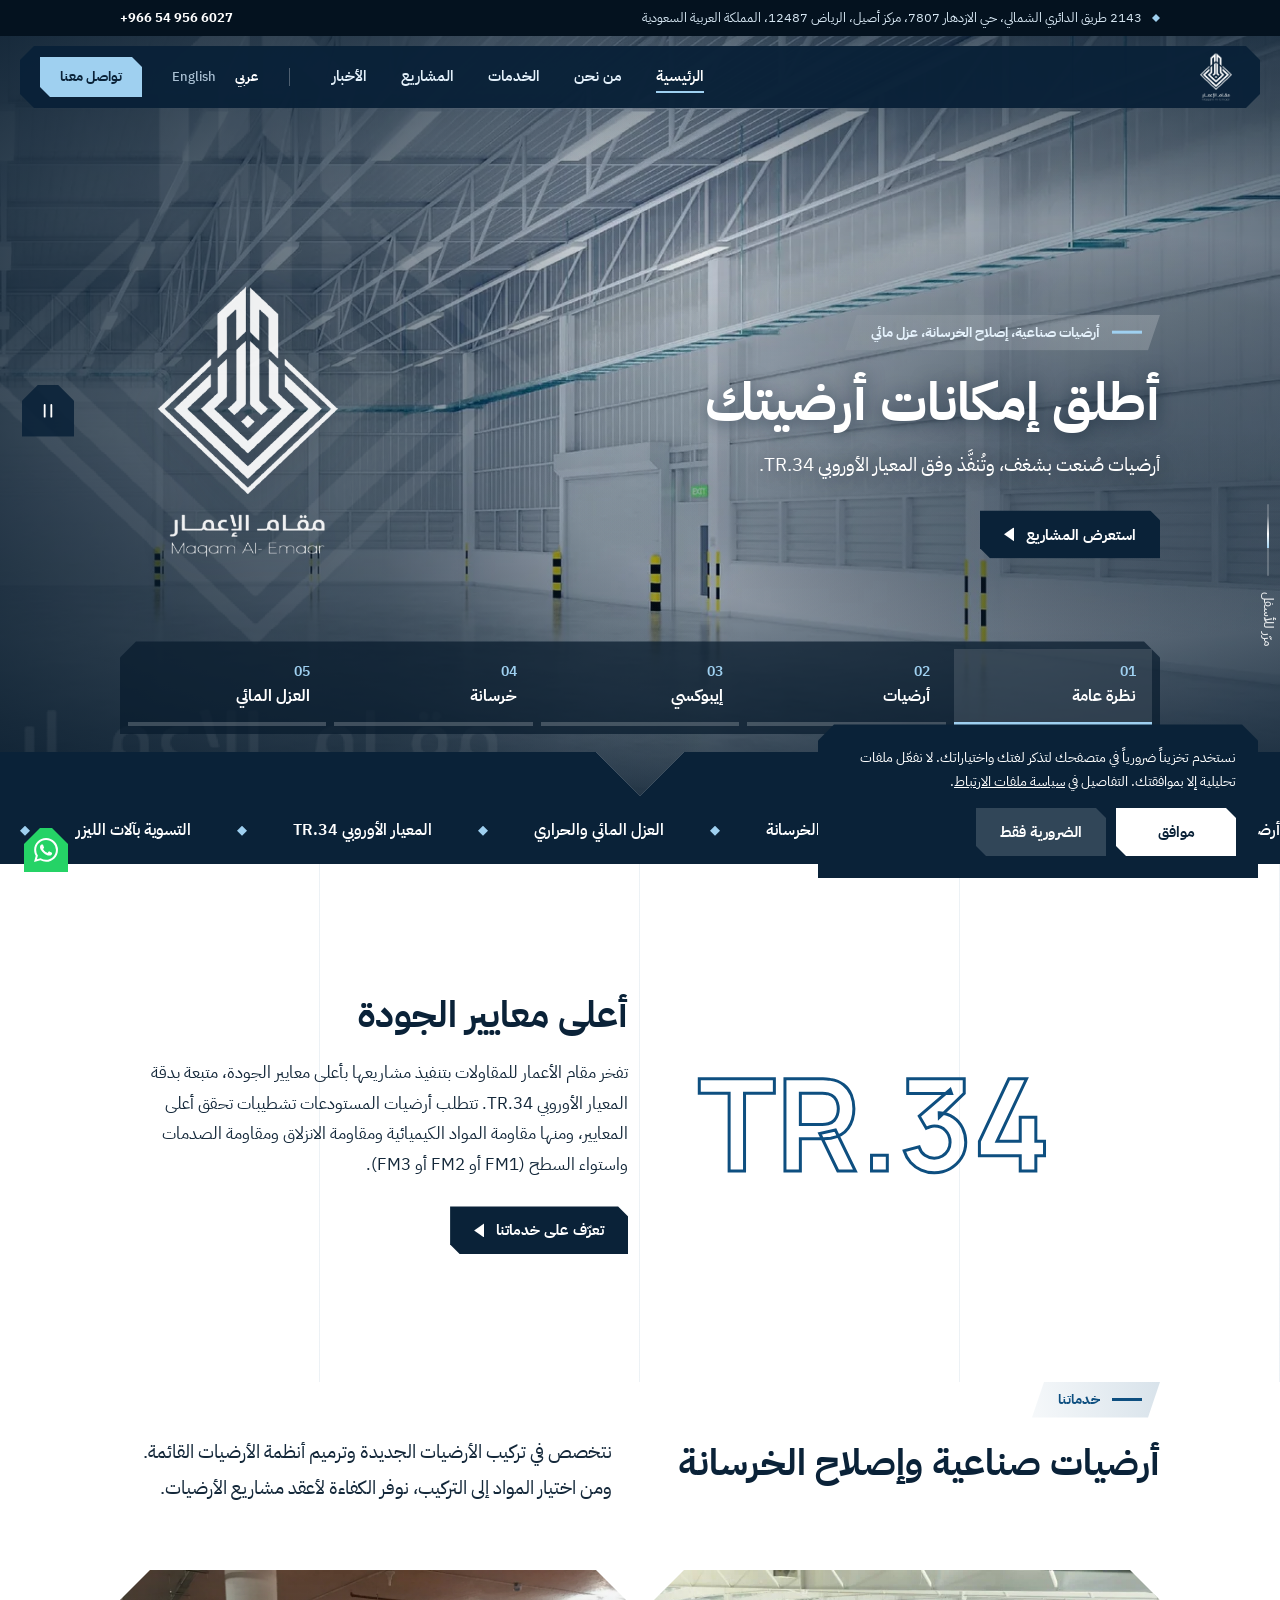
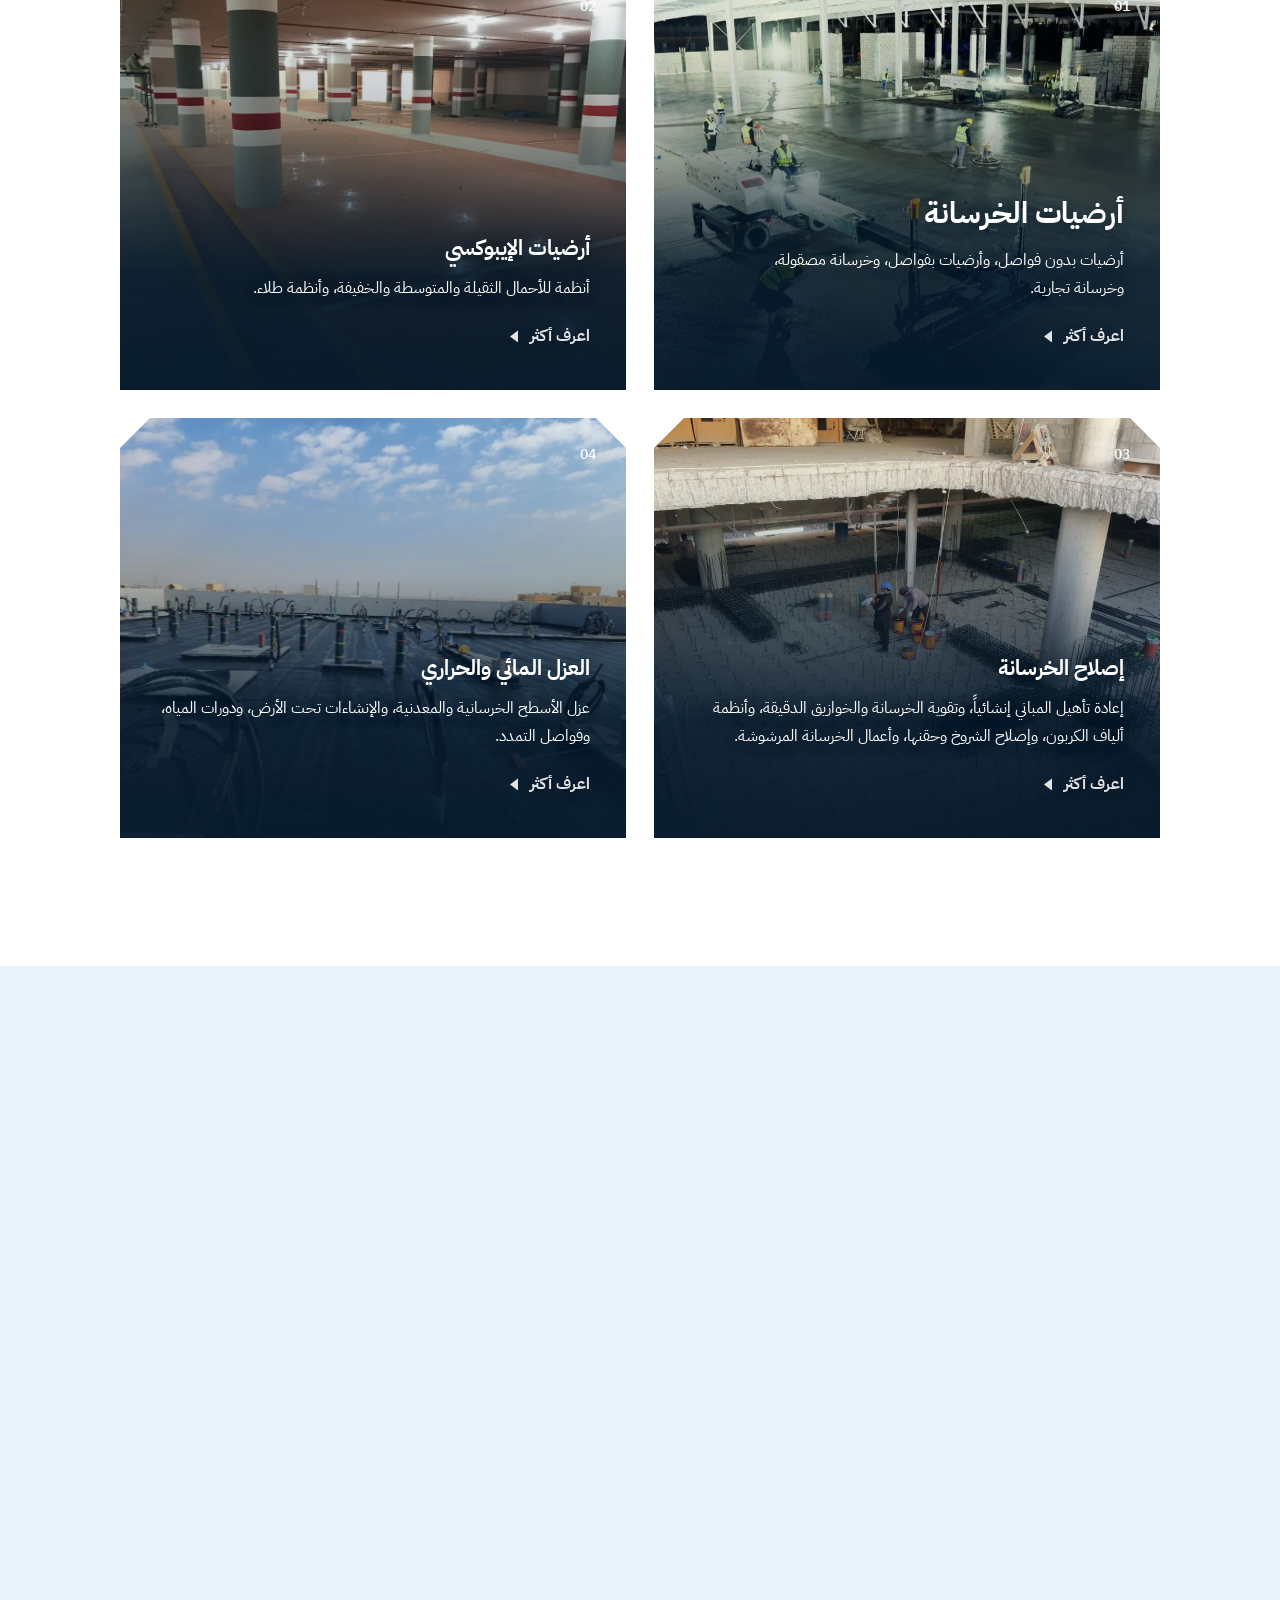
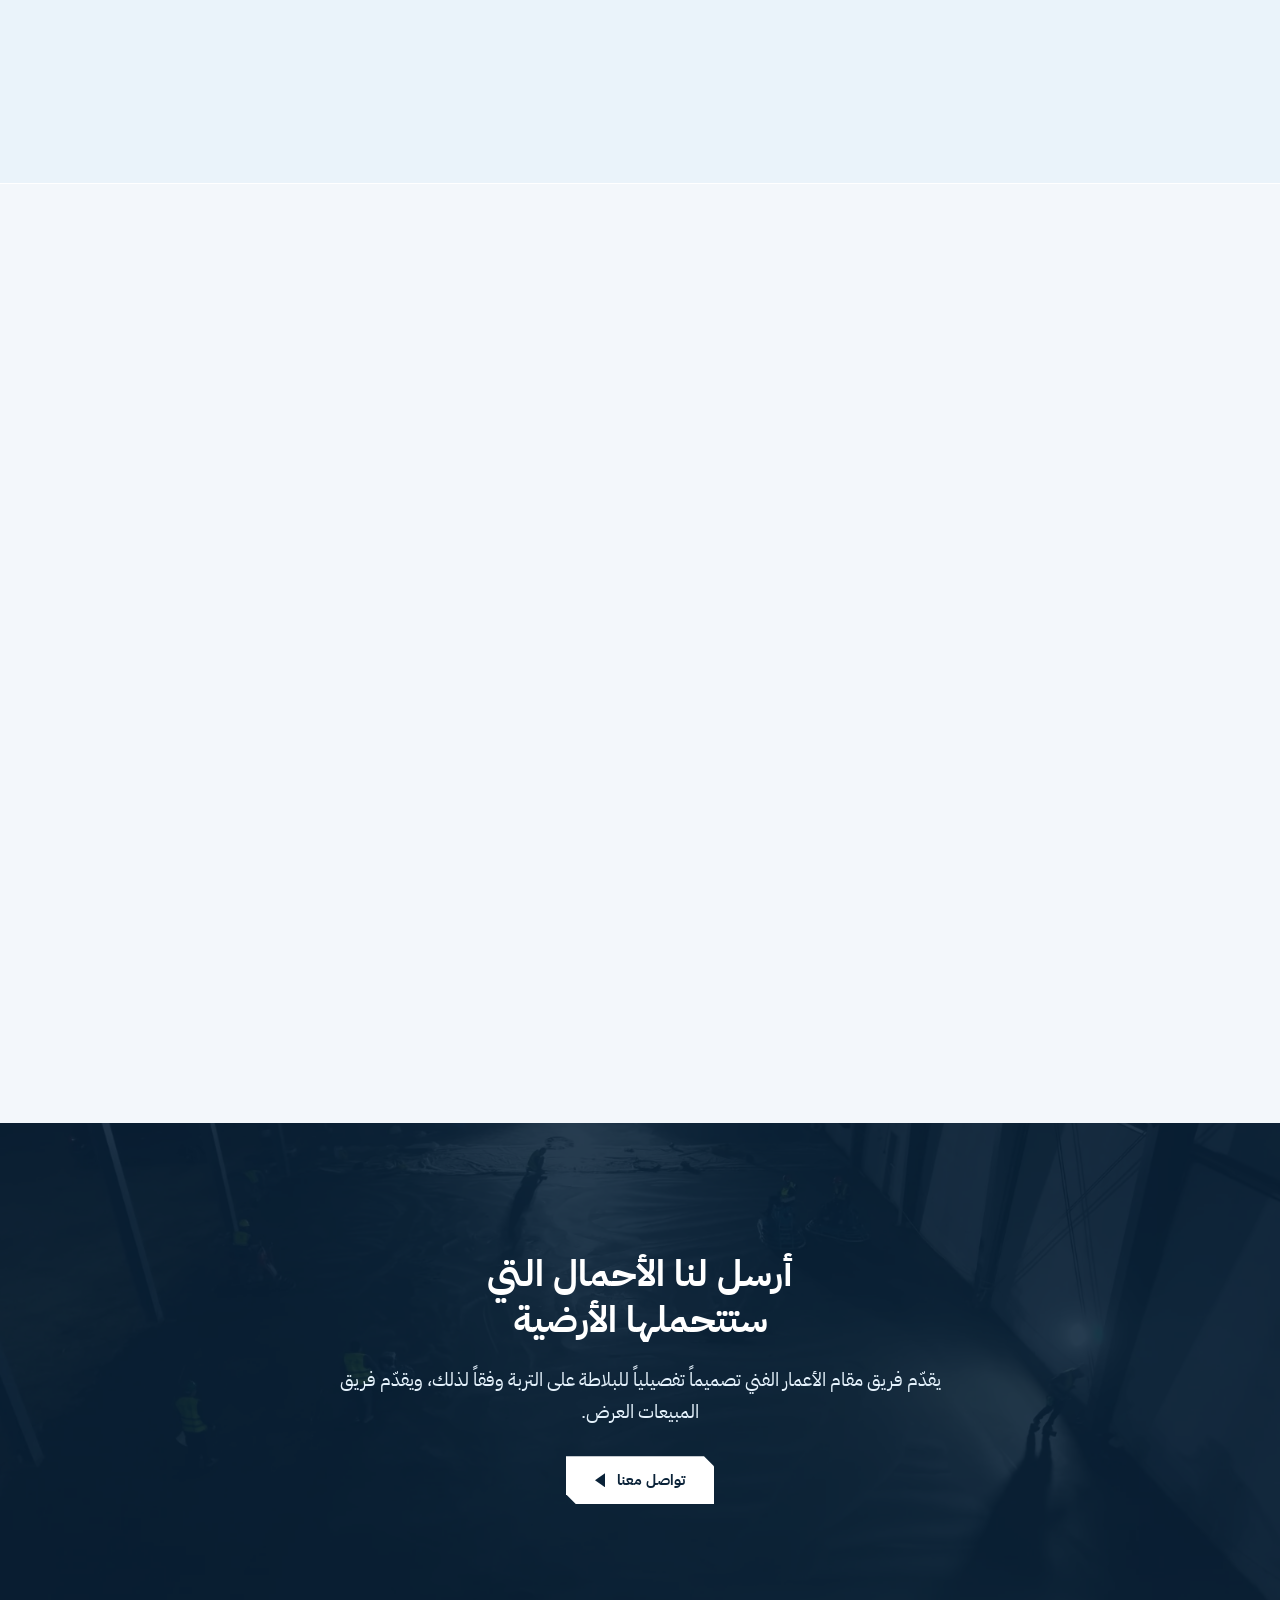
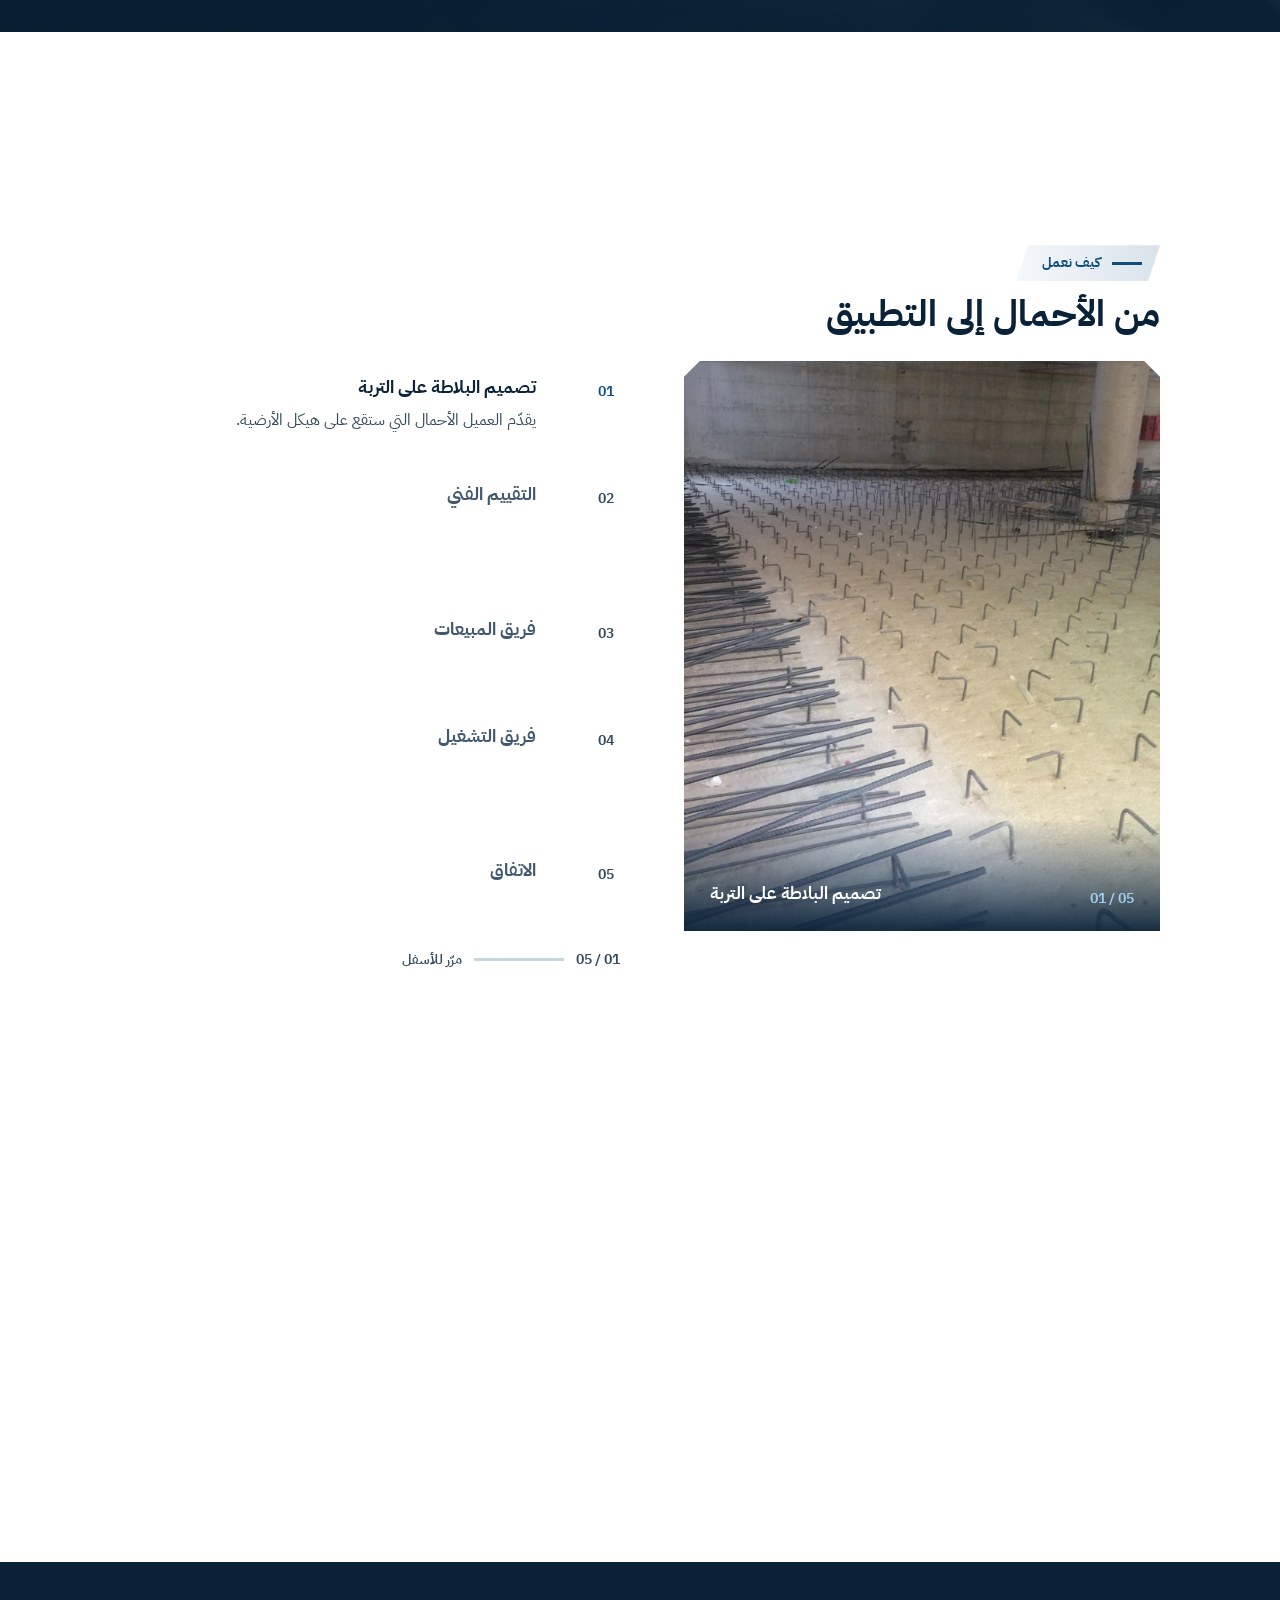
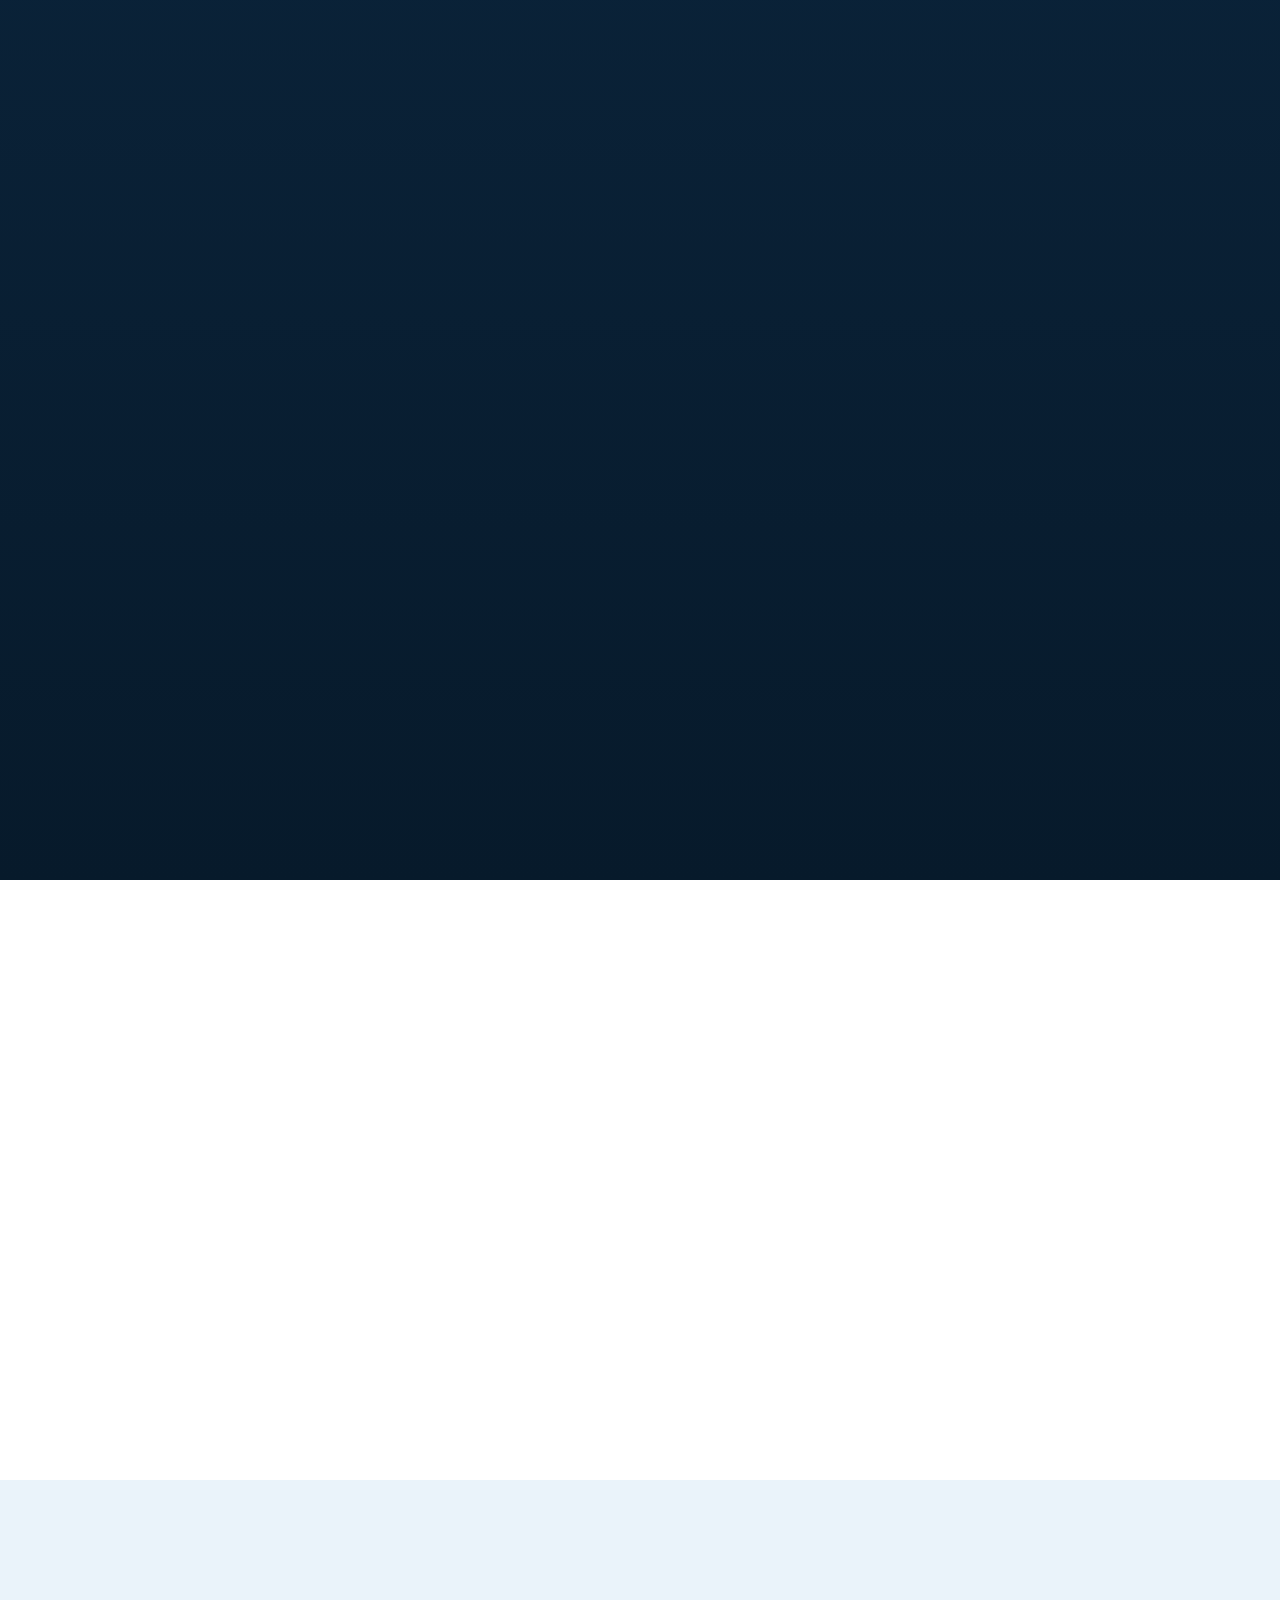
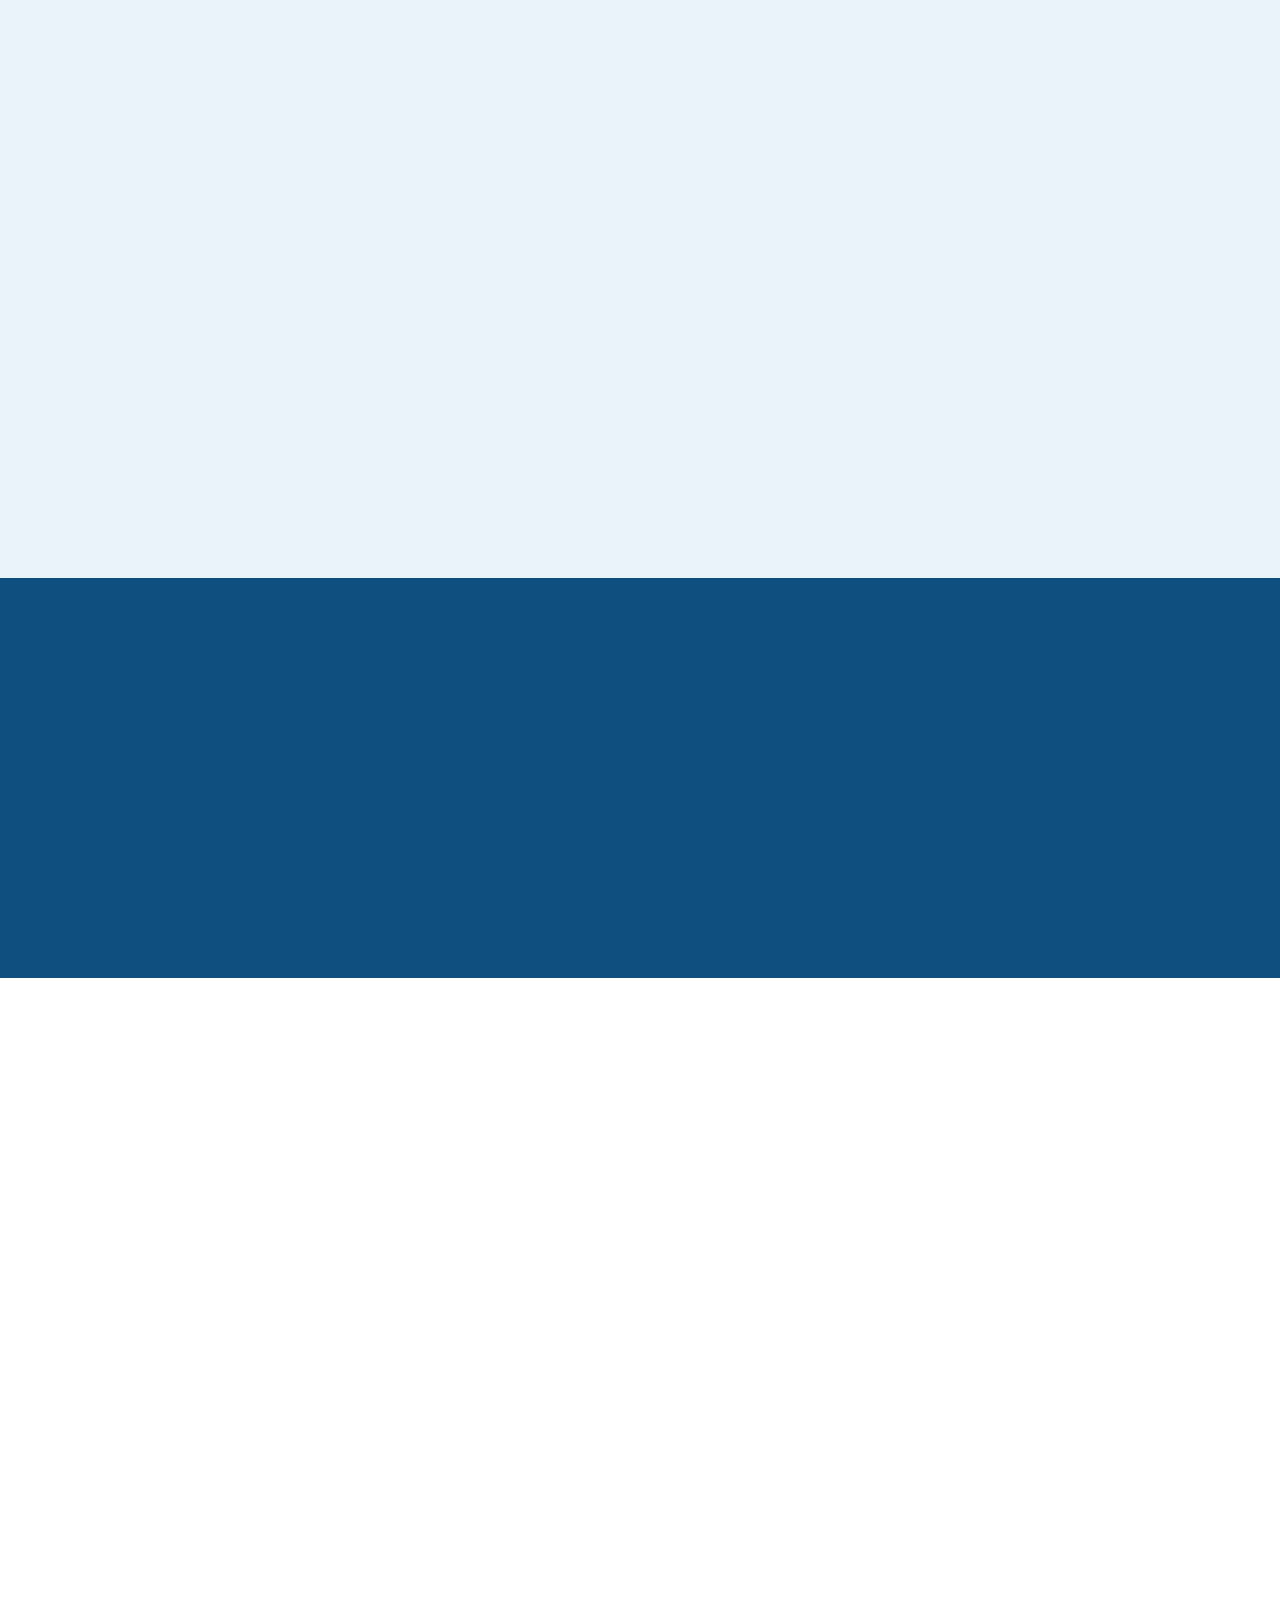
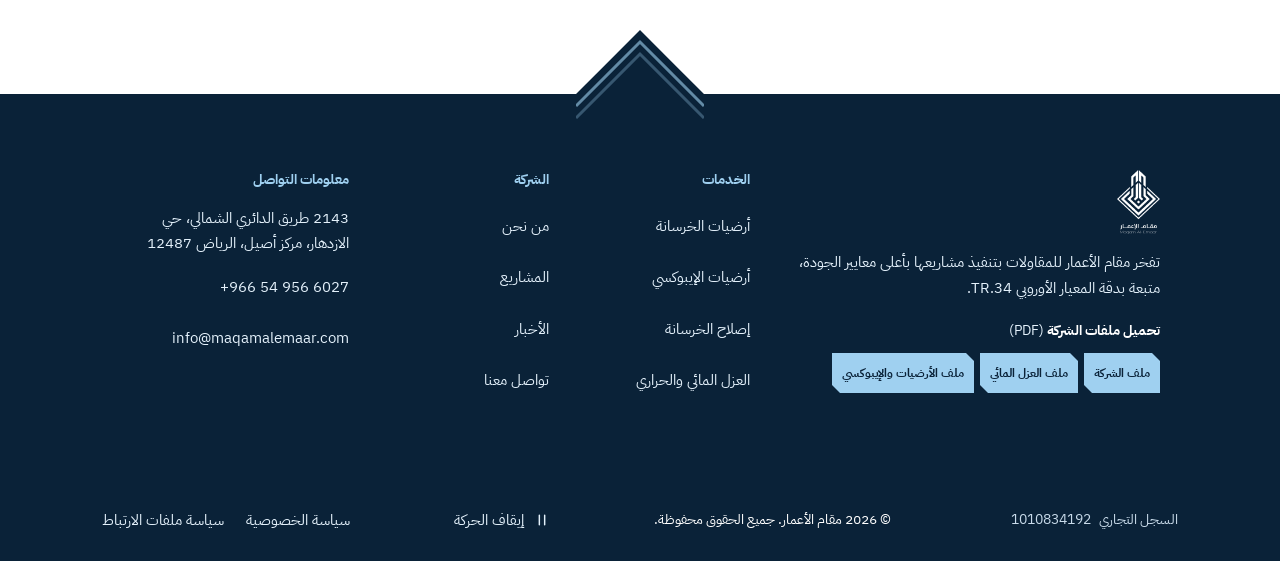
<file: index.html>
<!doctype html>
<html lang="ar" dir="rtl">
<head>
<meta charset="utf-8">
<meta name="viewport" content="width=device-width,initial-scale=1">
<title>مقام الأعمار | أرضيات صناعية وإصلاح الخرسانة وعزل مائي</title>
<meta name="description" content="مقام الأعمار للمقاولات: أرضيات خرسانية وإيبوكسي وإصلاح الخرسانة والعزل المائي والحراري، وفق المعيار الأوروبي TR.34، الرياض.">
<meta name="robots" content="noindex,nofollow">
<meta name="theme-color" content="#0a2238">
<link rel="canonical" href="https://www.maqamalemaar.com/">
<link rel="icon" href="favicon.ico" sizes="any">
<link rel="icon" type="image/png" sizes="32x32" href="assets/img/favicon-32.png">
<link rel="apple-touch-icon" href="assets/img/apple-touch-icon.png">
<link rel="manifest" href="site.webmanifest">
<meta property="og:type" content="website"><meta property="og:site_name" content="مقام الأعمار">
<meta property="og:title" content="مقام الأعمار | أرضيات صناعية وإصلاح الخرسانة"><meta property="og:description" content="مقام الأعمار للمقاولات: أرضيات خرسانية وإيبوكسي وإصلاح الخرسانة والعزل المائي والحراري، وفق المعيار الأوروبي TR.34، الرياض.">
<meta property="og:url" content="https://www.maqamalemaar.com/"><meta property="og:image" content="https://www.maqamalemaar.com/assets/img/og-image.jpg">
<meta property="og:image:width" content="1200"><meta property="og:image:height" content="630">
<meta property="og:image:alt" content="شعار مقام الأعمار فوق صورة مستودع بأرضية صناعية">
<meta property="og:locale" content="ar_SA"><meta property="og:locale:alternate" content="en_US">
<meta name="twitter:card" content="summary_large_image"><meta name="twitter:title" content="مقام الأعمار | أرضيات صناعية وإصلاح الخرسانة"><meta name="twitter:description" content="مقام الأعمار للمقاولات: أرضيات خرسانية وإيبوكسي وإصلاح الخرسانة والعزل المائي والحراري، وفق المعيار الأوروبي TR.34، الرياض."><meta name="twitter:image" content="https://www.maqamalemaar.com/assets/img/og-image.jpg"><meta name="twitter:image:alt" content="شعار مقام الأعمار فوق صورة مستودع بأرضية صناعية">
<script type="application/ld+json">{"@context": "https://schema.org", "@graph": [{"@type": ["GeneralContractor", "LocalBusiness"], "@id": "https://www.maqamalemaar.com/#org", "name": "مقام الأعمار", "legalName": "شركة مقام الأعمار للمقاولات شركة شخص واحد", "alternateName": "Maqam Al-Emaar", "url": "https://www.maqamalemaar.com/", "logo": "https://www.maqamalemaar.com/assets/img/icon-512.png", "image": "https://www.maqamalemaar.com/assets/img/og-image.jpg", "description": "مقام الأعمار للمقاولات: أرضيات خرسانية وإيبوكسي وإصلاح الخرسانة والعزل المائي والحراري، وفق المعيار الأوروبي TR.34، الرياض.", "email": "info@maqamalemaar.com", "telephone": "+966549566027", "address": {"@type": "PostalAddress", "streetAddress": "2143 Northern Ring Road, 7807 Al Izdihar Dist, Aseel Center", "addressLocality": "Riyadh", "postalCode": "12487", "addressCountry": "SA"}, "knowsAbout": ["Industrial flooring", "Concrete flooring", "Epoxy flooring", "Concrete repair", "Waterproofing", "Thermal insulation", "TR.34"], "hasOfferCatalog": {"@type": "OfferCatalog", "name": "الخدمات والأنشطة", "itemListElement": [{"@type": "Offer", "itemOffered": {"@type": "Service", "@id": "https://www.maqamalemaar.com/services.html#concrete", "name": "أرضيات الخرسانة", "alternateName": "Concrete flooring", "serviceType": "أرضيات الخرسانة", "url": "https://www.maqamalemaar.com/services.html#concrete", "areaServed": {"@type": "Country", "name": "Saudi Arabia"}}}, {"@type": "Offer", "itemOffered": {"@type": "Service", "@id": "https://www.maqamalemaar.com/services.html#resinous", "name": "أرضيات الإيبوكسي", "alternateName": "Epoxy flooring", "serviceType": "أرضيات الإيبوكسي", "url": "https://www.maqamalemaar.com/services.html#resinous", "areaServed": {"@type": "Country", "name": "Saudi Arabia"}}}, {"@type": "Offer", "itemOffered": {"@type": "Service", "@id": "https://www.maqamalemaar.com/services.html#repair", "name": "إصلاح الخرسانة", "alternateName": "Concrete repair", "serviceType": "إصلاح الخرسانة", "url": "https://www.maqamalemaar.com/services.html#repair", "areaServed": {"@type": "Country", "name": "Saudi Arabia"}}}, {"@type": "Offer", "itemOffered": {"@type": "Service", "@id": "https://www.maqamalemaar.com/services.html#waterproofing", "name": "العزل المائي والحراري", "alternateName": "Waterproofing and thermal insulation", "serviceType": "العزل المائي والحراري", "url": "https://www.maqamalemaar.com/services.html#waterproofing", "areaServed": {"@type": "Country", "name": "Saudi Arabia"}}}]}, "contactPoint": {"@type": "ContactPoint", "contactType": "customer service", "email": "info@maqamalemaar.com", "telephone": "+966549566027", "areaServed": "SA", "availableLanguage": ["ar", "en"]}, "areaServed": {"@type": "Country", "name": "Saudi Arabia"}, "hasMap": "https://maps.app.goo.gl/KTbtEdy7rDVpXieK8", "inLanguage": ["ar", "en"]}, {"@type": "WebSite", "@id": "https://www.maqamalemaar.com/#site", "url": "https://www.maqamalemaar.com/", "name": "مقام الأعمار", "inLanguage": ["ar", "en"], "publisher": {"@id": "https://www.maqamalemaar.com/#org"}}, {"@type": "WebPage", "@id": "https://www.maqamalemaar.com/#webpage", "url": "https://www.maqamalemaar.com/", "name": "مقام الأعمار | أرضيات صناعية وإصلاح الخرسانة وعزل مائي", "inLanguage": ["ar", "en"], "isPartOf": {"@id": "https://www.maqamalemaar.com/#site"}, "about": {"@id": "https://www.maqamalemaar.com/#org"}, "primaryImageOfPage": {"@type": "ImageObject", "url": "https://www.maqamalemaar.com/assets/img/og-image.jpg", "width": 1200, "height": 630}}]}</script>
<link rel="preload" as="image" href="assets/img/hero-warehouse.webp" fetchpriority="high">
<link rel="preconnect" href="https://fonts.googleapis.com"><link rel="preconnect" href="https://fonts.gstatic.com" crossorigin>
<link rel="preload" as="style" href="https://fonts.googleapis.com/css2?family=IBM+Plex+Sans+Arabic:wght@400;600;700&family=Manrope:wght@400;600;700&display=swap">
<link rel="stylesheet" href="https://fonts.googleapis.com/css2?family=IBM+Plex+Sans+Arabic:wght@400;600;700&family=Manrope:wght@400;600;700&display=swap" media="print" onload="this.media='all'">
<noscript><link rel="stylesheet" href="https://fonts.googleapis.com/css2?family=IBM+Plex+Sans+Arabic:wght@400;600;700&family=Manrope:wght@400;600;700&display=swap"></noscript>
<link rel="stylesheet" href="assets/css/site.css?v=100">
</head>
<body data-title-ar="مقام الأعمار | أرضيات صناعية وإصلاح الخرسانة وعزل مائي" data-title-en="Maqam Al-Emaar | Industrial Flooring, Concrete Repair and Waterproofing" data-desc-ar="مقام الأعمار للمقاولات: أرضيات خرسانية وإيبوكسي وإصلاح الخرسانة والعزل المائي والحراري، وفق المعيار الأوروبي TR.34، الرياض." data-desc-en="Maqam Al-Emaar Contracting: concrete and epoxy industrial flooring and concrete repair to the European code TR.34, Riyadh.">
<a class="skip" href="#main"><span class="ar">تخطَّ إلى المحتوى</span><span class="en">Skip to content</span></a>
<div id="pre" aria-hidden="true"><svg viewBox="0 0 420 460" aria-hidden="true"><path pathLength="1" d="M170 0V190M250 0V190"/><path pathLength="1" d="M0 200L210 400L420 200"/><path pathLength="1" d="M55 200L210 345L365 200"/><path pathLength="1" d="M110 200L210 290L310 200"/><path class="dm" d="M210 232L226 248L210 264L194 248Z"/></svg></div>
<div id="bar" aria-hidden="true"></div>
<div class="topstrip"><div class="wrap"><a class="ts-a" href="https://maps.app.goo.gl/KTbtEdy7rDVpXieK8" target="_blank" rel="noopener"><span class="ar">2143 طريق الدائري الشمالي، حي الازدهار 7807، مركز أصيل، الرياض 12487، المملكة العربية السعودية</span><span class="en">2143 Northern Ring Road, 7807 Al Izdihar Dist, Aseel Center, 12487 Riyadh, Saudi Arabia</span><span class="sr"><span class="ar">(يفتح الخريطة في نافذة جديدة)</span><span class="en">(opens the map in a new tab)</span></span></a><a class="ts-p" href="tel:+966549566027"><bdi dir="ltr">+966 54 956 6027</bdi></a></div></div>
<header id="hd">
  <div class="bar">
    <a class="logo" href="./" data-al="مقام الأعمار، الصفحة الرئيسية|Maqam Al-Emaar, home page"><img src="assets/img/logo-white.png" alt="" role="presentation" width="38" height="56"></a>
    <nav id="nav" data-al="القائمة الرئيسية|Main navigation"><a href="./" aria-current="page"><span class="ar">الرئيسية</span><span class="en">Home</span></a><a href="about.html"><span class="ar">من نحن</span><span class="en">About</span></a><a href="services.html"><span class="ar">الخدمات</span><span class="en">Services</span></a><a href="projects.html"><span class="ar">المشاريع</span><span class="en">Projects</span></a><a href="news.html"><span class="ar">الأخبار</span><span class="en">News</span></a></nav>
    <div class="tools">
      <div class="lg2" role="group" data-al="اللغة|Language"><button type="button" data-l="ar" lang="ar" aria-pressed="true">عربي</button><button type="button" data-l="en" lang="en" aria-pressed="false">English</button></div>
      <a class="cta" href="contact.html"><span class="ar">تواصل معنا</span><span class="en">Contact us</span></a>
      <button class="burger" type="button" data-al="القائمة|Menu" aria-controls="nav" aria-expanded="false"><i></i><i></i><i></i></button>
    </div>
  </div>
</header>
<main id="main" tabindex="-1">
<section class="hero" id="hero" aria-roledescription="carousel" data-al="الشرائح الرئيسية|Featured slides">
  <div class="sl on s1" role="group" aria-roledescription="slide" data-al="الشريحة 1 من 5|Slide 1 of 5"><div class="bg" style="background-image:url(assets/img/hero-warehouse.webp)"></div><span class="ghost" aria-hidden="true"></span>
    <div class="tx"><div class="wrap">
      <div class="hmark" aria-hidden="true"><img class="hlogo" src="assets/img/logo-white.png" alt="" width="591" height="887" fetchpriority="high"></div>
      <span class="chip dk"><span class="ar">أرضيات صناعية، إصلاح الخرسانة، عزل مائي</span><span class="en">Industrial flooring, concrete repair, waterproofing</span></span>
      <h1><span class="sr"><span class="ar">مقام الأعمار للمقاولات: أرضيات صناعية وإصلاح الخرسانة وعزل مائي في الرياض. </span><span class="en">Maqam Al-Emaar Contracting: industrial flooring, concrete repair and waterproofing in Riyadh. </span></span><span class="ar">أطلق إمكانات أرضيتك</span><span class="en">Unleash your floor’s potential</span></h1>
      <p><span class="ar">أرضيات صُنعت بشغف، وتُنفَّذ وفق المعيار الأوروبي TR.34.</span><span class="en">Floors crafted with passion, delivered to the European code TR.34.</span></p>
      <a class="btn " href="projects.html"><span class="ar">استعرض المشاريع</span><span class="en">View projects</span><svg viewBox="0 0 24 24" aria-hidden="true"><path d="M5 12h14M13 6l6 6-6 6"/></svg></a>
    </div></div></div>
  <div class="sl" role="group" aria-roledescription="slide" aria-hidden="true" data-al="الشريحة 2 من 5|Slide 2 of 5"><div class="bg" data-bg="assets/img/laser-screed.webp"></div>
    <div class="tx"><div class="wrap">
      <p class="h"><span class="ar">ماكينات التسوية بالليزر المتطورة</span><span class="en">Advanced laser screeding machines</span></p>
      <p><span class="ar">أرضيات بدون فواصل وبفواصل، وخرسانة مصقولة وتجارية.</span><span class="en">Jointless, jointed, polished and commercial concrete flooring.</span></p>
      <a class="btn " href="services.html#concrete"><span class="ar">اعرف أكثر</span><span class="en">Learn more</span><svg viewBox="0 0 24 24" aria-hidden="true"><path d="M5 12h14M13 6l6 6-6 6"/></svg></a>
    </div></div></div>
  <div class="sl" role="group" aria-roledescription="slide" aria-hidden="true" data-al="الشريحة 3 من 5|Slide 3 of 5"><div class="bg" data-bg="assets/img/hero-epoxy.webp"></div>
    <div class="tx"><div class="wrap">
      <p class="h"><span class="ar">حلول أرضيات الإيبوكسي</span><span class="en">Epoxy flooring solution</span></p>
      <p><span class="ar">أنظمة للأحمال الثقيلة والمتوسطة والخفيفة، وأنظمة طلاء.</span><span class="en">Heavy duty, medium to light traffic and coating systems.</span></p>
      <a class="btn " href="services.html#resinous"><span class="ar">اعرف أكثر</span><span class="en">Learn more</span><svg viewBox="0 0 24 24" aria-hidden="true"><path d="M5 12h14M13 6l6 6-6 6"/></svg></a>
    </div></div></div>
  <div class="sl" role="group" aria-roledescription="slide" aria-hidden="true" data-al="الشريحة 4 من 5|Slide 4 of 5"><div class="bg" data-bg="assets/img/hero-repair.webp"></div>
    <div class="tx"><div class="wrap">
      <p class="h"><span class="ar">متخصصون في جميع أعمال إصلاح الخرسانة</span><span class="en">Specialized in all kinds of concrete repair</span></p>
      <p><span class="ar">فريق إصلاح معتمد يضم مهندساً معتمداً ذا خبرة (قائد الفريق) وفريق فنيين.</span><span class="en">A certified team of an experienced certified engineer (Team Leader) and technicians.</span></p>
      <a class="btn " href="services.html#repair"><span class="ar">اعرف أكثر</span><span class="en">Learn more</span><svg viewBox="0 0 24 24" aria-hidden="true"><path d="M5 12h14M13 6l6 6-6 6"/></svg></a>
    </div></div></div>
  <div class="sl" role="group" aria-roledescription="slide" aria-hidden="true" data-al="الشريحة 5 من 5|Slide 5 of 5"><div class="bg" data-bg="assets/img/wp/wp-cover.webp"></div>
    <div class="tx"><div class="wrap">
      <p class="h"><span class="ar">مركّب معتمد للعزل المائي</span><span class="en">Approved waterproofing applicator</span></p>
      <p><span class="ar">أسطح وإنشاءات تحت الأرض ودورات المياه وفواصل التمدد.</span><span class="en">Roofs, underground structures, bathrooms and expansion joints.</span></p>
      <a class="btn " href="services.html#waterproofing"><span class="ar">اعرف أكثر</span><span class="en">Learn more</span></a>
    </div></div></div>
  <div class="ctl"><button id="hp" type="button" aria-pressed="false" data-al="إيقاف العرض التلقائي|Pause slideshow"><svg viewBox="0 0 24 24" id="hpi" aria-hidden="true"><path d="M8 5v14M16 5v14"/></svg></button></div>
  <div class="scroll" aria-hidden="true"><span class="ar">مرّر للأسفل</span><span class="en">Scroll</span></div>
  <div class="nav4"><div class="wrap"><div class="g" role="group" data-al="اختيار الشريحة|Choose slide">
    <button class="tb on" type="button" aria-current="true"><small>01</small><b><span class="ar">نظرة عامة</span><span class="en">Overview</span></b><i></i></button>
    <button class="tb" type="button"><small>02</small><b><span class="ar">أرضيات</span><span class="en">Flooring</span></b><i></i></button>
    <button class="tb" type="button"><small>03</small><b><span class="ar">إيبوكسي</span><span class="en">Epoxy</span></b><i></i></button>
    <button class="tb" type="button"><small>04</small><b><span class="ar">خرسانة</span><span class="en">Concrete</span></b><i></i></button>
      <button class="tb" type="button"><small>05</small><b><span class="ar">العزل المائي</span><span class="en">Waterproofing</span></b><i></i></button>
  </div></div></div>
</section>
<div class="tick" aria-hidden="true"><div class="tr" id="tick"></div></div>
<section class="intro lines"><div class="wrap">
  <div class="rv"><div class="big" aria-hidden="true">TR.34</div></div>
  <div class="rv">
    <h2 class="t"><span class="ar">أعلى معايير الجودة</span><span class="en">The highest quality standards</span></h2>
    <p class="sub"><span class="ar">تفخر مقام الأعمار للمقاولات بتنفيذ مشاريعها بأعلى معايير الجودة، متبعة بدقة المعيار الأوروبي TR.34. تتطلب أرضيات المستودعات تشطيبات تحقق أعلى المعايير، ومنها مقاومة المواد الكيميائية ومقاومة الانزلاق ومقاومة الصدمات واستواء السطح (FM1 أو FM2 أو FM3).</span><span class="en">Maqam Al-Emaar Contracting prides itself on delivering projects to the highest quality standards by meticulously following the European code TR.34. Warehouse flooring requires finishes that follow the highest standards, which include chemical resistance, slip resistance, impact resistance and flatness (FM1, FM2 or FM3).</span></p>
    <a class="btn " href="services.html"><span class="ar">تعرّف على خدماتنا</span><span class="en">Explore our services</span><svg viewBox="0 0 24 24" aria-hidden="true"><path d="M5 12h14M13 6l6 6-6 6"/></svg></a>
  </div>
</div></section>
<section class="svc"><div class="wrap">
  <div class="hd rv"><div><span class="chip"><span class="ar">خدماتنا</span><span class="en">OUR SERVICES</span></span><h2 class="t"><span class="ar">أرضيات صناعية وإصلاح الخرسانة</span><span class="en">Industrial flooring and concrete repair</span></h2></div>
  <p class="sub"><span class="ar">نتخصص في تركيب الأرضيات الجديدة وترميم أنظمة الأرضيات القائمة. ومن اختيار المواد إلى التركيب، نوفر الكفاءة لأعقد مشاريع الأرضيات.</span><span class="en">We specialize in both the installation of new flooring and the restoration of existing flooring systems. From the selection of materials to installation, we provide efficiency to the most complex flooring projects.</span></p></div>
  <div class="bento">
    <a class="bc rv " style="--d:0s" href="services.html#concrete"><img src="assets/img/laser-screed.webp" alt="تسوية الخرسانة بماكينة الليزر" loading="lazy" width="1280" height="720"><span class="n" aria-hidden="true">01</span><div class="bd"><h3><span class="ar">أرضيات الخرسانة</span><span class="en">Concrete flooring</span></h3><p><span class="ar">أرضيات بدون فواصل، وأرضيات بفواصل، وخرسانة مصقولة، وخرسانة تجارية.</span><span class="en">Jointless, jointed, polished and commercial concrete flooring.</span></p><span class="go"><span class="ar">اعرف أكثر</span><span class="en">Learn more</span></span></div></a>
    <a class="bc rv " style="--d:.1s" href="services.html#resinous"><img src="assets/img/c46-c.webp" alt="أرضية إيبوكسي في موقف سيارات" loading="lazy" width="1210" height="908"><span class="n" aria-hidden="true">02</span><div class="bd"><h3><span class="ar">أرضيات الإيبوكسي</span><span class="en">Epoxy flooring</span></h3><p><span class="ar">أنظمة للأحمال الثقيلة والمتوسطة والخفيفة، وأنظمة طلاء.</span><span class="en">Heavy duty, medium to light traffic and coating systems.</span></p><span class="go"><span class="ar">اعرف أكثر</span><span class="en">Learn more</span></span></div></a>
    <a class="bc rv " style="--d:.2s" href="services.html#repair"><img src="assets/img/c48-c.webp" alt="أعمال إصلاح الخرسانة" loading="lazy" width="980" height="735"><span class="n" aria-hidden="true">03</span><div class="bd"><h3><span class="ar">إصلاح الخرسانة</span><span class="en">Concrete repair</span></h3><p><span class="ar">إعادة تأهيل المباني إنشائياً، وتقوية الخرسانة والخوازيق الدقيقة، وأنظمة ألياف الكربون، وإصلاح الشروخ وحقنها، وأعمال الخرسانة المرشوشة.</span><span class="en">Building structural rehabilitation, concrete strengthening and micro piling, carbon fiber supporting systems, cracks repairing and injection, shot-crete work.</span></p><span class="go"><span class="ar">اعرف أكثر</span><span class="en">Learn more</span></span></div></a>
  <a class="bc rv " style="--d:.3s" href="services.html#waterproofing"><img src="assets/img/wp/wp-cover.webp" alt="أغشية عزل مائي على سطح مبنى" loading="lazy" width="1200" height="900"><span class="n" aria-hidden="true">04</span><div class="bd"><h3><span class="ar">العزل المائي والحراري</span><span class="en">Waterproofing and thermal insulation</span></h3><p><span class="ar">عزل الأسطح الخرسانية والمعدنية، والإنشاءات تحت الأرض، ودورات المياه، وفواصل التمدد.</span><span class="en">Waterproofing of concrete and metal roofs, underground structures, bathrooms and expansion joints.</span></p><span class="go"><span class="ar">اعرف أكثر</span><span class="en">Learn more</span></span></div></a>
  </div>
</div></section>
<section class="who"><div class="wrap">
  <div class="ph rv">
    <div class="main"><img src="assets/img/c39-b.webp" alt="فريق مقام الأعمار أثناء العمل على تسوية الخرسانة" loading="lazy" width="1024" height="576"></div>
    <div class="fl a"><b data-n="87">87</b><span class="ar">مشروعاً في قائمة المشاريع</span><span class="en">PROJECTS IN THE LIST</span></div>
    <div class="fl b"><b>TR.34</b><span class="ar">المعيار الأوروبي</span><span class="en">EUROPEAN CODE</span></div>
    <div class="fl c"><b>ACI</b><span class="ar">شهادات الفريق</span><span class="en">TEAM CERTIFICATIONS</span></div>
  </div>
  <div class="rv">
    <span class="chip"><span class="ar">من نحن</span><span class="en">ABOUT US</span></span>
    <h2 class="t"><span class="ar">مقام الأعمار</span><span class="en">Maqam Al-Emaar</span></h2>
    <p class="sub"><span class="ar">تتخصص مقام الأعمار في التصميم الدقيق لبلاطات الخرسانة، بما يوفر الوقت والتكلفة مع ضمان جودة لا تشوبها شائبة.</span><span class="en">Maqam Al-Emaar specializes in the intricate design of concrete slabs, offering time and cost saving while ensuring impeccable quality.</span></p>
    <ul class="tk">
      <li><span class="ar">شراكات استراتيجية مع كبار الموردين في قطاع الأرضيات تتيح لنا الوصول إلى أدوات ومواد إنشائية متفوقة.</span><span class="en">Strategic partnerships with prominent suppliers in the flooring sector grant us access to superior construction tools and materials.</span></li>
      <li><span class="ar">معرفة وخبرة واسعتان في الأرضيات الصناعية، بحلول تلبي احتياجاتك بأسعار تنافسية.</span><span class="en">Immense knowledge and experience in industrial flooring, with solutions that meet your needs at competitive prices.</span></li>
      <li><span class="ar">نتبع بدقة المعيار الأوروبي TR.34.</span><span class="en">We meticulously follow the European code TR.34.</span></li>
    <li><span class="ar">مركّب معتمد لأنظمة العزل المائي من «عوازل» ومن هنكل بوليبيت.</span><span class="en">An approved applicator of waterproofing systems from AWAZEL and Henkel Polybit.</span></li>
    </ul>
    <a class="btn " href="about.html"><span class="ar">تعرّف علينا</span><span class="en">Get to know us</span><svg viewBox="0 0 24 24" aria-hidden="true"><path d="M5 12h14M13 6l6 6-6 6"/></svg></a>
  </div>
</div></section>
<section class="sys"><div class="wrap">
  <div class="hd rv"><span class="chip"><span class="ar">ما نقدّمه</span><span class="en">WHAT WE OFFER</span></span><h2 class="t"><span class="ar">أنواع الأرضيات والخدمات</span><span class="en">Types of flooring and services</span></h2></div>
  <div class="sysp rv">
    <div class="stabs" role="tablist" data-al="أنواع الأنظمة|System types">
      <button type="button" role="tab" id="tab0" aria-controls="pane0" aria-selected="true"><span class="ar">أرضيات الخرسانة</span><span class="en">Concrete flooring</span></button>
      <button type="button" role="tab" id="tab1" aria-controls="pane1" aria-selected="false" tabindex="-1"><span class="ar">أرضيات الإيبوكسي</span><span class="en">Epoxy flooring</span></button>
      <button type="button" role="tab" id="tab2" aria-controls="pane2" aria-selected="false" tabindex="-1"><span class="ar">إصلاح الخرسانة</span><span class="en">Concrete repair</span></button>
      <button type="button" role="tab" id="tab3" aria-controls="pane3" aria-selected="false" tabindex="-1"><span class="ar">العزل المائي والحراري</span><span class="en">Waterproofing and thermal insulation</span></button>
      <span class="ind" aria-hidden="true"></span>
    </div>
    <div class="pane on" role="tabpanel" id="pane0" aria-labelledby="tab0">
      <div class="it"><b class="no">01</b><h3><span class="ar">أرضية بدون فواصل</span><span class="en">Jointless flooring system</span></h3><p><span class="ar">أرضية متصلة بلا حواف قطع، حيث تحدث عادةً 90% إلى 95% من مشكلات أرضيات المستودعات والمصانع الخرسانية. سطح نظيف بلا مشكلات تلوث أو تكاليف صيانة عالية، مع خفض تكلفة حديد التسليح بنسبة 10% إلى 20% وزمن تركيب الشبك. تُسلَّح بألياف فولاذية للأحمال العالية، أو بخليط من الألياف الدقيقة والفولاذية. للمستودعات ومنشآت الإنتاج.</span><span class="en">A seamless floor with no saw cut edges, where typically 90%-95% of the problems in warehouse or manufacturing concrete floors occur. A clean uninterrupted surface with no contamination problems or high maintenance costs, reducing the steel cost by 10%-20% and the time to set the steel mesh up. Reinforced using steel fiber for high traffic/loads, or a mix of micro-fiber and steel fiber. For warehouses and production facilities with hygiene requirements.</span></p></div><div class="it"><b class="no">02</b><h3><span class="ar">أرضية بفواصل</span><span class="en">Jointed flooring system</span></h3><p><span class="ar">النظام الأكثر اختباراً وموثوقية، ومتعدد الاستخدامات. بطرق بناء سليمة تدوم الأرضية دون صيانة متكررة أو توقف عن العمل. تصنّع الشركة ملحقاتها بنفسها، ومنها المفتاح المدرّع ووصلات التمدد. تُسلَّح بألياف فولاذية للأحمال العالية أو بألياف دقيقة للأحمال المنخفضة. للمستودعات ومواقف السيارات وأرضيات التصنيع.</span><span class="en">The most tried and tested concrete flooring system, reliable and versatile. Proper construction methods ensure the floor lasts long without frequent maintenance and work stoppage. The company manufactures its own accessories including armored key and expansion joints. Reinforced with steel fiber for high traffic/loads or microfiber for low traffic/loads. For warehouses, parking areas and manufacturing floors.</span></p></div><div class="it"><b class="no">03</b><h3><span class="ar">خرسانة مصقولة</span><span class="en">Polished concrete flooring</span></h3><p><span class="ar">بديل موثوق وقليل الصيانة لمن يبحث عن حل متين. ازدادت شعبيته في المنشآت التجارية والصناعية والسكنية لتنوعه ومتانته.</span><span class="en">A reliable and low-maintenance flooring alternative for those seeking a durable solution. Its versatility and sturdiness have contributed to its growing popularity among commercial, industrial and residential facilities.</span></p></div><div class="it"><b class="no">04</b><h3><span class="ar">خرسانة تجارية</span><span class="en">Commercial concrete flooring</span></h3><p><span class="ar">تجديد أسطح الخرسانة بتقنيات الختم والتلوين والتلميع. مناسب لمشاريع التجزئة والمشاريع التجارية مثل المكاتب والصالونات والمطاعم ومباني التجزئة.</span><span class="en">Resurfacing concrete floors with stamping, staining and polishing techniques. Ideal for retail or commercial projects such as offices, salons, restaurants and retail buildings.</span></p></div>
    </div>
    <div class="pane" role="tabpanel" id="pane1" aria-labelledby="tab1">
      <div class="it"><b class="no">01</b><h3><span class="ar">أنظمة الأحمال الثقيلة</span><span class="en">Heavy duty flooring system</span></h3><p><span class="ar">حركة ثقيلة وصدمات، ورافعات شوكية مستمرة وعربات بعجلات بلاستيكية صلبة. سماكة من 4 إلى 12 مم، ودرجة حرارة من -30 إلى 130 مئوية، ومقاومة ضغط عالية جداً تصل إلى 105 نيوتن/مم²، ومقاومة كيميائية عالية جداً. لمناطق الإنتاج والمخازن المبردة. الأنظمة المفضلة: U-Crete وPurcem وأنظمة الديكور الأكريليكية.</span><span class="en">Heavily loaded traffic and impact, constant forklift traffic and hard plastic-wheeled trolleys. Thickness from 4 mm up to 12 mm, temperature between -30 C and 130 C, very high compressive strength up to 105 N/mm2 and very high chemical resistance. For production areas and cold stores. Preferred systems: U-Crete, Purcem and acrylic décor systems.</span></p></div><div class="it"><b class="no">02</b><h3><span class="ar">أنظمة الأحمال المتوسطة والخفيفة</span><span class="en">Medium to light traffic flooring system</span></h3><p><span class="ar">حركة مشاة منتظمة ورافعات شوكية متكررة وعربات بعجلات بلاستيكية أحياناً. سماكة من 1 إلى 4 مم، ودرجة حرارة من -5 إلى 70 مئوية، ومقاومة ضغط متوسطة تصل إلى 60 نيوتن/مم²، ومقاومة كيميائية متوسطة. للصيدليات ومناطق الخدمات اللوجستية. الأنظمة المفضلة: أنظمة الإيبوكسي الديكور، والإيبوكسي ذاتي التسوية، والبولي يوريثان ذاتي التسوية.</span><span class="en">Regular foot traffic, frequent forklift traffic and occasional hard plastic-wheeled trolleys. Thickness from 1 mm up to 4 mm, temperature between -5 C and 70 C, medium compressive strength up to 60 N/mm2 and medium chemical resistance. For pharmacies and logistics areas. Preferred systems: epoxy décor, epoxy self-leveling and P.U. self-leveling systems.</span></p></div><div class="it"><b class="no">03</b><h3><span class="ar">أنظمة الطلاء</span><span class="en">Coating system</span></h3><p><span class="ar">حركة مشاة خفيفة ومركبات بإطارات مطاطية أحياناً. سماكة أكبر من 1 مم، ودرجة حرارة من 0 إلى 60 مئوية، ومقاومة ضغط مماثلة للأساس، ومقاومة كيميائية منخفضة. لمواقف السيارات. الأنظمة: مانع التسرب للأرضيات، وطلاء الأرضيات، وطلاء الأرضيات عالي السماكة.</span><span class="en">Light foot traffic and occasional rubber tired vehicles. Thickness above 1 mm, temperature between 0 C and 60 C, compressive strength the same as the substrate and low chemical resistance. For car parking areas. Systems: floor seal, floor coating and high build floor coating.</span></p></div>
    </div>
    <div class="pane" role="tabpanel" id="pane2" aria-labelledby="tab2">
      <div class="note"><p><span class="ar">نتخصص في جميع أنواع أعمال إصلاح الخرسانة، ولدينا الخبرة في إنشاء المنشآت الخرسانية وصيانتها وإصلاحها مثل خزانات المياه والأنفاق والأساسات والجسور والمدارج والصوامع وحمامات السباحة والأعمدة والكمرات. تتضمن العملية الحقن بالمونة وحقن الشروخ واللياسة والتقوية بألياف الكربون والتغليف والخرسانة المرشوشة.</span><span class="en">We are specialized in all kinds of concrete repair activities and have the experience in the construction, maintenance and repair of concrete structures such as water tanks, tunnels, foundations, bridges, runways, silos, swimming pools, columns and beams. The procedure includes grouting, injection of cracks, plastering, carbon fiber reinforcement, concrete strengthening and jacketing as well as shot-creting.</span></p></div>
      <div class="it"><b class="no">01</b><h3><span class="ar">إعادة تأهيل المباني إنشائياً</span><span class="en">Building structural rehabilitation</span></h3></div><div class="it"><b class="no">02</b><h3><span class="ar">تقوية الخرسانة والخوازيق الدقيقة</span><span class="en">Concrete strengthening and micro piling</span></h3></div><div class="it"><b class="no">03</b><h3><span class="ar">أنظمة دعم ألياف الكربون</span><span class="en">Carbon fiber supporting systems</span></h3></div><div class="it"><b class="no">04</b><h3><span class="ar">إصلاح الشروخ وحقنها</span><span class="en">Cracks repairing and injection</span></h3></div><div class="it"><b class="no">05</b><h3><span class="ar">أعمال الخرسانة المرشوشة</span><span class="en">Shot-crete work</span></h3></div>
    </div>
    <div class="pane" role="tabpanel" id="pane3" aria-labelledby="tab3">
      <div class="it"><b class="no">01</b><h3><span class="ar">الإنشاءات تحت الأرض</span><span class="en">Underground structures</span></h3><p><span class="ar">العزل المائي للإنشاءات تحت الأرض من الخارج، وتشمل الأقبية والأنفاق والخزانات الأرضية والمسابح والمناهل.</span><span class="en">External waterproofing systems for underground structures including basements, tunnels, underground water tanks, swimming pools and manholes.</span></p></div><div class="it"><b class="no">02</b><h3><span class="ar">الأسطح الخرسانية</span><span class="en">Concrete roofs</span></h3><p><span class="ar">العزل المائي للأسطح الخرسانية للمباني العامة والفلل الخاصة.</span><span class="en">Waterproofing systems for concrete roofs of public buildings and private villas.</span></p></div><div class="it"><b class="no">03</b><h3><span class="ar">الأسطح المعدنية</span><span class="en">Metal decks</span></h3><p><span class="ar">العزل المائي للأسطح المعدنية للمصانع والمستودعات وغيرها.</span><span class="en">Waterproofing systems for metal decks of factories, warehouses and others.</span></p></div><div class="it"><b class="no">04</b><h3><span class="ar">دورات المياه والمطابخ والبلكونات</span><span class="en">Bathrooms, kitchens and terraces</span></h3><p><span class="ar">العزل المائي لدورات المياه والمطابخ والبلكونات.</span><span class="en">Waterproofing systems for bathrooms, kitchens and terraces.</span></p></div><div class="it"><b class="no">05</b><h3><span class="ar">فواصل التمدد</span><span class="en">Expansion joints</span></h3><p><span class="ar">معالجة وملء فواصل التمدد.</span><span class="en">Joint sealing works.</span></p></div><div class="it"><b class="no">06</b><h3><span class="ar">الدهانات الواقية للأساسات</span><span class="en">Foundation protective coatings</span></h3><p><span class="ar">الدهانات الواقية للأساسات.</span><span class="en">Protective coating systems for foundations.</span></p></div>
    </div>
  </div>
</div></section>
<section class="band"><div class="pimg" aria-hidden="true"></div>
  <div class="wrap rv">
    <h2><span class="ar">أرسل لنا الأحمال التي ستتحملها الأرضية</span><span class="en">Send us the loads your floor will carry</span></h2>
    <p><span class="ar">يقدّم فريق مقام الأعمار الفني تصميماً تفصيلياً للبلاطة على التربة وفقاً لذلك، ويقدّم فريق المبيعات العرض.</span><span class="en">Maqam Al-Emaar technical team will provide a detailed slab on grade design accordingly, and the sales team will provide the proposal.</span></p>
    <a class="btn light" href="contact.html"><span class="ar">تواصل معنا</span><span class="en">Contact us</span><svg viewBox="0 0 24 24" aria-hidden="true"><path d="M5 12h14M13 6l6 6-6 6"/></svg></a>
  </div>
</section>
<section class="proc" id="proc"><div class="stick"><div class="wrap">
  <div class="hd rv"><span class="chip"><span class="ar">كيف نعمل</span><span class="en">HOW WE WORK</span></span><h2 class="t"><span class="ar">من الأحمال إلى التطبيق</span><span class="en">From loads to application</span></h2></div>
  <div class="pr">
    <div class="pv" id="pv">
      <img class="on" src="assets/img/c49-b.webp" alt="تسليح أرضية خرسانية قبل الصب" loading="lazy" width="980" height="735">
      <img src="assets/img/c39-b.webp" alt="فريق مقام الأعمار أثناء العمل على تسوية الخرسانة" loading="lazy" width="1024" height="576">
      <img src="assets/img/hero-warehouse.webp" alt="مستودع بأرضية صناعية خرسانية" loading="lazy" width="1408" height="997">
      <img src="assets/img/laser-screed.webp" alt="تسوية الخرسانة بماكينة الليزر" loading="lazy" width="1280" height="720"> <img src="assets/img/c43-a.webp" alt="أرضية خرسانة مصقولة في مبنى تجاري" loading="lazy" width="1280" height="960">
      <div class="cap"><b id="pvn">01 / 05</b><span id="pvt"></span></div>
    </div>
    <div><ul class="rows" id="rows"> <li class="rw on" data-t="تصميم البلاطة على التربة|Slab on grade design"><span class="nm">01</span><h3><span class="ar">تصميم البلاطة على التربة</span><span class="en">Slab on grade design</span></h3><p><span class="ar">يقدّم العميل الأحمال التي ستقع على هيكل الأرضية.</span><span class="en">The client provides the loads that are going to be on the flooring structure.</span></p></li> <li class="rw" data-t="التقييم الفني|Technical evaluation"><span class="nm">02</span><h3><span class="ar">التقييم الفني</span><span class="en">Technical evaluation</span></h3><p><span class="ar">يقدّم الفريق الفني في مقام الأعمار تصميماً تفصيلياً للبلاطة على التربة وفقاً لذلك.</span><span class="en">Maqam Al-Emaar technical team will provide detailed S.O.G design accordingly.</span></p></li> <li class="rw" data-t="فريق المبيعات|Sales team"><span class="nm">03</span><h3><span class="ar">فريق المبيعات</span><span class="en">Sales team</span></h3><p><span class="ar">يقدّم فريق المبيعات في مقام الأعمار تصميم البلاطة على التربة للعميل.</span><span class="en">Maqam Al-Emaar sales team will provide S.O.G design to the client.</span></p></li> <li class="rw" data-t="فريق التشغيل|Operation team"><span class="nm">04</span><h3><span class="ar">فريق التشغيل</span><span class="en">Operation team</span></h3><p><span class="ar">يتابع فريق التشغيل مع العميل لزيارة الموقع وتقديم مراحل تطبيق المواد وتفاصيلها.</span><span class="en">Operation team will follow up with the client to visit site and give material application stages and details.</span></p></li> <li class="rw" data-t="الاتفاق|Agreement"><span class="nm">05</span><h3><span class="ar">الاتفاق</span><span class="en">Agreement</span></h3><p><span class="ar">يتفق فريق مقام الأعمار والعميل على العرض المقدّم ويوقّعان العقد.</span><span class="en">Maqam Al-Emaar team and the client will agree upon the submitted proposal and sign contract.</span></p></li> </ul>
    <div class="sp" aria-hidden="true"><span id="spn">01 / 05</span><i></i><span><span class="ar">مرّر للأسفل</span><span class="en">Scroll</span></span></div></div>
  </div>
</div></div></section>
<section class="prj"><div class="wrap">
  <div class="hd rv"><div><h2 class="t"><span class="ar">صور المشاريع</span><span class="en">Projects photos</span></h2></div>
    <div style="display:flex;gap:16px;align-items:center;flex-wrap:wrap"><a class="btn light" href="projects.html"><span class="ar">قائمة المشاريع</span><span class="en">Projects list</span></a>
    <div class="arr"><button id="prv" type="button" data-al="المشروع السابق|Previous project"><i></i></button><button id="nx" type="button" data-al="المشروع التالي|Next project"><i></i></button></div></div>
  </div>
</div>
<div class="rail" id="rail" tabindex="0" role="region" data-al="صور المشاريع|Project photos">
<!-- RAIL:START -->
  <a class="pc" href="assets/img/c37-c.webp" data-al="صب الخرسانة وتسويتها بماكينة الليزر|Concrete placement and levelling with a laser screed machine" data-lb="assets/img/c37-c.webp"><img src="assets/img/c37-c.webp" alt="صب الخرسانة وتسويتها بماكينة الليزر" loading="lazy" width="800" height="450"></a>
  <a class="pc" href="assets/img/c43-a.webp" data-al="أرضية خرسانة مصقولة في مبنى تجاري|Polished concrete floor in a commercial building" data-lb="assets/img/c43-a.webp"><img src="assets/img/c43-a.webp" alt="أرضية خرسانة مصقولة في مبنى تجاري" loading="lazy" width="1280" height="960"></a>
  <a class="pc" href="assets/img/c44-b.webp" data-al="أرضية إيبوكسي بخطوط ومسار مشاة|Epoxy floor with marked lines and a pedestrian path" data-lb="assets/img/c44-b.webp"><img src="assets/img/c44-b.webp" alt="أرضية إيبوكسي بخطوط ومسار مشاة" loading="lazy" width="624" height="468"></a>
  <a class="pc" href="assets/img/c45-c.webp" data-al="درج بطلاء إيبوكسي|Staircase with an epoxy coating" data-lb="assets/img/c45-c.webp"><img src="assets/img/c45-c.webp" alt="درج بطلاء إيبوكسي" loading="lazy" width="653" height="490"></a>
  <a class="pc" href="assets/img/c47-a.webp" data-al="ملعب بسطح إيبوكسي|Sports court with an epoxy surface" data-lb="assets/img/c47-a.webp"><img src="assets/img/c47-a.webp" alt="ملعب بسطح إيبوكسي" loading="lazy" width="960" height="1280"></a>
  <a class="pc" href="assets/img/c49-b.webp" data-al="تسليح أرضية خرسانية|Reinforcement of a concrete floor" data-lb="assets/img/c49-b.webp"><img src="assets/img/c49-b.webp" alt="تسليح أرضية خرسانية" loading="lazy" width="980" height="735"></a>
<!-- RAIL:END -->
</div>
<div class="wrap pgbar"><span class="pgn" id="pgn" aria-live="polite">01 / 06</span><div class="segs" id="segs" role="group" data-al="التنقل بين المشاريع|Project navigation"></div></div>
</section>
<section class="eq"><div class="wrap">
  <button class="im rv" type="button" data-lb="assets/img/equipment.webp" data-al="تكبير صورة المعدات|Enlarge equipment image"><img src="assets/img/equipment.webp" alt="معدات مقام الأعمار: ماكينة التسوية بالليزر، وناشر خرسانة التغطية، وماكينات التقميع" width="1600" height="1028" loading="lazy" decoding="async"></button>
  <div class="rv"><h2 class="t"><span class="ar">معداتنا</span><span class="en">Our equipment</span></h2>
    <p class="sub"><span class="ar">يملك عملاؤنا حرية اختيار تصنيف أرضية الحركة الحرة المفضل لديهم، باستخدام ماكينات التسوية بالليزر المتطورة.</span><span class="en">Our clients have the freedom to choose their preferred free movement floor classification by utilizing advanced laser screeding machines.</span></p>
    <ul class="tk">
      <li><span class="ar"><bdi dir="ltr">Boom Laser Screed Machine</bdi>، <bdi dir="ltr">Concrete topping spreader</bdi>، و<bdi dir="ltr">Topping Material Spreader</bdi>.</span><span class="en">Boom Laser Screed Machine, concrete topping spreader and topping material spreader.</span></li>
      <li><span class="ar"><bdi dir="ltr">Ride on power trowel</bdi>، <bdi dir="ltr">Walk-behind power trowel</bdi>، <bdi dir="ltr">Edging power trowel</bdi>، و<bdi dir="ltr">Power trowel machine</bdi>.</span><span class="en">Ride on power trowel, walk-behind power trowel, edging power trowel and power trowel machine.</span></li>
      <li><span class="ar"><bdi dir="ltr">Surface Finishing Screed CSD</bdi>، <bdi dir="ltr">Check Rod</bdi>، و<bdi dir="ltr">Vibrator Poker CVP</bdi>.</span><span class="en">Surface Finishing Screed CSD, Check Rod and Vibrator Poker CVP.</span></li>
    </ul>
  </div>
</div></section>
<section class="qs"><div class="wrap">
  <div class="hd rv"><h2 class="t"><span class="ar">الجودة والسلامة أولاً</span><span class="en">Quality and safety first</span></h2><p class="sub"><span class="ar">الجودة تعني: فهم متطلبات عميلنا وبذل كل جهد لتجاوزها.</span><span class="en">Quality means: understanding our client’s requirements and making every effort to surpass them.</span></p></div>
  <div class="wg">
    <div class="wi rv" role="button" tabindex="0" aria-haspopup="dialog"><span class="ic"><svg viewBox="0 0 24 24" aria-hidden="true"><path d="M4 12l5 5L20 6"/></svg></span><h3 class="mt"><span class="ar">إدارة الجودة</span><span class="en">Quality management</span></h3><p><span class="ar">ملتزمون بالسعي إلى التحسين المستمر في جميع المجالات المتعلقة بنظام الإدارة.</span><span class="en">Committed to seeking continuous improvement in all areas related to the management system.</span></p><span class="m"><span class="ar">التفاصيل +</span><span class="en">Details +</span></span><div class="mc" hidden><span class="ar">إدارة الجودة مجموعة من الخطط والإجراءات الموضوعة لضمان الالتزام بضمان الجودة المحدد للمشروع. هدفنا إرضاء العميل والالتزام ليس بالمتطلبات التعاقدية فقط، بل بتقديم التميز في الممارسة الهندسية. الأهداف الرئيسية: وضع مستوى ومعايير للجودة؛ الحفاظ على سجلنا المتميز في قطاع المقاولات؛ تقديم الخدمات التي يريدها العميل؛ نظام جودة للفحص والمراقبة وإعداد التقارير؛ إنجاز جميع المشاريع في وقتها وضمن الميزانية؛ الاستفادة من معرفتنا وخبرتنا المتراكمة.</span><span class="en">Quality Management is a set of plans and procedures established to ensure compliance with the quality assurance set for the project. Our goal is to satisfy our client and to comply not only with the contractual requirements but also to provide excellence in engineering practice. The primary objectives: the establishment of quality standard and criteria; to maintain our excellent record in contracting industry; to render the services that the client wants; quality system for testing, monitoring and reporting; to complete all projects on time and within budget; to exploit our accumulated knowledge and experience.</span></div></div>
    <div class="wi rv" role="button" tabindex="0" aria-haspopup="dialog"><span class="ic"><svg viewBox="0 0 24 24" aria-hidden="true"><path d="M7 4h10v17H7zM10 2h4v4h-4zM10 11h4M10 15h4"/></svg></span><h3 class="mt"><span class="ar">خطة الجودة لكل مشروع</span><span class="en">Quality plan for every project</span></h3><p><span class="ar">تُعد خطة ضمان الجودة ومراقبة الجودة لكل مشروع جديد.</span><span class="en">The Quality Assurance and Quality Control Plan will be prepared for every new project.</span></p><span class="m"><span class="ar">التفاصيل +</span><span class="en">Details +</span></span><div class="mc" hidden><span class="ar">تُعد خطة ضمان الجودة ومراقبة الجودة لكل مشروع جديد لتلبية متطلبات العميل ومواصفات العمل.</span><span class="en">The Quality Assurance and Quality Control Plan will be prepared for every new project to satisfy our client requirements and the job specifications.</span></div></div>
    <div class="wi rv" role="button" tabindex="0" aria-haspopup="dialog"><span class="ic"><svg viewBox="0 0 24 24" aria-hidden="true"><path d="M12 3l8 3v6c0 5-3.5 8-8 9-4.5-1-8-4-8-9V6zM9 12l2 2 4-4"/></svg></span><h3 class="mt"><span class="ar">السلامة أولاً</span><span class="en">Safety first</span></h3><p><span class="ar">سلامة جميع العاملين جزء أساسي من سياسة الشركة في الموقع.</span><span class="en">Safety for all personnel is an essential and integral part of the company policy on site.</span></p><span class="m"><span class="ar">التفاصيل +</span><span class="en">Details +</span></span><div class="mc" hidden><span class="ar">سلامة جميع العاملين جزء أساسي من سياسة الشركة في الموقع، وأثناء التجهيز والتنفيذ والتسليم. دور الإدارة: تطبيق برامج منع الحوادث؛ توفير مسؤول سلامة لكل موقع يطبق إجراءات السلامة باستقلال عن التشغيل؛ العمل مع العميل والاستشاري لتنفيذ برنامج السلامة. دور العمال: الالتزام بمعدات السلامة والأحذية والخوذات وأقنعة الغبار والقفازات والزي الموحد الذي يحمل اسم الشركة؛ الإبلاغ عن أي مخاطر في العمل والتعاون مع المشرفين ومسؤول السلامة.</span><span class="en">Safety for all personnel is an essential and integral part of the company policy on site, during mobilization, demobilization and during project execution. Management role: to practice accident preventive programs; to provide a safety officer for each site responsible for applying safety measures independently from the operation; to work with the client and consultant to execute the project safety program. Labors role: to commit to safety gear, safety shoes, helmets, dust masks, gloves and uniforms indicating the company name; to report any work hazards and cooperate with the supervisors and safety officer.</span></div></div>
    <div class="wi rv" role="button" tabindex="0" aria-haspopup="dialog"><span class="ic"><svg viewBox="0 0 24 24" aria-hidden="true"><circle cx="12" cy="8" r="4"/><path d="M5 21c0-4 3-7 7-7s7 3 7 7"/></svg></span><h3 class="mt"><span class="ar">فريق إصلاح الخرسانة المعتمد</span><span class="en">Certified concrete repair team</span></h3><p><span class="ar">مهندس معتمد ذو خبرة (قائد الفريق) وفريق فنيين.</span><span class="en">An experienced certified engineer (Team Leader) and a technicians team.</span></p><span class="m"><span class="ar">التفاصيل +</span><span class="en">Details +</span></span><div class="mc" hidden><span class="ar">لدينا فريق معتمد لإصلاح الخرسانة يضم مهندساً معتمداً ذا خبرة (قائد الفريق)، وفريق فنيين لديهم خبرة طويلة جداً في سوق إصلاح الخرسانة. الشهادات: <abbr title="American Concrete Institute">ACI</abbr> Concrete Field Technician؛ وACI Concrete Special Inspector.</span><span class="en">We have a certified concrete repair team consisting of an experienced certified engineer (Team Leader) and a technicians team who have very long experience in the concrete repair market. Certifications: ACI (American Concrete Institute) Concrete Field Technician; ACI Concrete Special Inspector.</span></div></div>
  </div>
</div></section>
<section class="facts"><div class="wrap">
  <h2 class="rv"><span class="ar">مقام الأعمار بالأرقام</span><span class="en">Maqam Al-Emaar in numbers</span></h2>
  <div class="n"><b data-n="87">87</b><span><span class="ar">مشروعاً في قائمة المشاريع</span><span class="en">projects in the projects list</span></span></div>
  <div class="n"><b data-n="20">20</b><span><span class="ar">شعاراً في صفحة الشركاء</span><span class="en">logos on the partners page</span></span></div>
  <div class="n"><b data-n="4">4</b><span><span class="ar">مجالات رئيسية: الخرسانة والإيبوكسي والإصلاح والعزل المائي والحراري</span><span class="en">main fields: concrete, epoxy, repair, and waterproofing and thermal insulation</span></span></div>
  <div class="n"><b>TR.34</b><span><span class="ar">المعيار الأوروبي الذي نتبعه</span><span class="en">the European code we follow</span></span></div>
</div></section>
<section class="logos"><div class="wrap hd rv"><span class="chip"><span class="ar">الشركاء والعملاء</span><span class="en">PARTNERS AND CLIENTS</span></span><h2 class="t"><span class="ar">شركاؤنا وعملاؤنا</span><span class="en">Partners and clients</span></h2></div>
  <div class="mq" id="m1" aria-hidden="true"><div class="tr"></div></div>
  <div class="mq rev" id="m2" aria-hidden="true"><div class="tr"></div></div>
  <p class="sr"><span class="ar">شعارات شركائنا وعملائنا كما وردت في ملف الشركة.</span><span class="en">Logos of our partners and clients as shown in the company profile.</span></p>
</section>
</main>
<footer>
  <div class="wrap g">
    <div><img class="lgo" src="assets/img/logo-white.png" alt="مقام الأعمار" width="60" height="90"><p><span class="ar">تفخر مقام الأعمار للمقاولات بتنفيذ مشاريعها بأعلى معايير الجودة، متبعة بدقة المعيار الأوروبي TR.34.</span><span class="en">Maqam Al-Emaar Contracting prides itself on delivering projects to the highest quality standards by meticulously following the European code TR.34.</span></p>
      <div class="fdl"><p class="fdl-t"><span class="ar">تحميل ملفات الشركة</span><span class="en">Download profiles</span> <small>(PDF)</small></p><div class="fdl-b"><a class="cta" href="https://drive.usercontent.google.com/download?id=11vIwxLB8uP_mh810yPRveiWIkW4GNeoh&amp;export=download" rel="noopener" title="PDF, 79 MB"><span class="ar">ملف الشركة</span><span class="en">Company profile</span></a><a class="cta" href="https://drive.usercontent.google.com/download?id=1ZX79ctbGj1tw0XiTmi40kaa4baycGRaL&amp;export=download" rel="noopener" title="PDF, 16 MB"><span class="ar">ملف العزل المائي</span><span class="en">Waterproofing profile</span></a><a class="cta" href="https://drive.usercontent.google.com/download?id=1O_Fb4xtFnx-ivAxMUvatuZR_lN3b0gOi&amp;export=download" rel="noopener" title="PDF, 78 MB"><span class="ar">ملف الأرضيات والإيبوكسي</span><span class="en">Flooring and epoxy profile</span></a></div></div></div>
    <div><h3><span class="ar">الخدمات</span><span class="en">Services</span></h3><ul>
      <li><a href="services.html#concrete"><span class="ar">أرضيات الخرسانة</span><span class="en">Concrete flooring</span></a></li>
      <li><a href="services.html#resinous"><span class="ar">أرضيات الإيبوكسي</span><span class="en">Epoxy flooring</span></a></li>
      <li><a href="services.html#repair"><span class="ar">إصلاح الخرسانة</span><span class="en">Concrete repair</span></a></li>
      <li><a href="services.html#waterproofing"><span class="ar">العزل المائي والحراري</span><span class="en">Waterproofing and thermal insulation</span></a></li></ul></div>
    <div><h3><span class="ar">الشركة</span><span class="en">Company</span></h3><ul>
      <li><a href="about.html"><span class="ar">من نحن</span><span class="en">About</span></a></li>
      <li><a href="projects.html"><span class="ar">المشاريع</span><span class="en">Projects</span></a></li>
      <li><a href="news.html"><span class="ar">الأخبار</span><span class="en">News</span></a></li>
      <li><a href="contact.html"><span class="ar">تواصل معنا</span><span class="en">Contact</span></a></li></ul></div>
    <div><h3><span class="ar">معلومات التواصل</span><span class="en">Contact information</span></h3><ul>
      <li><span class="ar">2143 طريق الدائري الشمالي، حي الازدهار، مركز أصيل، الرياض 12487</span><span class="en">2143 Northern Ring Road, 7807 Al Izdihar Dist, Aseel Center, 12487 Riyadh</span></li>
      <li><a href="tel:+966549566027"><bdi dir="ltr">+966 54 956 6027</bdi></a></li>
      <li><a href="mailto:info@maqamalemaar.com">info@maqamalemaar.com</a></li></ul></div>
  </div>
  <div class="wrap cp"><span class="cr"><span class="ar">السجل التجاري</span><span class="en">Commercial registration</span> <bdi dir="ltr">1010834192</bdi></span><span>© 2026 <span class="ar">مقام الأعمار. جميع الحقوق محفوظة.</span><span class="en">Maqam Al-Emaar. All rights reserved.</span></span>
    <button id="mo" type="button" class="mo-f" aria-pressed="false"><svg viewBox="0 0 24 24" aria-hidden="true"><path d="M8 5v14M16 5v14"/></svg><span class="ar">إيقاف الحركة</span><span class="en">Stop motion</span></button>
    <nav data-al="روابط قانونية|Legal links"><a href="privacy.html"><span class="ar">سياسة الخصوصية</span><span class="en">Privacy policy</span></a><a href="privacy.html#cookies"><span class="ar">سياسة ملفات الارتباط</span><span class="en">Cookie policy</span></a></nav></div>
</footer>
<a id="wa" href="https://wa.me/966549566027" target="_blank" rel="noopener" data-al="تواصل عبر واتساب (يفتح في نافذة جديدة)|Chat on WhatsApp (opens in a new tab)"><svg viewBox="0 0 24 24" aria-hidden="true"><path d="M17.472 14.382c-.297-.149-1.758-.867-2.03-.967-.273-.099-.471-.148-.67.15-.197.297-.767.966-.94 1.164-.173.199-.347.223-.644.075-.297-.15-1.255-.463-2.39-1.475-.883-.788-1.48-1.761-1.653-2.059-.173-.297-.018-.458.13-.606.134-.133.298-.347.446-.52.149-.174.198-.298.298-.497.099-.198.05-.371-.025-.52-.075-.149-.669-1.612-.916-2.207-.242-.579-.487-.5-.669-.51-.173-.008-.371-.01-.57-.01-.198 0-.52.074-.792.372-.272.297-1.04 1.016-1.04 2.479 0 1.462 1.065 2.875 1.213 3.074.149.198 2.096 3.2 5.077 4.487.709.306 1.262.489 1.694.625.712.227 1.36.195 1.871.118.571-.085 1.758-.719 2.006-1.413.248-.694.248-1.289.173-1.413-.074-.124-.272-.198-.57-.347m-5.421 7.403h-.004a9.87 9.87 0 01-5.031-1.378l-.361-.214-3.741.982.998-3.648-.235-.374a9.86 9.86 0 01-1.51-5.26c.001-5.45 4.436-9.884 9.888-9.884 2.64 0 5.122 1.03 6.988 2.898a9.825 9.825 0 012.893 6.994c-.003 5.45-4.437 9.884-9.885 9.884m8.413-18.297A11.815 11.815 0 0012.05 0C5.495 0 .16 5.335.157 11.892c0 2.096.547 4.142 1.588 5.945L.057 24l6.305-1.654a11.882 11.882 0 005.683 1.448h.005c6.554 0 11.89-5.335 11.893-11.893a11.821 11.821 0 00-3.48-8.413z"/></svg></a>
<button id="top" type="button" data-al="العودة للأعلى|Back to top"><svg viewBox="0 0 24 24" aria-hidden="true"><path d="M12 19V5M6 11l6-6 6 6"/></svg></button>
<div id="ck" role="region" data-al="ملفات الارتباط|Cookies"><span class="ar">نستخدم تخزيناً ضرورياً في متصفحك لتذكر لغتك واختياراتك. لا نفعّل ملفات تحليلية إلا بموافقتك. التفاصيل في <a href="privacy.html#cookies">سياسة ملفات الارتباط</a>.</span><span class="en">We use essential browser storage to remember your language and choices. We only enable analytics with your consent. See the <a href="privacy.html#cookies">cookie policy</a>.</span><div class="ac"><button class="y" id="cky" type="button"><span class="ar">موافق</span><span class="en">Accept</span></button><button class="n2" id="ckn" type="button"><span class="ar">الضرورية فقط</span><span class="en">Essential only</span></button></div></div>
<div class="mod" id="mod" aria-hidden="true"><div class="bx" role="dialog" aria-modal="true" aria-labelledby="mh"><button class="x" id="mx" type="button" data-al="إغلاق|Close">×</button><h3 id="mh">التفاصيل</h3><div id="mp"></div></div></div>
<div id="lb" role="dialog" aria-modal="true" aria-hidden="true" data-al="عرض الصورة|Image viewer"><button class="x" id="lx" type="button" data-al="إغلاق|Close"><span aria-hidden="true">×</span></button><img alt="" role="presentation" src="[data-uri]" width="1" height="1"></div>
<script src="assets/js/site.js?v=89" defer></script>
<script src="assets/js/strip.js?v=88" defer></script>
</body>
</html>
</file>
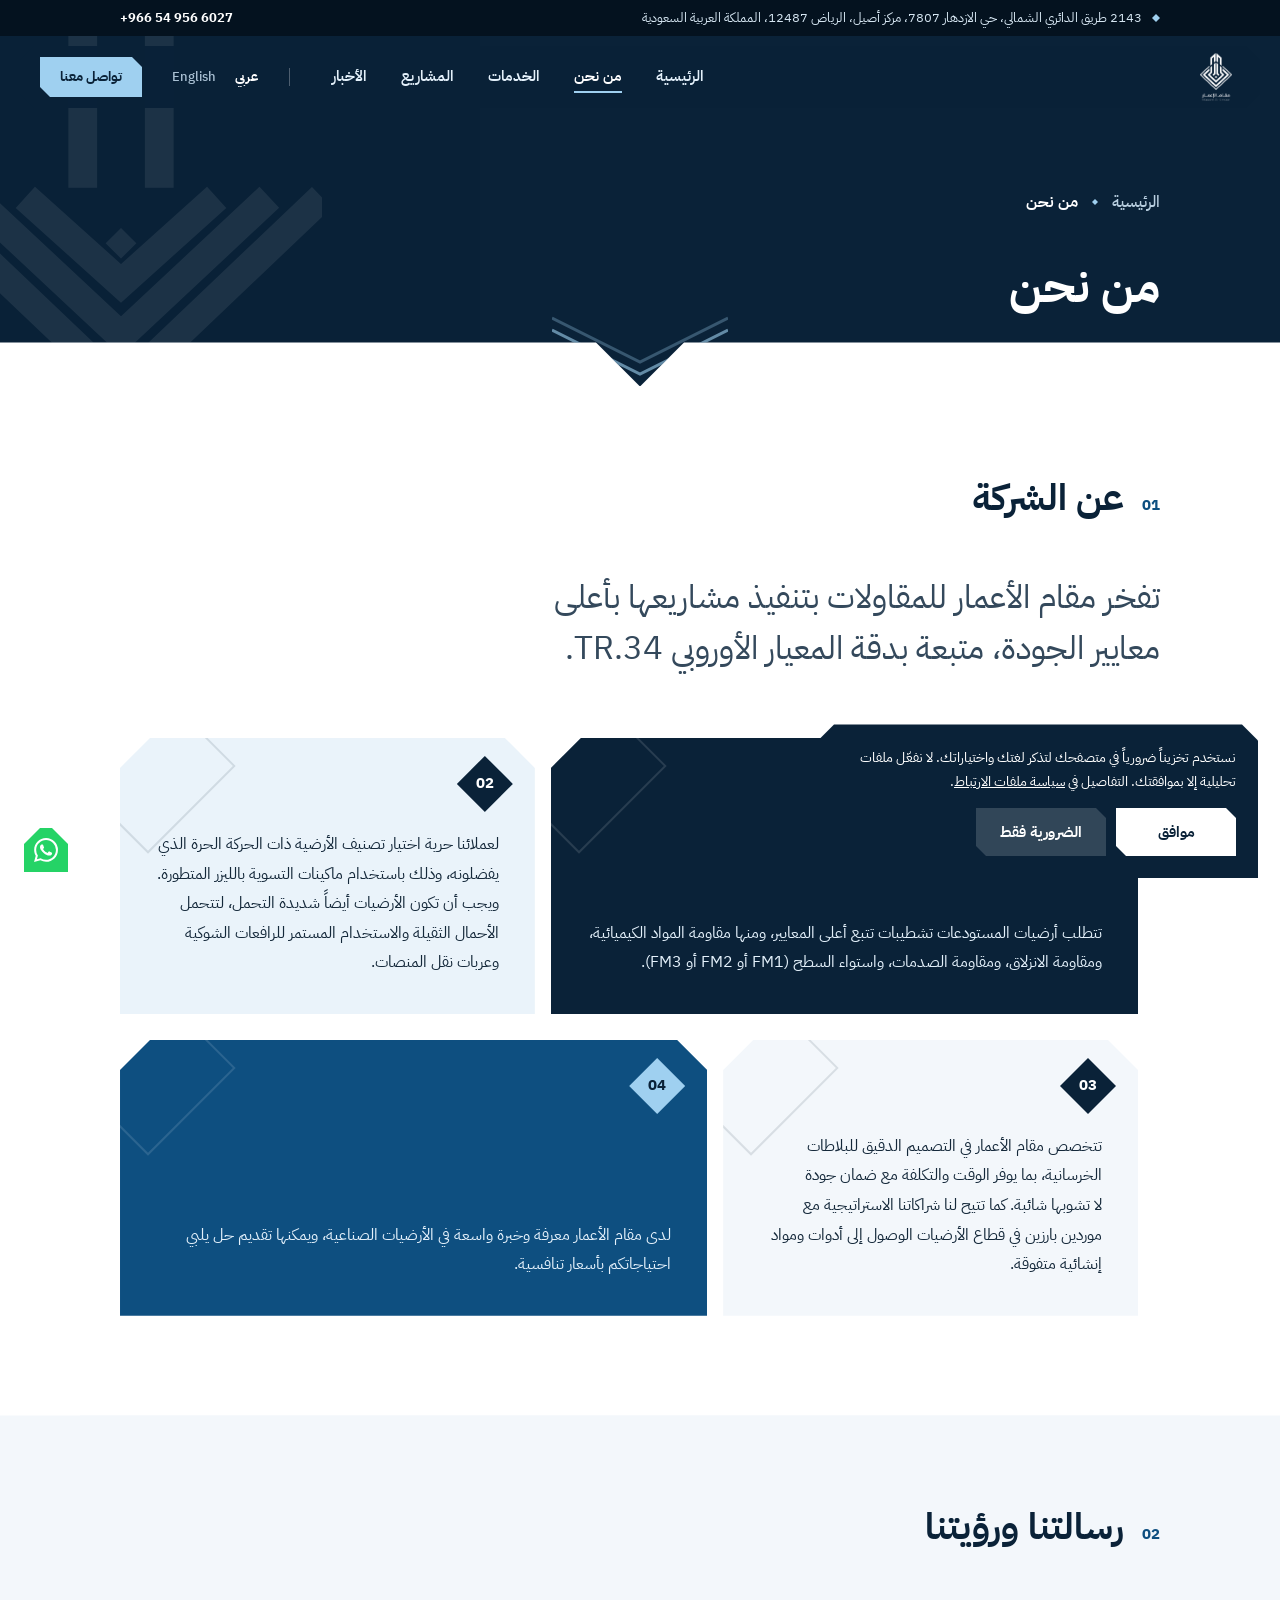
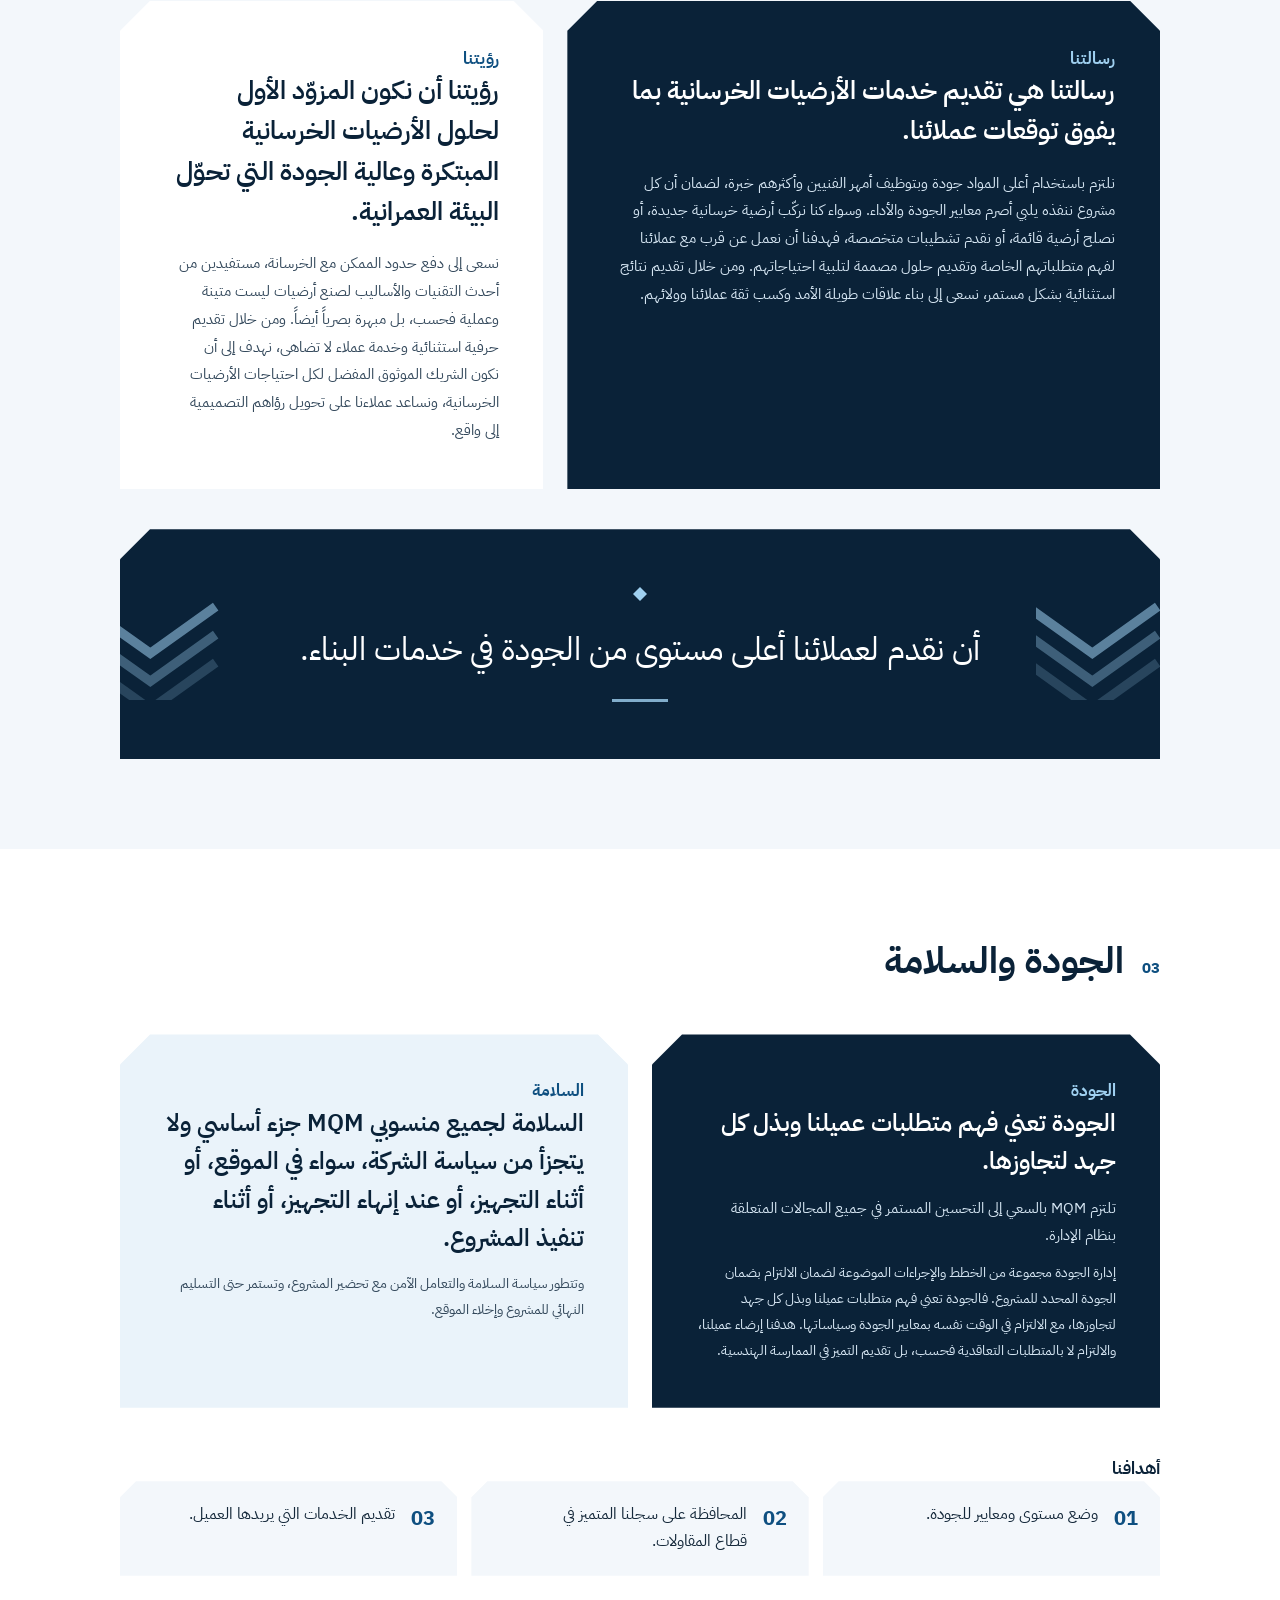
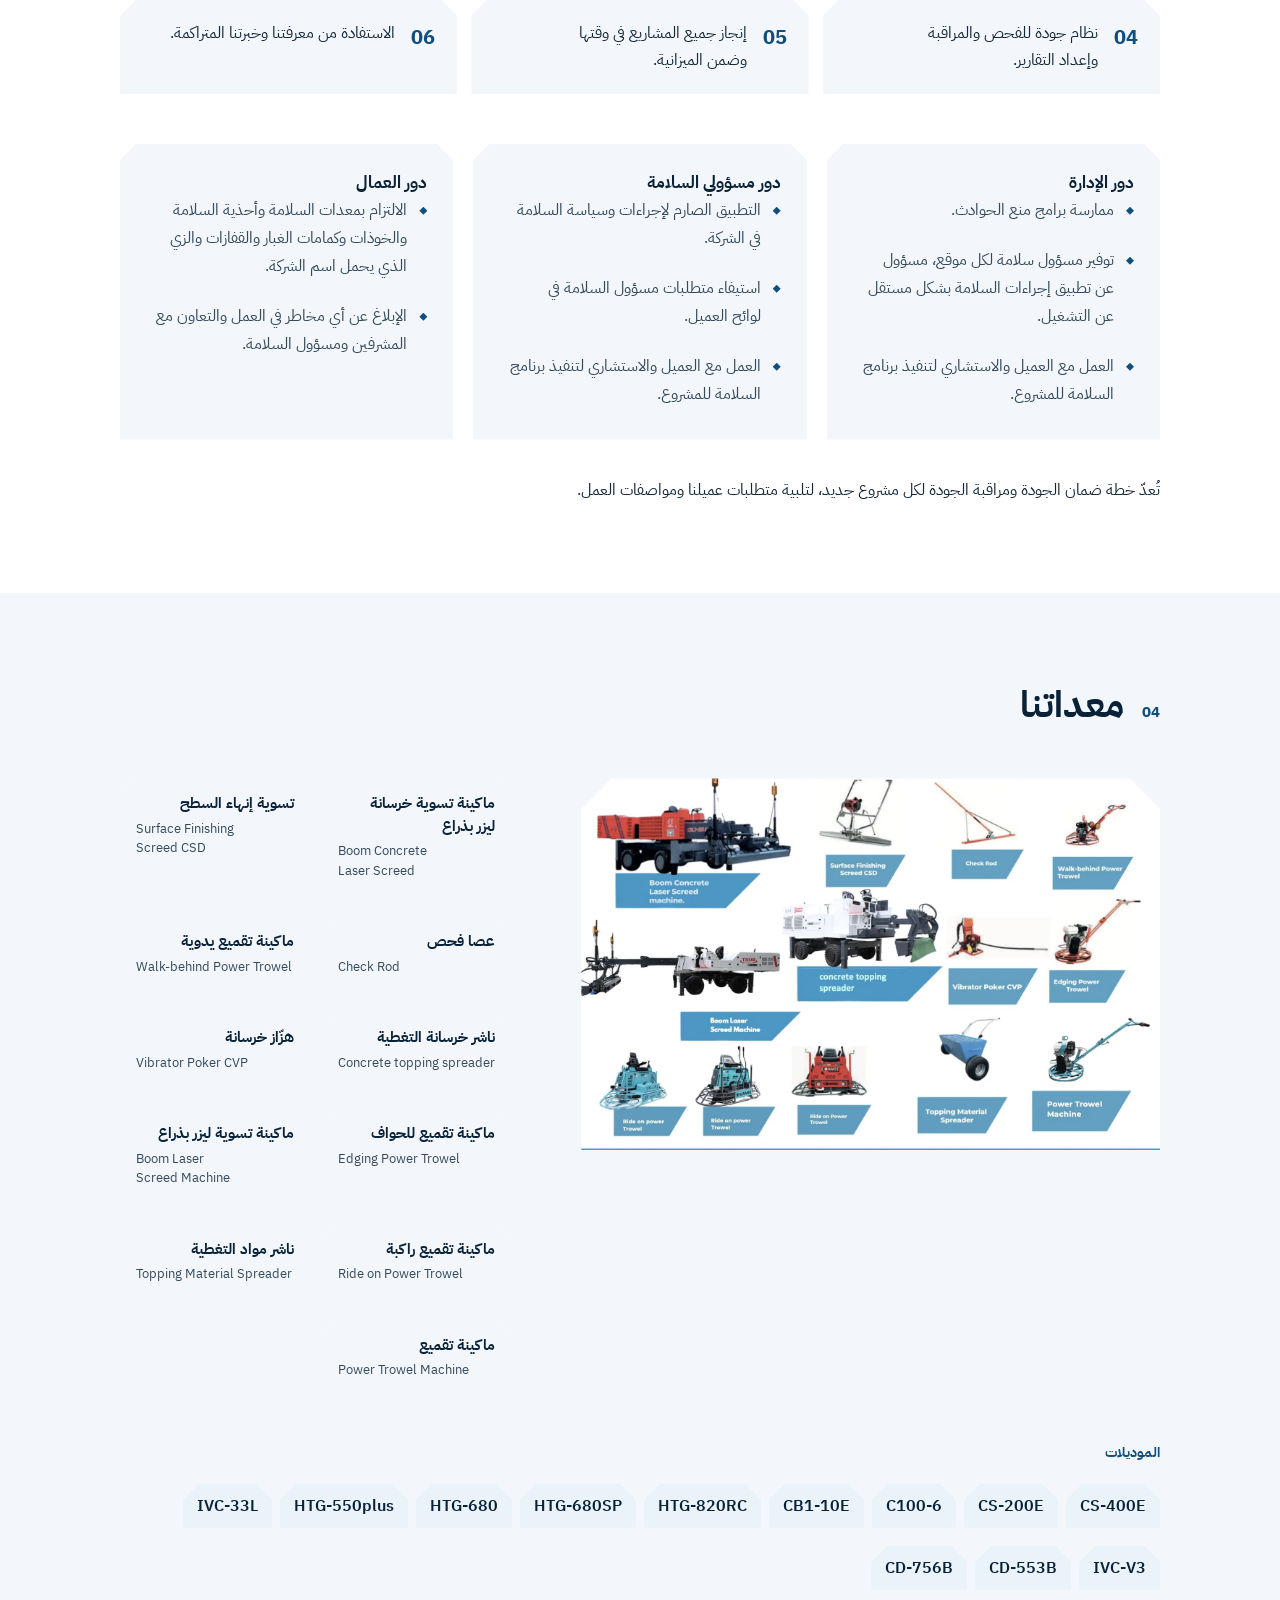
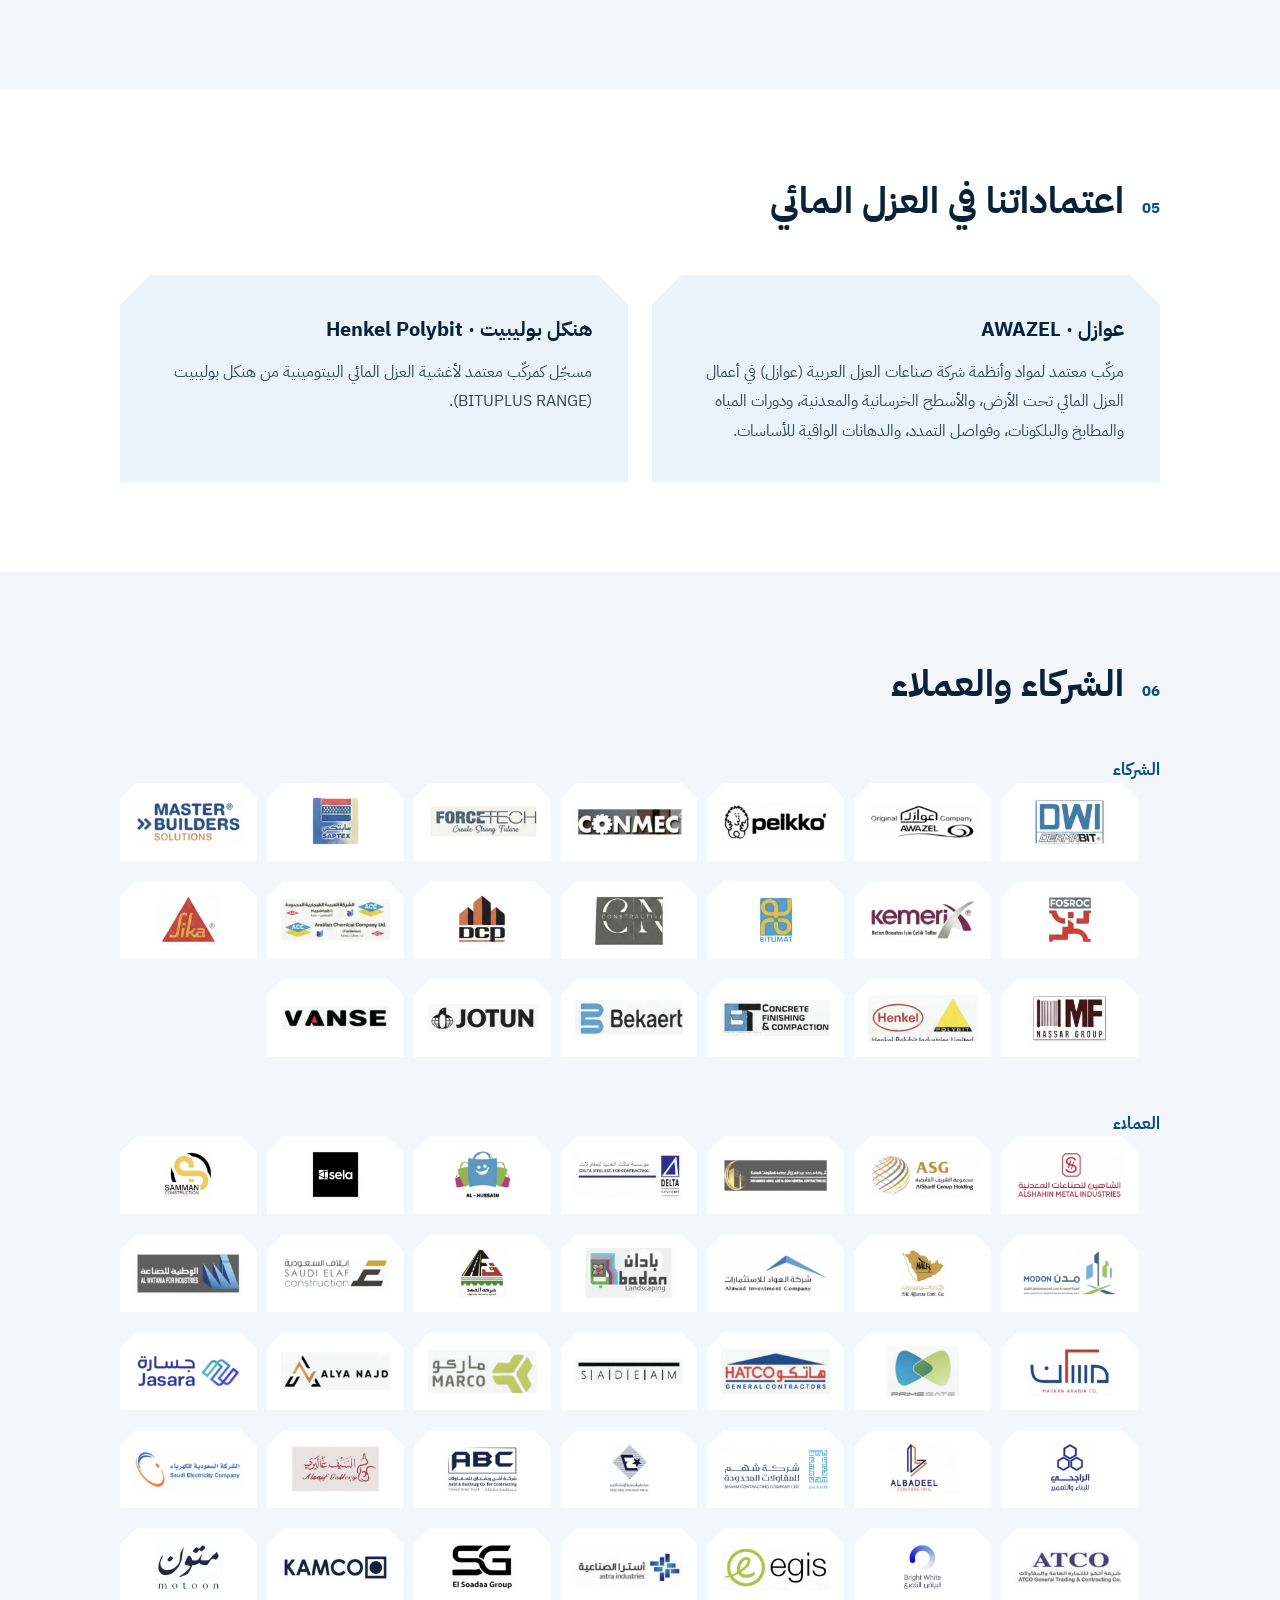
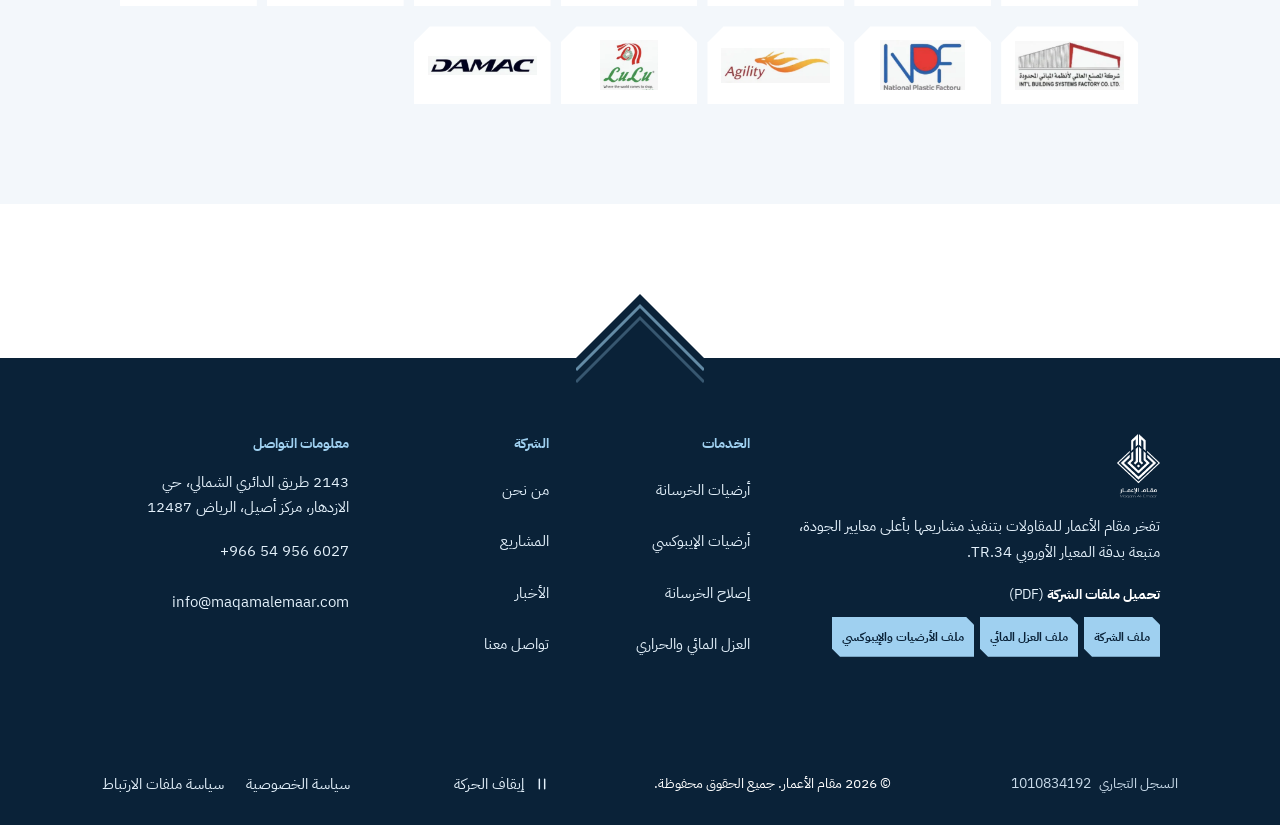
<file: about.html>
<!doctype html>
<html lang="ar" dir="rtl">
<head>
<meta charset="utf-8">
<meta name="viewport" content="width=device-width,initial-scale=1">
<title>من نحن | مقام الأعمار للمقاولات</title>
<meta name="description" content="تعرّف على مقام الأعمار للمقاولات في الرياض: رسالتنا ورؤيتنا، وإجراءات الجودة والسلامة، ومعداتنا، واعتمادات العزل المائي، وشركاؤنا وعملاؤنا.">
<meta name="robots" content="noindex,nofollow">
<meta name="theme-color" content="#0a2238">
<link rel="canonical" href="https://www.maqamalemaar.com/about.html">
<link rel="icon" href="favicon.ico" sizes="any">
<link rel="icon" type="image/png" sizes="32x32" href="assets/img/favicon-32.png">
<link rel="apple-touch-icon" href="assets/img/apple-touch-icon.png">
<link rel="manifest" href="site.webmanifest">
<meta property="og:type" content="website"><meta property="og:site_name" content="مقام الأعمار">
<meta property="og:title" content="من نحن | مقام الأعمار للمقاولات"><meta property="og:description" content="تعرّف على مقام الأعمار للمقاولات في الرياض: رسالتنا ورؤيتنا، وإجراءات الجودة والسلامة، ومعداتنا، واعتمادات العزل المائي، وشركاؤنا وعملاؤنا.">
<meta property="og:url" content="https://www.maqamalemaar.com/about.html"><meta property="og:image" content="https://www.maqamalemaar.com/assets/img/og-image.jpg">
<meta property="og:image:width" content="1200"><meta property="og:image:height" content="630"><meta property="og:image:alt" content="شعار مقام الأعمار فوق صورة مستودع بأرضية صناعية">
<meta property="og:locale" content="ar_SA"><meta property="og:locale:alternate" content="en_US">
<meta name="twitter:card" content="summary_large_image"><meta name="twitter:title" content="من نحن | مقام الأعمار للمقاولات"><meta name="twitter:description" content="تعرّف على مقام الأعمار للمقاولات في الرياض: رسالتنا ورؤيتنا، وإجراءات الجودة والسلامة، ومعداتنا، واعتمادات العزل المائي، وشركاؤنا وعملاؤنا."><meta name="twitter:image" content="https://www.maqamalemaar.com/assets/img/og-image.jpg"><meta name="twitter:image:alt" content="شعار مقام الأعمار فوق صورة مستودع بأرضية صناعية">
<link rel="preconnect" href="https://fonts.googleapis.com"><link rel="preconnect" href="https://fonts.gstatic.com" crossorigin>
<link rel="preload" as="style" href="https://fonts.googleapis.com/css2?family=IBM+Plex+Sans+Arabic:wght@400;600;700&family=Manrope:wght@400;600;700&display=swap">
<link rel="stylesheet" href="https://fonts.googleapis.com/css2?family=IBM+Plex+Sans+Arabic:wght@400;600;700&family=Manrope:wght@400;600;700&display=swap" media="print" onload="this.media='all'">
<noscript><link rel="stylesheet" href="https://fonts.googleapis.com/css2?family=IBM+Plex+Sans+Arabic:wght@400;600;700&family=Manrope:wght@400;600;700&display=swap"></noscript>
<link rel="stylesheet" href="assets/css/site.css?v=100">
<script type="application/ld+json">{"@context": "https://schema.org", "@type": "AboutPage", "name": "من نحن | مقام الأعمار للمقاولات", "description": "تعرّف على مقام الأعمار للمقاولات في الرياض: رسالتنا ورؤيتنا، وإجراءات الجودة والسلامة، ومعداتنا، واعتمادات العزل المائي، وشركاؤنا وعملاؤنا.", "url": "https://www.maqamalemaar.com/about.html", "inLanguage": ["ar", "en"], "isPartOf": {"@type": "WebSite", "@id": "https://www.maqamalemaar.com/#site", "url": "https://www.maqamalemaar.com/"}, "breadcrumb": {"@type": "BreadcrumbList", "itemListElement": [{"@type": "ListItem", "position": 1, "name": "الرئيسية", "item": "https://www.maqamalemaar.com/"}, {"@type": "ListItem", "position": 2, "name": "من نحن", "item": "https://www.maqamalemaar.com/about.html"}]}, "@id": "https://www.maqamalemaar.com/about.html#webpage", "publisher": {"@type": "GeneralContractor", "@id": "https://www.maqamalemaar.com/#org", "name": "مقام الأعمار", "url": "https://www.maqamalemaar.com/"}}</script>
<link rel="stylesheet" href="assets/css/about.css?v=88">
</head>
<body data-title-ar="من نحن | مقام الأعمار للمقاولات" data-title-en="About | Maqam Al-Emaar Contracting" data-desc-ar="تعرّف على مقام الأعمار للمقاولات في الرياض: رسالتنا ورؤيتنا، وإجراءات الجودة والسلامة، ومعداتنا، واعتمادات العزل المائي، وشركاؤنا وعملاؤنا." data-desc-en="About Maqam Al-Emaar Contracting in Riyadh: our mission and vision, quality and safety measures, equipment, partners and clients.">
<a class="skip" href="#main"><span class="ar">تخطَّ إلى المحتوى</span><span class="en">Skip to content</span></a>
<div id="bar" aria-hidden="true"></div>
<div class="topstrip"><div class="wrap"><a class="ts-a" href="https://maps.app.goo.gl/KTbtEdy7rDVpXieK8" target="_blank" rel="noopener"><span class="ar">2143 طريق الدائري الشمالي، حي الازدهار 7807، مركز أصيل، الرياض 12487، المملكة العربية السعودية</span><span class="en">2143 Northern Ring Road, 7807 Al Izdihar Dist, Aseel Center, 12487 Riyadh, Saudi Arabia</span><span class="sr"><span class="ar">(يفتح الخريطة في نافذة جديدة)</span><span class="en">(opens the map in a new tab)</span></span></a><a class="ts-p" href="tel:+966549566027"><bdi dir="ltr">+966 54 956 6027</bdi></a></div></div>
<header id="hd">
  <div class="bar">
    <a class="logo" href="./" data-al="مقام الأعمار، الصفحة الرئيسية|Maqam Al-Emaar, home page"><img src="assets/img/logo-white.png" alt="" role="presentation" width="38" height="56"></a>
    <nav id="nav" data-al="القائمة الرئيسية|Main navigation"><a href="./"><span class="ar">الرئيسية</span><span class="en">Home</span></a><a href="about.html" aria-current="page"><span class="ar">من نحن</span><span class="en">About</span></a><a href="services.html"><span class="ar">الخدمات</span><span class="en">Services</span></a><a href="projects.html"><span class="ar">المشاريع</span><span class="en">Projects</span></a><a href="news.html"><span class="ar">الأخبار</span><span class="en">News</span></a></nav>
    <div class="tools">
      <div class="lg2" role="group" data-al="اللغة|Language"><button type="button" data-l="ar" lang="ar" aria-pressed="true">عربي</button><button type="button" data-l="en" lang="en" aria-pressed="false">English</button></div>
      <a class="cta" href="contact.html"><span class="ar">تواصل معنا</span><span class="en">Contact us</span></a>
      <button class="burger" type="button" data-al="القائمة|Menu" aria-controls="nav" aria-expanded="false"><i></i><i></i><i></i></button>
    </div>
  </div>
</header>
<main id="main" tabindex="-1"><div class="doc">
<div class="hd"><div class="wrap"><ol class="crumbs" aria-label="مسار التنقل"><li><a href="./"><span class="ar">الرئيسية</span><span class="en">Home</span></a></li><li aria-current="page"><span class="ar">من نحن</span><span class="en">About</span></li></ol><h1><span class="ar">من نحن</span><span class="en">About us</span></h1></div></div>
<div class="wrap body">
<div class="ab a2"><section class="a-intro" aria-labelledby="s-intro"><div class="a-head"><span class="a-no" aria-hidden="true">01</span><h2 id="s-intro"><span class="ar">عن الشركة</span><span class="en">About the company</span></h2></div><p class="a-lead"><span class="ar">تفخر مقام الأعمار للمقاولات بتنفيذ مشاريعها بأعلى معايير الجودة، متبعة بدقة المعيار الأوروبي <bdi dir="ltr">TR.34</bdi>.</span><span class="en">Maqam Al-Emaar Contracting prides itself on delivering projects to the highest quality standards by meticulously following the European code <bdi dir="ltr">TR.34</bdi>.</span></p><ul class="a-pillars"><li><span class="n" aria-hidden="true">01</span><p><span class="ar">تتطلب أرضيات المستودعات تشطيبات تتبع أعلى المعايير، ومنها مقاومة المواد الكيميائية، ومقاومة الانزلاق، ومقاومة الصدمات، واستواء السطح (<bdi dir="ltr">FM1</bdi> أو <bdi dir="ltr">FM2</bdi> أو <bdi dir="ltr">FM3</bdi>).</span><span class="en">Warehouse flooring requires finishes that follow the highest standards, which include chemical resistance, slip resistance, impact resistance and flatness (<bdi dir="ltr">FM1</bdi>, <bdi dir="ltr">FM2</bdi> or <bdi dir="ltr">FM3</bdi>).</span></p></li><li><span class="n" aria-hidden="true">02</span><p><span class="ar">لعملائنا حرية اختيار تصنيف الأرضية ذات الحركة الحرة الذي يفضلونه، وذلك باستخدام ماكينات التسوية بالليزر المتطورة. ويجب أن تكون الأرضيات أيضاً شديدة التحمل، لتتحمل الأحمال الثقيلة والاستخدام المستمر للرافعات الشوكية وعربات نقل المنصات.</span><span class="en">Our clients have the freedom to choose their preferred free movement floor classification by utilizing advanced laser screeding machines. Floors also need to be hard wearing to withstand heavy-duty loads, constant forklift and pallet truck use.</span></p></li><li><span class="n" aria-hidden="true">03</span><p><span class="ar">تتخصص مقام الأعمار في التصميم الدقيق للبلاطات الخرسانية، بما يوفر الوقت والتكلفة مع ضمان جودة لا تشوبها شائبة. كما تتيح لنا شراكاتنا الاستراتيجية مع موردين بارزين في قطاع الأرضيات الوصول إلى أدوات ومواد إنشائية متفوقة.</span><span class="en">Maqam Al-Emaar specializes in the intricate design of concrete slabs, offering time and cost saving while ensuring impeccable quality. Furthermore, our strategic partnerships with prominent suppliers in the flooring sector grant us access to superior construction tools and materials.</span></p></li><li><span class="n" aria-hidden="true">04</span><p><span class="ar">لدى مقام الأعمار معرفة وخبرة واسعة في الأرضيات الصناعية، ويمكنها تقديم حل يلبي احتياجاتكم بأسعار تنافسية.</span><span class="en">Maqam Al-Emaar has immense knowledge and experience in industrial flooring and can offer a solution to meet your needs at competitive prices.</span></p></li></ul></section><section class="a-mv" aria-labelledby="s-mv"><div class="a-head"><span class="a-no" aria-hidden="true">02</span><h2 id="s-mv"><span class="ar">رسالتنا ورؤيتنا</span><span class="en">Our mission and vision</span></h2></div><div class="a-mvg"><article class="a-mission"><h3><span class="ar">رسالتنا</span><span class="en">Our mission</span></h3><p class="lede"><span class="ar">رسالتنا هي تقديم خدمات الأرضيات الخرسانية بما يفوق توقعات عملائنا.</span><span class="en">Our mission is to deliver concrete flooring services that exceed our customers' expectations.</span></p><p><span class="ar">نلتزم باستخدام أعلى المواد جودة وبتوظيف أمهر الفنيين وأكثرهم خبرة، لضمان أن كل مشروع ننفذه يلبي أصرم معايير الجودة والأداء. وسواء كنا نركّب أرضية خرسانية جديدة، أو نصلح أرضية قائمة، أو نقدم تشطيبات متخصصة، فهدفنا أن نعمل عن قرب مع عملائنا لفهم متطلباتهم الخاصة وتقديم حلول مصممة لتلبية احتياجاتهم. ومن خلال تقديم نتائج استثنائية بشكل مستمر، نسعى إلى بناء علاقات طويلة الأمد وكسب ثقة عملائنا وولائهم.</span><span class="en">We are committed to using only the highest quality materials and employing the most skilled and experienced technicians to ensure that every project we undertake meets the strictest standards of quality and performance. Whether we are installing a new concrete floor, repairing an existing one, or providing specialized finishes, our goal is to work closely with our clients to understand their unique requirements and provide tailored solutions that meet their needs. By consistently delivering exceptional results, we aim to build long-term relationships and earn the trust and loyalty of our customers.</span></p></article><article class="a-vision"><h3><span class="ar">رؤيتنا</span><span class="en">Our vision</span></h3><p class="lede"><span class="ar">رؤيتنا أن نكون المزوّد الأول لحلول الأرضيات الخرسانية المبتكرة وعالية الجودة التي تحوّل البيئة العمرانية.</span><span class="en">Our vision is to be the premier provider of innovative and high-quality concrete flooring solutions that transform the built environment.</span></p><p><span class="ar">نسعى إلى دفع حدود الممكن مع الخرسانة، مستفيدين من أحدث التقنيات والأساليب لصنع أرضيات ليست متينة وعملية فحسب، بل مبهرة بصرياً أيضاً. ومن خلال تقديم حرفية استثنائية وخدمة عملاء لا تضاهى، نهدف إلى أن نكون الشريك الموثوق المفضل لكل احتياجات الأرضيات الخرسانية، ونساعد عملاءنا على تحويل رؤاهم التصميمية إلى واقع.</span><span class="en">We strive to push the boundaries of what's possible with concrete, leveraging the latest technologies and techniques to create floors that are not only durable and functional, but also visually stunning. By delivering exceptional craftsmanship and unparalleled customer service, we aim to be the trusted partner of choice for all concrete flooring needs, helping our clients bring their design visions to life.</span></p></article></div><p class="a-tag"><span class="ar">أن نقدم لعملائنا أعلى مستوى من الجودة في خدمات البناء.</span><span class="en">Perform for our clients the highest level of quality construction services.</span></p></section><section class="a-qs" aria-labelledby="s-qs"><div class="a-head"><span class="a-no" aria-hidden="true">03</span><h2 id="s-qs"><span class="ar">الجودة والسلامة</span><span class="en">Quality and safety</span></h2></div><div class="a-duo"><article class="a-q"><h3><span class="ar">الجودة</span><span class="en">Quality</span></h3><p class="lede"><span class="ar">الجودة تعني فهم متطلبات عميلنا وبذل كل جهد لتجاوزها.</span><span class="en">Quality means understanding our client's requirements and making every effort to surpass them.</span></p><p><span class="ar">تلتزم <bdi dir="ltr">MQM</bdi> بالسعي إلى التحسين المستمر في جميع المجالات المتعلقة بنظام الإدارة.</span><span class="en">MQM is committed to seeking continuous improvement in all areas related to the management system.</span></p><p class="sm"><span class="ar">إدارة الجودة مجموعة من الخطط والإجراءات الموضوعة لضمان الالتزام بضمان الجودة المحدد للمشروع. فالجودة تعني فهم متطلبات عميلنا وبذل كل جهد لتجاوزها، مع الالتزام في الوقت نفسه بمعايير الجودة وسياساتها. هدفنا إرضاء عميلنا، والالتزام لا بالمتطلبات التعاقدية فحسب، بل تقديم التميز في الممارسة الهندسية.</span><span class="en">Quality management is a set of plans and procedures established to ensure compliance with the quality assurance set for the project. Quality means understanding our client's requirements and making every effort to surpass them, while at the same time complying with quality standards and policies. Our goal is to satisfy our client and to comply not only with the contractual requirements but also to provide excellence in engineering practice.</span></p></article><article class="a-s"><h3><span class="ar">السلامة</span><span class="en">Safety</span></h3><p class="lede"><span class="ar">السلامة لجميع منسوبي <bdi dir="ltr">MQM</bdi> جزء أساسي ولا يتجزأ من سياسة الشركة، سواء في الموقع، أو أثناء التجهيز، أو عند إنهاء التجهيز، أو أثناء تنفيذ المشروع.</span><span class="en">Safety for all MQM personnel is an essential and integral part of the company policy either on site, during mobilization, demobilization and during project execution.</span></p><p class="sm"><span class="ar">وتتطور سياسة السلامة والتعامل الآمن مع تحضير المشروع، وتستمر حتى التسليم النهائي للمشروع وإخلاء الموقع.</span><span class="en">The safety policy and safe handling develops with project preparation and continues to the final project handover and demobilization from site.</span></p></article></div><div class="a-goals"><h3><span class="ar">أهدافنا</span><span class="en">Our goals</span></h3><ol><li><span class="n" aria-hidden="true">01</span><span><span class="ar">وضع مستوى ومعايير للجودة.</span><span class="en">The establishment of quality standard and criteria.</span></span></li><li><span class="n" aria-hidden="true">02</span><span><span class="ar">المحافظة على سجلنا المتميز في قطاع المقاولات.</span><span class="en">To maintain our excellent record in contracting industry.</span></span></li><li><span class="n" aria-hidden="true">03</span><span><span class="ar">تقديم الخدمات التي يريدها العميل.</span><span class="en">To render the services that the client wants.</span></span></li><li><span class="n" aria-hidden="true">04</span><span><span class="ar">نظام جودة للفحص والمراقبة وإعداد التقارير.</span><span class="en">Quality system for testing, monitoring and reporting.</span></span></li><li><span class="n" aria-hidden="true">05</span><span><span class="ar">إنجاز جميع المشاريع في وقتها وضمن الميزانية.</span><span class="en">To complete all projects on time and within budget.</span></span></li><li><span class="n" aria-hidden="true">06</span><span><span class="ar">الاستفادة من معرفتنا وخبرتنا المتراكمة.</span><span class="en">To exploit our accumulated knowledge and experience.</span></span></li></ol></div><div class="a-roles"><article class="a-role"><h3><span class="ar">دور الإدارة</span><span class="en">Management role</span></h3><ul><li><span class="ar">ممارسة برامج منع الحوادث.</span><span class="en">To practice accident preventive programs.</span></li><li><span class="ar">توفير مسؤول سلامة لكل موقع، مسؤول عن تطبيق إجراءات السلامة بشكل مستقل عن التشغيل.</span><span class="en">To provide a safety officer for each site responsible for applying safety measures independently from the operation.</span></li><li><span class="ar">العمل مع العميل والاستشاري لتنفيذ برنامج السلامة للمشروع.</span><span class="en">To work with the client and consultant to execute the project safety program.</span></li></ul></article><article class="a-role"><h3><span class="ar">دور مسؤولي السلامة</span><span class="en">Safety officers role</span></h3><ul><li><span class="ar">التطبيق الصارم لإجراءات وسياسة السلامة في الشركة.</span><span class="en">To strictly apply the company safety measures and policy.</span></li><li><span class="ar">استيفاء متطلبات مسؤول السلامة في لوائح العميل.</span><span class="en">To meet safety officer requirements in the client side regulations.</span></li><li><span class="ar">العمل مع العميل والاستشاري لتنفيذ برنامج السلامة للمشروع.</span><span class="en">To work with the client and consultant to execute the project safety program.</span></li></ul></article><article class="a-role"><h3><span class="ar">دور العمال</span><span class="en">Labors role</span></h3><ul><li><span class="ar">الالتزام بمعدات السلامة وأحذية السلامة والخوذات وكمامات الغبار والقفازات والزي الذي يحمل اسم الشركة.</span><span class="en">To commit to safety gear, safety shoes, helmets, dust masks, gloves and uniforms indicating the company name.</span></li><li><span class="ar">الإبلاغ عن أي مخاطر في العمل والتعاون مع المشرفين ومسؤول السلامة.</span><span class="en">To report any work hazards and cooperate with the supervisors and safety officer.</span></li></ul></article></div><p class="a-plan"><span class="ar">تُعدّ خطة ضمان الجودة ومراقبة الجودة لكل مشروع جديد، لتلبية متطلبات عميلنا ومواصفات العمل.</span><span class="en">The Quality Assurance and Quality Control Plan will be prepared for every new project to satisfy our client requirements and the job specifications.</span></p></section><section class="a-eq" aria-labelledby="s-eq"><div class="a-head"><span class="a-no" aria-hidden="true">04</span><h2 id="s-eq"><span class="ar">معداتنا</span><span class="en">Our equipment</span></h2></div><div class="a-eqg"><figure><img src="assets/img/equipment.webp" alt="معدات مقام الأعمار: ماكينات التسوية بالليزر، وناشر خرسانة التغطية، وماكينات التقميع، ومعدات التسوية والاهتزاز" data-al="معدات مقام الأعمار: ماكينات التسوية بالليزر، وناشر خرسانة التغطية، وماكينات التقميع، ومعدات التسوية والاهتزاز|Maqam Al-Emaar equipment: laser screed machines, concrete topping spreader, power trowels, screeds and vibrator" width="1600" height="1028" loading="lazy"></figure><ul class="a-tools"><li><b><span class="ar">ماكينة تسوية خرسانة ليزر بذراع</span></b><bdi dir="ltr">Boom Concrete Laser Screed</bdi></li><li><b><span class="ar">تسوية إنهاء السطح</span></b><bdi dir="ltr">Surface Finishing Screed CSD</bdi></li><li><b><span class="ar">عصا فحص</span></b><bdi dir="ltr">Check Rod</bdi></li><li><b><span class="ar">ماكينة تقميع يدوية</span></b><bdi dir="ltr">Walk-behind Power Trowel</bdi></li><li><b><span class="ar">ناشر خرسانة التغطية</span></b><bdi dir="ltr">Concrete topping spreader</bdi></li><li><b><span class="ar">هزّاز خرسانة</span></b><bdi dir="ltr">Vibrator Poker CVP</bdi></li><li><b><span class="ar">ماكينة تقميع للحواف</span></b><bdi dir="ltr">Edging Power Trowel</bdi></li><li><b><span class="ar">ماكينة تسوية ليزر بذراع</span></b><bdi dir="ltr">Boom Laser Screed Machine</bdi></li><li><b><span class="ar">ماكينة تقميع راكبة</span></b><bdi dir="ltr">Ride on Power Trowel</bdi></li><li><b><span class="ar">ناشر مواد التغطية</span></b><bdi dir="ltr">Topping Material Spreader</bdi></li><li><b><span class="ar">ماكينة تقميع</span></b><bdi dir="ltr">Power Trowel Machine</bdi></li></ul></div><div class="a-models"><span class="lbl"><span class="ar">الموديلات</span><span class="en">Models</span></span><ul><li><bdi dir="ltr">CS-400E</bdi></li><li><bdi dir="ltr">CS-200E</bdi></li><li><bdi dir="ltr">C100-6</bdi></li><li><bdi dir="ltr">CB1-10E</bdi></li><li><bdi dir="ltr">HTG-820RC</bdi></li><li><bdi dir="ltr">HTG-680SP</bdi></li><li><bdi dir="ltr">HTG-680</bdi></li><li><bdi dir="ltr">HTG-550plus</bdi></li><li><bdi dir="ltr">IVC-33L</bdi></li><li><bdi dir="ltr">IVC-V3</bdi></li><li><bdi dir="ltr">CD-553B</bdi></li><li><bdi dir="ltr">CD-756B</bdi></li></ul></div></section><section class="a-ap" aria-labelledby="s-ap"><div class="a-head"><span class="a-no" aria-hidden="true">05</span><h2 id="s-ap"><span class="ar">اعتماداتنا في العزل المائي</span><span class="en">Our waterproofing approvals</span></h2></div><div class="a-apg"><article><b><span class="ar">عوازل · AWAZEL</span><span class="en">AWAZEL</span></b><p><span class="ar">مركّب معتمد لمواد وأنظمة شركة صناعات العزل العربية (عوازل) في أعمال العزل المائي تحت الأرض، والأسطح الخرسانية والمعدنية، ودورات المياه والمطابخ والبلكونات، وفواصل التمدد، والدهانات الواقية للأساسات.</span><span class="en">An approved applicator of the products and systems of Arabian Waterproofing Industries Co. (AWAZEL) for underground, concrete and metal roof, bathroom, kitchen and terrace waterproofing, joint sealing and protective foundation coatings.</span></p></article><article><b><span class="ar">هنكل بوليبيت · Henkel Polybit</span><span class="en">Henkel Polybit</span></b><p><span class="ar">مسجّل كمركّب معتمد لأغشية العزل المائي البيتومينية من هنكل بوليبيت (BITUPLUS RANGE).</span><span class="en">Registered as an approved applicator of Henkel Polybit bituminous waterproofing membranes (BITUPLUS range).</span></p></article></div></section><section class="a-pc" aria-labelledby="s-pc"><div class="a-head"><span class="a-no" aria-hidden="true">06</span><h2 id="s-pc"><span class="ar">الشركاء والعملاء</span><span class="en">Partners and clients</span></h2></div><div class="a-wall-g"><h3><span class="ar">الشركاء</span><span class="en">Partners</span></h3><!-- LOGOS-PARTNERS:START -->
<ul class="a-logos"><li><img src="assets/img/logos/p00.webp" alt="شعار شريك 1 من مقام الأعمار" width="256" height="170"></li><li><img src="assets/img/logos/p01.webp" alt="شعار شريك 2 من مقام الأعمار" width="340" height="122"></li><li><img src="assets/img/logos/p02.webp" alt="شعار شريك 3 من مقام الأعمار" width="340" height="124"></li><li><img src="assets/img/logos/p03.webp" alt="شعار شريك 4 من مقام الأعمار" width="340" height="101"></li><li><img src="assets/img/logos/p04.webp" alt="شعار شريك 5 من مقام الأعمار" width="340" height="102"></li><li><img src="assets/img/logos/p10.webp" alt="شعار شريك 6 من مقام الأعمار" width="175" height="170"></li><li><img src="assets/img/logos/p11.webp" alt="شعار شريك 7 من مقام الأعمار" width="340" height="136"></li><li><img src="assets/img/logos/p12.webp" alt="شعار شريك 8 من مقام الأعمار" width="163" height="170"></li><li><img src="assets/img/logos/p13.webp" alt="شعار شريك 9 من مقام الأعمار" width="340" height="138"></li><li><img src="assets/img/logos/p14.webp" alt="شعار شريك 10 من مقام الأعمار" width="127" height="170"></li><li><img src="assets/img/logos/p20.webp" alt="شعار شريك 11 من مقام الأعمار" width="254" height="170"></li><li><img src="assets/img/logos/p21.webp" alt="شعار شريك 12 من مقام الأعمار" width="178" height="170"></li><li><img src="assets/img/logos/p22.webp" alt="شعار شريك 13 من مقام الأعمار" width="340" height="134"></li><li><img src="assets/img/logos/p23.webp" alt="شعار شريك 14 من مقام الأعمار" width="199" height="170"></li><li><img src="assets/img/logos/p24.webp" alt="شعار شريك 15 من مقام الأعمار" width="271" height="170"></li><li><img src="assets/img/logos/p30.webp" alt="شعار شريك 16 من مقام الأعمار" width="340" height="146"></li><li><img src="assets/img/logos/p31.webp" alt="شعار شريك 17 من مقام الأعمار" width="340" height="111"></li><li><img src="assets/img/logos/p32.webp" alt="شعار شريك 18 من مقام الأعمار" width="340" height="109"></li><li><img src="assets/img/logos/p33.webp" alt="شعار شريك 19 من مقام الأعمار" width="340" height="90"></li><li><img src="assets/img/logos/p34.webp" alt="شعار شريك 20 من مقام الأعمار" width="340" height="77"></li></ul>
<!-- LOGOS-PARTNERS:END --></div><div class="a-wall-g"><h3><span class="ar">العملاء</span><span class="en">Clients</span></h3><!-- LOGOS-CLIENTS:START -->
<ul class="a-logos"><li><img src="assets/img/logos/c00.webp" alt="شعار عميل 1 من مقام الأعمار" width="340" height="156"></li><li><img src="assets/img/logos/c01.webp" alt="شعار عميل 2 من مقام الأعمار" width="340" height="144"></li><li><img src="assets/img/logos/c02.webp" alt="شعار عميل 3 من مقام الأعمار" width="340" height="116"></li><li><img src="assets/img/logos/c03.webp" alt="شعار عميل 4 من مقام الأعمار" width="340" height="145"></li><li><img src="assets/img/logos/c04.webp" alt="شعار عميل 5 من مقام الأعمار" width="208" height="170"></li><li><img src="assets/img/logos/c10.webp" alt="شعار عميل 6 من مقام الأعمار" width="173" height="170"></li><li><img src="assets/img/logos/c11.webp" alt="شعار عميل 7 من مقام الأعمار" width="177" height="170"></li><li><img src="assets/img/logos/c12.webp" alt="شعار عميل 8 من مقام الأعمار" width="338" height="170"></li><li><img src="assets/img/logos/c13.webp" alt="شعار عميل 9 من مقام الأعمار" width="162" height="170"></li><li><img src="assets/img/logos/c14.webp" alt="شعار عميل 10 من مقام الأعمار" width="340" height="133"></li><li><img src="assets/img/logos/c20.webp" alt="شعار عميل 11 من مقام الأعمار" width="298" height="170"></li><li><img src="assets/img/logos/c21.webp" alt="شعار عميل 12 من مقام الأعمار" width="163" height="170"></li><li><img src="assets/img/logos/c22.webp" alt="شعار عميل 13 من مقام الأعمار" width="340" height="106"></li><li><img src="assets/img/logos/c23.webp" alt="شعار عميل 14 من مقام الأعمار" width="340" height="142"></li><li><img src="assets/img/logos/c24.webp" alt="شعار عميل 15 من مقام الأعمار" width="288" height="170"></li><li><img src="assets/img/logos/c30.webp" alt="شعار عميل 16 من مقام الأعمار" width="245" height="170"></li><li><img src="assets/img/logos/c31.webp" alt="شعار عميل 17 من مقام الأعمار" width="340" height="138"></li><li><img src="assets/img/logos/c32.webp" alt="شعار عميل 18 من مقام الأعمار" width="340" height="77"></li><li><img src="assets/img/logos/c33.webp" alt="شعار عميل 19 من مقام الأعمار" width="340" height="136"></li><li><img src="assets/img/logos/c34.webp" alt="شعار عميل 20 من مقام الأعمار" width="340" height="119"></li><li><img src="assets/img/logos/d00.webp" alt="شعار عميل 21 من مقام الأعمار" width="340" height="119"></li><li><img src="assets/img/logos/d01.webp" alt="شعار عميل 22 من مقام الأعمار" width="150" height="170"></li><li><img src="assets/img/logos/d02.webp" alt="شعار عميل 23 من مقام الأعمار" width="236" height="170"></li><li><img src="assets/img/logos/d03.webp" alt="شعار عميل 24 من مقام الأعمار" width="340" height="139"></li><li><img src="assets/img/logos/d04.webp" alt="شعار عميل 25 من مقام الأعمار" width="148" height="170"></li><li><img src="assets/img/logos/d10.webp" alt="شعار عميل 26 من مقام الأعمار" width="255" height="170"></li><li><img src="assets/img/logos/d11.webp" alt="شعار عميل 27 من مقام الأعمار" width="316" height="170"></li><li><img src="assets/img/logos/d12.webp" alt="شعار عميل 28 من مقام الأعمار" width="340" height="126"></li><li><img src="assets/img/logos/d13.webp" alt="شعار عميل 29 من مقام الأعمار" width="340" height="118"></li><li><img src="assets/img/logos/d14.webp" alt="شعار عميل 30 من مقام الأعمار" width="147" height="170"></li><li><img src="assets/img/logos/d20.webp" alt="شعار عميل 31 من مقام الأعمار" width="340" height="142"></li><li><img src="assets/img/logos/d21.webp" alt="شعار عميل 32 من مقام الأعمار" width="340" height="110"></li><li><img src="assets/img/logos/d22.webp" alt="شعار عميل 33 من مقام الأعمار" width="223" height="170"></li><li><img src="assets/img/logos/d23.webp" alt="شعار عميل 34 من مقام الأعمار" width="340" height="88"></li><li><img src="assets/img/logos/d24.webp" alt="شعار عميل 35 من مقام الأعمار" width="226" height="170"></li><li><img src="assets/img/logos/d30.webp" alt="شعار عميل 36 من مقام الأعمار" width="340" height="152"></li><li><img src="assets/img/logos/d31.webp" alt="شعار عميل 37 من مقام الأعمار" width="288" height="170"></li><li><img src="assets/img/logos/d32.webp" alt="شعار عميل 38 من مقام الأعمار" width="340" height="109"></li><li><img src="assets/img/logos/d33.webp" alt="شعار عميل 39 من مقام الأعمار" width="194" height="170"></li><li><img src="assets/img/logos/d34.webp" alt="شعار عميل 40 من مقام الأعمار" width="340" height="61"></li></ul>
<!-- LOGOS-CLIENTS:END --></div></section></div>
</div></div></main>
<footer>
  <div class="wrap g">
    <div><img class="lgo" src="assets/img/logo-white.png" alt="مقام الأعمار" width="60" height="90"><p><span class="ar">تفخر مقام الأعمار للمقاولات بتنفيذ مشاريعها بأعلى معايير الجودة، متبعة بدقة المعيار الأوروبي TR.34.</span><span class="en">Maqam Al-Emaar Contracting prides itself on delivering projects to the highest quality standards by meticulously following the European code TR.34.</span></p>
      <div class="fdl"><p class="fdl-t"><span class="ar">تحميل ملفات الشركة</span><span class="en">Download profiles</span> <small>(PDF)</small></p><div class="fdl-b"><a class="cta" href="https://drive.usercontent.google.com/download?id=11vIwxLB8uP_mh810yPRveiWIkW4GNeoh&amp;export=download" rel="noopener" title="PDF, 79 MB"><span class="ar">ملف الشركة</span><span class="en">Company profile</span></a><a class="cta" href="https://drive.usercontent.google.com/download?id=1ZX79ctbGj1tw0XiTmi40kaa4baycGRaL&amp;export=download" rel="noopener" title="PDF, 16 MB"><span class="ar">ملف العزل المائي</span><span class="en">Waterproofing profile</span></a><a class="cta" href="https://drive.usercontent.google.com/download?id=1O_Fb4xtFnx-ivAxMUvatuZR_lN3b0gOi&amp;export=download" rel="noopener" title="PDF, 78 MB"><span class="ar">ملف الأرضيات والإيبوكسي</span><span class="en">Flooring and epoxy profile</span></a></div></div></div>
    <div><h3><span class="ar">الخدمات</span><span class="en">Services</span></h3><ul>
      <li><a href="services.html#concrete"><span class="ar">أرضيات الخرسانة</span><span class="en">Concrete flooring</span></a></li>
      <li><a href="services.html#resinous"><span class="ar">أرضيات الإيبوكسي</span><span class="en">Epoxy flooring</span></a></li>
      <li><a href="services.html#repair"><span class="ar">إصلاح الخرسانة</span><span class="en">Concrete repair</span></a></li>
      <li><a href="services.html#waterproofing"><span class="ar">العزل المائي والحراري</span><span class="en">Waterproofing and thermal insulation</span></a></li></ul></div>
    <div><h3><span class="ar">الشركة</span><span class="en">Company</span></h3><ul>
      <li><a href="about.html"><span class="ar">من نحن</span><span class="en">About</span></a></li>
      <li><a href="projects.html"><span class="ar">المشاريع</span><span class="en">Projects</span></a></li>
      <li><a href="news.html"><span class="ar">الأخبار</span><span class="en">News</span></a></li>
      <li><a href="contact.html"><span class="ar">تواصل معنا</span><span class="en">Contact</span></a></li></ul></div>
    <div><h3><span class="ar">معلومات التواصل</span><span class="en">Contact information</span></h3><ul>
      <li><span class="ar">2143 طريق الدائري الشمالي، حي الازدهار، مركز أصيل، الرياض 12487</span><span class="en">2143 Northern Ring Road, 7807 Al Izdihar Dist, Aseel Center, 12487 Riyadh</span></li>
      <li><a href="tel:+966549566027"><bdi dir="ltr">+966 54 956 6027</bdi></a></li>
      <li><a href="mailto:info@maqamalemaar.com">info@maqamalemaar.com</a></li></ul></div>
  </div>
  <div class="wrap cp"><span class="cr"><span class="ar">السجل التجاري</span><span class="en">Commercial registration</span> <bdi dir="ltr">1010834192</bdi></span><span>© 2026 <span class="ar">مقام الأعمار. جميع الحقوق محفوظة.</span><span class="en">Maqam Al-Emaar. All rights reserved.</span></span>
    <button id="mo" type="button" class="mo-f" aria-pressed="false"><svg viewBox="0 0 24 24" aria-hidden="true"><path d="M8 5v14M16 5v14"/></svg><span class="ar">إيقاف الحركة</span><span class="en">Stop motion</span></button>
    <nav data-al="روابط قانونية|Legal links"><a href="privacy.html"><span class="ar">سياسة الخصوصية</span><span class="en">Privacy policy</span></a><a href="privacy.html#cookies"><span class="ar">سياسة ملفات الارتباط</span><span class="en">Cookie policy</span></a></nav></div>
</footer>
<a id="wa" href="https://wa.me/966549566027" target="_blank" rel="noopener" data-al="تواصل عبر واتساب (يفتح في نافذة جديدة)|Chat on WhatsApp (opens in a new tab)"><svg viewBox="0 0 24 24" aria-hidden="true"><path d="M17.472 14.382c-.297-.149-1.758-.867-2.03-.967-.273-.099-.471-.148-.67.15-.197.297-.767.966-.94 1.164-.173.199-.347.223-.644.075-.297-.15-1.255-.463-2.39-1.475-.883-.788-1.48-1.761-1.653-2.059-.173-.297-.018-.458.13-.606.134-.133.298-.347.446-.52.149-.174.198-.298.298-.497.099-.198.05-.371-.025-.52-.075-.149-.669-1.612-.916-2.207-.242-.579-.487-.5-.669-.51-.173-.008-.371-.01-.57-.01-.198 0-.52.074-.792.372-.272.297-1.04 1.016-1.04 2.479 0 1.462 1.065 2.875 1.213 3.074.149.198 2.096 3.2 5.077 4.487.709.306 1.262.489 1.694.625.712.227 1.36.195 1.871.118.571-.085 1.758-.719 2.006-1.413.248-.694.248-1.289.173-1.413-.074-.124-.272-.198-.57-.347m-5.421 7.403h-.004a9.87 9.87 0 01-5.031-1.378l-.361-.214-3.741.982.998-3.648-.235-.374a9.86 9.86 0 01-1.51-5.26c.001-5.45 4.436-9.884 9.888-9.884 2.64 0 5.122 1.03 6.988 2.898a9.825 9.825 0 012.893 6.994c-.003 5.45-4.437 9.884-9.885 9.884m8.413-18.297A11.815 11.815 0 0012.05 0C5.495 0 .16 5.335.157 11.892c0 2.096.547 4.142 1.588 5.945L.057 24l6.305-1.654a11.882 11.882 0 005.683 1.448h.005c6.554 0 11.89-5.335 11.893-11.893a11.821 11.821 0 00-3.48-8.413z"/></svg></a>
<button id="top" type="button" data-al="العودة للأعلى|Back to top"><svg viewBox="0 0 24 24" aria-hidden="true"><path d="M12 19V5M6 11l6-6 6 6"/></svg></button>
<div id="ck" role="region" data-al="ملفات الارتباط|Cookies"><span class="ar">نستخدم تخزيناً ضرورياً في متصفحك لتذكر لغتك واختياراتك. لا نفعّل ملفات تحليلية إلا بموافقتك. التفاصيل في <a href="privacy.html#cookies">سياسة ملفات الارتباط</a>.</span><span class="en">We use essential browser storage to remember your language and choices. We only enable analytics with your consent. See the <a href="privacy.html#cookies">cookie policy</a>.</span><div class="ac"><button class="y" id="cky" type="button"><span class="ar">موافق</span><span class="en">Accept</span></button><button class="n2" id="ckn" type="button"><span class="ar">الضرورية فقط</span><span class="en">Essential only</span></button></div></div>
<div id="lb" role="dialog" aria-modal="true" aria-hidden="true" data-al="عرض الصورة|Image viewer"><button class="x" id="lx" type="button" data-al="إغلاق|Close"><span aria-hidden="true">×</span></button><img alt="" role="presentation" src="[data-uri]" width="1" height="1"></div>
<script src="assets/js/site.js?v=89" defer></script>
<script src="assets/js/strip.js?v=88" defer></script>
</body>
</html>
</file>
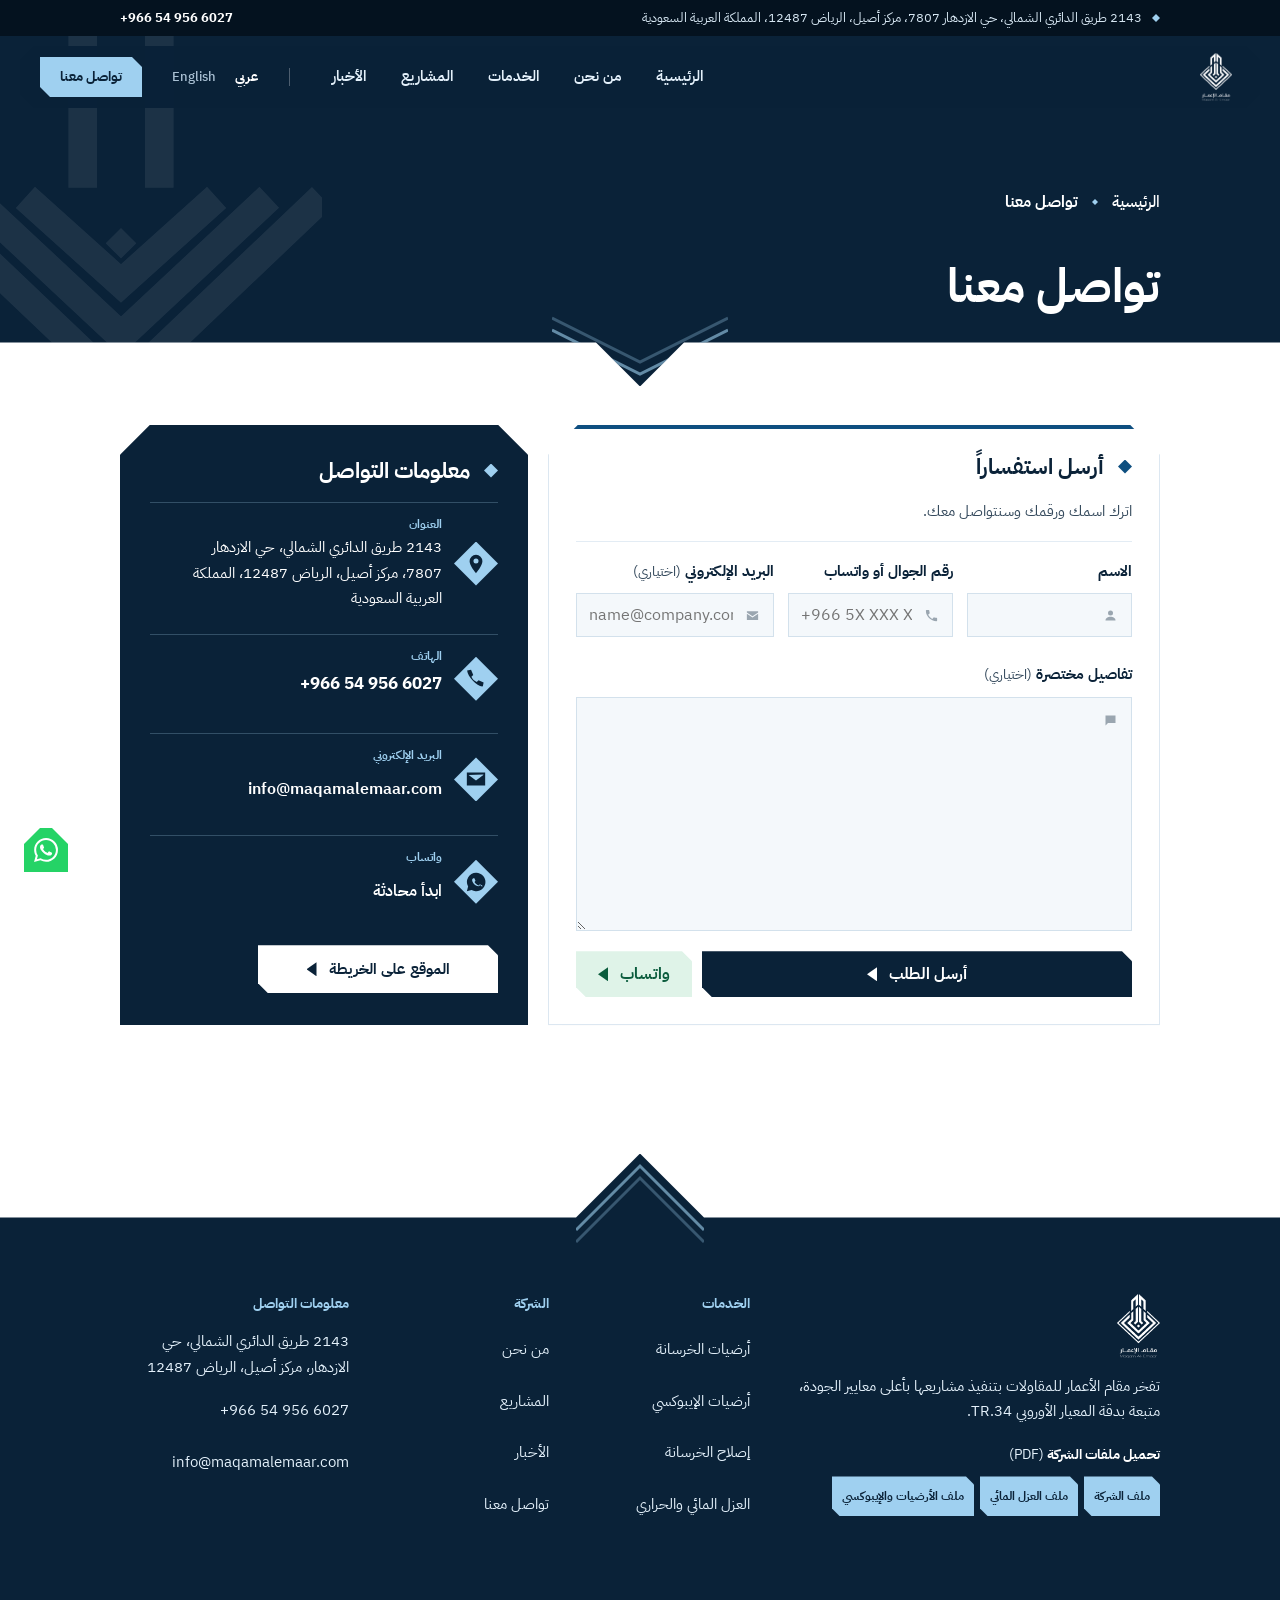
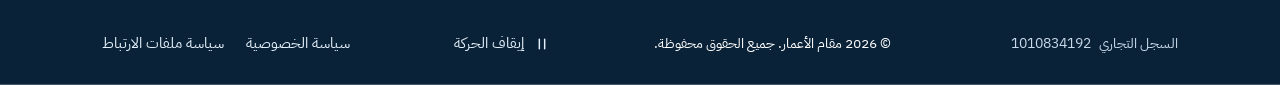
<file: contact.html>
<!doctype html>
<html lang="ar" dir="rtl">
<head>
<meta charset="utf-8">
<meta name="viewport" content="width=device-width,initial-scale=1">
<title>تواصل معنا | مقام الأعمار للمقاولات</title>
<meta name="description" content="تواصل مع مقام الأعمار للمقاولات في الرياض عبر الهاتف أو النموذج لطلب عرض سعر لأرضيات الخرسانة أو أرضيات الإيبوكسي أو إصلاح الخرسانة.">
<meta name="robots" content="noindex,nofollow">
<meta name="theme-color" content="#0a2238">
<link rel="canonical" href="https://www.maqamalemaar.com/contact.html">
<link rel="icon" href="favicon.ico" sizes="any">
<link rel="icon" type="image/png" sizes="32x32" href="assets/img/favicon-32.png">
<link rel="apple-touch-icon" href="assets/img/apple-touch-icon.png">
<link rel="manifest" href="site.webmanifest">
<meta property="og:type" content="website"><meta property="og:site_name" content="مقام الأعمار">
<meta property="og:title" content="تواصل معنا | مقام الأعمار للمقاولات"><meta property="og:description" content="تواصل مع مقام الأعمار للمقاولات في الرياض عبر الهاتف أو النموذج لطلب عرض سعر لأرضيات الخرسانة أو أرضيات الإيبوكسي أو إصلاح الخرسانة.">
<meta property="og:url" content="https://www.maqamalemaar.com/contact.html"><meta property="og:image" content="https://www.maqamalemaar.com/assets/img/og-image.jpg">
<meta property="og:image:width" content="1200"><meta property="og:image:height" content="630"><meta property="og:image:alt" content="شعار مقام الأعمار فوق صورة مستودع بأرضية صناعية">
<meta property="og:locale" content="ar_SA"><meta property="og:locale:alternate" content="en_US">
<meta name="twitter:card" content="summary_large_image"><meta name="twitter:title" content="تواصل معنا | مقام الأعمار للمقاولات"><meta name="twitter:description" content="تواصل مع مقام الأعمار للمقاولات في الرياض عبر الهاتف أو النموذج لطلب عرض سعر لأرضيات الخرسانة أو أرضيات الإيبوكسي أو إصلاح الخرسانة."><meta name="twitter:image" content="https://www.maqamalemaar.com/assets/img/og-image.jpg"><meta name="twitter:image:alt" content="شعار مقام الأعمار فوق صورة مستودع بأرضية صناعية">
<link rel="preconnect" href="https://fonts.googleapis.com"><link rel="preconnect" href="https://fonts.gstatic.com" crossorigin>
<link rel="preload" as="style" href="https://fonts.googleapis.com/css2?family=IBM+Plex+Sans+Arabic:wght@400;600;700&family=Manrope:wght@400;600;700&display=swap">
<link rel="stylesheet" href="https://fonts.googleapis.com/css2?family=IBM+Plex+Sans+Arabic:wght@400;600;700&family=Manrope:wght@400;600;700&display=swap" media="print" onload="this.media='all'">
<noscript><link rel="stylesheet" href="https://fonts.googleapis.com/css2?family=IBM+Plex+Sans+Arabic:wght@400;600;700&family=Manrope:wght@400;600;700&display=swap"></noscript>
<link rel="stylesheet" href="assets/css/site.css?v=100">
<script type="application/ld+json">{"@context": "https://schema.org", "@type": "ContactPage", "name": "تواصل معنا | مقام الأعمار للمقاولات", "description": "تواصل مع مقام الأعمار للمقاولات في الرياض عبر الهاتف أو النموذج لطلب عرض سعر لأرضيات الخرسانة أو أرضيات الإيبوكسي أو إصلاح الخرسانة.", "url": "https://www.maqamalemaar.com/contact.html", "inLanguage": ["ar", "en"], "isPartOf": {"@type": "WebSite", "@id": "https://www.maqamalemaar.com/#site", "url": "https://www.maqamalemaar.com/"}, "breadcrumb": {"@type": "BreadcrumbList", "itemListElement": [{"@type": "ListItem", "position": 1, "name": "الرئيسية", "item": "https://www.maqamalemaar.com/"}, {"@type": "ListItem", "position": 2, "name": "تواصل معنا", "item": "https://www.maqamalemaar.com/contact.html"}]}, "@id": "https://www.maqamalemaar.com/contact.html#webpage", "publisher": {"@type": "GeneralContractor", "@id": "https://www.maqamalemaar.com/#org", "name": "مقام الأعمار", "url": "https://www.maqamalemaar.com/"}}</script>
<link rel="stylesheet" href="assets/css/contact.css?v=112">
</head>
<body data-title-ar="تواصل معنا | مقام الأعمار للمقاولات" data-title-en="Contact us | Maqam Al-Emaar Contracting" data-desc-ar="تواصل مع مقام الأعمار للمقاولات في الرياض عبر الهاتف أو النموذج لطلب عرض سعر لأرضيات الخرسانة أو أرضيات الإيبوكسي أو إصلاح الخرسانة." data-desc-en="Contact Maqam Al-Emaar Contracting in Riyadh to request a quote for concrete flooring, epoxy flooring or concrete repair.">
<a class="skip" href="#main"><span class="ar">تخطَّ إلى المحتوى</span><span class="en">Skip to content</span></a>
<div id="bar" aria-hidden="true"></div>
<div class="topstrip"><div class="wrap"><a class="ts-a" href="https://maps.app.goo.gl/KTbtEdy7rDVpXieK8" target="_blank" rel="noopener"><span class="ar">2143 طريق الدائري الشمالي، حي الازدهار 7807، مركز أصيل، الرياض 12487، المملكة العربية السعودية</span><span class="en">2143 Northern Ring Road, 7807 Al Izdihar Dist, Aseel Center, 12487 Riyadh, Saudi Arabia</span><span class="sr"><span class="ar">(يفتح الخريطة في نافذة جديدة)</span><span class="en">(opens the map in a new tab)</span></span></a><a class="ts-p" href="tel:+966549566027"><bdi dir="ltr">+966 54 956 6027</bdi></a></div></div>
<header id="hd">
  <div class="bar">
    <a class="logo" href="./" data-al="مقام الأعمار، الصفحة الرئيسية|Maqam Al-Emaar, home page"><img src="assets/img/logo-white.png" alt="" role="presentation" width="38" height="56"></a>
    <nav id="nav" data-al="القائمة الرئيسية|Main navigation"><a href="./"><span class="ar">الرئيسية</span><span class="en">Home</span></a><a href="about.html"><span class="ar">من نحن</span><span class="en">About</span></a><a href="services.html"><span class="ar">الخدمات</span><span class="en">Services</span></a><a href="projects.html"><span class="ar">المشاريع</span><span class="en">Projects</span></a><a href="news.html"><span class="ar">الأخبار</span><span class="en">News</span></a></nav>
    <div class="tools">
      <div class="lg2" role="group" data-al="اللغة|Language"><button type="button" data-l="ar" lang="ar" aria-pressed="true">عربي</button><button type="button" data-l="en" lang="en" aria-pressed="false">English</button></div>
      <a class="cta" href="contact.html"><span class="ar">تواصل معنا</span><span class="en">Contact us</span></a>
      <button class="burger" type="button" data-al="القائمة|Menu" aria-controls="nav" aria-expanded="false"><i></i><i></i><i></i></button>
    </div>
  </div>
</header>
<main id="main" tabindex="-1"><div class="doc">
<div class="hd"><div class="wrap"><ol class="crumbs" aria-label="مسار التنقل"><li><a href="./"><span class="ar">الرئيسية</span><span class="en">Home</span></a></li><li aria-current="page"><span class="ar">تواصل معنا</span><span class="en">Contact</span></li></ol><h1><span class="ar">تواصل معنا</span><span class="en">Contact us</span></h1></div></div>
<div class="wrap body">
<div class="ct">
<section aria-labelledby="fh"><h2 id="fh"><span class="ar">أرسل استفساراً</span><span class="en">Send an enquiry</span></h2>
<form id="cf" class="cf2" novalidate aria-labelledby="fh"><div class="hpf" aria-hidden="true"><label for="website">Website</label><input type="text" id="website" name="website" tabindex="-1" autocomplete="off"></div>
<p class="cf-intro"><span class="ar">اترك اسمك ورقمك وسنتواصل معك.</span><span class="en">Leave your name and number and we will contact you.</span></p>
<div class="cf-row"><div class="fld"><label for="name"><span class="ar">الاسم</span><span class="en">Name</span></label><span class="inw ic-user"><input type="text" id="name" name="name" aria-describedby="name-e" required aria-required="true" autocomplete="name"></span><p class="err" id="name-e" aria-live="polite"></p></div><div class="fld"><label for="phone"><span class="ar">رقم الجوال أو واتساب</span><span class="en">Mobile or WhatsApp</span></label><span class="inw ic-phone"><input type="tel" id="phone" name="phone" dir="ltr" aria-describedby="phone-e" required aria-required="true" autocomplete="tel" inputmode="tel" placeholder="+966 5X XXX XXXX"></span><p class="err" id="phone-e" aria-live="polite"></p></div><div class="fld"><label for="email"><span class="ar">البريد الإلكتروني</span><span class="en">Email</span> <span class="opt"><span class="ar">(اختياري)</span><span class="en">(optional)</span></span></label><span class="inw ic-mail"><input type="email" id="email" name="email" dir="ltr" aria-describedby="email-e" autocomplete="email" inputmode="email" placeholder="name@company.com"></span><p class="err" id="email-e" aria-live="polite"></p></div></div>
<div class="fld"><label for="msg"><span class="ar">تفاصيل مختصرة</span><span class="en">Short details</span> <span class="opt"><span class="ar">(اختياري)</span><span class="en">(optional)</span></span></label><span class="inw ic-chat"><textarea id="msg" name="msg" aria-describedby="msg-e" rows="3"></textarea></span><p class="err" id="msg-e" aria-live="polite"></p></div>
<div class="fx"><button class="btn" type="submit"><span class="ar">أرسل الطلب</span><span class="en">Send request</span></button><button class="btn wa" type="button" id="wab"><span class="ar">واتساب</span><span class="en">WhatsApp</span> <span class="sr"><span class="ar">(نافذة جديدة)</span><span class="en">(new tab)</span></span></button></div>
<p id="st" role="status" aria-live="polite" tabindex="-1"></p>
<noscript><p><a href="mailto:info@maqamalemaar.com">info@maqamalemaar.com</a></p></noscript>
</form>
</section>
<section aria-labelledby="ci"><h2 id="ci"><span class="ar">معلومات التواصل</span><span class="en">Contact information</span></h2>
<ul class="ct-list">
<li><i class="ci ci-pin" aria-hidden="true"></i><span class="k"><span class="ar">العنوان</span><span class="en">Address</span></span><address class="v"><span class="ar">2143 طريق الدائري الشمالي، حي الازدهار 7807، مركز أصيل، الرياض 12487، المملكة العربية السعودية</span><span class="en">2143 Northern Ring Road, 7807 Al Izdihar Dist, Aseel Center, 12487 Riyadh, Saudi Arabia</span></address></li>
<li><i class="ci ci-phone" aria-hidden="true"></i><span class="k"><span class="ar">الهاتف</span><span class="en">Phone</span></span><span class="v"><a href="tel:+966549566027"><bdi dir="ltr">+966 54 956 6027</bdi></a></span></li>
<li><i class="ci ci-mail" aria-hidden="true"></i><span class="k"><span class="ar">البريد الإلكتروني</span><span class="en">Email</span></span><a href="mailto:info@maqamalemaar.com">info@maqamalemaar.com</a></li>
<li><i class="ci ci-wa" aria-hidden="true"></i><span class="k"><span class="ar">واتساب</span><span class="en">WhatsApp</span></span><a href="https://wa.me/966549566027" target="_blank" rel="noopener"><span class="ar">ابدأ محادثة</span><span class="en">Start a chat</span> <span class="sr"><span class="ar">(نافذة جديدة)</span><span class="en">(new tab)</span></span></a></li>

</ul>
<div class="ct-act"><a class="btn" href="https://maps.app.goo.gl/KTbtEdy7rDVpXieK8" target="_blank" rel="noopener"><span class="ar">الموقع على الخريطة</span><span class="en">Open in Maps</span> <span class="sr"><span class="ar">(نافذة جديدة)</span><span class="en">(new tab)</span></span></a></div>
</section>
</div>
<script src="assets/js/contact.js?v=91" defer></script>
</div></div></main>
<footer>
  <div class="wrap g">
    <div><img class="lgo" src="assets/img/logo-white.png" alt="مقام الأعمار" width="60" height="90"><p><span class="ar">تفخر مقام الأعمار للمقاولات بتنفيذ مشاريعها بأعلى معايير الجودة، متبعة بدقة المعيار الأوروبي TR.34.</span><span class="en">Maqam Al-Emaar Contracting prides itself on delivering projects to the highest quality standards by meticulously following the European code TR.34.</span></p>
      <div class="fdl"><p class="fdl-t"><span class="ar">تحميل ملفات الشركة</span><span class="en">Download profiles</span> <small>(PDF)</small></p><div class="fdl-b"><a class="cta" href="https://drive.usercontent.google.com/download?id=11vIwxLB8uP_mh810yPRveiWIkW4GNeoh&amp;export=download" rel="noopener" title="PDF, 79 MB"><span class="ar">ملف الشركة</span><span class="en">Company profile</span></a><a class="cta" href="https://drive.usercontent.google.com/download?id=1ZX79ctbGj1tw0XiTmi40kaa4baycGRaL&amp;export=download" rel="noopener" title="PDF, 16 MB"><span class="ar">ملف العزل المائي</span><span class="en">Waterproofing profile</span></a><a class="cta" href="https://drive.usercontent.google.com/download?id=1O_Fb4xtFnx-ivAxMUvatuZR_lN3b0gOi&amp;export=download" rel="noopener" title="PDF, 78 MB"><span class="ar">ملف الأرضيات والإيبوكسي</span><span class="en">Flooring and epoxy profile</span></a></div></div></div>
    <div><h3><span class="ar">الخدمات</span><span class="en">Services</span></h3><ul>
      <li><a href="services.html#concrete"><span class="ar">أرضيات الخرسانة</span><span class="en">Concrete flooring</span></a></li>
      <li><a href="services.html#resinous"><span class="ar">أرضيات الإيبوكسي</span><span class="en">Epoxy flooring</span></a></li>
      <li><a href="services.html#repair"><span class="ar">إصلاح الخرسانة</span><span class="en">Concrete repair</span></a></li>
      <li><a href="services.html#waterproofing"><span class="ar">العزل المائي والحراري</span><span class="en">Waterproofing and thermal insulation</span></a></li></ul></div>
    <div><h3><span class="ar">الشركة</span><span class="en">Company</span></h3><ul>
      <li><a href="about.html"><span class="ar">من نحن</span><span class="en">About</span></a></li>
      <li><a href="projects.html"><span class="ar">المشاريع</span><span class="en">Projects</span></a></li>
      <li><a href="news.html"><span class="ar">الأخبار</span><span class="en">News</span></a></li>
      <li><a href="contact.html"><span class="ar">تواصل معنا</span><span class="en">Contact</span></a></li></ul></div>
    <div><h3><span class="ar">معلومات التواصل</span><span class="en">Contact information</span></h3><ul>
      <li><span class="ar">2143 طريق الدائري الشمالي، حي الازدهار، مركز أصيل، الرياض 12487</span><span class="en">2143 Northern Ring Road, 7807 Al Izdihar Dist, Aseel Center, 12487 Riyadh</span></li>
      <li><a href="tel:+966549566027"><bdi dir="ltr">+966 54 956 6027</bdi></a></li>
      <li><a href="mailto:info@maqamalemaar.com">info@maqamalemaar.com</a></li></ul></div>
  </div>
  <div class="wrap cp"><span class="cr"><span class="ar">السجل التجاري</span><span class="en">Commercial registration</span> <bdi dir="ltr">1010834192</bdi></span><span>© 2026 <span class="ar">مقام الأعمار. جميع الحقوق محفوظة.</span><span class="en">Maqam Al-Emaar. All rights reserved.</span></span>
    <button id="mo" type="button" class="mo-f" aria-pressed="false"><svg viewBox="0 0 24 24" aria-hidden="true"><path d="M8 5v14M16 5v14"/></svg><span class="ar">إيقاف الحركة</span><span class="en">Stop motion</span></button>
    <nav data-al="روابط قانونية|Legal links"><a href="privacy.html"><span class="ar">سياسة الخصوصية</span><span class="en">Privacy policy</span></a><a href="privacy.html#cookies"><span class="ar">سياسة ملفات الارتباط</span><span class="en">Cookie policy</span></a></nav></div>
</footer>
<a id="wa" href="https://wa.me/966549566027" target="_blank" rel="noopener" data-al="تواصل عبر واتساب (يفتح في نافذة جديدة)|Chat on WhatsApp (opens in a new tab)"><svg viewBox="0 0 24 24" aria-hidden="true"><path d="M17.472 14.382c-.297-.149-1.758-.867-2.03-.967-.273-.099-.471-.148-.67.15-.197.297-.767.966-.94 1.164-.173.199-.347.223-.644.075-.297-.15-1.255-.463-2.39-1.475-.883-.788-1.48-1.761-1.653-2.059-.173-.297-.018-.458.13-.606.134-.133.298-.347.446-.52.149-.174.198-.298.298-.497.099-.198.05-.371-.025-.52-.075-.149-.669-1.612-.916-2.207-.242-.579-.487-.5-.669-.51-.173-.008-.371-.01-.57-.01-.198 0-.52.074-.792.372-.272.297-1.04 1.016-1.04 2.479 0 1.462 1.065 2.875 1.213 3.074.149.198 2.096 3.2 5.077 4.487.709.306 1.262.489 1.694.625.712.227 1.36.195 1.871.118.571-.085 1.758-.719 2.006-1.413.248-.694.248-1.289.173-1.413-.074-.124-.272-.198-.57-.347m-5.421 7.403h-.004a9.87 9.87 0 01-5.031-1.378l-.361-.214-3.741.982.998-3.648-.235-.374a9.86 9.86 0 01-1.51-5.26c.001-5.45 4.436-9.884 9.888-9.884 2.64 0 5.122 1.03 6.988 2.898a9.825 9.825 0 012.893 6.994c-.003 5.45-4.437 9.884-9.885 9.884m8.413-18.297A11.815 11.815 0 0012.05 0C5.495 0 .16 5.335.157 11.892c0 2.096.547 4.142 1.588 5.945L.057 24l6.305-1.654a11.882 11.882 0 005.683 1.448h.005c6.554 0 11.89-5.335 11.893-11.893a11.821 11.821 0 00-3.48-8.413z"/></svg></a>
<button id="top" type="button" data-al="العودة للأعلى|Back to top"><svg viewBox="0 0 24 24" aria-hidden="true"><path d="M12 19V5M6 11l6-6 6 6"/></svg></button>
<div id="ck" role="region" data-al="ملفات الارتباط|Cookies"><span class="ar">نستخدم تخزيناً ضرورياً في متصفحك لتذكر لغتك واختياراتك. لا نفعّل ملفات تحليلية إلا بموافقتك. التفاصيل في <a href="privacy.html#cookies">سياسة ملفات الارتباط</a>.</span><span class="en">We use essential browser storage to remember your language and choices. We only enable analytics with your consent. See the <a href="privacy.html#cookies">cookie policy</a>.</span><div class="ac"><button class="y" id="cky" type="button"><span class="ar">موافق</span><span class="en">Accept</span></button><button class="n2" id="ckn" type="button"><span class="ar">الضرورية فقط</span><span class="en">Essential only</span></button></div></div>
<div id="lb" role="dialog" aria-modal="true" aria-hidden="true" data-al="عرض الصورة|Image viewer"><button class="x" id="lx" type="button" data-al="إغلاق|Close"><span aria-hidden="true">×</span></button><img alt="" role="presentation" src="[data-uri]" width="1" height="1"></div>
<script src="assets/js/site.js?v=89" defer></script>
<script src="assets/js/strip.js?v=88" defer></script>
</body>
</html>
</file>
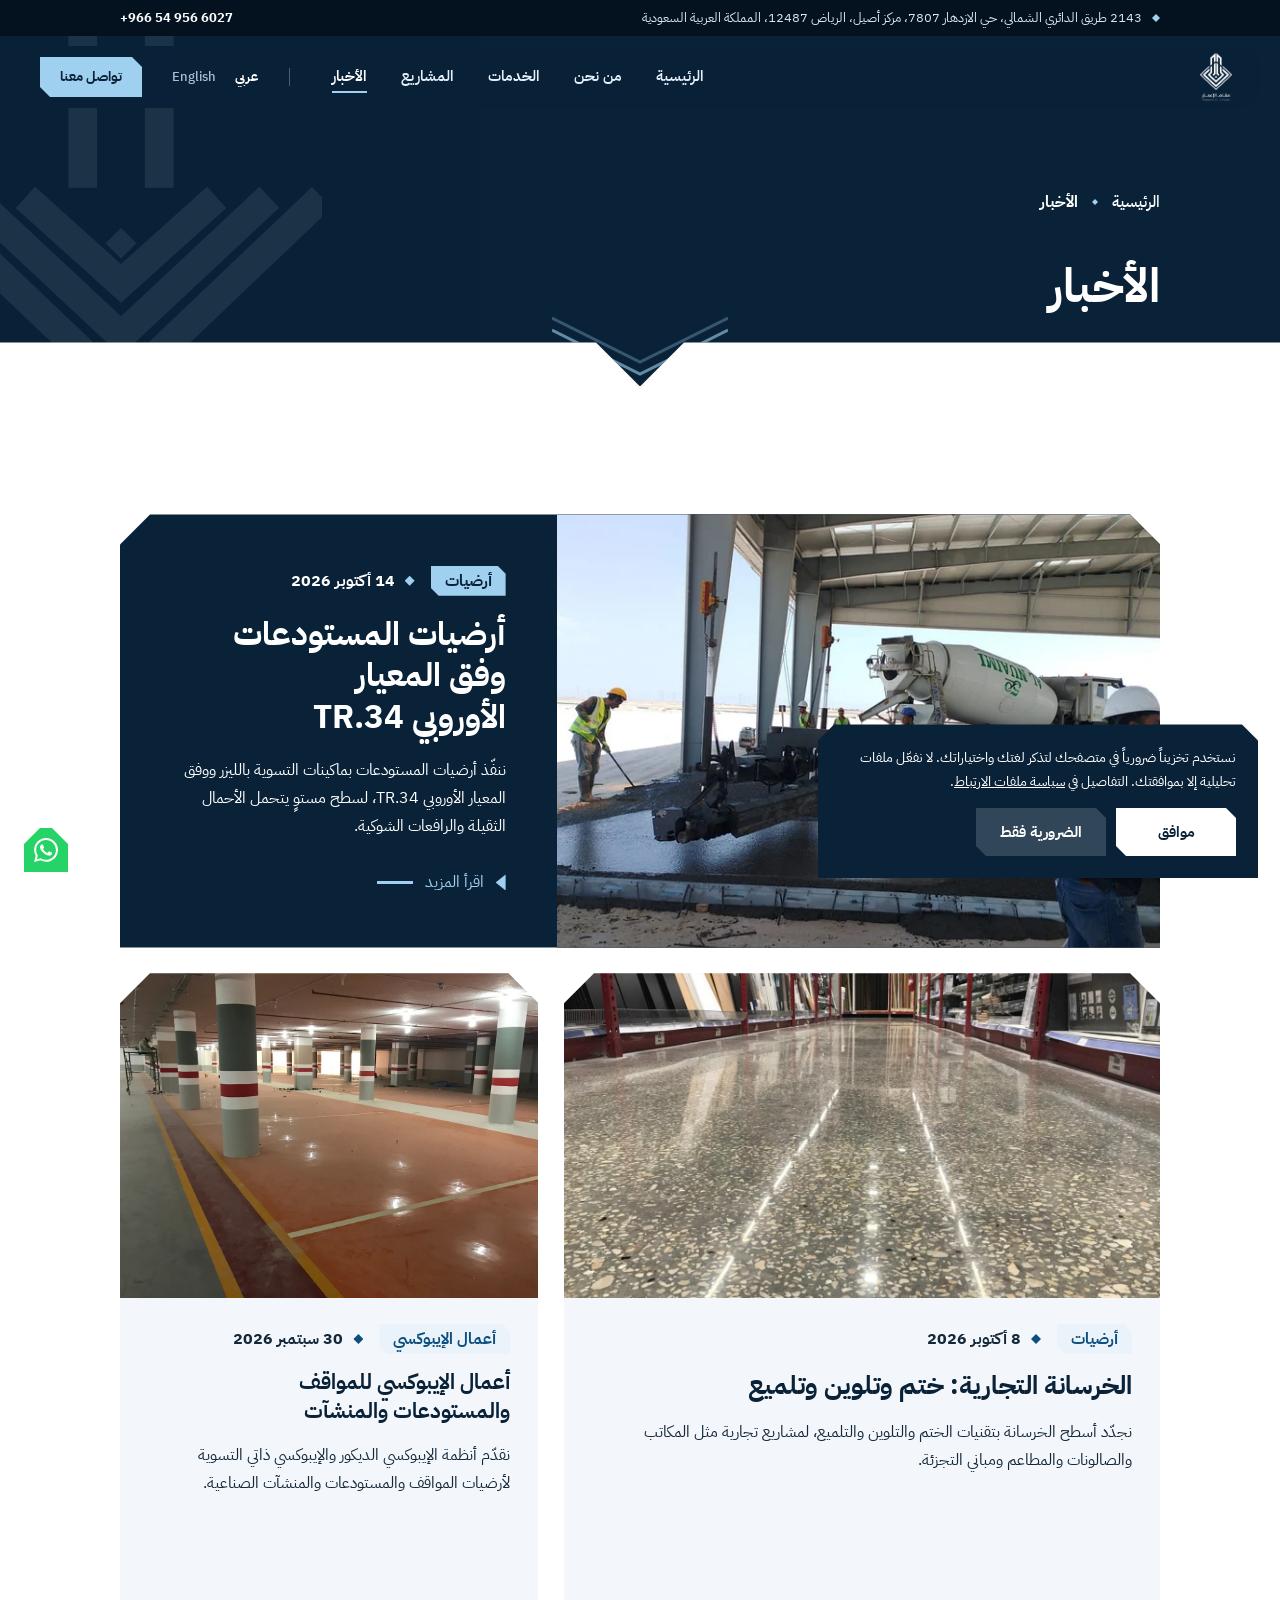
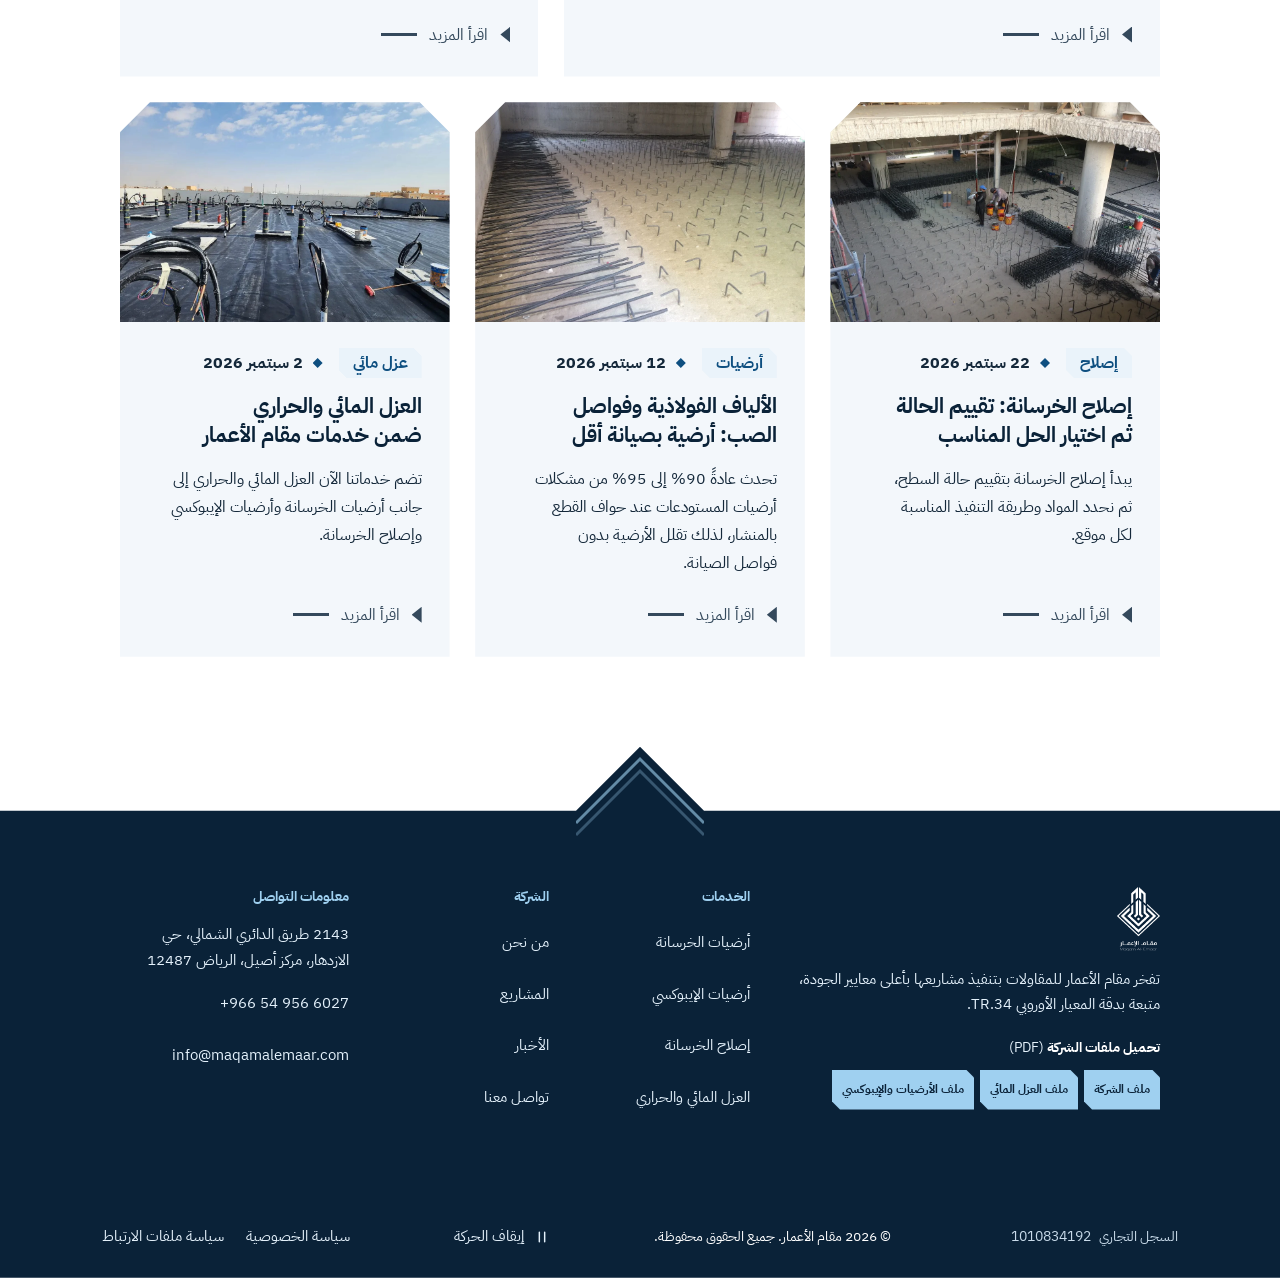
<file: news.html>
<!doctype html>
<html lang="ar" dir="rtl">
<head>
<meta charset="utf-8">
<meta name="viewport" content="width=device-width,initial-scale=1">
<title>الأخبار | مقام الأعمار للمقاولات</title>
<meta name="description" content="آخر أخبار مقام الأعمار للمقاولات في الرياض: مشاريع الأرضيات الصناعية والإيبوكسي وإصلاح الخرسانة والعزل المائي، وتحديثات الشركة.">
<meta name="robots" content="noindex,nofollow">
<meta name="theme-color" content="#0a2238">
<link rel="canonical" href="https://www.maqamalemaar.com/news.html">
<link rel="icon" href="favicon.ico" sizes="any">
<link rel="icon" type="image/png" sizes="32x32" href="assets/img/favicon-32.png">
<link rel="apple-touch-icon" href="assets/img/apple-touch-icon.png">
<link rel="manifest" href="site.webmanifest">
<meta property="og:type" content="website"><meta property="og:site_name" content="مقام الأعمار">
<meta property="og:title" content="الأخبار | مقام الأعمار للمقاولات"><meta property="og:description" content="آخر أخبار مقام الأعمار للمقاولات في الرياض: مشاريع الأرضيات الصناعية والإيبوكسي وإصلاح الخرسانة والعزل المائي، وتحديثات الشركة.">
<meta property="og:url" content="https://www.maqamalemaar.com/news.html"><meta property="og:image" content="https://www.maqamalemaar.com/assets/img/og-image.jpg">
<meta property="og:image:width" content="1200"><meta property="og:image:height" content="630"><meta property="og:image:alt" content="شعار مقام الأعمار فوق صورة مستودع بأرضية صناعية">
<meta property="og:locale" content="ar_SA"><meta property="og:locale:alternate" content="en_US">
<meta name="twitter:card" content="summary_large_image"><meta name="twitter:title" content="الأخبار | مقام الأعمار للمقاولات"><meta name="twitter:description" content="آخر أخبار مقام الأعمار للمقاولات في الرياض: مشاريع الأرضيات الصناعية والإيبوكسي وإصلاح الخرسانة والعزل المائي، وتحديثات الشركة."><meta name="twitter:image" content="https://www.maqamalemaar.com/assets/img/og-image.jpg"><meta name="twitter:image:alt" content="شعار مقام الأعمار فوق صورة مستودع بأرضية صناعية">
<link rel="preconnect" href="https://fonts.googleapis.com"><link rel="preconnect" href="https://fonts.gstatic.com" crossorigin>
<link rel="preload" as="style" href="https://fonts.googleapis.com/css2?family=IBM+Plex+Sans+Arabic:wght@400;600;700&family=Manrope:wght@400;600;700&display=swap">
<link rel="stylesheet" href="https://fonts.googleapis.com/css2?family=IBM+Plex+Sans+Arabic:wght@400;600;700&family=Manrope:wght@400;600;700&display=swap" media="print" onload="this.media='all'">
<noscript><link rel="stylesheet" href="https://fonts.googleapis.com/css2?family=IBM+Plex+Sans+Arabic:wght@400;600;700&family=Manrope:wght@400;600;700&display=swap"></noscript>
<link rel="stylesheet" href="assets/css/site.css?v=100">
<script type="application/ld+json">{"@context": "https://schema.org", "@type": "WebPage", "name": "الأخبار | مقام الأعمار للمقاولات", "description": "آخر أخبار مقام الأعمار للمقاولات في الرياض: مشاريع الأرضيات الصناعية والإيبوكسي وإصلاح الخرسانة والعزل المائي، وتحديثات الشركة.", "url": "https://www.maqamalemaar.com/news.html", "inLanguage": ["ar", "en"], "isPartOf": {"@type": "WebSite", "@id": "https://www.maqamalemaar.com/#site", "url": "https://www.maqamalemaar.com/"}, "breadcrumb": {"@type": "BreadcrumbList", "itemListElement": [{"@type": "ListItem", "position": 1, "name": "الرئيسية", "item": "https://www.maqamalemaar.com/"}, {"@type": "ListItem", "position": 2, "name": "الأخبار", "item": "https://www.maqamalemaar.com/news.html"}]}, "@id": "https://www.maqamalemaar.com/news.html#webpage", "publisher": {"@type": "GeneralContractor", "@id": "https://www.maqamalemaar.com/#org", "name": "مقام الأعمار", "url": "https://www.maqamalemaar.com/"}}</script>
<script type="application/ld+json">{"@context": "https://schema.org", "@type": "CollectionPage", "name": "الأخبار", "url": "https://www.maqamalemaar.com/news.html", "inLanguage": ["ar", "en"], "isPartOf": {"@type": "WebSite", "url": "https://www.maqamalemaar.com/"}}</script>
<link rel="stylesheet" href="assets/css/news.css?v=88">
</head>
<body data-title-ar="الأخبار | مقام الأعمار للمقاولات" data-title-en="News | Maqam Al-Emaar Contracting" data-desc-ar="آخر أخبار مقام الأعمار للمقاولات في الرياض: مشاريع الأرضيات الصناعية والإيبوكسي وإصلاح الخرسانة والعزل المائي، وتحديثات الشركة." data-desc-en="News page of Maqam Al-Emaar Contracting, Riyadh. No news items have been published yet. New items will appear here when published.">
<a class="skip" href="#main"><span class="ar">تخطَّ إلى المحتوى</span><span class="en">Skip to content</span></a>
<div id="bar" aria-hidden="true"></div>
<div class="topstrip"><div class="wrap"><a class="ts-a" href="https://maps.app.goo.gl/KTbtEdy7rDVpXieK8" target="_blank" rel="noopener"><span class="ar">2143 طريق الدائري الشمالي، حي الازدهار 7807، مركز أصيل، الرياض 12487، المملكة العربية السعودية</span><span class="en">2143 Northern Ring Road, 7807 Al Izdihar Dist, Aseel Center, 12487 Riyadh, Saudi Arabia</span><span class="sr"><span class="ar">(يفتح الخريطة في نافذة جديدة)</span><span class="en">(opens the map in a new tab)</span></span></a><a class="ts-p" href="tel:+966549566027"><bdi dir="ltr">+966 54 956 6027</bdi></a></div></div>
<header id="hd">
  <div class="bar">
    <a class="logo" href="./" data-al="مقام الأعمار، الصفحة الرئيسية|Maqam Al-Emaar, home page"><img src="assets/img/logo-white.png" alt="" role="presentation" width="38" height="56"></a>
    <nav id="nav" data-al="القائمة الرئيسية|Main navigation"><a href="./"><span class="ar">الرئيسية</span><span class="en">Home</span></a><a href="about.html"><span class="ar">من نحن</span><span class="en">About</span></a><a href="services.html"><span class="ar">الخدمات</span><span class="en">Services</span></a><a href="projects.html"><span class="ar">المشاريع</span><span class="en">Projects</span></a><a href="news.html" aria-current="page"><span class="ar">الأخبار</span><span class="en">News</span></a></nav>
    <div class="tools">
      <div class="lg2" role="group" data-al="اللغة|Language"><button type="button" data-l="ar" lang="ar" aria-pressed="true">عربي</button><button type="button" data-l="en" lang="en" aria-pressed="false">English</button></div>
      <a class="cta" href="contact.html"><span class="ar">تواصل معنا</span><span class="en">Contact us</span></a>
      <button class="burger" type="button" data-al="القائمة|Menu" aria-controls="nav" aria-expanded="false"><i></i><i></i><i></i></button>
    </div>
  </div>
</header>
<main id="main" tabindex="-1"><div class="doc">
<div class="hd"><div class="wrap"><ol class="crumbs" aria-label="مسار التنقل"><li><a href="./"><span class="ar">الرئيسية</span><span class="en">Home</span></a></li><li aria-current="page"><span class="ar">الأخبار</span><span class="en">News</span></li></ol><h1><span class="ar">الأخبار</span><span class="en">News</span></h1></div></div>
<div class="wrap body">
<!-- NEWS:START -->
<ol class="nw-grid" id="news-list">
<li class="nw-feat"><article>
<figure><img src="assets/img/c37-c.webp" alt="صب الخرسانة وتسويتها بماكينة الليزر" width="800" height="450" loading="eager" decoding="async"></figure>
<div class="nw-tx">
<p class="nw-meta"><span class="nw-chip"><span class="ar">أرضيات</span><span class="en">Flooring</span></span><time datetime="2026-10-14"><span class="ar">14 أكتوبر 2026</span><span class="en">14 Oct 2026</span></time></p>
<h2 class="nw-t"><a class="nw-a" href="#" id="nw-t0"><span class="ar">أرضيات المستودعات وفق المعيار الأوروبي TR.34</span><span class="en">Warehouse floors built to the European TR.34 standard</span></a></h2>
<p class="nw-s"><span class="ar">ننفّذ أرضيات المستودعات بماكينات التسوية بالليزر ووفق المعيار الأوروبي TR.34، لسطح مستوٍ يتحمل الأحمال الثقيلة والرافعات الشوكية.</span><span class="en">We build warehouse floors with laser screed machines to the European TR.34 standard: a level surface that carries heavy loads and forklift traffic.</span></p>
<p class="nw-go" aria-hidden="true"><span class="ar">اقرأ المزيد</span><span class="en">Read more</span></p>
<div class="nw-full" hidden><div class="ar"><p>تتطلب أرضيات المستودعات تشطيبات تتبع أعلى المعايير، ومنها مقاومة المواد الكيميائية ومقاومة الانزلاق ومقاومة الصدمات واستواء السطح (FM1 أو FM2 أو FM3).</p><p>يختار العميل تصنيف الأرضية ذات الحركة الحرة الذي يفضله، ونصمم البلاطة على التربة لتتحمل الأحمال الثقيلة والاستخدام المستمر للرافعات الشوكية وعربات نقل المنصات.</p><p>تبدأ آلية عملنا بأن يقدّم العميل الأحمال التي ستقع على هيكل الأرضية، ثم يقدّم فريقنا الفني تصميماً تفصيلياً للبلاطة وفق ذلك.</p></div><div class="en"><p>Warehouse floors need finishes that follow the highest standards, including chemical resistance, slip resistance, impact resistance and surface flatness (FM1, FM2 or FM3).</p><p>The client chooses the free-movement floor classification they prefer, and we design the slab on ground to carry heavy loads and the constant use of forklifts and pallet trucks.</p><p>Our process begins with the client providing the loads that will act on the floor structure. Our technical team then provides a detailed slab design accordingly.</p></div></div></div></article></li>
<li class="nw-card c1"><article>
<figure><img src="assets/img/c43-a.webp" alt="أرضية خرسانة مصقولة في مبنى تجاري" width="800" height="450" loading="eager" decoding="async"></figure>
<div class="nw-tx">
<p class="nw-meta"><span class="nw-chip"><span class="ar">أرضيات</span><span class="en">Flooring</span></span><time datetime="2026-10-08"><span class="ar">8 أكتوبر 2026</span><span class="en">8 Oct 2026</span></time></p>
<h2 class="nw-t"><a class="nw-a" href="#" id="nw-t1"><span class="ar">الخرسانة التجارية: ختم وتلوين وتلميع</span><span class="en">Commercial concrete: stamping, coloring and polishing</span></a></h2>
<p class="nw-s"><span class="ar">نجدّد أسطح الخرسانة بتقنيات الختم والتلوين والتلميع، لمشاريع تجارية مثل المكاتب والصالونات والمطاعم ومباني التجزئة.</span><span class="en">We renew concrete surfaces with stamping, coloring and polishing techniques for commercial projects such as offices, salons, restaurants and retail buildings.</span></p>
<p class="nw-go" aria-hidden="true"><span class="ar">اقرأ المزيد</span><span class="en">Read more</span></p>
<div class="nw-full" hidden><div class="ar"><p>الخرسانة المصقولة بديل موثوق وقليل الصيانة لمن يبحث عن حل متين، وقد ازدادت شعبيتها في المنشآت التجارية والصناعية والسكنية لتنوعها ومتانتها.</p><p>نجدّد أسطح الخرسانة بتقنيات الختم والتلوين والتلميع، وهي مناسبة لمشاريع التجزئة والمشاريع التجارية مثل المكاتب والصالونات والمطاعم ومباني التجزئة.</p><p>نحدد مع العميل التشطيب الأنسب للاستخدام والمظهر المطلوبين قبل بدء التنفيذ.</p></div><div class="en"><p>Polished concrete is a reliable, low-maintenance alternative for anyone looking for a durable solution, and it has grown popular in commercial, industrial and residential buildings for its variety and durability.</p><p>We renew concrete surfaces with stamping, coloring and polishing techniques, suitable for retail and commercial projects such as offices, salons, restaurants and retail buildings.</p><p>We agree with the client on the finish that best suits the required use and look before work starts.</p></div></div></div></article></li>
<li class="nw-card c2"><article>
<figure><img src="assets/img/c46-c.webp" alt="أرضية إيبوكسي في موقف سيارات" width="800" height="450" loading="lazy" decoding="async"></figure>
<div class="nw-tx">
<p class="nw-meta"><span class="nw-chip"><span class="ar">أعمال الإيبوكسي</span><span class="en">Epoxy works</span></span><time datetime="2026-09-30"><span class="ar">30 سبتمبر 2026</span><span class="en">30 Sep 2026</span></time></p>
<h2 class="nw-t"><a class="nw-a" href="#" id="nw-t2"><span class="ar">أعمال الإيبوكسي للمواقف والمستودعات والمنشآت</span><span class="en">Epoxy works for parking, warehouses and facilities</span></a></h2>
<p class="nw-s"><span class="ar">نقدّم أنظمة الإيبوكسي الديكور والإيبوكسي ذاتي التسوية لأرضيات المواقف والمستودعات والمنشآت الصناعية.</span><span class="en">We provide decorative epoxy and self-leveling epoxy systems for parking, warehouse and industrial facility floors.</span></p>
<p class="nw-go" aria-hidden="true"><span class="ar">اقرأ المزيد</span><span class="en">Read more</span></p>
<div class="nw-full" hidden><div class="ar"><p>تشمل أعمال الإيبوكسي لدينا أنظمة الإيبوكسي الديكور والإيبوكسي ذاتي التسوية، لتناسب المواقف والمستودعات والمنشآت الصناعية وغيرها.</p><p>تتميز أرضيات الإيبوكسي بسهولة التنظيف وتنوع الألوان وإمكانية رسم الخطوط الإرشادية ومسارات المشاة على سطح الأرضية.</p><p>نحدد النظام الأنسب حسب الاستخدام والأحمال وبيئة التشغيل في كل موقع.</p></div><div class="en"><p>Our epoxy works include decorative epoxy and self-leveling epoxy systems, suited to parking areas, warehouses, industrial facilities and more.</p><p>Epoxy floors are easy to clean, come in many colors, and can carry marked lines and pedestrian paths on the floor surface.</p><p>We select the most suitable system according to the use, the loads and the operating environment of each site.</p></div></div></div></article></li>
<li class="nw-card c3"><article>
<figure><img src="assets/img/c48-c.webp" alt="أعمال إصلاح الخرسانة" width="800" height="450" loading="lazy" decoding="async"></figure>
<div class="nw-tx">
<p class="nw-meta"><span class="nw-chip"><span class="ar">إصلاح</span><span class="en">Repair</span></span><time datetime="2026-09-22"><span class="ar">22 سبتمبر 2026</span><span class="en">22 Sep 2026</span></time></p>
<h2 class="nw-t"><a class="nw-a" href="#" id="nw-t3"><span class="ar">إصلاح الخرسانة: تقييم الحالة ثم اختيار الحل المناسب</span><span class="en">Concrete repair: assess the condition, then choose the right solution</span></a></h2>
<p class="nw-s"><span class="ar">يبدأ إصلاح الخرسانة بتقييم حالة السطح، ثم نحدد المواد وطريقة التنفيذ المناسبة لكل موقع.</span><span class="en">Concrete repair starts with assessing the condition of the surface, then we choose the materials and method that suit each site.</span></p>
<p class="nw-go" aria-hidden="true"><span class="ar">اقرأ المزيد</span><span class="en">Read more</span></p>
<div class="nw-full" hidden><div class="ar"><p>يبدأ إصلاح الخرسانة بتقييم حالة السطح وتحديد سبب التلف، لأن الحل الصحيح يعتمد على السبب وليس على الشكل الظاهر فقط.</p><p>بعد التقييم نحدد المواد وطريقة التنفيذ المناسبة لكل موقع، ثم ننفذ الإصلاح بخطوات واضحة يتابعها فريق التشغيل مع العميل.</p><p>نوفر حلولاً لإصلاح الأرضيات الخرسانية والأسطح بما يناسب احتياجات المنشأة.</p></div><div class="en"><p>Concrete repair starts with assessing the surface and finding the cause of the damage, because the right fix depends on the cause, not only on what is visible.</p><p>After the assessment we select the materials and method that suit each site, then carry out the repair in clear steps that the operations team follows with the client.</p><p>We offer solutions to repair concrete floors and surfaces to suit the needs of the facility.</p></div></div></div></article></li>
<li class="nw-card c4"><article>
<figure><img src="assets/img/c49-b.webp" alt="تسليح أرضية خرسانية قبل الصب" width="800" height="450" loading="lazy" decoding="async"></figure>
<div class="nw-tx">
<p class="nw-meta"><span class="nw-chip"><span class="ar">أرضيات</span><span class="en">Flooring</span></span><time datetime="2026-09-12"><span class="ar">12 سبتمبر 2026</span><span class="en">12 Sep 2026</span></time></p>
<h2 class="nw-t"><a class="nw-a" href="#" id="nw-t4"><span class="ar">الألياف الفولاذية وفواصل الصب: أرضية بصيانة أقل</span><span class="en">Steel fiber and construction joints: a floor with less maintenance</span></a></h2>
<p class="nw-s"><span class="ar">تحدث عادةً 90% إلى 95% من مشكلات أرضيات المستودعات عند حواف القطع بالمنشار، لذلك تقلل الأرضية بدون فواصل الصيانة.</span><span class="en">Usually 90% to 95% of warehouse floor problems occur at saw cut edges, which is why a floor without joints reduces maintenance.</span></p>
<p class="nw-go" aria-hidden="true"><span class="ar">اقرأ المزيد</span><span class="en">Read more</span></p>
<div class="nw-full" hidden><div class="ar"><p>تحدث عادةً 90% إلى 95% من مشكلات أرضيات المستودعات والمصانع الخرسانية عند حواف القطع بالمنشار.</p><p>الأرضية بدون فواصل سطح نظيف بلا مشكلات تلوث أو تكاليف صيانة عالية، وتُسلَّح بألياف فولاذية للأحمال العالية أو بألياف دقيقة للأحمال المنخفضة.</p><p>كما تخفض هذه الطريقة تكلفة حديد التسليح بنسبة 10% إلى 20% وزمن تركيب الشبك.</p></div><div class="en"><p>Usually 90% to 95% of concrete warehouse and factory floor problems occur at saw cut edges.</p><p>A floor without joints is a clean surface free of contamination problems and high maintenance costs, reinforced with steel fibers for high loads or fine fibers for low loads.</p><p>This method also reduces the cost of reinforcement steel by 10% to 20% and the time to install the mesh.</p></div></div></div></article></li>
<li class="nw-card c5"><article>
<figure><img src="assets/img/wp/wp-cover.webp" alt="أعمال عزل مائي لسطح مبنى" width="800" height="450" loading="lazy" decoding="async"></figure>
<div class="nw-tx">
<p class="nw-meta"><span class="nw-chip"><span class="ar">عزل مائي</span><span class="en">Waterproofing</span></span><time datetime="2026-09-02"><span class="ar">2 سبتمبر 2026</span><span class="en">2 Sep 2026</span></time></p>
<h2 class="nw-t"><a class="nw-a" href="#" id="nw-t5"><span class="ar">العزل المائي والحراري ضمن خدمات مقام الأعمار</span><span class="en">Waterproofing and thermal insulation among Maqam Al-Emaar services</span></a></h2>
<p class="nw-s"><span class="ar">تضم خدماتنا الآن العزل المائي والحراري إلى جانب أرضيات الخرسانة وأرضيات الإيبوكسي وإصلاح الخرسانة.</span><span class="en">Our services now include waterproofing and thermal insulation alongside concrete flooring, epoxy flooring and concrete repair.</span></p>
<p class="nw-go" aria-hidden="true"><span class="ar">اقرأ المزيد</span><span class="en">Read more</span></p>
<div class="nw-full" hidden><div class="ar"><p>أصبحت خدمات مقام الأعمار تضم أربعة أقسام: أرضيات الخرسانة، وأرضيات الإيبوكسي، وإصلاح الخرسانة، والعزل المائي والحراري.</p><p>يشمل قسم العزل المائي رسومات تنفيذية لحالات مثل الأقبية والأنفاق والأسطح ومصارف الأسطح وأرضيات دورات المياه وأحواض السباحة.</p><p>يمكنكم الاطلاع على صور ورسومات الأعمال في صفحة الخدمات وصفحة المشاريع.</p></div><div class="en"><p>Maqam Al-Emaar services now cover four divisions: concrete flooring, epoxy flooring, concrete repair, and waterproofing and thermal insulation.</p><p>The waterproofing division includes execution drawings for cases such as basements, tunnels, roofs, roof drains, toilet floors and swimming pools.</p><p>You can see photos and drawings of the works on the Services and Projects pages.</p></div></div></div></article></li>
</ol>
<script type="application/ld+json">{"@context":"https://schema.org","@type":"ItemList","itemListElement":[{"@type":"ListItem","position":1,"name":"أرضيات المستودعات وفق المعيار الأوروبي TR.34","url":"https://www.maqamalemaar.com/news.html#nw-t0"},{"@type":"ListItem","position":2,"name":"الخرسانة التجارية: ختم وتلوين وتلميع","url":"https://www.maqamalemaar.com/news.html#nw-t1"},{"@type":"ListItem","position":3,"name":"أعمال الإيبوكسي للمواقف والمستودعات والمنشآت","url":"https://www.maqamalemaar.com/news.html#nw-t2"},{"@type":"ListItem","position":4,"name":"إصلاح الخرسانة: تقييم الحالة ثم اختيار الحل المناسب","url":"https://www.maqamalemaar.com/news.html#nw-t3"},{"@type":"ListItem","position":5,"name":"الألياف الفولاذية وفواصل الصب: أرضية بصيانة أقل","url":"https://www.maqamalemaar.com/news.html#nw-t4"},{"@type":"ListItem","position":6,"name":"العزل المائي والحراري ضمن خدمات مقام الأعمار","url":"https://www.maqamalemaar.com/news.html#nw-t5"}]}</script>
<!-- NEWS:END -->
</div></div></main>
<footer>
  <div class="wrap g">
    <div><img class="lgo" src="assets/img/logo-white.png" alt="مقام الأعمار" width="60" height="90"><p><span class="ar">تفخر مقام الأعمار للمقاولات بتنفيذ مشاريعها بأعلى معايير الجودة، متبعة بدقة المعيار الأوروبي TR.34.</span><span class="en">Maqam Al-Emaar Contracting prides itself on delivering projects to the highest quality standards by meticulously following the European code TR.34.</span></p>
      <div class="fdl"><p class="fdl-t"><span class="ar">تحميل ملفات الشركة</span><span class="en">Download profiles</span> <small>(PDF)</small></p><div class="fdl-b"><a class="cta" href="https://drive.usercontent.google.com/download?id=11vIwxLB8uP_mh810yPRveiWIkW4GNeoh&amp;export=download" rel="noopener" title="PDF, 79 MB"><span class="ar">ملف الشركة</span><span class="en">Company profile</span></a><a class="cta" href="https://drive.usercontent.google.com/download?id=1ZX79ctbGj1tw0XiTmi40kaa4baycGRaL&amp;export=download" rel="noopener" title="PDF, 16 MB"><span class="ar">ملف العزل المائي</span><span class="en">Waterproofing profile</span></a><a class="cta" href="https://drive.usercontent.google.com/download?id=1O_Fb4xtFnx-ivAxMUvatuZR_lN3b0gOi&amp;export=download" rel="noopener" title="PDF, 78 MB"><span class="ar">ملف الأرضيات والإيبوكسي</span><span class="en">Flooring and epoxy profile</span></a></div></div></div>
    <div><h3><span class="ar">الخدمات</span><span class="en">Services</span></h3><ul>
      <li><a href="services.html#concrete"><span class="ar">أرضيات الخرسانة</span><span class="en">Concrete flooring</span></a></li>
      <li><a href="services.html#resinous"><span class="ar">أرضيات الإيبوكسي</span><span class="en">Epoxy flooring</span></a></li>
      <li><a href="services.html#repair"><span class="ar">إصلاح الخرسانة</span><span class="en">Concrete repair</span></a></li>
      <li><a href="services.html#waterproofing"><span class="ar">العزل المائي والحراري</span><span class="en">Waterproofing and thermal insulation</span></a></li></ul></div>
    <div><h3><span class="ar">الشركة</span><span class="en">Company</span></h3><ul>
      <li><a href="about.html"><span class="ar">من نحن</span><span class="en">About</span></a></li>
      <li><a href="projects.html"><span class="ar">المشاريع</span><span class="en">Projects</span></a></li>
      <li><a href="news.html"><span class="ar">الأخبار</span><span class="en">News</span></a></li>
      <li><a href="contact.html"><span class="ar">تواصل معنا</span><span class="en">Contact</span></a></li></ul></div>
    <div><h3><span class="ar">معلومات التواصل</span><span class="en">Contact information</span></h3><ul>
      <li><span class="ar">2143 طريق الدائري الشمالي، حي الازدهار، مركز أصيل، الرياض 12487</span><span class="en">2143 Northern Ring Road, 7807 Al Izdihar Dist, Aseel Center, 12487 Riyadh</span></li>
      <li><a href="tel:+966549566027"><bdi dir="ltr">+966 54 956 6027</bdi></a></li>
      <li><a href="mailto:info@maqamalemaar.com">info@maqamalemaar.com</a></li></ul></div>
  </div>
  <div class="wrap cp"><span class="cr"><span class="ar">السجل التجاري</span><span class="en">Commercial registration</span> <bdi dir="ltr">1010834192</bdi></span><span>© 2026 <span class="ar">مقام الأعمار. جميع الحقوق محفوظة.</span><span class="en">Maqam Al-Emaar. All rights reserved.</span></span>
    <button id="mo" type="button" class="mo-f" aria-pressed="false"><svg viewBox="0 0 24 24" aria-hidden="true"><path d="M8 5v14M16 5v14"/></svg><span class="ar">إيقاف الحركة</span><span class="en">Stop motion</span></button>
    <nav data-al="روابط قانونية|Legal links"><a href="privacy.html"><span class="ar">سياسة الخصوصية</span><span class="en">Privacy policy</span></a><a href="privacy.html#cookies"><span class="ar">سياسة ملفات الارتباط</span><span class="en">Cookie policy</span></a></nav></div>
</footer>
<a id="wa" href="https://wa.me/966549566027" target="_blank" rel="noopener" data-al="تواصل عبر واتساب (يفتح في نافذة جديدة)|Chat on WhatsApp (opens in a new tab)"><svg viewBox="0 0 24 24" aria-hidden="true"><path d="M17.472 14.382c-.297-.149-1.758-.867-2.03-.967-.273-.099-.471-.148-.67.15-.197.297-.767.966-.94 1.164-.173.199-.347.223-.644.075-.297-.15-1.255-.463-2.39-1.475-.883-.788-1.48-1.761-1.653-2.059-.173-.297-.018-.458.13-.606.134-.133.298-.347.446-.52.149-.174.198-.298.298-.497.099-.198.05-.371-.025-.52-.075-.149-.669-1.612-.916-2.207-.242-.579-.487-.5-.669-.51-.173-.008-.371-.01-.57-.01-.198 0-.52.074-.792.372-.272.297-1.04 1.016-1.04 2.479 0 1.462 1.065 2.875 1.213 3.074.149.198 2.096 3.2 5.077 4.487.709.306 1.262.489 1.694.625.712.227 1.36.195 1.871.118.571-.085 1.758-.719 2.006-1.413.248-.694.248-1.289.173-1.413-.074-.124-.272-.198-.57-.347m-5.421 7.403h-.004a9.87 9.87 0 01-5.031-1.378l-.361-.214-3.741.982.998-3.648-.235-.374a9.86 9.86 0 01-1.51-5.26c.001-5.45 4.436-9.884 9.888-9.884 2.64 0 5.122 1.03 6.988 2.898a9.825 9.825 0 012.893 6.994c-.003 5.45-4.437 9.884-9.885 9.884m8.413-18.297A11.815 11.815 0 0012.05 0C5.495 0 .16 5.335.157 11.892c0 2.096.547 4.142 1.588 5.945L.057 24l6.305-1.654a11.882 11.882 0 005.683 1.448h.005c6.554 0 11.89-5.335 11.893-11.893a11.821 11.821 0 00-3.48-8.413z"/></svg></a>
<button id="top" type="button" data-al="العودة للأعلى|Back to top"><svg viewBox="0 0 24 24" aria-hidden="true"><path d="M12 19V5M6 11l6-6 6 6"/></svg></button>
<div id="ck" role="region" data-al="ملفات الارتباط|Cookies"><span class="ar">نستخدم تخزيناً ضرورياً في متصفحك لتذكر لغتك واختياراتك. لا نفعّل ملفات تحليلية إلا بموافقتك. التفاصيل في <a href="privacy.html#cookies">سياسة ملفات الارتباط</a>.</span><span class="en">We use essential browser storage to remember your language and choices. We only enable analytics with your consent. See the <a href="privacy.html#cookies">cookie policy</a>.</span><div class="ac"><button class="y" id="cky" type="button"><span class="ar">موافق</span><span class="en">Accept</span></button><button class="n2" id="ckn" type="button"><span class="ar">الضرورية فقط</span><span class="en">Essential only</span></button></div></div>
<div id="lb" role="dialog" aria-modal="true" aria-hidden="true" data-al="عرض الصورة|Image viewer"><button class="x" id="lx" type="button" data-al="إغلاق|Close"><span aria-hidden="true">×</span></button><img alt="" role="presentation" src="[data-uri]" width="1" height="1"></div>
<div id="nwm" role="dialog" aria-modal="true" aria-hidden="true" aria-labelledby="nwm-t"><div class="nwm-box" tabindex="-1"><button class="nwm-x" type="button" data-al="إغلاق|Close"><span aria-hidden="true">×</span></button><figure class="nwm-f"></figure><div class="nwm-b"><p class="nwm-m"></p><h2 id="nwm-t">تفاصيل الخبر</h2><div class="nwm-c"></div></div></div></div>
<script src="assets/js/news.js?v=88" defer></script>
<script src="assets/js/site.js?v=89" defer></script>
<script src="assets/js/strip.js?v=88" defer></script>
</body>
</html>
</file>
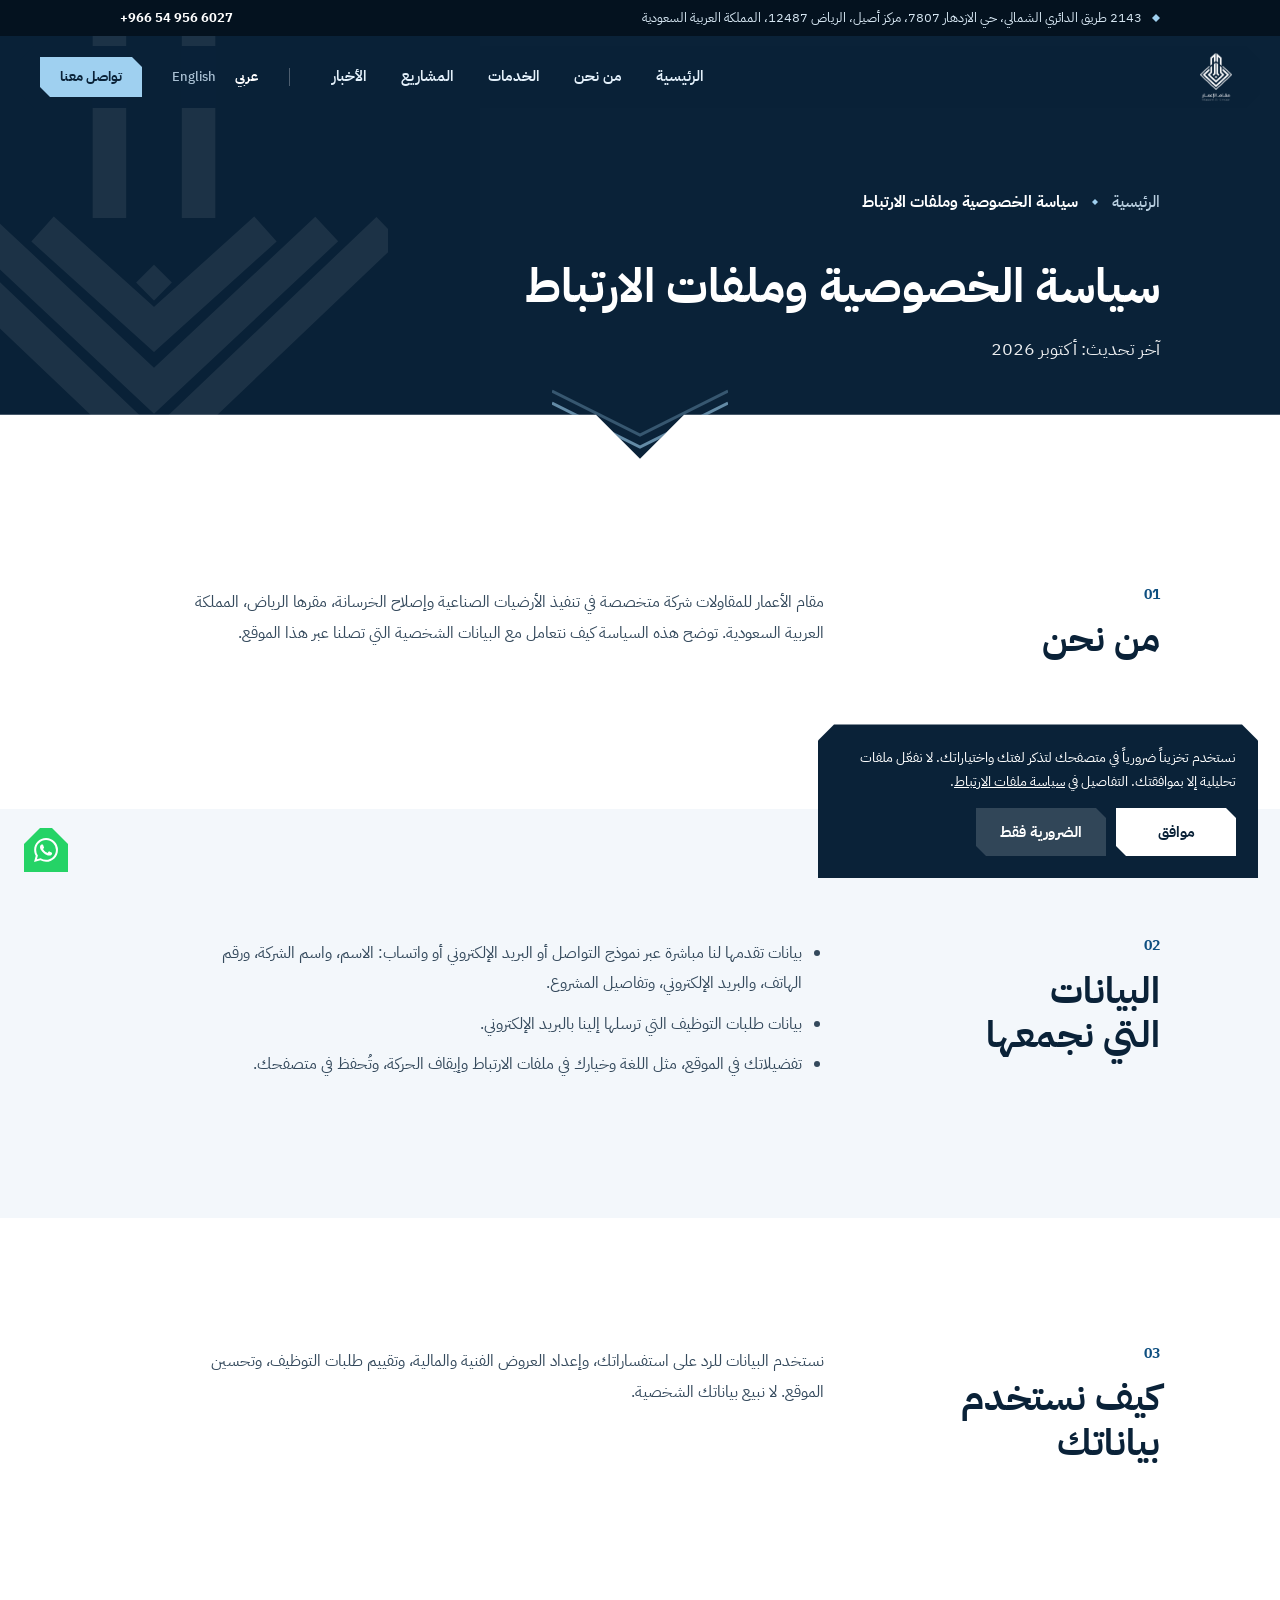
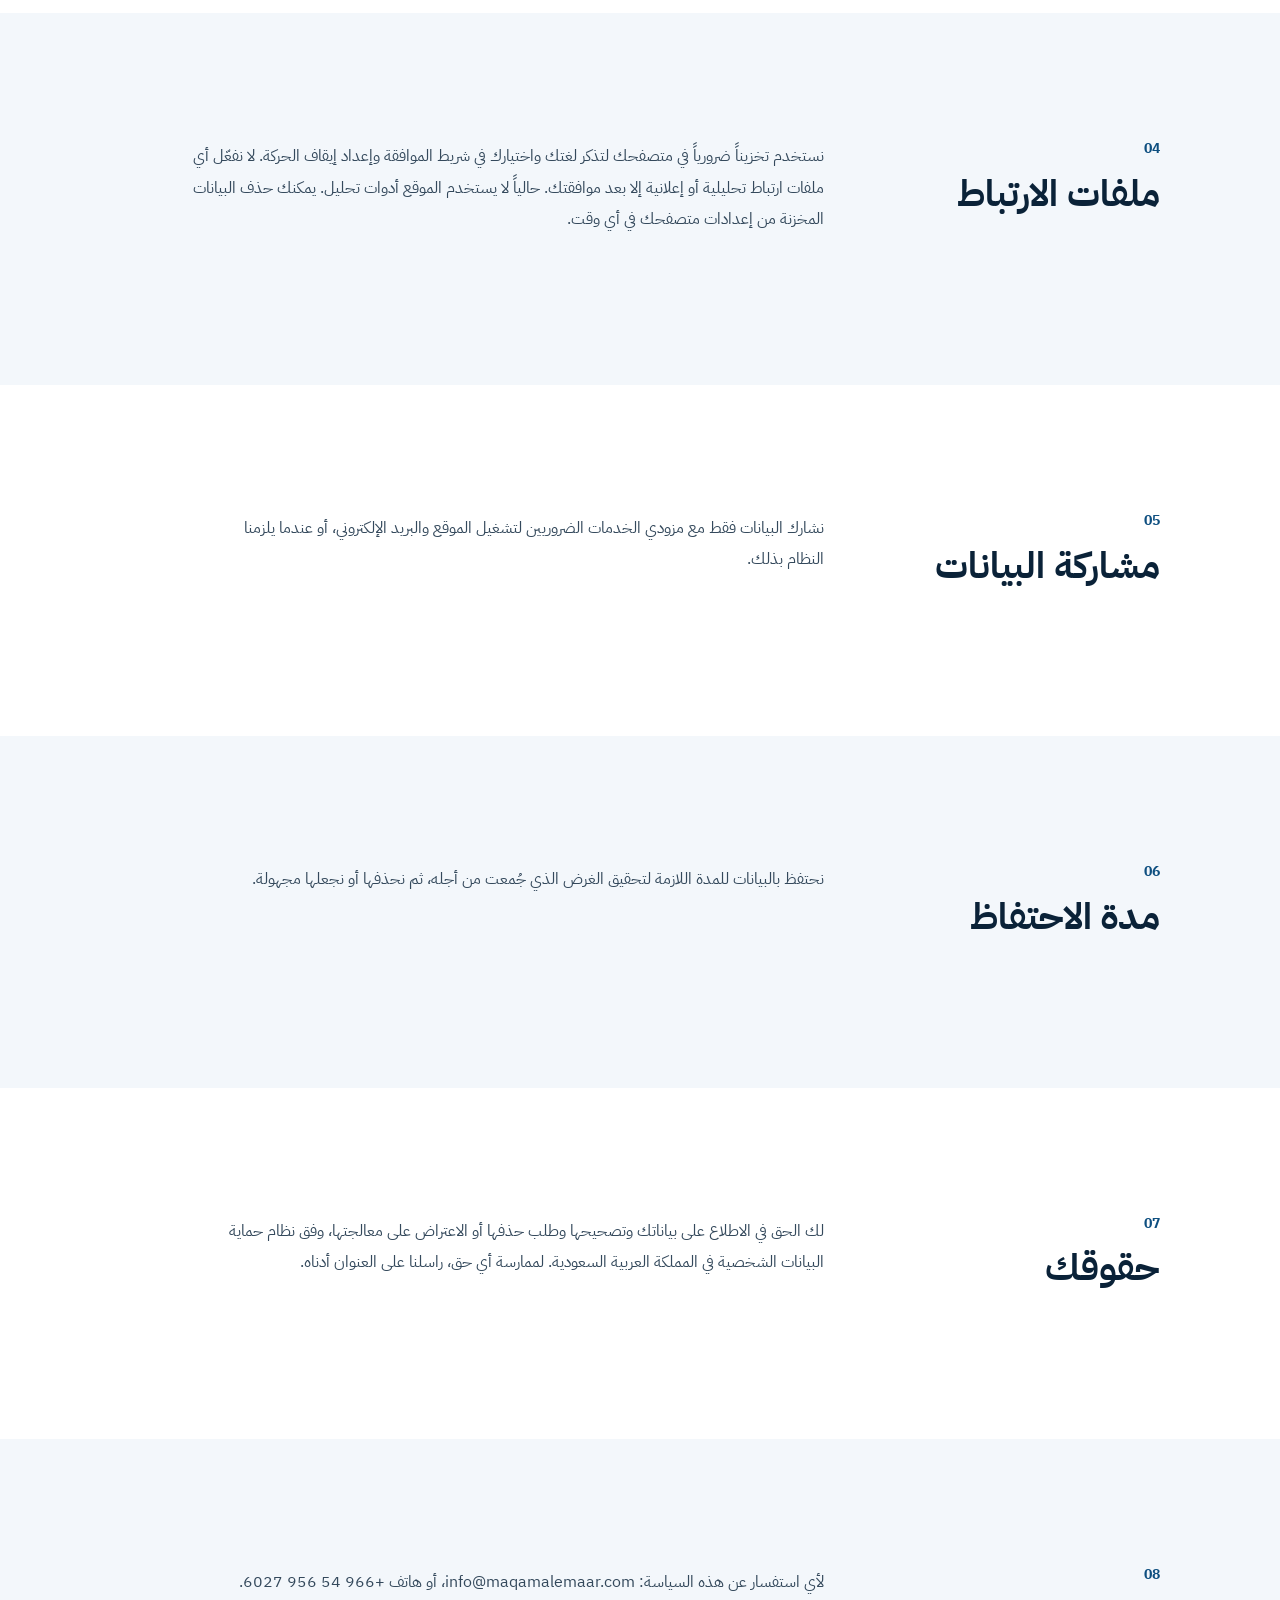
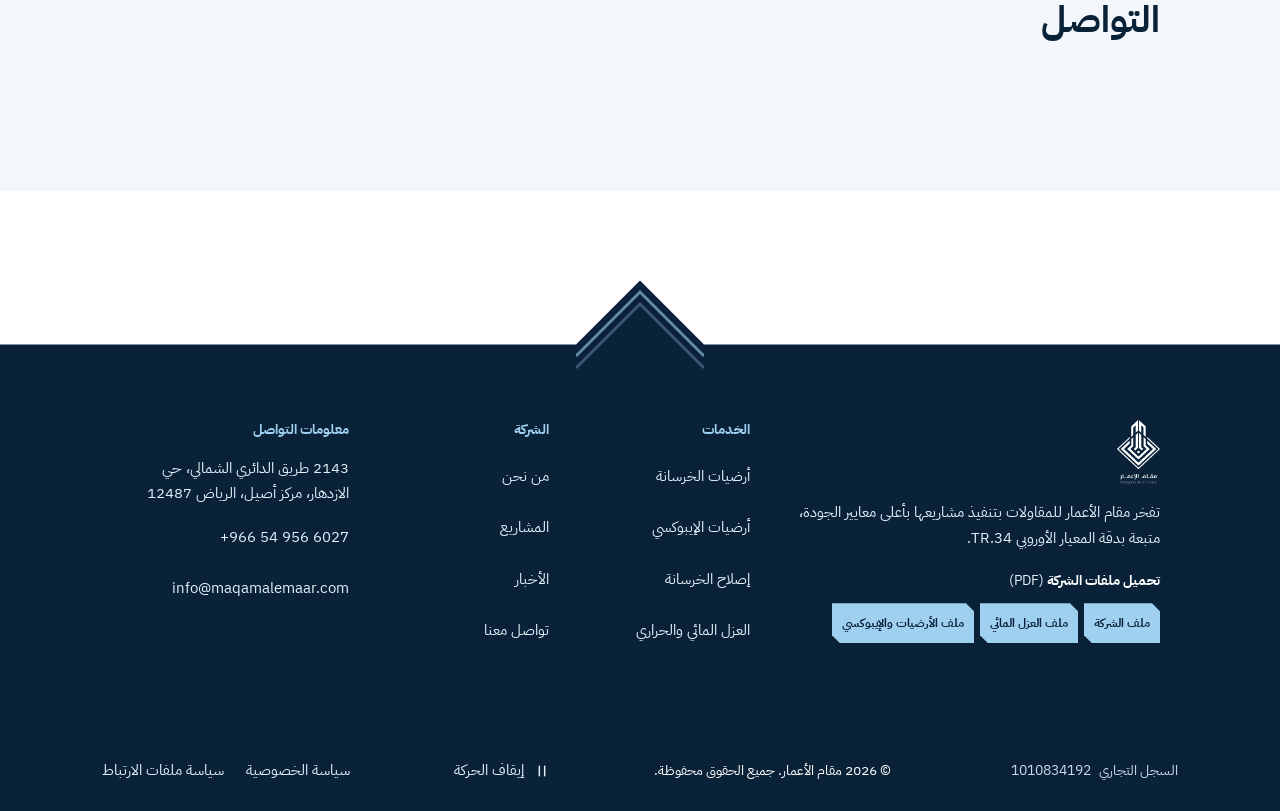
<file: privacy.html>
<!doctype html>
<html lang="ar" dir="rtl">
<head>
<meta charset="utf-8">
<meta name="viewport" content="width=device-width,initial-scale=1">
<title>سياسة الخصوصية وملفات الارتباط | مقام الأعمار</title>
<meta name="description" content="كيف تجمع مقام الأعمار للمقاولات بياناتك الشخصية وتستخدمها وتحميها، وحقوقك في الاطلاع والتصحيح والحذف، وسياسة ملفات الارتباط في الموقع.">
<meta name="robots" content="noindex,nofollow">
<meta name="theme-color" content="#0a2238">
<link rel="canonical" href="https://www.maqamalemaar.com/privacy.html">
<link rel="icon" href="favicon.ico" sizes="any">
<link rel="icon" type="image/png" sizes="32x32" href="assets/img/favicon-32.png">
<link rel="apple-touch-icon" href="assets/img/apple-touch-icon.png">
<link rel="manifest" href="site.webmanifest">
<meta property="og:type" content="website"><meta property="og:site_name" content="مقام الأعمار">
<meta property="og:title" content="سياسة الخصوصية وملفات الارتباط | مقام الأعمار"><meta property="og:description" content="كيف تجمع مقام الأعمار للمقاولات بياناتك الشخصية وتستخدمها وتحميها، وحقوقك في الاطلاع والتصحيح والحذف، وسياسة ملفات الارتباط في الموقع.">
<meta property="og:url" content="https://www.maqamalemaar.com/privacy.html"><meta property="og:image" content="https://www.maqamalemaar.com/assets/img/og-image.jpg">
<meta property="og:image:width" content="1200"><meta property="og:image:height" content="630"><meta property="og:image:alt" content="شعار مقام الأعمار فوق صورة مستودع بأرضية صناعية">
<meta property="og:locale" content="ar_SA"><meta property="og:locale:alternate" content="en_US">
<meta name="twitter:card" content="summary_large_image"><meta name="twitter:title" content="سياسة الخصوصية وملفات الارتباط | مقام الأعمار"><meta name="twitter:description" content="كيف تجمع مقام الأعمار للمقاولات بياناتك الشخصية وتستخدمها وتحميها، وحقوقك في الاطلاع والتصحيح والحذف، وسياسة ملفات الارتباط في الموقع."><meta name="twitter:image" content="https://www.maqamalemaar.com/assets/img/og-image.jpg"><meta name="twitter:image:alt" content="شعار مقام الأعمار فوق صورة مستودع بأرضية صناعية">
<link rel="preconnect" href="https://fonts.googleapis.com"><link rel="preconnect" href="https://fonts.gstatic.com" crossorigin>
<link rel="preload" as="style" href="https://fonts.googleapis.com/css2?family=IBM+Plex+Sans+Arabic:wght@400;600;700&family=Manrope:wght@400;600;700&display=swap">
<link rel="stylesheet" href="https://fonts.googleapis.com/css2?family=IBM+Plex+Sans+Arabic:wght@400;600;700&family=Manrope:wght@400;600;700&display=swap" media="print" onload="this.media='all'">
<noscript><link rel="stylesheet" href="https://fonts.googleapis.com/css2?family=IBM+Plex+Sans+Arabic:wght@400;600;700&family=Manrope:wght@400;600;700&display=swap"></noscript>
<link rel="stylesheet" href="assets/css/site.css?v=100">
<script type="application/ld+json">{"@context": "https://schema.org", "@type": "WebPage", "name": "سياسة الخصوصية وملفات الارتباط | مقام الأعمار", "description": "كيف تجمع مقام الأعمار للمقاولات بياناتك الشخصية وتستخدمها وتحميها، وحقوقك في الاطلاع والتصحيح والحذف، وسياسة ملفات الارتباط في الموقع.", "url": "https://www.maqamalemaar.com/privacy.html", "inLanguage": ["ar", "en"], "isPartOf": {"@type": "WebSite", "@id": "https://www.maqamalemaar.com/#site", "url": "https://www.maqamalemaar.com/"}, "breadcrumb": {"@type": "BreadcrumbList", "itemListElement": [{"@type": "ListItem", "position": 1, "name": "الرئيسية", "item": "https://www.maqamalemaar.com/"}, {"@type": "ListItem", "position": 2, "name": "سياسة الخصوصية وملفات الارتباط", "item": "https://www.maqamalemaar.com/privacy.html"}]}, "@id": "https://www.maqamalemaar.com/privacy.html#webpage", "publisher": {"@type": "GeneralContractor", "@id": "https://www.maqamalemaar.com/#org", "name": "مقام الأعمار", "url": "https://www.maqamalemaar.com/"}}</script>
</head>
<body data-title-ar="سياسة الخصوصية وملفات الارتباط | مقام الأعمار" data-title-en="Privacy and Cookie Policy | Maqam Al-Emaar" data-desc-ar="كيف تجمع مقام الأعمار للمقاولات بياناتك الشخصية وتستخدمها وتحميها، وحقوقك في الاطلاع والتصحيح والحذف، وسياسة ملفات الارتباط في الموقع." data-desc-en="How Maqam Al-Emaar collects, uses and protects your personal data, your rights, and our website cookie policy.">
<a class="skip" href="#main"><span class="ar">تخطَّ إلى المحتوى</span><span class="en">Skip to content</span></a>
<div id="bar" aria-hidden="true"></div>
<div class="topstrip"><div class="wrap"><a class="ts-a" href="https://maps.app.goo.gl/KTbtEdy7rDVpXieK8" target="_blank" rel="noopener"><span class="ar">2143 طريق الدائري الشمالي، حي الازدهار 7807، مركز أصيل، الرياض 12487، المملكة العربية السعودية</span><span class="en">2143 Northern Ring Road, 7807 Al Izdihar Dist, Aseel Center, 12487 Riyadh, Saudi Arabia</span><span class="sr"><span class="ar">(يفتح الخريطة في نافذة جديدة)</span><span class="en">(opens the map in a new tab)</span></span></a><a class="ts-p" href="tel:+966549566027"><bdi dir="ltr">+966 54 956 6027</bdi></a></div></div>
<header id="hd">
  <div class="bar">
    <a class="logo" href="./" data-al="مقام الأعمار، الصفحة الرئيسية|Maqam Al-Emaar, home page"><img src="assets/img/logo-white.png" alt="" role="presentation" width="38" height="56"></a>
    <nav id="nav" data-al="القائمة الرئيسية|Main navigation"><a href="./"><span class="ar">الرئيسية</span><span class="en">Home</span></a><a href="about.html"><span class="ar">من نحن</span><span class="en">About</span></a><a href="services.html"><span class="ar">الخدمات</span><span class="en">Services</span></a><a href="projects.html"><span class="ar">المشاريع</span><span class="en">Projects</span></a><a href="news.html"><span class="ar">الأخبار</span><span class="en">News</span></a></nav>
    <div class="tools">
      <div class="lg2" role="group" data-al="اللغة|Language"><button type="button" data-l="ar" lang="ar" aria-pressed="true">عربي</button><button type="button" data-l="en" lang="en" aria-pressed="false">English</button></div>
      <a class="cta" href="contact.html"><span class="ar">تواصل معنا</span><span class="en">Contact us</span></a>
      <button class="burger" type="button" data-al="القائمة|Menu" aria-controls="nav" aria-expanded="false"><i></i><i></i><i></i></button>
    </div>
  </div>
</header>
<main id="main" tabindex="-1"><div class="doc">
<div class="hd"><div class="wrap"><ol class="crumbs" aria-label="مسار التنقل"><li><a href="./"><span class="ar">الرئيسية</span><span class="en">Home</span></a></li><li aria-current="page"><span class="ar">سياسة الخصوصية وملفات الارتباط</span><span class="en">Privacy and cookie policy</span></li></ol><h1><span class="ar">سياسة الخصوصية وملفات الارتباط</span><span class="en">Privacy and cookie policy</span></h1><p><span class="ar">آخر تحديث: أكتوبر 2026</span><span class="en">Last updated: October 2026</span></p></div></div>
<div class="wrap body"><section class="pvs"><h2><span class="ar">من نحن</span><span class="en">Who we are</span></h2>
<p><span class="ar">مقام الأعمار للمقاولات شركة متخصصة في تنفيذ الأرضيات الصناعية وإصلاح الخرسانة، مقرها الرياض، المملكة العربية السعودية. توضح هذه السياسة كيف نتعامل مع البيانات الشخصية التي تصلنا عبر هذا الموقع.</span><span class="en">Maqam Al-Emaar Contracting is an industrial flooring and concrete repair company based in Riyadh, Saudi Arabia. This policy explains how we handle personal data received through this website.</span></p></section>
<section class="pvs"><h2><span class="ar">البيانات التي نجمعها</span><span class="en">Data we collect</span></h2>
<ul><li><span class="ar">بيانات تقدمها لنا مباشرة عبر نموذج التواصل أو البريد الإلكتروني أو واتساب: الاسم، واسم الشركة، ورقم الهاتف، والبريد الإلكتروني، وتفاصيل المشروع.</span><span class="en">Data you give us directly through the contact form, email or WhatsApp: name, company, phone number, email and project details.</span></li><li><span class="ar">بيانات طلبات التوظيف التي ترسلها إلينا بالبريد الإلكتروني.</span><span class="en">Job application data you send us by email.</span></li><li><span class="ar">تفضيلاتك في الموقع، مثل اللغة وخيارك في ملفات الارتباط وإيقاف الحركة، وتُحفظ في متصفحك.</span><span class="en">Your site preferences, such as language, your cookie choice and the motion setting, stored in your browser.</span></li></ul></section>
<section class="pvs"><h2><span class="ar">كيف نستخدم بياناتك</span><span class="en">How we use your data</span></h2>
<p><span class="ar">نستخدم البيانات للرد على استفساراتك، وإعداد العروض الفنية والمالية، وتقييم طلبات التوظيف، وتحسين الموقع. لا نبيع بياناتك الشخصية.</span><span class="en">We use data to answer your enquiries, prepare technical and commercial proposals, assess job applications and improve the site. We do not sell your personal data.</span></p></section>
<section class="pvs"><h2 id="cookies"><span class="ar">ملفات الارتباط</span><span class="en">Cookies</span></h2>
<p><span class="ar">نستخدم تخزيناً ضرورياً في متصفحك لتذكر لغتك واختيارك في شريط الموافقة وإعداد إيقاف الحركة. لا نفعّل أي ملفات ارتباط تحليلية أو إعلانية إلا بعد موافقتك. حالياً لا يستخدم الموقع أدوات تحليل. يمكنك حذف البيانات المخزنة من إعدادات متصفحك في أي وقت.</span><span class="en">We use essential browser storage to remember your language, your choice in the consent banner and the stop-motion setting. We do not enable any analytics or advertising cookies without your consent. The site currently uses no analytics tools. You can delete stored data from your browser settings at any time.</span></p></section>
<section class="pvs"><h2><span class="ar">مشاركة البيانات</span><span class="en">Sharing data</span></h2>
<p><span class="ar">نشارك البيانات فقط مع مزودي الخدمات الضروريين لتشغيل الموقع والبريد الإلكتروني، أو عندما يلزمنا النظام بذلك.</span><span class="en">We share data only with service providers needed to run the website and email, or where required by law.</span></p></section>
<section class="pvs"><h2><span class="ar">مدة الاحتفاظ</span><span class="en">Retention</span></h2>
<p><span class="ar">نحتفظ بالبيانات للمدة اللازمة لتحقيق الغرض الذي جُمعت من أجله، ثم نحذفها أو نجعلها مجهولة.</span><span class="en">We keep data for as long as needed for the purpose it was collected, then delete or anonymise it.</span></p></section>
<section class="pvs"><h2><span class="ar">حقوقك</span><span class="en">Your rights</span></h2>
<p><span class="ar">لك الحق في الاطلاع على بياناتك وتصحيحها وطلب حذفها أو الاعتراض على معالجتها، وفق نظام حماية البيانات الشخصية في المملكة العربية السعودية. لممارسة أي حق، راسلنا على العنوان أدناه.</span><span class="en">You may access, correct, request deletion of, or object to the processing of your data, in line with the Saudi Personal Data Protection Law. To exercise any right, contact us at the address below.</span></p></section>
<section class="pvs"><h2><span class="ar">التواصل</span><span class="en">Contact</span></h2>
<p><span class="ar">لأي استفسار عن هذه السياسة: info@maqamalemaar.com، أو هاتف +966 54 956 6027.</span><span class="en">For any question about this policy: info@maqamalemaar.com or +966 54 956 6027.</span></p></section>
</div></div></main>
<footer>
  <div class="wrap g">
    <div><img class="lgo" src="assets/img/logo-white.png" alt="مقام الأعمار" width="60" height="90"><p><span class="ar">تفخر مقام الأعمار للمقاولات بتنفيذ مشاريعها بأعلى معايير الجودة، متبعة بدقة المعيار الأوروبي TR.34.</span><span class="en">Maqam Al-Emaar Contracting prides itself on delivering projects to the highest quality standards by meticulously following the European code TR.34.</span></p>
      <div class="fdl"><p class="fdl-t"><span class="ar">تحميل ملفات الشركة</span><span class="en">Download profiles</span> <small>(PDF)</small></p><div class="fdl-b"><a class="cta" href="https://drive.usercontent.google.com/download?id=11vIwxLB8uP_mh810yPRveiWIkW4GNeoh&amp;export=download" rel="noopener" title="PDF, 79 MB"><span class="ar">ملف الشركة</span><span class="en">Company profile</span></a><a class="cta" href="https://drive.usercontent.google.com/download?id=1ZX79ctbGj1tw0XiTmi40kaa4baycGRaL&amp;export=download" rel="noopener" title="PDF, 16 MB"><span class="ar">ملف العزل المائي</span><span class="en">Waterproofing profile</span></a><a class="cta" href="https://drive.usercontent.google.com/download?id=1O_Fb4xtFnx-ivAxMUvatuZR_lN3b0gOi&amp;export=download" rel="noopener" title="PDF, 78 MB"><span class="ar">ملف الأرضيات والإيبوكسي</span><span class="en">Flooring and epoxy profile</span></a></div></div></div>
    <div><h3><span class="ar">الخدمات</span><span class="en">Services</span></h3><ul>
      <li><a href="services.html#concrete"><span class="ar">أرضيات الخرسانة</span><span class="en">Concrete flooring</span></a></li>
      <li><a href="services.html#resinous"><span class="ar">أرضيات الإيبوكسي</span><span class="en">Epoxy flooring</span></a></li>
      <li><a href="services.html#repair"><span class="ar">إصلاح الخرسانة</span><span class="en">Concrete repair</span></a></li>
      <li><a href="services.html#waterproofing"><span class="ar">العزل المائي والحراري</span><span class="en">Waterproofing and thermal insulation</span></a></li></ul></div>
    <div><h3><span class="ar">الشركة</span><span class="en">Company</span></h3><ul>
      <li><a href="about.html"><span class="ar">من نحن</span><span class="en">About</span></a></li>
      <li><a href="projects.html"><span class="ar">المشاريع</span><span class="en">Projects</span></a></li>
      <li><a href="news.html"><span class="ar">الأخبار</span><span class="en">News</span></a></li>
      <li><a href="contact.html"><span class="ar">تواصل معنا</span><span class="en">Contact</span></a></li></ul></div>
    <div><h3><span class="ar">معلومات التواصل</span><span class="en">Contact information</span></h3><ul>
      <li><span class="ar">2143 طريق الدائري الشمالي، حي الازدهار، مركز أصيل، الرياض 12487</span><span class="en">2143 Northern Ring Road, 7807 Al Izdihar Dist, Aseel Center, 12487 Riyadh</span></li>
      <li><a href="tel:+966549566027"><bdi dir="ltr">+966 54 956 6027</bdi></a></li>
      <li><a href="mailto:info@maqamalemaar.com">info@maqamalemaar.com</a></li></ul></div>
  </div>
  <div class="wrap cp"><span class="cr"><span class="ar">السجل التجاري</span><span class="en">Commercial registration</span> <bdi dir="ltr">1010834192</bdi></span><span>© 2026 <span class="ar">مقام الأعمار. جميع الحقوق محفوظة.</span><span class="en">Maqam Al-Emaar. All rights reserved.</span></span>
    <button id="mo" type="button" class="mo-f" aria-pressed="false"><svg viewBox="0 0 24 24" aria-hidden="true"><path d="M8 5v14M16 5v14"/></svg><span class="ar">إيقاف الحركة</span><span class="en">Stop motion</span></button>
    <nav data-al="روابط قانونية|Legal links"><a href="privacy.html"><span class="ar">سياسة الخصوصية</span><span class="en">Privacy policy</span></a><a href="privacy.html#cookies"><span class="ar">سياسة ملفات الارتباط</span><span class="en">Cookie policy</span></a></nav></div>
</footer>
<a id="wa" href="https://wa.me/966549566027" target="_blank" rel="noopener" data-al="تواصل عبر واتساب (يفتح في نافذة جديدة)|Chat on WhatsApp (opens in a new tab)"><svg viewBox="0 0 24 24" aria-hidden="true"><path d="M17.472 14.382c-.297-.149-1.758-.867-2.03-.967-.273-.099-.471-.148-.67.15-.197.297-.767.966-.94 1.164-.173.199-.347.223-.644.075-.297-.15-1.255-.463-2.39-1.475-.883-.788-1.48-1.761-1.653-2.059-.173-.297-.018-.458.13-.606.134-.133.298-.347.446-.52.149-.174.198-.298.298-.497.099-.198.05-.371-.025-.52-.075-.149-.669-1.612-.916-2.207-.242-.579-.487-.5-.669-.51-.173-.008-.371-.01-.57-.01-.198 0-.52.074-.792.372-.272.297-1.04 1.016-1.04 2.479 0 1.462 1.065 2.875 1.213 3.074.149.198 2.096 3.2 5.077 4.487.709.306 1.262.489 1.694.625.712.227 1.36.195 1.871.118.571-.085 1.758-.719 2.006-1.413.248-.694.248-1.289.173-1.413-.074-.124-.272-.198-.57-.347m-5.421 7.403h-.004a9.87 9.87 0 01-5.031-1.378l-.361-.214-3.741.982.998-3.648-.235-.374a9.86 9.86 0 01-1.51-5.26c.001-5.45 4.436-9.884 9.888-9.884 2.64 0 5.122 1.03 6.988 2.898a9.825 9.825 0 012.893 6.994c-.003 5.45-4.437 9.884-9.885 9.884m8.413-18.297A11.815 11.815 0 0012.05 0C5.495 0 .16 5.335.157 11.892c0 2.096.547 4.142 1.588 5.945L.057 24l6.305-1.654a11.882 11.882 0 005.683 1.448h.005c6.554 0 11.89-5.335 11.893-11.893a11.821 11.821 0 00-3.48-8.413z"/></svg></a>
<button id="top" type="button" data-al="العودة للأعلى|Back to top"><svg viewBox="0 0 24 24" aria-hidden="true"><path d="M12 19V5M6 11l6-6 6 6"/></svg></button>
<div id="ck" role="region" data-al="ملفات الارتباط|Cookies"><span class="ar">نستخدم تخزيناً ضرورياً في متصفحك لتذكر لغتك واختياراتك. لا نفعّل ملفات تحليلية إلا بموافقتك. التفاصيل في <a href="privacy.html#cookies">سياسة ملفات الارتباط</a>.</span><span class="en">We use essential browser storage to remember your language and choices. We only enable analytics with your consent. See the <a href="privacy.html#cookies">cookie policy</a>.</span><div class="ac"><button class="y" id="cky" type="button"><span class="ar">موافق</span><span class="en">Accept</span></button><button class="n2" id="ckn" type="button"><span class="ar">الضرورية فقط</span><span class="en">Essential only</span></button></div></div>
<div id="lb" role="dialog" aria-modal="true" aria-hidden="true" data-al="عرض الصورة|Image viewer"><button class="x" id="lx" type="button" data-al="إغلاق|Close"><span aria-hidden="true">×</span></button><img alt="" role="presentation" src="[data-uri]" width="1" height="1"></div>
<script src="assets/js/site.js?v=89" defer></script>
<script src="assets/js/strip.js?v=88" defer></script>
</body>
</html>
</file>
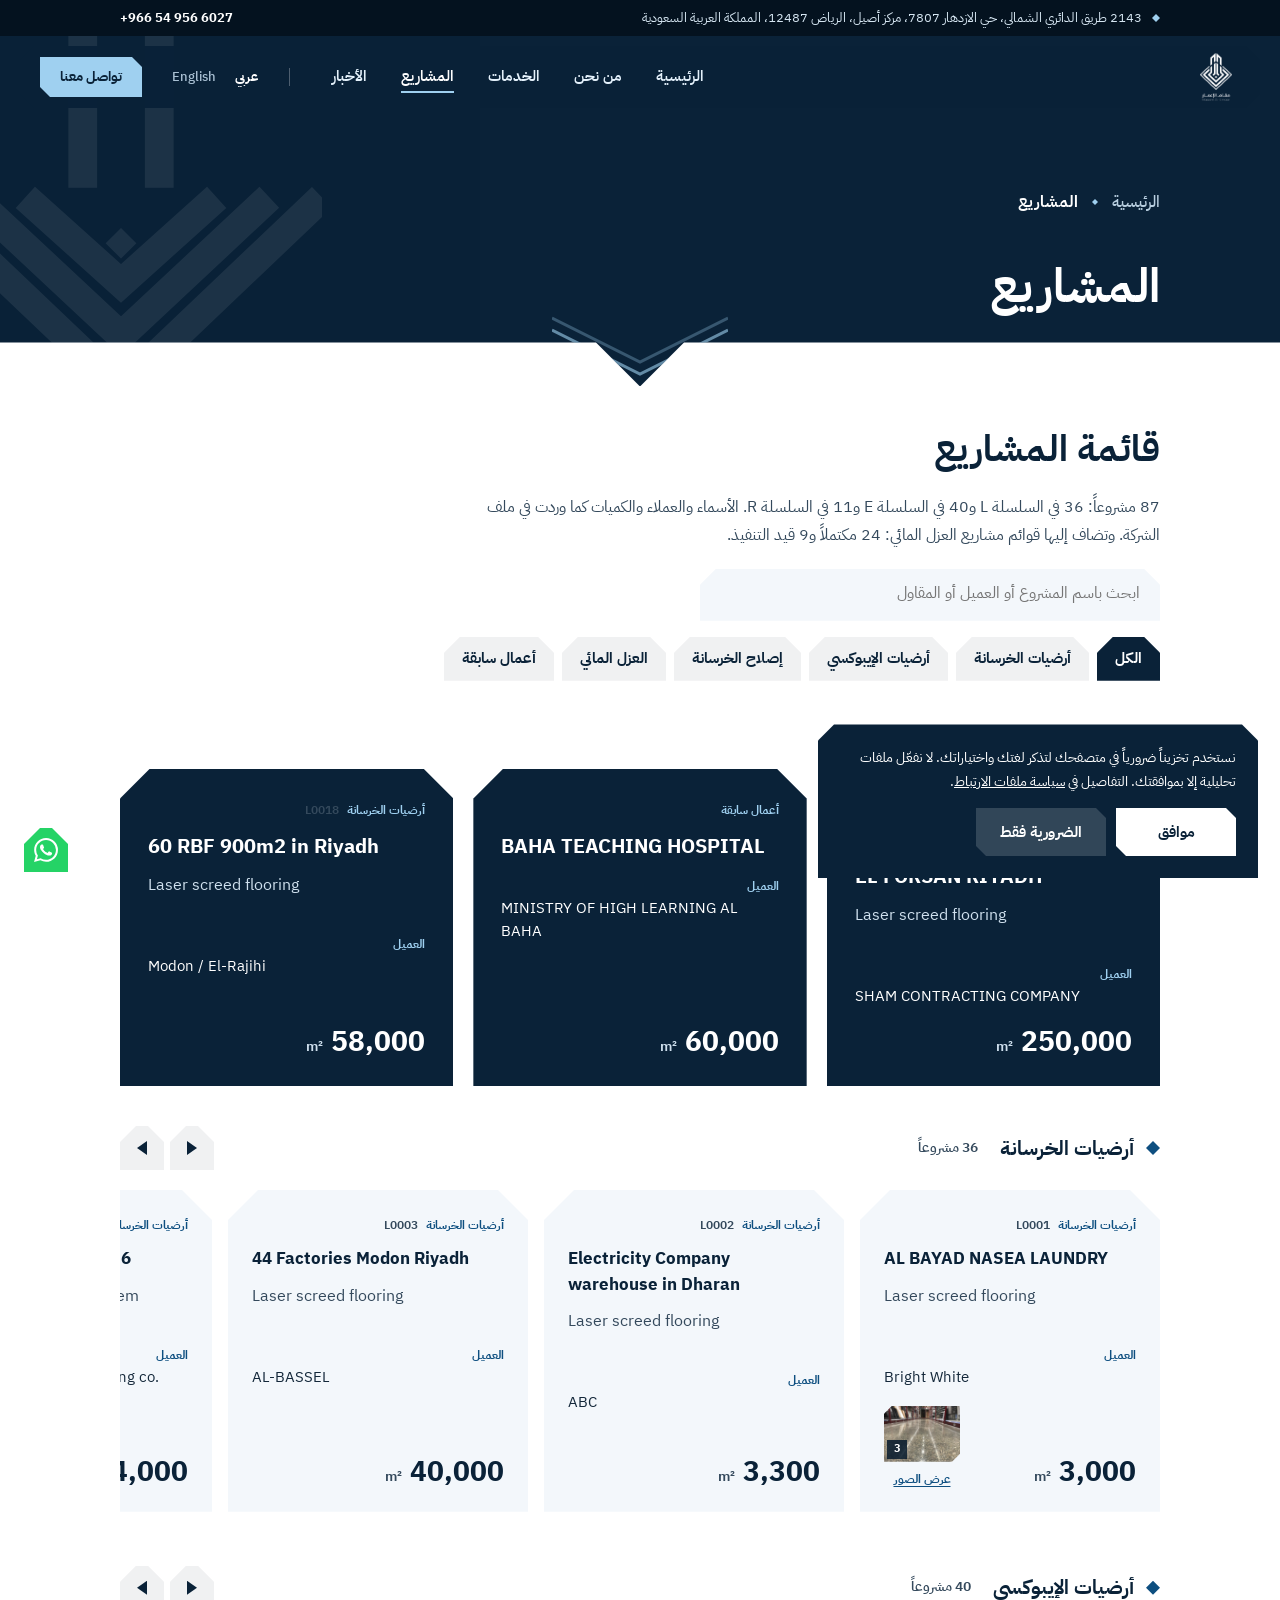
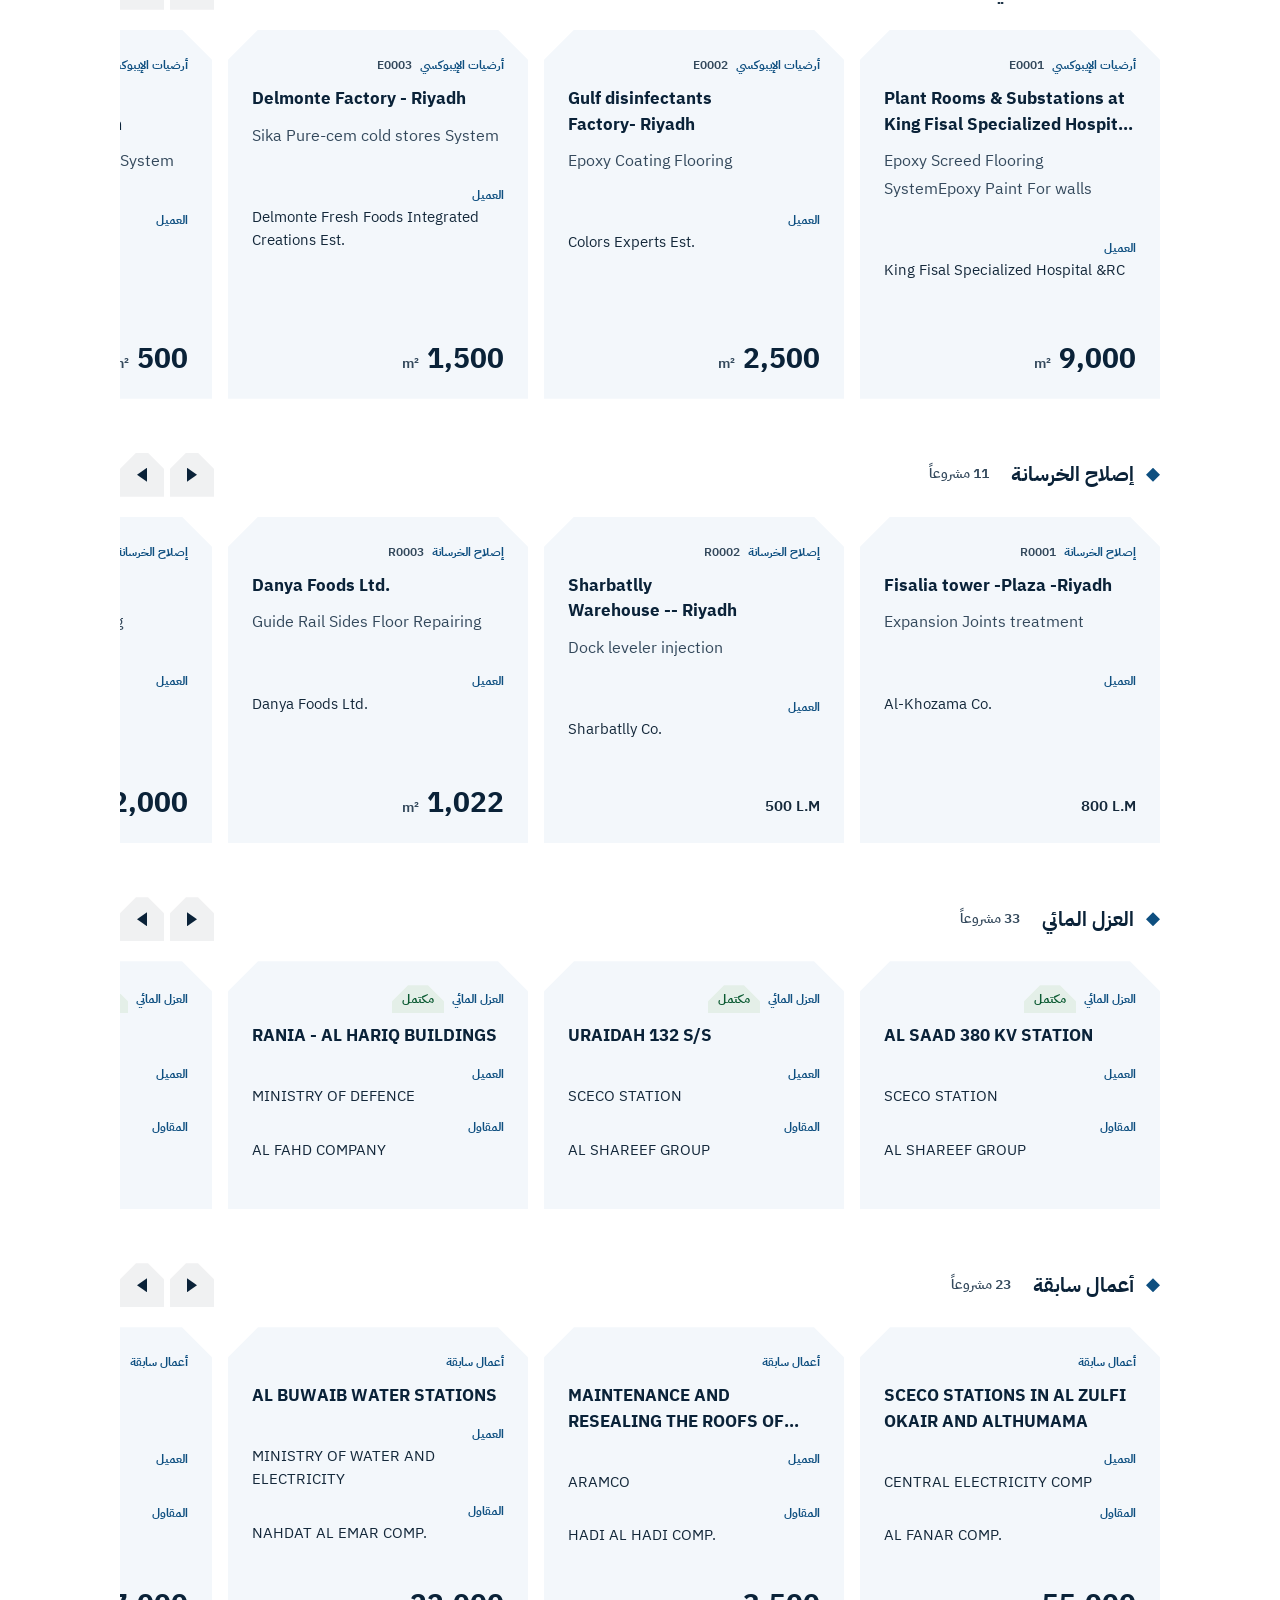
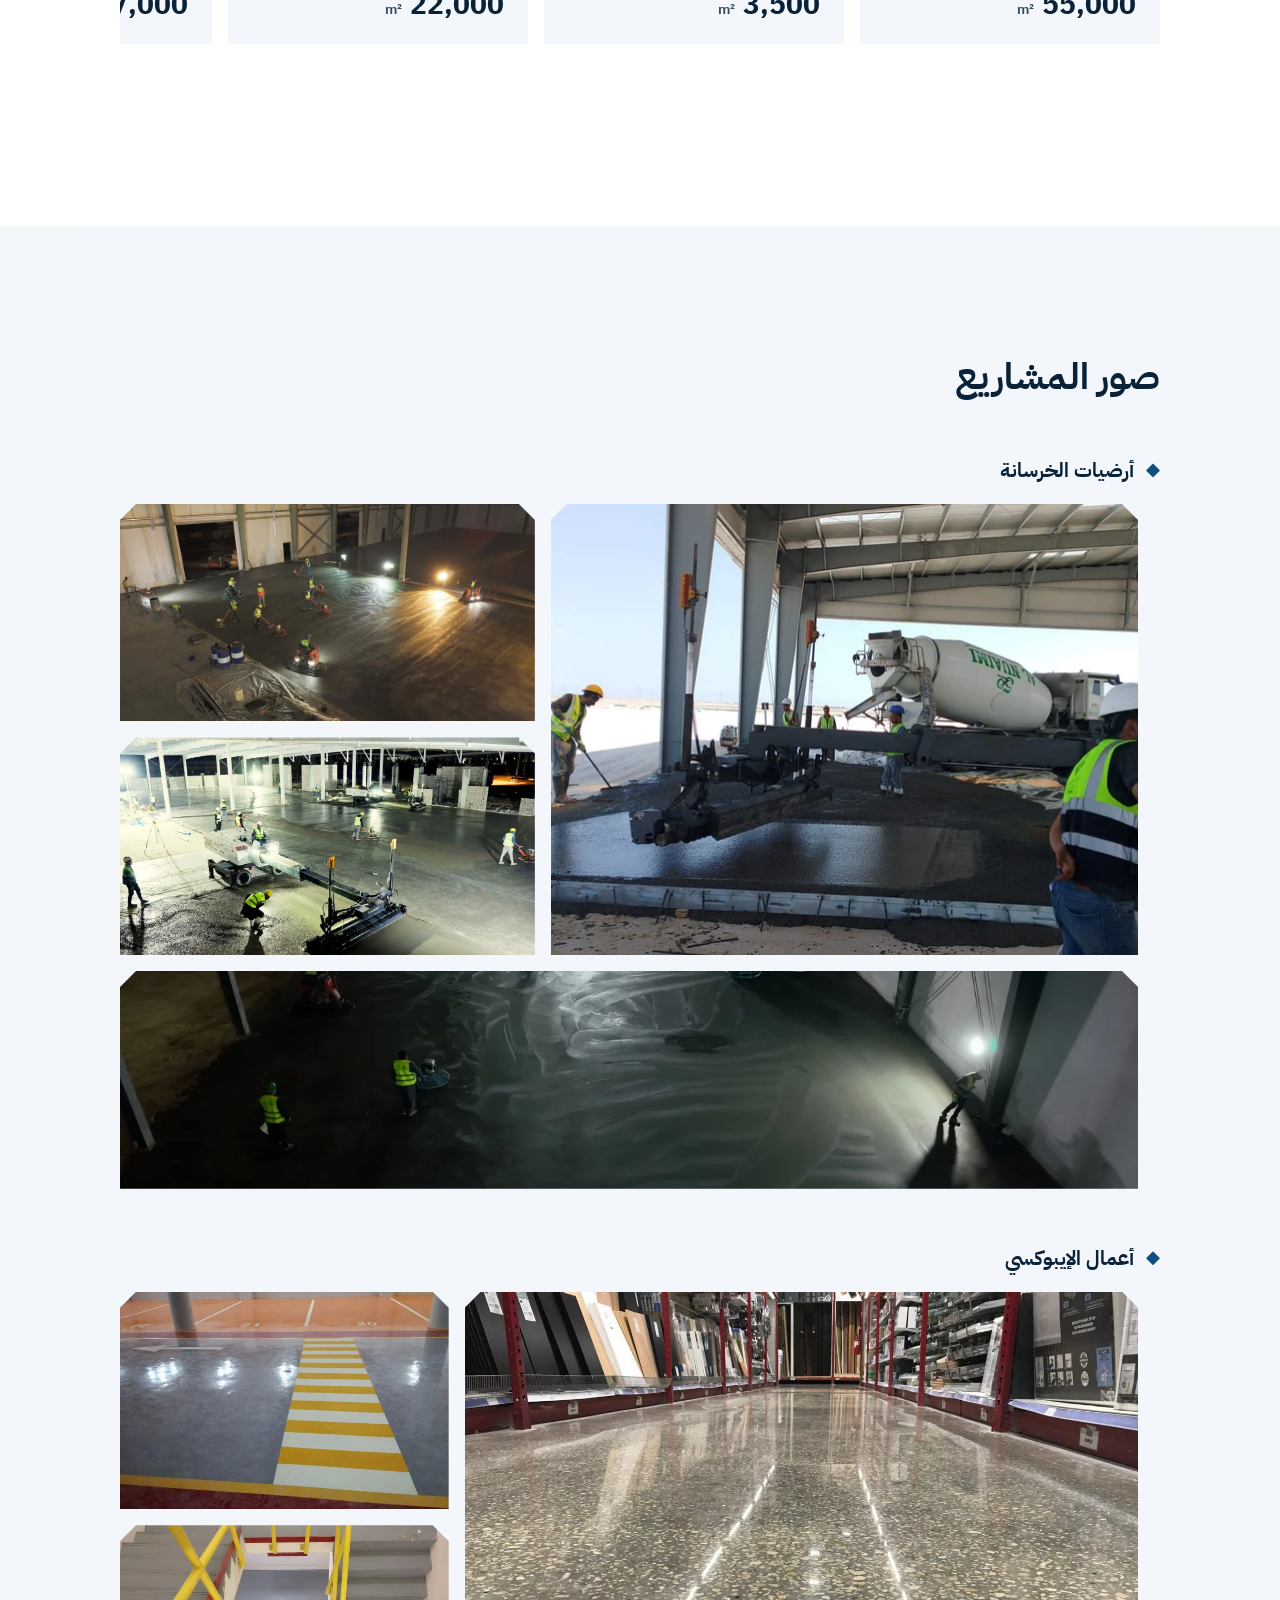
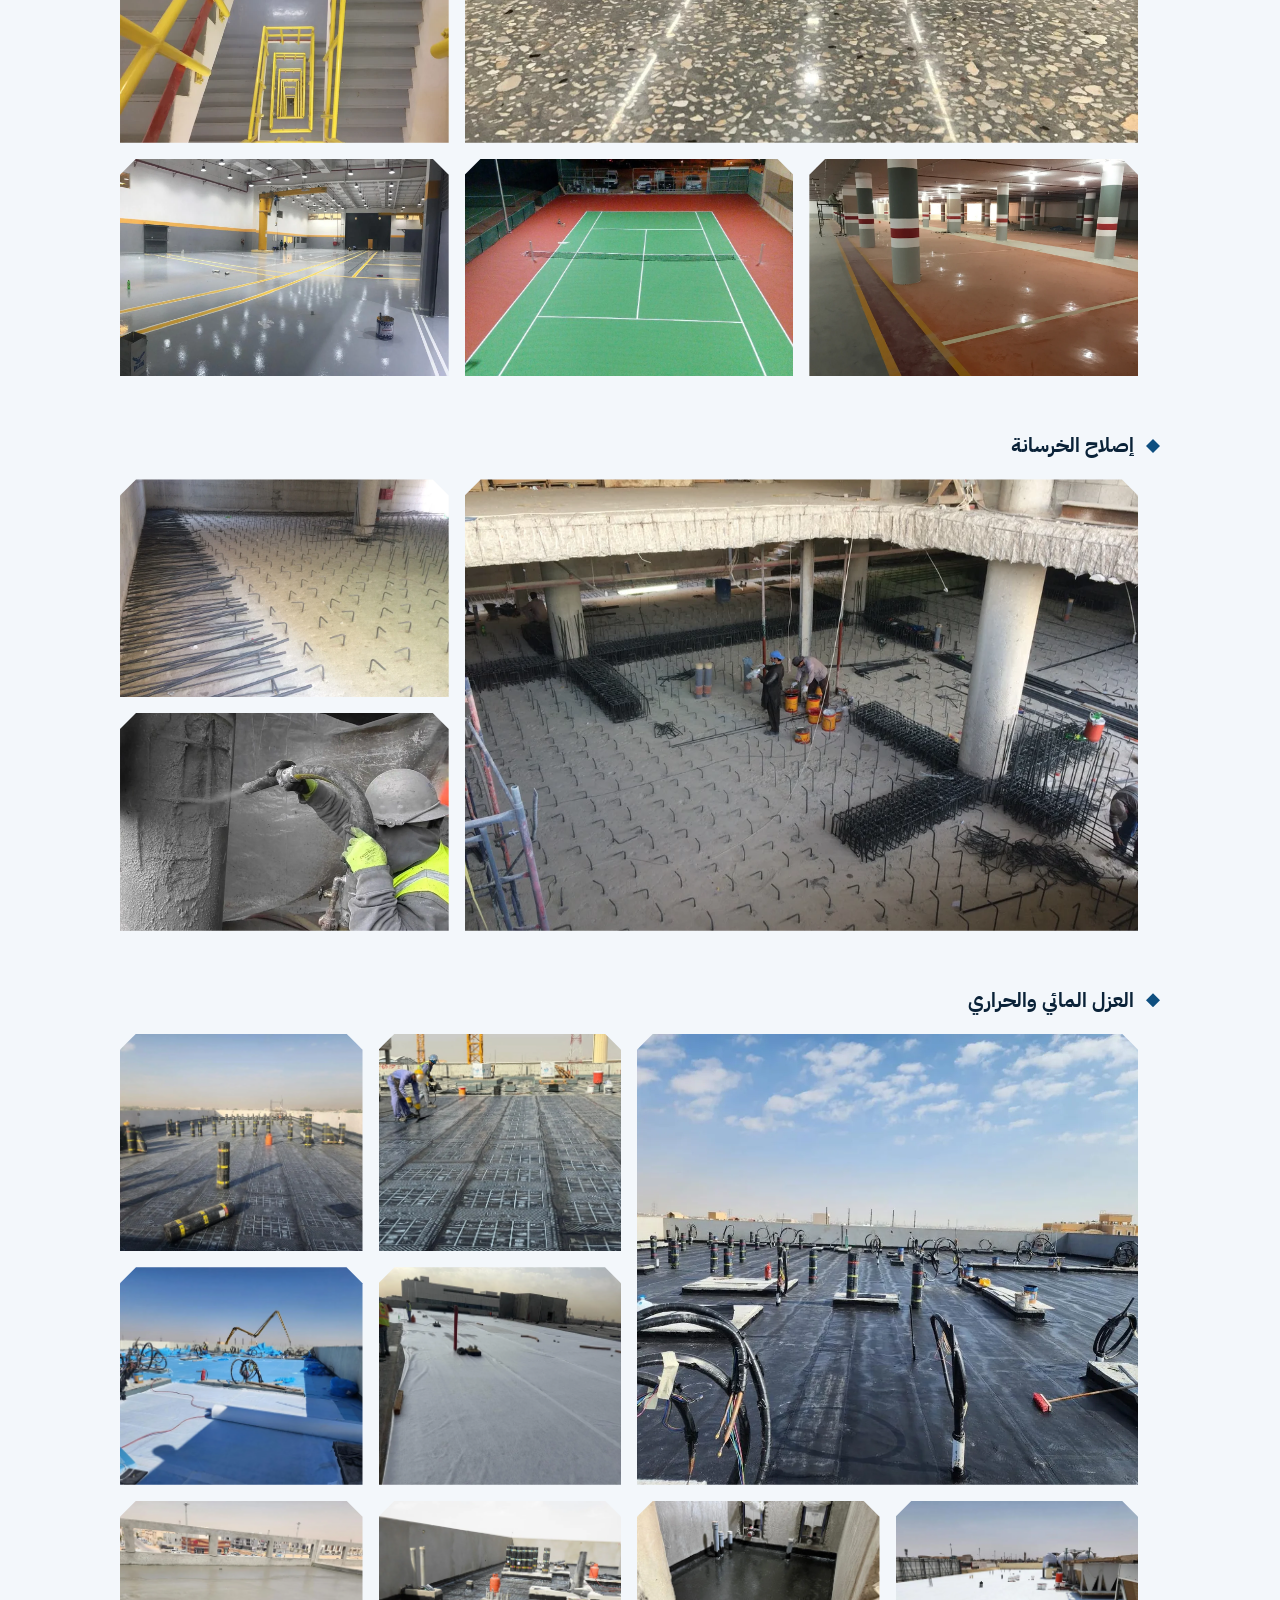
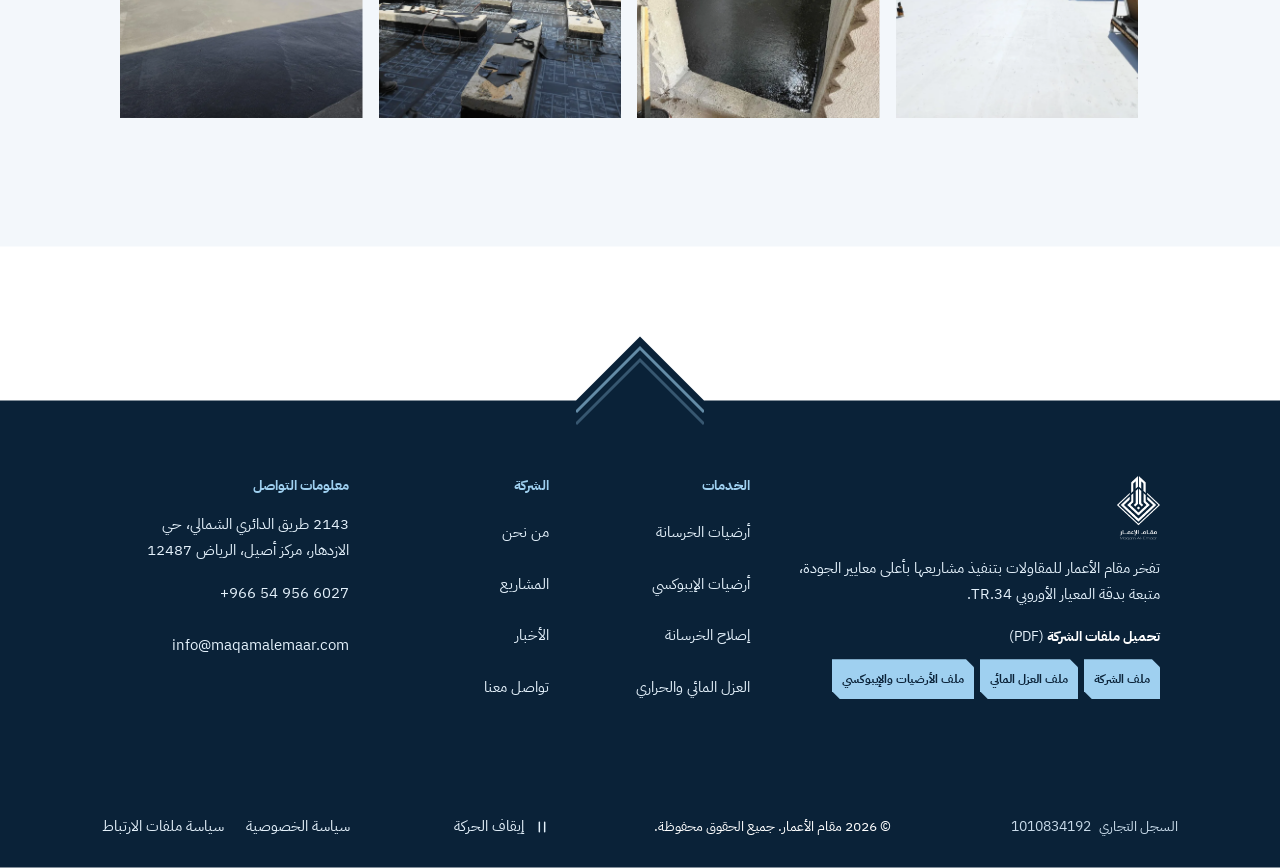
<file: projects.html>
<!doctype html>
<html lang="ar" dir="rtl">
<head>
<meta charset="utf-8">
<meta name="viewport" content="width=device-width,initial-scale=1">
<title>المشاريع | مقام الأعمار للمقاولات</title>
<meta name="description" content="قائمة مشاريع مقام الأعمار للمقاولات برقم المشروع والعميل والكمية، مع صور أرضيات الخرسانة والإيبوكسي وإصلاح الخرسانة والعزل المائي والحراري.">
<meta name="robots" content="noindex,nofollow">
<meta name="theme-color" content="#0a2238">
<link rel="canonical" href="https://www.maqamalemaar.com/projects.html">
<link rel="icon" href="favicon.ico" sizes="any">
<link rel="icon" type="image/png" sizes="32x32" href="assets/img/favicon-32.png">
<link rel="apple-touch-icon" href="assets/img/apple-touch-icon.png">
<link rel="manifest" href="site.webmanifest">
<meta property="og:type" content="website"><meta property="og:site_name" content="مقام الأعمار">
<meta property="og:title" content="المشاريع | مقام الأعمار للمقاولات"><meta property="og:description" content="قائمة مشاريع مقام الأعمار للمقاولات برقم المشروع والعميل والكمية، مع صور أرضيات الخرسانة والإيبوكسي وإصلاح الخرسانة والعزل المائي والحراري.">
<meta property="og:url" content="https://www.maqamalemaar.com/projects.html"><meta property="og:image" content="https://www.maqamalemaar.com/assets/img/og-image.jpg">
<meta property="og:image:width" content="1200"><meta property="og:image:height" content="630"><meta property="og:image:alt" content="شعار مقام الأعمار فوق صورة مستودع بأرضية صناعية">
<meta property="og:locale" content="ar_SA"><meta property="og:locale:alternate" content="en_US">
<meta name="twitter:card" content="summary_large_image"><meta name="twitter:title" content="المشاريع | مقام الأعمار للمقاولات"><meta name="twitter:description" content="قائمة مشاريع مقام الأعمار للمقاولات برقم المشروع والعميل والكمية، مع صور أرضيات الخرسانة والإيبوكسي وإصلاح الخرسانة والعزل المائي والحراري."><meta name="twitter:image" content="https://www.maqamalemaar.com/assets/img/og-image.jpg"><meta name="twitter:image:alt" content="شعار مقام الأعمار فوق صورة مستودع بأرضية صناعية">
<link rel="preconnect" href="https://fonts.googleapis.com"><link rel="preconnect" href="https://fonts.gstatic.com" crossorigin>
<link rel="preload" as="style" href="https://fonts.googleapis.com/css2?family=IBM+Plex+Sans+Arabic:wght@400;600;700&family=Manrope:wght@400;600;700&display=swap">
<link rel="stylesheet" href="https://fonts.googleapis.com/css2?family=IBM+Plex+Sans+Arabic:wght@400;600;700&family=Manrope:wght@400;600;700&display=swap" media="print" onload="this.media='all'">
<noscript><link rel="stylesheet" href="https://fonts.googleapis.com/css2?family=IBM+Plex+Sans+Arabic:wght@400;600;700&family=Manrope:wght@400;600;700&display=swap"></noscript>
<link rel="stylesheet" href="assets/css/site.css?v=100">
<script type="application/ld+json">{"@context": "https://schema.org", "@type": "CollectionPage", "name": "المشاريع | مقام الأعمار للمقاولات", "description": "قائمة مشاريع مقام الأعمار للمقاولات برقم المشروع والعميل والكمية، مع صور أرضيات الخرسانة والإيبوكسي وإصلاح الخرسانة والعزل المائي والحراري.", "url": "https://www.maqamalemaar.com/projects.html", "inLanguage": ["ar", "en"], "isPartOf": {"@type": "WebSite", "@id": "https://www.maqamalemaar.com/#site", "url": "https://www.maqamalemaar.com/"}, "breadcrumb": {"@type": "BreadcrumbList", "itemListElement": [{"@type": "ListItem", "position": 1, "name": "الرئيسية", "item": "https://www.maqamalemaar.com/"}, {"@type": "ListItem", "position": 2, "name": "المشاريع", "item": "https://www.maqamalemaar.com/projects.html"}]}, "@id": "https://www.maqamalemaar.com/projects.html#webpage", "publisher": {"@type": "GeneralContractor", "@id": "https://www.maqamalemaar.com/#org", "name": "مقام الأعمار", "url": "https://www.maqamalemaar.com/"}}</script>
<link rel="stylesheet" href="assets/css/projects.css?v=92">
</head>
<body data-title-ar="المشاريع | مقام الأعمار للمقاولات" data-title-en="Projects | Maqam Al-Emaar Contracting" data-desc-ar="قائمة مشاريع مقام الأعمار للمقاولات برقم المشروع والعميل والكمية، مع صور أرضيات الخرسانة والإيبوكسي وإصلاح الخرسانة والعزل المائي والحراري." data-desc-en="Maqam Al-Emaar Contracting projects with project number, client and quantity, plus photos of concrete flooring, epoxy and concrete repair.">
<a class="skip" href="#main"><span class="ar">تخطَّ إلى المحتوى</span><span class="en">Skip to content</span></a>
<div id="bar" aria-hidden="true"></div>
<div class="topstrip"><div class="wrap"><a class="ts-a" href="https://maps.app.goo.gl/KTbtEdy7rDVpXieK8" target="_blank" rel="noopener"><span class="ar">2143 طريق الدائري الشمالي، حي الازدهار 7807، مركز أصيل، الرياض 12487، المملكة العربية السعودية</span><span class="en">2143 Northern Ring Road, 7807 Al Izdihar Dist, Aseel Center, 12487 Riyadh, Saudi Arabia</span><span class="sr"><span class="ar">(يفتح الخريطة في نافذة جديدة)</span><span class="en">(opens the map in a new tab)</span></span></a><a class="ts-p" href="tel:+966549566027"><bdi dir="ltr">+966 54 956 6027</bdi></a></div></div>
<header id="hd">
  <div class="bar">
    <a class="logo" href="./" data-al="مقام الأعمار، الصفحة الرئيسية|Maqam Al-Emaar, home page"><img src="assets/img/logo-white.png" alt="" role="presentation" width="38" height="56"></a>
    <nav id="nav" data-al="القائمة الرئيسية|Main navigation"><a href="./"><span class="ar">الرئيسية</span><span class="en">Home</span></a><a href="about.html"><span class="ar">من نحن</span><span class="en">About</span></a><a href="services.html"><span class="ar">الخدمات</span><span class="en">Services</span></a><a href="projects.html" aria-current="page"><span class="ar">المشاريع</span><span class="en">Projects</span></a><a href="news.html"><span class="ar">الأخبار</span><span class="en">News</span></a></nav>
    <div class="tools">
      <div class="lg2" role="group" data-al="اللغة|Language"><button type="button" data-l="ar" lang="ar" aria-pressed="true">عربي</button><button type="button" data-l="en" lang="en" aria-pressed="false">English</button></div>
      <a class="cta" href="contact.html"><span class="ar">تواصل معنا</span><span class="en">Contact us</span></a>
      <button class="burger" type="button" data-al="القائمة|Menu" aria-controls="nav" aria-expanded="false"><i></i><i></i><i></i></button>
    </div>
  </div>
</header>
<main id="main" tabindex="-1"><div class="doc">
<div class="hd"><div class="wrap"><ol class="crumbs" aria-label="مسار التنقل"><li><a href="./"><span class="ar">الرئيسية</span><span class="en">Home</span></a></li><li aria-current="page"><span class="ar">المشاريع</span><span class="en">Projects</span></li></ol><h1><span class="ar">المشاريع</span><span class="en">Projects</span></h1></div></div>
<div class="wrap body">

<nav class="jump" data-al="الانتقال داخل الصفحة|On this page"><a href="#list"><span class="ar">قائمة المشاريع</span><span class="en">Projects list</span></a><a href="#photos"><span class="ar">صور المشاريع</span><span class="en">Project photos</span></a></nav>
<section id="list" aria-labelledby="h-list">
<h2 id="h-list"><span class="ar">قائمة المشاريع</span><span class="en">Projects list</span></h2>
<p class="tot"><span class="ar">87 مشروعاً: 36 في السلسلة L و40 في السلسلة E و11 في السلسلة R. الأسماء والعملاء والكميات كما وردت في ملف الشركة. وتضاف إليها قوائم مشاريع العزل المائي: 24 مكتملاً و9 قيد التنفيذ.</span><span class="en">87 projects: 36 in series L, 40 in series E and 11 in series R. Names, clients and quantities as given in the company profile.</span></p>
<ul class="series">
<li><a href="#s-l"><b><span class="ar">أرضيات الخرسانة</span><span class="en">Concrete flooring</span></b><span><bdi dir="ltr">L0001 - L0036</bdi> · <span class="ar">36 مشروعاً</span><span class="en">36 projects</span></span></a></li>
<li><a href="#s-e"><b><span class="ar">أرضيات الإيبوكسي</span><span class="en">Epoxy flooring</span></b><span><bdi dir="ltr">E0001 - E0040</bdi> · <span class="ar">40 مشروعاً</span><span class="en">40 projects</span></span></a></li>
<li><a href="#s-r"><b><span class="ar">إصلاح الخرسانة</span><span class="en">Concrete repair</span></b><span><bdi dir="ltr">R0001 - R0011</bdi> · <span class="ar">11 مشروعاً</span><span class="en">11 projects</span></span></a></li>
<li><a href="#s-w1"><b><span class="ar">العزل المائي: مكتملة</span><span class="en">Waterproofing: completed</span></b><span><span class="ar">24 مشروعاً</span><span class="en">24 projects</span></span></a></li><li><a href="#s-w2"><b><span class="ar">العزل المائي: قيد التنفيذ</span><span class="en">Waterproofing: running</span></b><span><span class="ar">9 مشاريع</span><span class="en">9 projects</span></span></a></li><li><a href="#s-w3"><b><span class="ar">أعمال سابقة بإشراف مدير المشاريع</span><span class="en">Past projects under the projects manager</span></b><span><span class="ar">23 مشروعاً</span><span class="en">23 projects</span></span></a></li></ul>
<h3 id="s-l"><span class="ar">أرضيات الخرسانة (L)</span><span class="en">Concrete flooring (L)</span></h3>
<div class="tbl" role="region" tabindex="0" id="t-l" data-al="المشاريع من L0001 إلى L0036|Projects L0001 to L0036"><table><caption><span class="ar">المشاريع من L0001 إلى L0036</span><span class="en">Projects L0001 to L0036</span></caption><thead><tr><th scope="col"><span class="ar">رقم المشروع</span><span class="en">Project No.</span></th><th scope="col"><span class="ar">اسم المشروع</span><span class="en">Project name</span></th><th scope="col"><span class="ar">الوصف</span><span class="en">Description</span></th><th scope="col"><span class="ar">العميل</span><span class="en">Client</span></th><th scope="col"><span class="ar">الكمية</span><span class="en">Quantity</span></th></tr></thead><tbody><!-- PRJ-L:START -->
<tr data-ph="[[&quot;assets/img/c43-a.webp&quot;,1280,960],[&quot;assets/img/c47-a.webp&quot;,960,1280],[&quot;assets/img/laser-screed.webp&quot;,1280,720]]"><th scope="row"><bdi dir="ltr">L0001</bdi></th><td><span lang="en" dir="ltr">AL BAYAD NASEA LAUNDRY</span></td><td><span lang="en" dir="ltr">Laser screed flooring</span></td><td><span lang="en" dir="ltr">Bright White</span></td><td class="q"><span lang="en" dir="ltr">3,000 m2</span></td></tr><tr><th scope="row"><bdi dir="ltr">L0002</bdi></th><td><span lang="en" dir="ltr">Electricity Company warehouse in Dharan</span></td><td><span lang="en" dir="ltr">Laser screed flooring</span></td><td><span lang="en" dir="ltr">ABC</span></td><td class="q"><span lang="en" dir="ltr">33,00 m2</span></td></tr><tr><th scope="row"><bdi dir="ltr">L0003</bdi></th><td><span lang="en" dir="ltr">44 Factories Modon Riyadh</span></td><td><span lang="en" dir="ltr">Laser screed flooring</span></td><td><span lang="en" dir="ltr">AL-BASSEL</span></td><td class="q"><span lang="en" dir="ltr">40,000 m2</span></td></tr><tr><th scope="row"><bdi dir="ltr">L0004</bdi></th><td><span lang="en" dir="ltr">Square 6 – Riyadh Exit 6</span></td><td><span lang="en" dir="ltr">Car Parking Flooring System</span></td><td><span lang="en" dir="ltr">Saleh Al-Habdan Contracting co.</span></td><td class="q"><span lang="en" dir="ltr">14,000 m2<br>4,000 m2</span></td></tr><tr><th scope="row"><bdi dir="ltr">L0005</bdi></th><td><span lang="en" dir="ltr">Morgan Markets – Riyadh Exit 14</span></td><td><span lang="en" dir="ltr">Car Parking Flooring System</span></td><td><span lang="en" dir="ltr">Saleh Al-Habdan Contracting co.</span></td><td class="q"><span lang="en" dir="ltr">3,000 m2<br>2,000 m2</span></td></tr><tr><th scope="row"><bdi dir="ltr">L0006</bdi></th><td><span lang="en" dir="ltr">613 VILLA SOHEL EL FORSAN RIYADH</span></td><td><span lang="en" dir="ltr">Laser screed flooring</span></td><td><span lang="en" dir="ltr">SHAM CONTRACTING COMPANY</span></td><td class="q"><span lang="en" dir="ltr">250,000 m2</span></td></tr><tr><th scope="row"><bdi dir="ltr">L0007</bdi></th><td><span lang="en" dir="ltr">AL HESN STUDIOS</span></td><td><span lang="en" dir="ltr">Laser screed flooring</span></td><td><span lang="en" dir="ltr">ALSHAHIN METAL INDUSTRIES</span></td><td class="q"><span lang="en" dir="ltr">11,000 m2</span></td></tr><tr><th scope="row"><bdi dir="ltr">L0008</bdi></th><td><span lang="en" dir="ltr">INTERMENT FACTORY</span></td><td><span lang="en" dir="ltr">Laser screed flooring</span></td><td><span lang="en" dir="ltr">DELTA STEEL</span></td><td class="q"><span lang="en" dir="ltr">3,000 m2</span></td></tr><tr><th scope="row"><bdi dir="ltr">L0009</bdi></th><td><span lang="en" dir="ltr">VERTICAL GARDEN</span></td><td><span lang="en" dir="ltr">Laser screed flooring</span></td><td><span lang="en" dir="ltr">SAUDI ELAF</span></td><td class="q"><span lang="en" dir="ltr">5,000 m2</span></td></tr><tr><th scope="row"><bdi dir="ltr">L0010</bdi></th><td><span lang="en" dir="ltr">MONTGOON 4 PROJECT</span></td><td><span lang="en" dir="ltr">Laser screed flooring</span></td><td><span lang="en" dir="ltr">SAMMAN CONSTRUCTION</span></td><td class="q"><span lang="en" dir="ltr">13,000 m2</span></td></tr><tr><th scope="row"><bdi dir="ltr">L0011</bdi></th><td><span lang="en" dir="ltr">Ithraa Riyadh Warehouse</span></td><td><span lang="en" dir="ltr">Laser screed flooring</span></td><td><span lang="en" dir="ltr">Al Manar Arabian Corp.</span></td><td class="q"><span lang="en" dir="ltr">19,000 m2</span></td></tr><tr><th scope="row"><bdi dir="ltr">L0012</bdi></th><td><span lang="en" dir="ltr">Riyadh Metro Project - Riyadh Stations, 2G1 &amp; 2F1</span></td><td><span lang="en" dir="ltr">PU floor traffic system</span></td><td><span lang="en" dir="ltr">Najm Al-Sham Co.</span></td><td class="q"><span lang="en" dir="ltr">3,500 m2</span></td></tr><tr><th scope="row"><bdi dir="ltr">L0013</bdi></th><td><span lang="en" dir="ltr">EGG Station – Master Baker – Al Khar</span></td><td><span lang="en" dir="ltr">Sika Floor Pur cem</span></td><td><span lang="en" dir="ltr">AMCC.</span></td><td class="q"><span lang="en" dir="ltr">4,000 m2</span></td></tr><tr><th scope="row"><bdi dir="ltr">L0014</bdi></th><td><span lang="en" dir="ltr">Abyat - Riyadh</span></td><td><span lang="en" dir="ltr">Supply &amp; Apply Polished Concrete Floor system</span></td><td><span lang="en" dir="ltr">ABYAT Co.</span></td><td class="q"><span lang="en" dir="ltr">6,400 m2</span></td></tr><tr><th scope="row"><bdi dir="ltr">L0015</bdi></th><td><span lang="en" dir="ltr">Saleem Al Jaafereh Warehouse - Hail</span></td><td><span lang="en" dir="ltr">Laser screed flooring</span></td><td><span lang="en" dir="ltr">Ministry of Health</span></td><td class="q"><span lang="en" dir="ltr">2,500 m2</span></td></tr><tr><th scope="row"><bdi dir="ltr">L0016</bdi></th><td><span lang="en" dir="ltr">Lulu Hyper Market Hamdaniya-- Jeddah</span></td><td><span lang="en" dir="ltr">PU Flooring system</span></td><td><span lang="en" dir="ltr">Jazal Arabia Engineering Contracting Co.</span></td><td class="q"><span lang="en" dir="ltr">1,000 m2<br>500 L.M</span></td></tr><tr><th scope="row"><bdi dir="ltr">L0017</bdi></th><td><span lang="en" dir="ltr">Danya Factory - Riyadh</span></td><td><span lang="en" dir="ltr">Floor Joints Treatment</span></td><td><span lang="en" dir="ltr">Danya foods Co.</span></td><td class="q"><span lang="en" dir="ltr">500 L.m</span></td></tr><tr><th scope="row"><bdi dir="ltr">L0018</bdi></th><td><span lang="en" dir="ltr">60 RBF 900m2 in Riyadh</span></td><td><span lang="en" dir="ltr">Laser screed flooring</span></td><td><span lang="en" dir="ltr">Modon / El-Rajihi</span></td><td class="q"><span lang="en" dir="ltr">58,000 m2</span></td></tr><tr><th scope="row"><bdi dir="ltr">L0019</bdi></th><td><span lang="en" dir="ltr">MODON Ready built FACTORY DAMMAM</span></td><td><span lang="en" dir="ltr">Laser screed flooring</span></td><td><span lang="en" dir="ltr">Saudi ZAAS</span></td><td class="q"><span lang="en" dir="ltr">33,000 m2</span></td></tr><tr><th scope="row"><bdi dir="ltr">L0020</bdi></th><td><span lang="en" dir="ltr">SEIF GALLERY warehouse</span></td><td><span lang="en" dir="ltr">Laser screed flooring</span></td><td><span lang="en" dir="ltr">ALYA NAJD</span></td><td class="q"><span lang="en" dir="ltr">16,000 m2<br>7,500 m2</span></td></tr><tr><th scope="row"><bdi dir="ltr">L0021</bdi></th><td><span lang="en" dir="ltr">AL HESN STUDIOS</span></td><td><span lang="en" dir="ltr">Laser screed flooring</span></td><td><span lang="en" dir="ltr">ALSHAHIN METAL INDUSTRIES</span></td><td class="q"><span lang="en" dir="ltr">11,000 m2</span></td></tr><tr><th scope="row"><bdi dir="ltr">L0022</bdi></th><td><span lang="en" dir="ltr">AL WATANIA CENTRALIZED WAREHOUSE</span></td><td><span lang="en" dir="ltr">Laser screed flooring</span></td><td><span lang="en" dir="ltr">Mohamed Abdul Aziz Al Odah</span></td><td class="q"><span lang="en" dir="ltr">56,000 m2</span></td></tr><tr><th scope="row"><bdi dir="ltr">L0023</bdi></th><td><span lang="en" dir="ltr">Al-Khyam Warehouse</span></td><td><span lang="en" dir="ltr">Laser screed flooring</span></td><td><span lang="en" dir="ltr">Al Shahin For Metal Industries</span></td><td class="q"><span lang="en" dir="ltr">2,300 m2</span></td></tr><tr><th scope="row"><bdi dir="ltr">L0024</bdi></th><td><span lang="en" dir="ltr">ALMARAI PROJECT</span></td><td><span lang="en" dir="ltr">Laser screed flooring</span></td><td><span lang="en" dir="ltr">Almarai</span></td><td class="q"><span lang="en" dir="ltr">1,000 m2</span></td></tr><tr><th scope="row"><bdi dir="ltr">L0025</bdi></th><td><span lang="en" dir="ltr">44 Factories Modon Dammam</span></td><td><span lang="en" dir="ltr">Laser screed flooring</span></td><td><span lang="en" dir="ltr">CBT</span></td><td class="q"><span lang="en" dir="ltr">40,000 m2</span></td></tr><tr><th scope="row"><bdi dir="ltr">L0026</bdi></th><td><span lang="en" dir="ltr">AL HARIQ BUILDING MINISTRY OF DEFENCE</span></td><td><span lang="en" dir="ltr">Laser screed flooring</span></td><td><span lang="en" dir="ltr">Al fahd Trading Company</span></td><td class="q"><span lang="en" dir="ltr">2,000 m2</span></td></tr><tr><th scope="row"><bdi dir="ltr">L0027</bdi></th><td><span lang="en" dir="ltr">MARCO VILLA AL DIRIYAH</span></td><td><span lang="en" dir="ltr">Laser screed flooring</span></td><td><span lang="en" dir="ltr">Marco</span></td><td class="q"><span lang="en" dir="ltr">4,000 m2</span></td></tr><tr><th scope="row"><bdi dir="ltr">L0028</bdi></th><td><span lang="en" dir="ltr">AL DIRIYAH HOSPITAL</span></td><td><span lang="en" dir="ltr">Laser screed flooring</span></td><td><span lang="en" dir="ltr">Ad Diriyah Hospital</span></td><td class="q"><span lang="en" dir="ltr">4,000 m2</span></td></tr><tr><th scope="row"><bdi dir="ltr">L0029</bdi></th><td><span lang="en" dir="ltr">48 Factories Modon Waad Al Shamal</span></td><td><span lang="en" dir="ltr">Laser screed flooring</span></td><td><span lang="en" dir="ltr">CBT</span></td><td class="q"><span lang="en" dir="ltr">20,000 m2</span></td></tr><tr><th scope="row"><bdi dir="ltr">L0030</bdi></th><td><span lang="en" dir="ltr">AL HUSSAIN TOP UP WAREHOUSE</span></td><td><span lang="en" dir="ltr">Laser screed flooring</span></td><td><span lang="en" dir="ltr">AL-HUSSAIN</span></td><td class="q"><span lang="en" dir="ltr">5,700 m2</span></td></tr><tr><th scope="row"><bdi dir="ltr">L0031</bdi></th><td><span lang="en" dir="ltr">C1092 CBD</span></td><td><span lang="en" dir="ltr">Laser screed flooring</span></td><td><span lang="en" dir="ltr">KAMCO</span></td><td class="q"><span lang="en" dir="ltr">16,000 m2</span></td></tr><tr><th scope="row"><bdi dir="ltr">L0032</bdi></th><td><span lang="en" dir="ltr">Princess Nourah University Data Centre-PNU</span></td><td><span lang="en" dir="ltr">Laser screed flooring</span></td><td><span lang="en" dir="ltr">EZDITEK</span></td><td class="q"><span lang="en" dir="ltr">13,000 m2</span></td></tr><tr><th scope="row"><bdi dir="ltr">L0033</bdi></th><td><span lang="en" dir="ltr">44 Ready Built Factories 900 m2 in Al Dammam 3</span></td><td><span lang="en" dir="ltr">Laser screed flooring</span></td><td><span lang="en" dir="ltr">MODON</span></td><td class="q"><span lang="en" dir="ltr">39,600 m2</span></td></tr><tr><th scope="row"><bdi dir="ltr">L0034</bdi></th><td><span lang="en" dir="ltr">20 NOS. Ready Built Factories 900 SQM IN HAIL CITY</span></td><td><span lang="en" dir="ltr">Laser screed flooring</span></td><td><span lang="en" dir="ltr">MODON</span></td><td class="q"><span lang="en" dir="ltr">18,000 m2</span></td></tr><tr><th scope="row"><bdi dir="ltr">L0035</bdi></th><td><span lang="en" dir="ltr">ALLGAEUVET INDUSTRY FACTORY</span></td><td><span lang="en" dir="ltr">Laser screed flooring</span></td><td><span lang="en" dir="ltr">ALLGAEUVET INDUSTRY COMPANY</span></td><td class="q"><span lang="en" dir="ltr">8,000 m2</span></td></tr><tr><th scope="row"><bdi dir="ltr">L0036</bdi></th><td><span lang="en" dir="ltr">ZAFEER ALAMRI GLASS FACTORY</span></td><td><span lang="en" dir="ltr">Laser screed flooring</span></td><td><span lang="en" dir="ltr">MANAA FOR GLASS COMPANY</span></td><td class="q"><span lang="en" dir="ltr">5,000 m2</span></td></tr>
<!-- PRJ-L:END --></tbody></table></div>
<h3 id="s-e"><span class="ar">أرضيات الإيبوكسي (E)</span><span class="en">Epoxy flooring (E)</span></h3>
<div class="tbl" role="region" tabindex="0" id="t-e" data-al="المشاريع من E0001 إلى E0040|Projects E0001 to E0040"><table><caption><span class="ar">المشاريع من E0001 إلى E0040</span><span class="en">Projects E0001 to E0040</span></caption><thead><tr><th scope="col"><span class="ar">رقم المشروع</span><span class="en">Project No.</span></th><th scope="col"><span class="ar">اسم المشروع</span><span class="en">Project name</span></th><th scope="col"><span class="ar">الوصف</span><span class="en">Description</span></th><th scope="col"><span class="ar">العميل</span><span class="en">Client</span></th><th scope="col"><span class="ar">الكمية</span><span class="en">Quantity</span></th></tr></thead><tbody><!-- PRJ-E:START -->
<tr><th scope="row"><bdi dir="ltr">E0001</bdi></th><td><span lang="en" dir="ltr">Plant Rooms &amp; Substations at King Fisal Specialized Hospital – Riyadh</span></td><td><span lang="en" dir="ltr">Epoxy Screed Flooring System<br>Epoxy Paint For walls</span></td><td><span lang="en" dir="ltr">King Fisal Specialized Hospital &amp;RC</span></td><td class="q"><span lang="en" dir="ltr">9,000 m2<br>16,000 m2</span></td></tr><tr><th scope="row"><bdi dir="ltr">E0002</bdi></th><td><span lang="en" dir="ltr">Gulf disinfectants Factory- Riyadh</span></td><td><span lang="en" dir="ltr">Epoxy Coating Flooring</span></td><td><span lang="en" dir="ltr">Colors Experts Est.</span></td><td class="q"><span lang="en" dir="ltr">2,500 m2</span></td></tr><tr><th scope="row"><bdi dir="ltr">E0003</bdi></th><td><span lang="en" dir="ltr">Delmonte Factory - Riyadh</span></td><td><span lang="en" dir="ltr">Sika Pure-cem cold stores System</span></td><td><span lang="en" dir="ltr">Delmonte Fresh Foods Integrated Creations Est.</span></td><td class="q"><span lang="en" dir="ltr">1,500 m2</span></td></tr><tr><th scope="row"><bdi dir="ltr">E0004</bdi></th><td><span lang="en" dir="ltr">TYPSA Head Office at Business Gate - Riyadh</span></td><td><span lang="en" dir="ltr">Epoxy Self-Level Flooring System</span></td><td><span lang="en" dir="ltr">Integrated Creations Est.</span></td><td class="q"><span lang="en" dir="ltr">500 m2</span></td></tr><tr><th scope="row"><bdi dir="ltr">E0005</bdi></th><td><span lang="en" dir="ltr">Al-Kharj Flour Mill – Al-Kharj</span></td><td><span lang="en" dir="ltr">Epoxy Coating Flooring System</span></td><td><span lang="en" dir="ltr">PRIDE Sa Co. Ltd.</span></td><td class="q"><span lang="en" dir="ltr">6,000 m2</span></td></tr><tr><th scope="row"><bdi dir="ltr">E0006</bdi></th><td><span lang="en" dir="ltr">Shahini Coldstore - Riyadh</span></td><td><span lang="en" dir="ltr">Epoxy Coating Flooring<br>Joint Sealant</span></td><td><span lang="en" dir="ltr">Saudi Amana Contracting Co.</span></td><td class="q"><span lang="en" dir="ltr">3,500 m2<br>200 LM</span></td></tr><tr><th scope="row"><bdi dir="ltr">E0007</bdi></th><td><span lang="en" dir="ltr">Carrefour -Al shati Mall – Dammam</span></td><td><span lang="en" dir="ltr">Epoxy Self-leveling Flooring System</span></td><td><span lang="en" dir="ltr">CARREFOUR</span></td><td class="q"><span lang="en" dir="ltr">2,000 m2</span></td></tr><tr><th scope="row"><bdi dir="ltr">E0008</bdi></th><td><span lang="en" dir="ltr">Othiam Market – Oteqa - Riyadh</span></td><td><span lang="en" dir="ltr">Epoxy Coating Flooring</span></td><td><span lang="en" dir="ltr">Colors Experts Est</span></td><td class="q"><span lang="en" dir="ltr">1,500 m2</span></td></tr><tr><th scope="row"><bdi dir="ltr">E0009</bdi></th><td><span lang="en" dir="ltr">TYPSA Head Office at Business Gate - Riyadh</span></td><td><span lang="en" dir="ltr">Epoxy Self-Level Flooring System</span></td><td><span lang="en" dir="ltr">Integrated Creations Est.</span></td><td class="q"><span lang="en" dir="ltr">500 m2</span></td></tr><tr><th scope="row"><bdi dir="ltr">E0010</bdi></th><td><span lang="en" dir="ltr">Al-Kharj Flour Mill – Al-Kharj</span></td><td><span lang="en" dir="ltr">Epoxy Coating Flooring System</span></td><td><span lang="en" dir="ltr">PRIDE Sa Co. Ltd.</span></td><td class="q"><span lang="en" dir="ltr">6,000 m2</span></td></tr><tr><th scope="row"><bdi dir="ltr">E0011</bdi></th><td><span lang="en" dir="ltr">Al-Marai - Al-Kharj</span></td><td><span lang="en" dir="ltr">Road Marking</span></td><td><span lang="en" dir="ltr">Saudi Amana Contracting Co.</span></td><td class="q"><span lang="en" dir="ltr">1,500 LM</span></td></tr><tr><th scope="row"><bdi dir="ltr">E0012</bdi></th><td><span lang="en" dir="ltr">Dal Al Ola Construction Hedrangia hotel - Riyadh</span></td><td><span lang="en" dir="ltr">Concrete Repair &amp; Supporting System</span></td><td><span lang="en" dir="ltr">Reinforced Concrete.<br>Steel Anchors Fixation.<br>Column Jacketing.<br>Slabs Strengthening.</span></td><td class="q"><span lang="en" dir="ltr">1000 m3<br>22,500 PC<br>38 Col.<br>550 m3</span></td></tr><tr><th scope="row"><bdi dir="ltr">E0013</bdi></th><td><span lang="en" dir="ltr">Insan project – Al-Riyadh</span></td><td><span lang="en" dir="ltr">Car Parking Epoxy Flooring System</span></td><td><span lang="en" dir="ltr">Meshraf Al MadaenCo. Ltd</span></td><td class="q"><span lang="en" dir="ltr">4,000 m2</span></td></tr><tr><th scope="row"><bdi dir="ltr">E0014</bdi></th><td><span lang="en" dir="ltr">Astra Lime Factory Al-kharj-2nd ind. City</span></td><td><span lang="en" dir="ltr">Epoxy Coating Flooring System.<br>Full roofing system.</span></td><td><span lang="en" dir="ltr">Astra Mining Co.</span></td><td class="q"><span lang="en" dir="ltr">2,400 m2<br>1,400 m2</span></td></tr><tr><th scope="row"><bdi dir="ltr">E0015</bdi></th><td><span lang="en" dir="ltr">AlMarai Sales Depot - Riyadh</span></td><td><span lang="en" dir="ltr">Epoxy Coating Flooring System<br>Road Marking</span></td><td><span lang="en" dir="ltr">Saudi Amana Contracting Co.</span></td><td class="q"><span lang="en" dir="ltr">4,000 m2<br>3,000 L.m</span></td></tr><tr><th scope="row"><bdi dir="ltr">E0016</bdi></th><td><span lang="en" dir="ltr">Saudi Newzealand Milk Products Dammam</span></td><td><span lang="en" dir="ltr">Epoxy Self-Level Flooring System<br>Sika Pure-cem cold stores System</span></td><td><span lang="en" dir="ltr">Saudi Newzealand Milk Products Co.</span></td><td class="q"><span lang="en" dir="ltr">2,000 m2<br>1,500 m2</span></td></tr><tr><th scope="row"><bdi dir="ltr">E0017</bdi></th><td><span lang="en" dir="ltr">Othaim Ware Houses – Riyadh Exit 18</span></td><td><span lang="en" dir="ltr">Epoxy flooring system</span></td><td><span lang="en" dir="ltr">Abdullah Al-Othiam Markets.</span></td><td class="q"><span lang="en" dir="ltr">10,500 m2</span></td></tr><tr><th scope="row"><bdi dir="ltr">E0018</bdi></th><td><span lang="en" dir="ltr">Damac Tower -Riyadh</span></td><td><span lang="en" dir="ltr">Epoxy flooring Paint Car parking flooring system</span></td><td><span lang="en" dir="ltr">Haramain Gate co.</span></td><td class="q"><span lang="en" dir="ltr">7,500 m2</span></td></tr><tr><th scope="row"><bdi dir="ltr">E0019</bdi></th><td><span lang="en" dir="ltr">Takhasusi Square – Riyadh Thomamah</span></td><td><span lang="en" dir="ltr">Exterior Wall Paint</span></td><td><span lang="en" dir="ltr">Saleh Al-Habdan Contracting co.</span></td><td class="q"><span lang="en" dir="ltr">10,000 m2</span></td></tr><tr><th scope="row"><bdi dir="ltr">E0020</bdi></th><td><span lang="en" dir="ltr">Water Treatment Plant - Saby</span></td><td><span lang="en" dir="ltr">Epoxy Flooring<br>Epoxy Tank Lining<br>Joint Sealant</span></td><td><span lang="en" dir="ltr">Control System Technology Co. (SYSTECH)</span></td><td class="q"><span lang="en" dir="ltr">4,000 m2<br>8,000 m2<br>3,000 LM</span></td></tr><tr><th scope="row"><bdi dir="ltr">E0021</bdi></th><td><span lang="en" dir="ltr">Water Treatment Plant – Jazan</span></td><td><span lang="en" dir="ltr">Epoxy Flooring<br>Epoxy Tank Lining<br>Joint Sealant</span></td><td><span lang="en" dir="ltr">Control System Technology Co. (SYSTECH)</span></td><td class="q"><span lang="en" dir="ltr">4,000 m2<br>8,000 m2<br>3,000 LM</span></td></tr><tr><th scope="row"><bdi dir="ltr">E0022</bdi></th><td><span lang="en" dir="ltr">Paper Warehouse Flooring - Riyadh</span></td><td><span lang="en" dir="ltr">Epoxy Coating Flooring System</span></td><td><span lang="en" dir="ltr">Obekan Paper Industries Co.</span></td><td class="q"><span lang="en" dir="ltr">11,000 m2</span></td></tr><tr><th scope="row"><bdi dir="ltr">E0023</bdi></th><td><span lang="en" dir="ltr">Jeraisy Furniture Factory – Riyadh</span></td><td><span lang="en" dir="ltr">Epoxy Coating Flooring System</span></td><td><span lang="en" dir="ltr">Jeraisy Furniture Factory</span></td><td class="q"><span lang="en" dir="ltr">4,000 m2</span></td></tr><tr><th scope="row"><bdi dir="ltr">E0024</bdi></th><td><span lang="en" dir="ltr">Saudi Newzealand Milk Products -- Dammam</span></td><td><span lang="en" dir="ltr">Epoxy Self-Level Flooring System<br>Sika Pure-cem cold stores System</span></td><td><span lang="en" dir="ltr">Saudi Newzealand Milk Products Co.</span></td><td class="q"><span lang="en" dir="ltr">2,000 m2<br>1,500 m2</span></td></tr><tr><th scope="row"><bdi dir="ltr">E0025</bdi></th><td><span lang="en" dir="ltr">Quwyeyaa Water Treatment Plant -- Quwyeyaa</span></td><td><span lang="en" dir="ltr">Epoxy Flooring System for WTP buildings floors</span></td><td><span lang="en" dir="ltr">Al Manar Arabian Corp.</span></td><td class="q"><span lang="en" dir="ltr">4,000 m2</span></td></tr><tr><th scope="row"><bdi dir="ltr">E0026</bdi></th><td><span lang="en" dir="ltr">Private Warehouse - Riyadh</span></td><td><span lang="en" dir="ltr">Epoxy flooring system</span></td><td><span lang="en" dir="ltr">Alfawzan Al aqaria</span></td><td class="q"><span lang="en" dir="ltr">1,500 m2</span></td></tr><tr><th scope="row"><bdi dir="ltr">E0027</bdi></th><td><span lang="en" dir="ltr">Airbase Airplanes hangar - Riyadh</span></td><td><span lang="en" dir="ltr">Epoxy Self - Level Flooring System</span></td><td><span lang="en" dir="ltr">GDC</span></td><td class="q"><span lang="en" dir="ltr">3,200 m2</span></td></tr><tr><th scope="row"><bdi dir="ltr">E0028</bdi></th><td><span lang="en" dir="ltr">JCB Show Room – Riyadh</span></td><td><span lang="en" dir="ltr">Epoxy Coating Flooring System</span></td><td><span lang="en" dir="ltr">Abo Nayan Group.</span></td><td class="q"><span lang="en" dir="ltr">1,000 m2</span></td></tr><tr><th scope="row"><bdi dir="ltr">E0029</bdi></th><td><span lang="en" dir="ltr">National Plastic Factory – Riyadh</span></td><td><span lang="en" dir="ltr">Epoxy Self-Level Flooring System</span></td><td><span lang="en" dir="ltr">National Plastic Factory</span></td><td class="q"><span lang="en" dir="ltr">1,000 m2</span></td></tr><tr><th scope="row"><bdi dir="ltr">E0030</bdi></th><td><span lang="en" dir="ltr">Mobi Factory – Riyadh</span></td><td><span lang="en" dir="ltr">Epoxy coating Flooring system<br>Floor Joint treatment<br>Floor Joints Cutting<br>Floor cracks</span></td><td><span lang="en" dir="ltr">Mobi Company.</span></td><td class="q"><span lang="en" dir="ltr">1520 m2<br>436 L.M</span></td></tr><tr><th scope="row"><bdi dir="ltr">E0031</bdi></th><td><span lang="en" dir="ltr">KIA - Riyadh</span></td><td><span lang="en" dir="ltr">Epoxy flooring system</span></td><td><span lang="en" dir="ltr">KIA AL-JABR</span></td><td class="q"><span lang="en" dir="ltr">1,000 m2</span></td></tr><tr><th scope="row"><bdi dir="ltr">E0032</bdi></th><td><span lang="en" dir="ltr">Saudi Meter Factory - Riyadh</span></td><td><span lang="en" dir="ltr">Epoxy electrostatic dissipative self smoothing flooring system</span></td><td><span lang="en" dir="ltr">Saudi Meter Company</span></td><td class="q"><span lang="en" dir="ltr">1,080 m2<br>300 L.M</span></td></tr><tr><th scope="row"><bdi dir="ltr">E0033</bdi></th><td><span lang="en" dir="ltr">Lulu Warehouse -- Riyadh</span></td><td><span lang="en" dir="ltr">Epoxy coating Flooring system</span></td><td><span lang="en" dir="ltr">Lulu Saudi Hypermarkets.</span></td><td class="q"><span lang="en" dir="ltr">8,350 m2</span></td></tr><tr><th scope="row"><bdi dir="ltr">E0034</bdi></th><td><span lang="en" dir="ltr">Lulu Moraba - Riyadh</span></td><td><span lang="en" dir="ltr">Epoxy Maintenance</span></td><td><span lang="en" dir="ltr">Lulu Saudi Hypermarkets.</span></td><td class="q"><span lang="en" dir="ltr">500 m2</span></td></tr><tr><th scope="row"><bdi dir="ltr">E0035</bdi></th><td><span lang="en" dir="ltr">National Plastic Factory -- Riyadh</span></td><td><span lang="en" dir="ltr">Epoxy self-level system</span></td><td><span lang="en" dir="ltr">National Plastic Factory (NPF).</span></td><td class="q"><span lang="en" dir="ltr">500 m2</span></td></tr><tr><th scope="row"><bdi dir="ltr">E0036</bdi></th><td><span lang="en" dir="ltr">Agility Warehouse – Riyadh</span></td><td><span lang="en" dir="ltr">Epoxy and wet area waterproofing</span></td><td><span lang="en" dir="ltr">Saudi Amana Contracting Co.</span></td><td class="q"><span lang="en" dir="ltr">500 m2<br>1,700 L.M</span></td></tr><tr><th scope="row"><bdi dir="ltr">E0037</bdi></th><td><span lang="en" dir="ltr">NAFCO -- Riyadh</span></td><td><span lang="en" dir="ltr">Epoxy flooring and joint repairing</span></td><td><span lang="en" dir="ltr">NAFCO Co.</span></td><td class="q"><span lang="en" dir="ltr">1,000 m2</span></td></tr><tr><th scope="row"><bdi dir="ltr">E0038</bdi></th><td><span lang="en" dir="ltr">Al-Shayea Warehouse -- Riyadh</span></td><td><span lang="en" dir="ltr">Epoxy &amp; Emulsion coating system</span></td><td><span lang="en" dir="ltr">Saudi Amana Contracting Co.</span></td><td class="q"><span lang="en" dir="ltr">8,699 m2</span></td></tr><tr><th scope="row"><bdi dir="ltr">E0039</bdi></th><td><span lang="en" dir="ltr">Mol – AL ULA –Al-Madinah</span></td><td><span lang="en" dir="ltr">Epoxy self-leveling flooring system</span></td><td><span lang="en" dir="ltr">Interactive Development Co.</span></td><td class="q"><span lang="en" dir="ltr">2000 m2</span></td></tr><tr><th scope="row"><bdi dir="ltr">E0040</bdi></th><td><span lang="en" dir="ltr">Transmed -- Riyadh</span></td><td><span lang="en" dir="ltr">Epoxy coating Flooring system</span></td><td><span lang="en" dir="ltr">Saudi Amana.</span></td><td class="q"><span lang="en" dir="ltr">800 m2</span></td></tr>
<!-- PRJ-E:END --></tbody></table></div>
<h3 id="s-r"><span class="ar">إصلاح الخرسانة (R)</span><span class="en">Concrete repair (R)</span></h3>
<div class="tbl" role="region" tabindex="0" id="t-r" data-al="المشاريع من R0001 إلى R0011|Projects R0001 to R0011"><table><caption><span class="ar">المشاريع من R0001 إلى R0011</span><span class="en">Projects R0001 to R0011</span></caption><thead><tr><th scope="col"><span class="ar">رقم المشروع</span><span class="en">Project No.</span></th><th scope="col"><span class="ar">اسم المشروع</span><span class="en">Project name</span></th><th scope="col"><span class="ar">الوصف</span><span class="en">Description</span></th><th scope="col"><span class="ar">العميل</span><span class="en">Client</span></th><th scope="col"><span class="ar">الكمية</span><span class="en">Quantity</span></th></tr></thead><tbody><!-- PRJ-R:START -->
<tr><th scope="row"><bdi dir="ltr">R0001</bdi></th><td><span lang="en" dir="ltr">Fisalia tower -Plaza -Riyadh</span></td><td><span lang="en" dir="ltr">Expansion Joints treatment</span></td><td><span lang="en" dir="ltr">Al-Khozama Co.</span></td><td class="q"><span lang="en" dir="ltr">800 L.M</span></td></tr><tr><th scope="row"><bdi dir="ltr">R0002</bdi></th><td><span lang="en" dir="ltr">Sharbatlly Warehouse -- Riyadh</span></td><td><span lang="en" dir="ltr">Dock leveler injection</span></td><td><span lang="en" dir="ltr">Sharbatlly Co.</span></td><td class="q"><span lang="en" dir="ltr">500 L.M</span></td></tr><tr><th scope="row"><bdi dir="ltr">R0003</bdi></th><td><span lang="en" dir="ltr">Danya Foods Ltd.</span></td><td><span lang="en" dir="ltr">Guide Rail Sides Floor Repairing</span></td><td><span lang="en" dir="ltr">Danya Foods Ltd.</span></td><td class="q"><span lang="en" dir="ltr">1,022 m2</span></td></tr><tr><th scope="row"><bdi dir="ltr">R0004</bdi></th><td><span lang="en" dir="ltr">Lulu Moraba - Riyadh</span></td><td><span lang="en" dir="ltr">Car parking floor repairing</span></td><td><span lang="en" dir="ltr">Lulu Saudi Hypermarkets.</span></td><td class="q"><span lang="en" dir="ltr">12,000 m2</span></td></tr><tr><th scope="row"><bdi dir="ltr">R0005</bdi></th><td><span lang="en" dir="ltr">Al Dawaa Medical Services Warehouse -- Riyadh</span></td><td><span lang="en" dir="ltr">Wire Guidance system</span></td><td><span lang="en" dir="ltr">AL-Iman for contracting &amp; Trading Ltd.</span></td><td class="q"><span lang="en" dir="ltr">523 L.M</span></td></tr><tr><th scope="row"><bdi dir="ltr">R0006</bdi></th><td><span lang="en" dir="ltr">Dahran Expo – Dahran City</span></td><td><span lang="en" dir="ltr">Concrete Polishing – Super Floor</span></td><td><span lang="en" dir="ltr">Dahran Expo</span></td><td class="q"><span lang="en" dir="ltr">2,000 m2</span></td></tr><tr><th scope="row"><bdi dir="ltr">R0007</bdi></th><td><span lang="en" dir="ltr">Abyat Megastore – Dammam City</span></td><td><span lang="en" dir="ltr">Concrete Polishing - Flooring system</span></td><td><span lang="en" dir="ltr">ABYAT Co.</span></td><td class="q"><span lang="en" dir="ltr">6,000 m2</span></td></tr><tr><th scope="row"><bdi dir="ltr">R0008</bdi></th><td><span lang="en" dir="ltr">Saco world - Riyadh</span></td><td><span lang="en" dir="ltr">Concrete Polishing - Flooring system</span></td><td><span lang="en" dir="ltr">SACO</span></td><td class="q"><span lang="en" dir="ltr">4,500 m2</span></td></tr><tr><th scope="row"><bdi dir="ltr">R0009</bdi></th><td><span lang="en" dir="ltr">Faisalia Tower - Riyadh</span></td><td><span lang="en" dir="ltr">Repair of Expansion Joint</span></td><td><span lang="en" dir="ltr">Al-Khozama Co.</span></td><td class="q"><span lang="en" dir="ltr">645 L.M</span></td></tr><tr><th scope="row"><bdi dir="ltr">R0010</bdi></th><td><span lang="en" dir="ltr">Faisalia Tower - Riyadh</span></td><td><span lang="en" dir="ltr">Joints treatment</span></td><td><span lang="en" dir="ltr">Al-Khozama Co.</span></td><td class="q"><span lang="en" dir="ltr">850 L.M</span></td></tr><tr><th scope="row"><bdi dir="ltr">R0011</bdi></th><td><span lang="en" dir="ltr">Faisalia Tower - Riyadh</span></td><td><span lang="en" dir="ltr">Ramp Patches Repairing</span></td><td><span lang="en" dir="ltr">Al-Khozama Co.</span></td><td class="q"><span lang="en" dir="ltr">570 PC</span></td></tr>
<!-- PRJ-R:END --></tbody></table></div>
<h3 id="s-w1"><span class="ar">العزل المائي: مكتملة</span><span class="en">Waterproofing: completed</span></h3>
<div class="tbl" role="region" tabindex="0" id="t-w1" data-al="قائمة مشاريع العزل المائي المكتملة|List of completed waterproofing projects"><table><caption><span class="ar">قائمة مشاريع العزل المائي المكتملة</span><span class="en">List of completed waterproofing projects</span></caption><thead><tr><th scope="col"><span class="ar">م</span><span class="en">No.</span></th><th scope="col"><span class="ar">الجهة</span><span class="en">Project</span></th><th scope="col"><span class="ar">المقاول</span><span class="en">Contractor</span></th><th scope="col"><span class="ar">اسم المشروع</span><span class="en">Project name</span></th><th scope="col"><span class="ar">الحالة</span><span class="en">Case</span></th></tr></thead><tbody><!-- PRJ-W1:START -->
<tr><th scope="row">1</th><td><span lang="en" dir="ltr">SCECO STATION</span></td><td><span lang="en" dir="ltr">AL SHAREEF GROUP</span></td><td><span lang="en" dir="ltr">AL SAAD 380 KV STATION</span></td><td><span class="ar">مكتمل</span><span class="en">Complete</span></td></tr><tr><th scope="row">2</th><td><span lang="en" dir="ltr">SCECO STATION</span></td><td><span lang="en" dir="ltr">AL SHAREEF GROUP</span></td><td><span lang="en" dir="ltr">URAIDAH 132 S/S</span></td><td><span class="ar">مكتمل</span><span class="en">Complete</span></td></tr><tr><th scope="row">3</th><td><span lang="en" dir="ltr">MINISTRY OF DEFENCE</span></td><td><span lang="en" dir="ltr">AL FAHD COMPANY</span></td><td><span lang="en" dir="ltr">RANIA - AL HARIQ BUILDINGS</span></td><td><span class="ar">مكتمل</span><span class="en">Complete</span></td></tr><tr><th scope="row">4</th><td><span lang="en" dir="ltr">ROSHN</span></td><td><span lang="en" dir="ltr">KEIR INTERNATIONAL</span></td><td><span lang="en" dir="ltr">HOUSING VILLAS</span></td><td><span class="ar">مكتمل</span><span class="en">Complete</span></td></tr><tr><th scope="row">5</th><td><span lang="en" dir="ltr">ADVACON</span></td><td><span lang="en" dir="ltr">ADVACON</span></td><td><span lang="en" dir="ltr">AL OLIA VILLAS</span></td><td><span class="ar">مكتمل</span><span class="en">Complete</span></td></tr><tr><th scope="row">6</th><td><span lang="en" dir="ltr">GREEN RIYADH</span></td><td><span lang="en" dir="ltr">BADAN</span></td><td><span lang="en" dir="ltr">WATER TANKS</span></td><td><span class="ar">مكتمل</span><span class="en">Complete</span></td></tr><tr><th scope="row">7</th><td><span lang="en" dir="ltr">SRG</span></td><td><span lang="en" dir="ltr">AL SHAHIN</span></td><td><span lang="en" dir="ltr">WATER TANKS</span></td><td><span class="ar">مكتمل</span><span class="en">Complete</span></td></tr><tr><th scope="row">8</th><td><span lang="en" dir="ltr">NWC</span></td><td><span lang="en" dir="ltr">AL FAHD COMPANY</span></td><td><span lang="en" dir="ltr">AL NARGIS PIPE LINES</span></td><td><span class="ar">مكتمل</span><span class="en">Complete</span></td></tr><tr><th scope="row">9</th><td><span lang="en" dir="ltr">MOH</span></td><td><span lang="en" dir="ltr">ADVANCED CONSTRUCTION</span></td><td><span lang="en" dir="ltr">AL DIRIYAH HOSPITAL STAGE 01</span></td><td><span class="ar">مكتمل</span><span class="en">Complete</span></td></tr><tr><th scope="row">10</th><td><span lang="en" dir="ltr">MOH</span></td><td><span lang="en" dir="ltr">ADVANCED CONSTRUCTION</span></td><td><span lang="en" dir="ltr">AL DIRIYAH HOSPITAL STAGE 02</span></td><td><span class="ar">مكتمل</span><span class="en">Complete</span></td></tr><tr><th scope="row">11</th><td><span lang="en" dir="ltr">MARCO</span></td><td><span lang="en" dir="ltr">MARCO</span></td><td><span lang="en" dir="ltr">VILLAS</span></td><td><span class="ar">مكتمل</span><span class="en">Complete</span></td></tr><tr><th scope="row">12</th><td><span lang="en" dir="ltr">CAYLET</span></td><td><span lang="en" dir="ltr">CAYLET COMPANY</span></td><td><span lang="en" dir="ltr">VILLA EXIT 13</span></td><td><span class="ar">مكتمل</span><span class="en">Complete</span></td></tr><tr><th scope="row">13</th><td><span lang="en" dir="ltr">SCECO STATION</span></td><td><span lang="en" dir="ltr">AL SHAREEF GROUP</span></td><td><span lang="en" dir="ltr">AL NARJIS 132 S/S</span></td><td><span class="ar">مكتمل</span><span class="en">Complete</span></td></tr><tr><th scope="row">14</th><td><span lang="en" dir="ltr">SCECO STATION</span></td><td><span lang="en" dir="ltr">AL SHAREEF GROUP</span></td><td><span lang="en" dir="ltr">AL ARID 132 S/S</span></td><td><span class="ar">مكتمل</span><span class="en">Complete</span></td></tr><tr><th scope="row">15</th><td><span lang="en" dir="ltr">SCECO STATION</span></td><td><span lang="en" dir="ltr">AL SHAREEF GROUP</span></td><td><span lang="en" dir="ltr">AL RIMAL 132 S/S</span></td><td><span class="ar">مكتمل</span><span class="en">Complete</span></td></tr><tr><th scope="row">16</th><td><span lang="en" dir="ltr">STC PARKING</span></td><td><span lang="en" dir="ltr">HATCO</span></td><td><span lang="en" dir="ltr">STC PARKING TP3</span></td><td><span class="ar">مكتمل</span><span class="en">Complete</span></td></tr><tr><th scope="row">17</th><td><span lang="en" dir="ltr">AL AREEN GROUP</span></td><td><span lang="en" dir="ltr">AL AREEN GROUP</span></td><td><span lang="en" dir="ltr">LABOR CAMP</span></td><td><span class="ar">مكتمل</span><span class="en">Complete</span></td></tr><tr><th scope="row">18</th><td><span lang="en" dir="ltr">AL MONISIAH PROJECT</span></td><td><span lang="en" dir="ltr">PRINCESS NORAH BIT ABDULAZIZ</span></td><td><span lang="en" dir="ltr">COMMERCIAL BUILDING</span></td><td><span class="ar">مكتمل</span><span class="en">Complete</span></td></tr><tr><th scope="row">19</th><td><span lang="en" dir="ltr">AL NAMLAH VILLAS</span></td><td><span lang="en" dir="ltr">SALEH AL NAMLAH</span></td><td><span lang="en" dir="ltr">AL NAMLAH VILLAS</span></td><td><span class="ar">مكتمل</span><span class="en">Complete</span></td></tr><tr><th scope="row">20</th><td><span lang="en" dir="ltr">STC PARKING</span></td><td><span lang="en" dir="ltr">HATCO</span></td><td><span lang="en" dir="ltr">STC PARKING AP3</span></td><td><span class="ar">مكتمل</span><span class="en">Complete</span></td></tr><tr><th scope="row">21</th><td><span lang="en" dir="ltr">LABOR CAMP</span></td><td><span lang="en" dir="ltr">HATCO</span></td><td><span lang="en" dir="ltr">ALSULAI LABOR CAMP</span></td><td><span class="ar">مكتمل</span><span class="en">Complete</span></td></tr><tr><th scope="row">22</th><td><span lang="en" dir="ltr">METRO STATION -3G1</span></td><td><span lang="en" dir="ltr">HATCO</span></td><td><span lang="en" dir="ltr">WATER TANK -3G1</span></td><td><span class="ar">مكتمل</span><span class="en">Complete</span></td></tr><tr><th scope="row">23</th><td><span lang="en" dir="ltr">MAIN BUILDING OF ALINCO</span></td><td><span lang="en" dir="ltr">TAQAT AL ARABIA</span></td><td><span lang="en" dir="ltr">MAIN BUILDING OF ALINCO</span></td><td><span class="ar">مكتمل</span><span class="en">Complete</span></td></tr><tr><th scope="row">24</th><td><span lang="en" dir="ltr">AL RAJHI RESIDENCE</span></td><td><span lang="en" dir="ltr">BADAN AGRICULTURE</span></td><td><span lang="en" dir="ltr">AL RAJHE PALACE</span></td><td><span class="ar">مكتمل</span><span class="en">Complete</span></td></tr>
<!-- PRJ-W1:END --></tbody></table></div>
<h3 id="s-w2"><span class="ar">العزل المائي: قيد التنفيذ</span><span class="en">Waterproofing: running</span></h3>
<div class="tbl" role="region" tabindex="0" id="t-w2" data-al="قائمة مشاريع العزل المائي قيد التنفيذ|List of running waterproofing projects"><table><caption><span class="ar">قائمة مشاريع العزل المائي قيد التنفيذ</span><span class="en">List of running waterproofing projects</span></caption><thead><tr><th scope="col"><span class="ar">م</span><span class="en">No.</span></th><th scope="col"><span class="ar">الجهة</span><span class="en">Project</span></th><th scope="col"><span class="ar">المقاول</span><span class="en">Contractor</span></th><th scope="col"><span class="ar">اسم المشروع</span><span class="en">Project name</span></th><th scope="col"><span class="ar">الحالة</span><span class="en">Case</span></th></tr></thead><tbody><!-- PRJ-W2:START -->
<tr><th scope="row">1</th><td><span lang="en" dir="ltr">SCECO STATION</span></td><td><span lang="en" dir="ltr">AL SHAREEF GROUP</span></td><td><span lang="en" dir="ltr">AL BAKIRIAH 132 S/S</span></td><td><span class="ar">قيد التنفيذ</span><span class="en">Running</span></td></tr><tr><th scope="row">2</th><td><span lang="en" dir="ltr">SCECO STATION</span></td><td><span lang="en" dir="ltr">AL SHAREEF GROUP</span></td><td><span lang="en" dir="ltr">AL QADISIYAH</span></td><td><span class="ar">قيد التنفيذ</span><span class="en">Running</span></td></tr><tr><th scope="row">3</th><td><span lang="en" dir="ltr">PNU DATA CENTER</span></td><td><span lang="en" dir="ltr">HATCO</span></td><td><span lang="en" dir="ltr">PNU DATA CENTER</span></td><td><span class="ar">قيد التنفيذ</span><span class="en">Running</span></td></tr><tr><th scope="row">4</th><td><span lang="en" dir="ltr">HAIL</span></td><td><span lang="en" dir="ltr">ALFAHD COMPANY</span></td><td><span lang="en" dir="ltr">SUPPORTING BUILDINGS FOR MINISTRY OF DEFENSE</span></td><td><span class="ar">قيد التنفيذ</span><span class="en">Running</span></td></tr><tr><th scope="row">5</th><td><span lang="en" dir="ltr">SCECO STATION</span></td><td><span lang="en" dir="ltr">AL SHAREEF GROUP</span></td><td><span lang="en" dir="ltr">AL BAKIRIAH 132 S/S</span></td><td><span class="ar">قيد التنفيذ</span><span class="en">Running</span></td></tr><tr><th scope="row">6</th><td><span lang="en" dir="ltr">AL HABIB PALACE</span></td><td><span lang="en" dir="ltr">BADAN</span></td><td><span lang="en" dir="ltr">COMPOUND</span></td><td><span class="ar">قيد التنفيذ</span><span class="en">Running</span></td></tr><tr><th scope="row">7</th><td><span lang="en" dir="ltr">MAIN OFFICE OF BADAN COMPANY</span></td><td><span lang="en" dir="ltr">BADAN</span></td><td><span lang="en" dir="ltr">MAIN OFFICE</span></td><td><span class="ar">قيد التنفيذ</span><span class="en">Running</span></td></tr><tr><th scope="row">8</th><td><span lang="en" dir="ltr">DURMA SUBSTATION</span></td><td><span lang="en" dir="ltr">ALFANAR</span></td><td><span lang="en" dir="ltr">HVDC PROJECT - DURMA</span></td><td><span class="ar">قيد التنفيذ</span><span class="en">Running</span></td></tr><tr><th scope="row">9</th><td><span lang="en" dir="ltr">ALKHARJ SUBSTATION</span></td><td><span lang="en" dir="ltr">ALFANAR</span></td><td><span lang="en" dir="ltr">HVDC PROJECT - ALKHARJ</span></td><td><span class="ar">قيد التنفيذ</span><span class="en">Running</span></td></tr>
<!-- PRJ-W2:END --></tbody></table></div>
<h3 id="s-w3"><span class="ar">أعمال سابقة بإشراف مدير المشاريع</span><span class="en">Past projects under the projects manager</span></h3>
<div class="tbl" role="region" tabindex="0" id="t-w3" data-al="مشاريع نُفذت سابقاً تحت إشراف مدير المشاريع|Executed projects under the supervision of the projects manager in the past"><table><caption><span class="ar">مشاريع نُفذت سابقاً تحت إشراف مدير المشاريع</span><span class="en">Executed projects under the supervision of the projects manager in the past</span></caption><thead><tr><th scope="col"><span class="ar">م</span><span class="en">No.</span></th><th scope="col"><span class="ar">المشروع</span><span class="en">Project</span></th><th scope="col"><span class="ar">الجهة</span><span class="en">Client</span></th><th scope="col"><span class="ar">المقاول</span><span class="en">Contractor</span></th><th scope="col"><span class="ar">المساحة</span><span class="en">Area</span></th></tr></thead><tbody><!-- PRJ-W3:START -->
<tr><th scope="row">1</th><td><span lang="en" dir="ltr">SCECO STATIONS IN AL ZULFI OKAIR AND ALTHUMAMA</span></td><td><span lang="en" dir="ltr">CENTRAL ELECTRICITY COMP</span></td><td><span lang="en" dir="ltr">AL FANAR COMP.</span></td><td class="q"><span dir="ltr">55,000 m²</span></td></tr><tr><th scope="row">2</th><td><span lang="en" dir="ltr">MAINTENANCE AND RESEALING THE ROOFS OF ARAMCO BUILDINGS KING KHALED AIR PORT</span></td><td><span lang="en" dir="ltr">ARAMCO</span></td><td><span lang="en" dir="ltr">HADI AL HADI COMP.</span></td><td class="q"><span dir="ltr">3,500 m²</span></td></tr><tr><th scope="row">3</th><td><span lang="en" dir="ltr">AL BUWAIB WATER STATIONS</span></td><td><span lang="en" dir="ltr">MINISTRY OF WATER AND ELECTRICITY</span></td><td><span lang="en" dir="ltr">NAHDAT AL EMAR COMP.</span></td><td class="q"><span dir="ltr">22,000 m²</span></td></tr><tr><th scope="row">4</th><td><span lang="en" dir="ltr">MOBILY BUILDING ABHOR JEDDAJH</span></td><td><span lang="en" dir="ltr">MOBILY</span></td><td><span lang="en" dir="ltr">ABR SAUDI</span></td><td class="q"><span dir="ltr">17,000 m²</span></td></tr><tr><th scope="row">5</th><td><span lang="en" dir="ltr">MOBILY BUILDINGS DAMMAM, QASSIM</span></td><td><span lang="en" dir="ltr">MOBILY</span></td><td><span lang="en" dir="ltr">HATCO COMP.</span></td><td class="q"><span dir="ltr">21,000 m²</span></td></tr><tr><th scope="row">6</th><td><span lang="en" dir="ltr">GROVES INDUSTRIAL HOUSING</span></td><td><span lang="en" dir="ltr">AL SUBAIEE COMP</span></td><td><span lang="en" dir="ltr">SULIMAN SWAIEH COMP.</span></td><td class="q"><span dir="ltr">26,000 m²</span></td></tr><tr><th scope="row">7</th><td><span lang="en" dir="ltr">WORK SHOP AND LABORATORIES BUILDINGS TABOUK UNIVERSITY</span></td><td><span lang="en" dir="ltr">MINISTRY OF HIGH LEARNING</span></td><td><span lang="en" dir="ltr">ASTRA COMP.</span></td><td class="q"><span dir="ltr">5,500 m²</span></td></tr><tr><th scope="row">8</th><td><span lang="en" dir="ltr">PRIVATE VILLAS COMPOUND IN MALQA AND SEDER VILLAGE</span></td><td><span lang="en" dir="ltr">SEDER COMP</span></td><td><span lang="en" dir="ltr">SEDER COMP.</span></td><td class="q"><span dir="ltr">18,000 m²</span></td></tr><tr><th scope="row">9</th><td><span lang="en" dir="ltr">THE K.F.U GYM HALL - ALHASA</span></td><td><span lang="en" dir="ltr">K.F.U</span></td><td><span lang="en" dir="ltr">HATCO COMP.</span></td><td class="q"><span dir="ltr">6,000 m²</span></td></tr><tr><th scope="row">10</th><td><span lang="en" dir="ltr">POWER STATIONS IN SAFFANEYAH AND KHOBAR AND HAIL</span></td><td><span lang="en" dir="ltr">EASTERN ELECTRIC COMP</span></td><td><span lang="en" dir="ltr">AL KAWASER</span></td><td class="q"><span dir="ltr">7,500 m²</span></td></tr><tr><th scope="row">11</th><td><span lang="en" dir="ltr">REHABILITATING BUILDINGS DISTRICT AL IMAM UNIVERSITY RIYADH</span></td><td><span lang="en" dir="ltr">AL IMAM UNIVERSITY</span></td><td><span lang="en" dir="ltr">MARCO COMP.</span></td><td class="q"><span dir="ltr">31,000 m²</span></td></tr><tr><th scope="row">12</th><td><span lang="en" dir="ltr">STRATEGY WATER TANKS WADI LABAN</span></td><td><span lang="en" dir="ltr">MINISTRY OF WATER AND ELECTRICITY</span></td><td><span lang="en" dir="ltr">DONGHO</span></td><td class="q"><span dir="ltr">17,000 m²</span></td></tr><tr><th scope="row">13</th><td><span lang="en" dir="ltr">OASIS OF KING SALMAN IN RIYADH</span></td><td><span lang="en" dir="ltr">RIYADH DEVELOPMENT AUTHORITY</span></td><td><span lang="en" dir="ltr">AL NAFEA COMP.</span></td><td class="q"><span dir="ltr">4,700 m²</span></td></tr><tr><th scope="row">14</th><td><span lang="en" dir="ltr">BUILDINGS OF STUDENTS LOBBY AL IMAM UNIVERSITY</span></td><td><span lang="en" dir="ltr">AL IMAM UNIVERSITY</span></td><td><span lang="en" dir="ltr">MARCO COMP.</span></td><td class="q"><span dir="ltr">14,000 m²</span></td></tr><tr><th scope="row">15</th><td><span lang="en" dir="ltr">TANKS OF SALBOKH HOUSING COMPOUND</span></td><td><span lang="en" dir="ltr">REAL ESTATE DEVELOPMENT COMPANY</span></td><td><span lang="en" dir="ltr">MARCO COMP.</span></td><td class="q"><span dir="ltr">3,500 m²</span></td></tr><tr><th scope="row">16</th><td><span lang="en" dir="ltr">GRAIN SILOS IN JIZAN</span></td><td><span lang="en" dir="ltr">GENERAL ORGANIZATION FOR GRAIN SILOS</span></td><td><span lang="en" dir="ltr">HAIF COMP.</span></td><td class="q"><span dir="ltr">2,500 m²</span></td></tr><tr><th scope="row">17</th><td><span lang="en" dir="ltr">BAHA TEACHING HOSPITAL</span></td><td><span lang="en" dir="ltr">MINISTRY OF HIGH LEARNING AL BAHA</span></td><td><span lang="en" dir="ltr">NAHDAT AL EMAR COMP.</span></td><td class="q"><span dir="ltr">60,000 m²</span></td></tr><tr><th scope="row">18</th><td><span lang="en" dir="ltr">QUWAIYA POWER STATION</span></td><td><span lang="en" dir="ltr">CENTRAL ELECTRICITY COMP</span></td><td><span lang="en" dir="ltr">BANYA AL KHALEEJIA COMP.</span></td><td class="q"><span dir="ltr">3,500 m²</span></td></tr><tr><th scope="row">19</th><td><span lang="en" dir="ltr">DIFFERENT HOUSING BUILDINGS FOR MINISTRY OF DEFENSE DWADMY</span></td><td><span lang="en" dir="ltr">MINISTRY OF DEFENSE</span></td><td><span lang="en" dir="ltr">AL FAHD COMP.</span></td><td class="q"><span dir="ltr">30,000 m²</span></td></tr><tr><th scope="row">20</th><td><span lang="en" dir="ltr">GRAIN SILOS IN AL KHARJ</span></td><td><span lang="en" dir="ltr">GENERAL ORGANIZATION FOR GRAIN SILOS</span></td><td><span lang="en" dir="ltr">CEMESTRO COMP.</span></td><td class="q"><span dir="ltr">2,200 m²</span></td></tr><tr><th scope="row">21</th><td><span lang="en" dir="ltr">BUILDINGS AND MILITARY FACILITIES IN KHASM AL AN</span></td><td><span lang="en" dir="ltr">MINISTRY OF NATIONAL GUARD</span></td><td><span lang="en" dir="ltr">AZMEEL COMP.</span></td><td class="q"><span dir="ltr">12,000 m²</span></td></tr><tr><th scope="row">22</th><td><span lang="en" dir="ltr">VILLA EXIT 5</span></td><td><span lang="en" dir="ltr">SEDER COMPANY</span></td><td><span lang="en" dir="ltr">SEDER COMPANY</span></td><td class="q"><span dir="ltr">2,500 m²</span></td></tr><tr><th scope="row">23</th><td><span lang="en" dir="ltr">PRINCE KHALID PALACE</span></td><td><span lang="en" dir="ltr">PRINCE KHALID PALACE</span></td><td><span lang="en" dir="ltr">HAIF COMP.</span></td><td class="q"><span dir="ltr">3,500 m²</span></td></tr>
<!-- PRJ-W3:END --></tbody></table></div>
</section>
<section id="photos" aria-labelledby="h-ph">
<h2 id="h-ph"><span class="ar">صور المشاريع</span><span class="en">Project photos</span></h2>
<h3><span class="ar">أرضيات الخرسانة</span><span class="en">Concrete flooring</span></h3>
<!-- GAL-CONCRETE:START -->
<ul class="gal g4"><li><figure><a href="assets/img/c37-c.webp" data-lb="assets/img/c37-c.webp" data-al="عمال وشاحنة خلاطة خرسانة بجانب ماكينة تسوية بالليزر تصب الخرسانة تحت سقف معدني|Workers and a concrete mixer truck beside a laser screed machine placing concrete under a steel roof"><img src="assets/img/c37-c.webp" alt="عمال وشاحنة خلاطة خرسانة بجانب ماكينة تسوية بالليزر تصب الخرسانة تحت سقف معدني" width="800" height="450" loading="lazy" decoding="async"></a></figure></li><li><figure><a href="assets/img/c39-b.webp" data-lb="assets/img/c39-b.webp" data-al="عمال يشغّلون ماكينات تسوية يدوية على أرضية خرسانية واسعة داخل مستودع ليلاً|Workers running power trowels on a large concrete floor inside a warehouse at night"><img src="assets/img/c39-b.webp" alt="عمال يشغّلون ماكينات تسوية يدوية على أرضية خرسانية واسعة داخل مستودع ليلاً" width="1024" height="576" loading="lazy" decoding="async"></a></figure></li><li><figure><a href="assets/img/laser-screed.webp" data-lb="assets/img/laser-screed.webp" data-al="ماكينة تسوية بالليزر تفرد الخرسانة على أرضية مستودع كبيرة مع عمال في الليل|A laser screed machine spreading concrete over a large warehouse floor with workers at night"><img src="assets/img/laser-screed.webp" alt="ماكينة تسوية بالليزر تفرد الخرسانة على أرضية مستودع كبيرة مع عمال في الليل" width="1280" height="720" loading="lazy" decoding="async"></a></figure></li><li><figure><a href="assets/img/band.webp" data-lb="assets/img/band.webp" data-al="عمال ينهون أرضية خرسانية داكنة كبيرة داخل مبنى ليلاً|Workers finishing a large dark concrete floor inside a building at night"><img src="assets/img/band.webp" alt="عمال ينهون أرضية خرسانية داكنة كبيرة داخل مبنى ليلاً" width="1600" height="900" loading="lazy" decoding="async"></a></figure></li></ul>
<!-- GAL-CONCRETE:END -->
<h3><span class="ar">أعمال الإيبوكسي</span><span class="en">Epoxy works</span></h3>
<!-- GAL-EPOXY:START -->
<ul class="gal g6"><li><figure><a href="assets/img/c43-a.webp" data-lb="assets/img/c43-a.webp" data-al="أرضية خرسانية مصقولة تظهر فيها الحصى في ممر طويل داخل معرض|Polished concrete floor with visible aggregate along a long showroom aisle"><img src="assets/img/c43-a.webp" alt="أرضية خرسانية مصقولة تظهر فيها الحصى في ممر طويل داخل معرض" width="1280" height="960" loading="lazy" decoding="async"></a></figure></li><li><figure><a href="assets/img/c44-b.webp" data-lb="assets/img/c44-b.webp" data-al="أرضية رمادية مطلية في موقف سيارات مع ممر مشاة أصفر وأبيض وخانات برتقالية|Grey coated car park floor with a yellow and white pedestrian crossing and orange bays"><img src="assets/img/c44-b.webp" alt="أرضية رمادية مطلية في موقف سيارات مع ممر مشاة أصفر وأبيض وخانات برتقالية" width="624" height="468" loading="lazy" decoding="async"></a></figure></li><li><figure><a href="assets/img/c45-c.webp" data-lb="assets/img/c45-c.webp" data-al="درج رمادي مطلي يُرى من الأعلى مع درابزين أصفر|Grey coated staircase seen from above with yellow handrails"><img src="assets/img/c45-c.webp" alt="درج رمادي مطلي يُرى من الأعلى مع درابزين أصفر" width="653" height="490" loading="lazy" decoding="async"></a></figure></li><li><figure><a href="assets/img/c46-c.webp" data-lb="assets/img/c46-c.webp" data-al="موقف سيارات بأرضية مطلية باللون البرتقالي المحمر وأعمدة مدهونة وخطوط تحديد صفراء|Car park with an orange-red coated floor, painted columns and yellow marking lines"><img src="assets/img/c46-c.webp" alt="موقف سيارات بأرضية مطلية باللون البرتقالي المحمر وأعمدة مدهونة وخطوط تحديد صفراء" width="1210" height="908" loading="lazy" decoding="async"></a></figure></li><li><figure><a href="assets/img/c47-a.webp" data-lb="assets/img/c47-a.webp" data-al="ملعب تنس بسطح مطلي باللون الأخضر والأحمر في الليل|Tennis court with a green and red coated surface at night"><img src="assets/img/c47-a.webp" alt="ملعب تنس بسطح مطلي باللون الأخضر والأحمر في الليل" width="960" height="1280" loading="lazy" decoding="async"></a></figure></li><li><figure><a href="assets/img/hero-epoxy.webp" data-lb="assets/img/hero-epoxy.webp" data-al="أرضية إيبوكسي رمادية في صالة صناعية كبيرة مع خطوط صفراء|Grey epoxy floor in a large industrial hall with yellow lane lines"><img src="assets/img/hero-epoxy.webp" alt="أرضية إيبوكسي رمادية في صالة صناعية كبيرة مع خطوط صفراء" width="1280" height="919" loading="lazy" decoding="async"></a></figure></li></ul>
<!-- GAL-EPOXY:END -->
<h3><span class="ar">إصلاح الخرسانة</span><span class="en">Concrete repair</span></h3>
<!-- GAL-REPAIR:START -->
<ul class="gal g3"><li><figure><a href="assets/img/c48-c.webp" data-lb="assets/img/c48-c.webp" data-al="شبك وقضبان حديد تسليح موضوعة على بلاطة أرضية حول عمود داخل مبنى|Reinforcement mesh and bars laid on a floor slab around a column inside a building"><img src="assets/img/c48-c.webp" alt="شبك وقضبان حديد تسليح موضوعة على بلاطة أرضية حول عمود داخل مبنى" width="980" height="735" loading="lazy" decoding="async"></a></figure></li><li><figure><a href="assets/img/c49-b.webp" data-lb="assets/img/c49-b.webp" data-al="صفوف قضبان حديد مثبتة على بلاطة أرضية بجانب عمود|Rows of steel bars fixed on a floor slab beside a column"><img src="assets/img/c49-b.webp" alt="صفوف قضبان حديد مثبتة على بلاطة أرضية بجانب عمود" width="980" height="735" loading="lazy" decoding="async"></a></figure></li><li><figure><a href="assets/img/hero-repair.webp" data-lb="assets/img/hero-repair.webp" data-al="عامل بخوذة يرش مادة على عمود خرساني|A worker in a helmet spraying material onto a concrete column"><img src="assets/img/hero-repair.webp" alt="عامل بخوذة يرش مادة على عمود خرساني" width="1306" height="961" loading="lazy" decoding="async"></a></figure></li></ul>
<!-- GAL-REPAIR:END -->
<h3><span class="ar">العزل المائي والحراري</span><span class="en">Waterproofing and thermal insulation</span></h3>
<!-- GAL-WATERPROOFING:START -->
<ul class="gal g9"><li><figure><a href="assets/img/wp/wp-cover.webp" data-lb="assets/img/wp/wp-cover.webp" data-al="أغشية عزل مائي على سطح مبنى|Waterproofing membrane on a building roof"><img src="assets/img/wp/wp-cover.webp" alt="أغشية عزل مائي على سطح مبنى" width="1200" height="900" loading="lazy" decoding="async"></a></figure></li><li><figure><a href="assets/img/wp/wp-roof-a.webp" data-lb="assets/img/wp/wp-roof-a.webp" data-al="عمال يثبّتون أغشية العزل على سطح|Workers installing membranes on a roof"><img src="assets/img/wp/wp-roof-a.webp" alt="عمال يثبّتون أغشية العزل على سطح" width="1200" height="900" loading="lazy" decoding="async"></a></figure></li><li><figure><a href="assets/img/wp/wp-roof-b.webp" data-lb="assets/img/wp/wp-roof-b.webp" data-al="سطح بأغشية عزل مائي ومداخل خدمات|Roof with waterproofing membranes and service penetrations"><img src="assets/img/wp/wp-roof-b.webp" alt="سطح بأغشية عزل مائي ومداخل خدمات" width="1200" height="900" loading="lazy" decoding="async"></a></figure></li><li><figure><a href="assets/img/wp/wp-roof-c.webp" data-lb="assets/img/wp/wp-roof-c.webp" data-al="سطح بغشاء عزل فاتح اللون|Roof with a light-coloured waterproofing layer"><img src="assets/img/wp/wp-roof-c.webp" alt="سطح بغشاء عزل فاتح اللون" width="1200" height="900" loading="lazy" decoding="async"></a></figure></li><li><figure><a href="assets/img/wp/wp-roof-d.webp" data-lb="assets/img/wp/wp-roof-d.webp" data-al="غشاء أزرق وطبقة عزل على سطح|Blue membrane and insulation layer on a roof"><img src="assets/img/wp/wp-roof-d.webp" alt="غشاء أزرق وطبقة عزل على سطح" width="1200" height="900" loading="lazy" decoding="async"></a></figure></li><li><figure><a href="assets/img/wp/wp-roof-e.webp" data-lb="assets/img/wp/wp-roof-e.webp" data-al="سطح بغشاء أبيض قيد التنفيذ|Roof with a white membrane in progress"><img src="assets/img/wp/wp-roof-e.webp" alt="سطح بغشاء أبيض قيد التنفيذ" width="1200" height="900" loading="lazy" decoding="async"></a></figure></li><li><figure><a href="assets/img/wp/wp-tank.webp" data-lb="assets/img/wp/wp-tank.webp" data-al="عزل خزان مياه بطبقة داكنة|Water tank waterproofed with a dark coating"><img src="assets/img/wp/wp-tank.webp" alt="عزل خزان مياه بطبقة داكنة" width="1200" height="900" loading="lazy" decoding="async"></a></figure></li><li><figure><a href="assets/img/wp/wp-deck.webp" data-lb="assets/img/wp/wp-deck.webp" data-al="سطح بأغشية عزل ومخارج تهوية|Deck with waterproofing membranes and vent outlets"><img src="assets/img/wp/wp-deck.webp" alt="سطح بأغشية عزل ومخارج تهوية" width="1200" height="900" loading="lazy" decoding="async"></a></figure></li><li><figure><a href="assets/img/wp/wp-slab.webp" data-lb="assets/img/wp/wp-slab.webp" data-al="بلاطة خرسانية بعد المعالجة|Concrete slab after treatment"><img src="assets/img/wp/wp-slab.webp" alt="بلاطة خرسانية بعد المعالجة" width="1200" height="900" loading="lazy" decoding="async"></a></figure></li></ul>
<!-- GAL-WATERPROOFING:END -->
</section>

</div></div></main>
<footer>
  <div class="wrap g">
    <div><img class="lgo" src="assets/img/logo-white.png" alt="مقام الأعمار" width="60" height="90"><p><span class="ar">تفخر مقام الأعمار للمقاولات بتنفيذ مشاريعها بأعلى معايير الجودة، متبعة بدقة المعيار الأوروبي TR.34.</span><span class="en">Maqam Al-Emaar Contracting prides itself on delivering projects to the highest quality standards by meticulously following the European code TR.34.</span></p>
      <div class="fdl"><p class="fdl-t"><span class="ar">تحميل ملفات الشركة</span><span class="en">Download profiles</span> <small>(PDF)</small></p><div class="fdl-b"><a class="cta" href="https://drive.usercontent.google.com/download?id=11vIwxLB8uP_mh810yPRveiWIkW4GNeoh&amp;export=download" rel="noopener" title="PDF, 79 MB"><span class="ar">ملف الشركة</span><span class="en">Company profile</span></a><a class="cta" href="https://drive.usercontent.google.com/download?id=1ZX79ctbGj1tw0XiTmi40kaa4baycGRaL&amp;export=download" rel="noopener" title="PDF, 16 MB"><span class="ar">ملف العزل المائي</span><span class="en">Waterproofing profile</span></a><a class="cta" href="https://drive.usercontent.google.com/download?id=1O_Fb4xtFnx-ivAxMUvatuZR_lN3b0gOi&amp;export=download" rel="noopener" title="PDF, 78 MB"><span class="ar">ملف الأرضيات والإيبوكسي</span><span class="en">Flooring and epoxy profile</span></a></div></div></div>
    <div><h3><span class="ar">الخدمات</span><span class="en">Services</span></h3><ul>
      <li><a href="services.html#concrete"><span class="ar">أرضيات الخرسانة</span><span class="en">Concrete flooring</span></a></li>
      <li><a href="services.html#resinous"><span class="ar">أرضيات الإيبوكسي</span><span class="en">Epoxy flooring</span></a></li>
      <li><a href="services.html#repair"><span class="ar">إصلاح الخرسانة</span><span class="en">Concrete repair</span></a></li>
      <li><a href="services.html#waterproofing"><span class="ar">العزل المائي والحراري</span><span class="en">Waterproofing and thermal insulation</span></a></li></ul></div>
    <div><h3><span class="ar">الشركة</span><span class="en">Company</span></h3><ul>
      <li><a href="about.html"><span class="ar">من نحن</span><span class="en">About</span></a></li>
      <li><a href="projects.html"><span class="ar">المشاريع</span><span class="en">Projects</span></a></li>
      <li><a href="news.html"><span class="ar">الأخبار</span><span class="en">News</span></a></li>
      <li><a href="contact.html"><span class="ar">تواصل معنا</span><span class="en">Contact</span></a></li></ul></div>
    <div><h3><span class="ar">معلومات التواصل</span><span class="en">Contact information</span></h3><ul>
      <li><span class="ar">2143 طريق الدائري الشمالي، حي الازدهار، مركز أصيل، الرياض 12487</span><span class="en">2143 Northern Ring Road, 7807 Al Izdihar Dist, Aseel Center, 12487 Riyadh</span></li>
      <li><a href="tel:+966549566027"><bdi dir="ltr">+966 54 956 6027</bdi></a></li>
      <li><a href="mailto:info@maqamalemaar.com">info@maqamalemaar.com</a></li></ul></div>
  </div>
  <div class="wrap cp"><span class="cr"><span class="ar">السجل التجاري</span><span class="en">Commercial registration</span> <bdi dir="ltr">1010834192</bdi></span><span>© 2026 <span class="ar">مقام الأعمار. جميع الحقوق محفوظة.</span><span class="en">Maqam Al-Emaar. All rights reserved.</span></span>
    <button id="mo" type="button" class="mo-f" aria-pressed="false"><svg viewBox="0 0 24 24" aria-hidden="true"><path d="M8 5v14M16 5v14"/></svg><span class="ar">إيقاف الحركة</span><span class="en">Stop motion</span></button>
    <nav data-al="روابط قانونية|Legal links"><a href="privacy.html"><span class="ar">سياسة الخصوصية</span><span class="en">Privacy policy</span></a><a href="privacy.html#cookies"><span class="ar">سياسة ملفات الارتباط</span><span class="en">Cookie policy</span></a></nav></div>
</footer>
<a id="wa" href="https://wa.me/966549566027" target="_blank" rel="noopener" data-al="تواصل عبر واتساب (يفتح في نافذة جديدة)|Chat on WhatsApp (opens in a new tab)"><svg viewBox="0 0 24 24" aria-hidden="true"><path d="M17.472 14.382c-.297-.149-1.758-.867-2.03-.967-.273-.099-.471-.148-.67.15-.197.297-.767.966-.94 1.164-.173.199-.347.223-.644.075-.297-.15-1.255-.463-2.39-1.475-.883-.788-1.48-1.761-1.653-2.059-.173-.297-.018-.458.13-.606.134-.133.298-.347.446-.52.149-.174.198-.298.298-.497.099-.198.05-.371-.025-.52-.075-.149-.669-1.612-.916-2.207-.242-.579-.487-.5-.669-.51-.173-.008-.371-.01-.57-.01-.198 0-.52.074-.792.372-.272.297-1.04 1.016-1.04 2.479 0 1.462 1.065 2.875 1.213 3.074.149.198 2.096 3.2 5.077 4.487.709.306 1.262.489 1.694.625.712.227 1.36.195 1.871.118.571-.085 1.758-.719 2.006-1.413.248-.694.248-1.289.173-1.413-.074-.124-.272-.198-.57-.347m-5.421 7.403h-.004a9.87 9.87 0 01-5.031-1.378l-.361-.214-3.741.982.998-3.648-.235-.374a9.86 9.86 0 01-1.51-5.26c.001-5.45 4.436-9.884 9.888-9.884 2.64 0 5.122 1.03 6.988 2.898a9.825 9.825 0 012.893 6.994c-.003 5.45-4.437 9.884-9.885 9.884m8.413-18.297A11.815 11.815 0 0012.05 0C5.495 0 .16 5.335.157 11.892c0 2.096.547 4.142 1.588 5.945L.057 24l6.305-1.654a11.882 11.882 0 005.683 1.448h.005c6.554 0 11.89-5.335 11.893-11.893a11.821 11.821 0 00-3.48-8.413z"/></svg></a>
<button id="top" type="button" data-al="العودة للأعلى|Back to top"><svg viewBox="0 0 24 24" aria-hidden="true"><path d="M12 19V5M6 11l6-6 6 6"/></svg></button>
<div id="ck" role="region" data-al="ملفات الارتباط|Cookies"><span class="ar">نستخدم تخزيناً ضرورياً في متصفحك لتذكر لغتك واختياراتك. لا نفعّل ملفات تحليلية إلا بموافقتك. التفاصيل في <a href="privacy.html#cookies">سياسة ملفات الارتباط</a>.</span><span class="en">We use essential browser storage to remember your language and choices. We only enable analytics with your consent. See the <a href="privacy.html#cookies">cookie policy</a>.</span><div class="ac"><button class="y" id="cky" type="button"><span class="ar">موافق</span><span class="en">Accept</span></button><button class="n2" id="ckn" type="button"><span class="ar">الضرورية فقط</span><span class="en">Essential only</span></button></div></div>
<div id="lb" role="dialog" aria-modal="true" aria-hidden="true" data-al="عرض الصورة|Image viewer"><button class="x" id="lx" type="button" data-al="إغلاق|Close"><span aria-hidden="true">×</span></button><img alt="" role="presentation" src="[data-uri]" width="1" height="1"></div>
<script src="assets/js/site.js?v=89" defer></script>
<script src="assets/js/strip.js?v=88" defer></script>
<script src="assets/js/projects.js?v=91" defer></script>
</body>
</html>
</file>
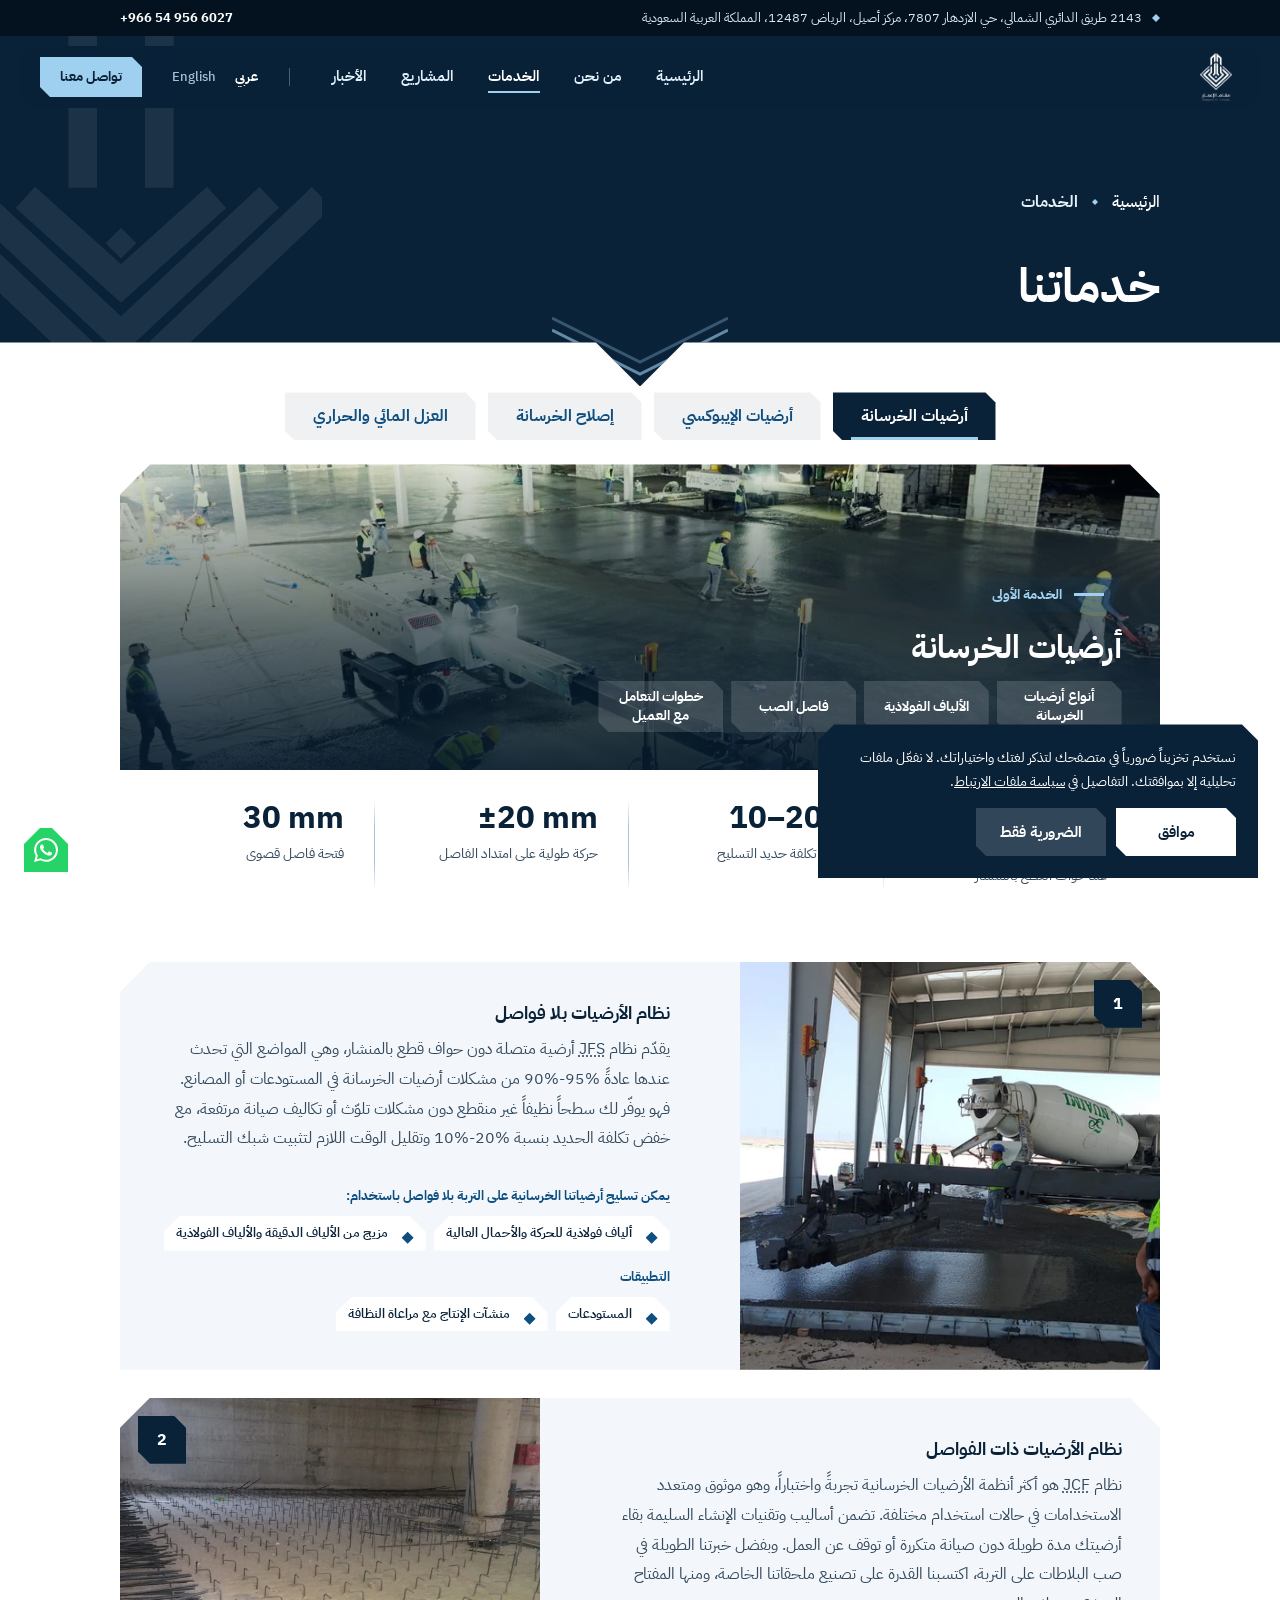
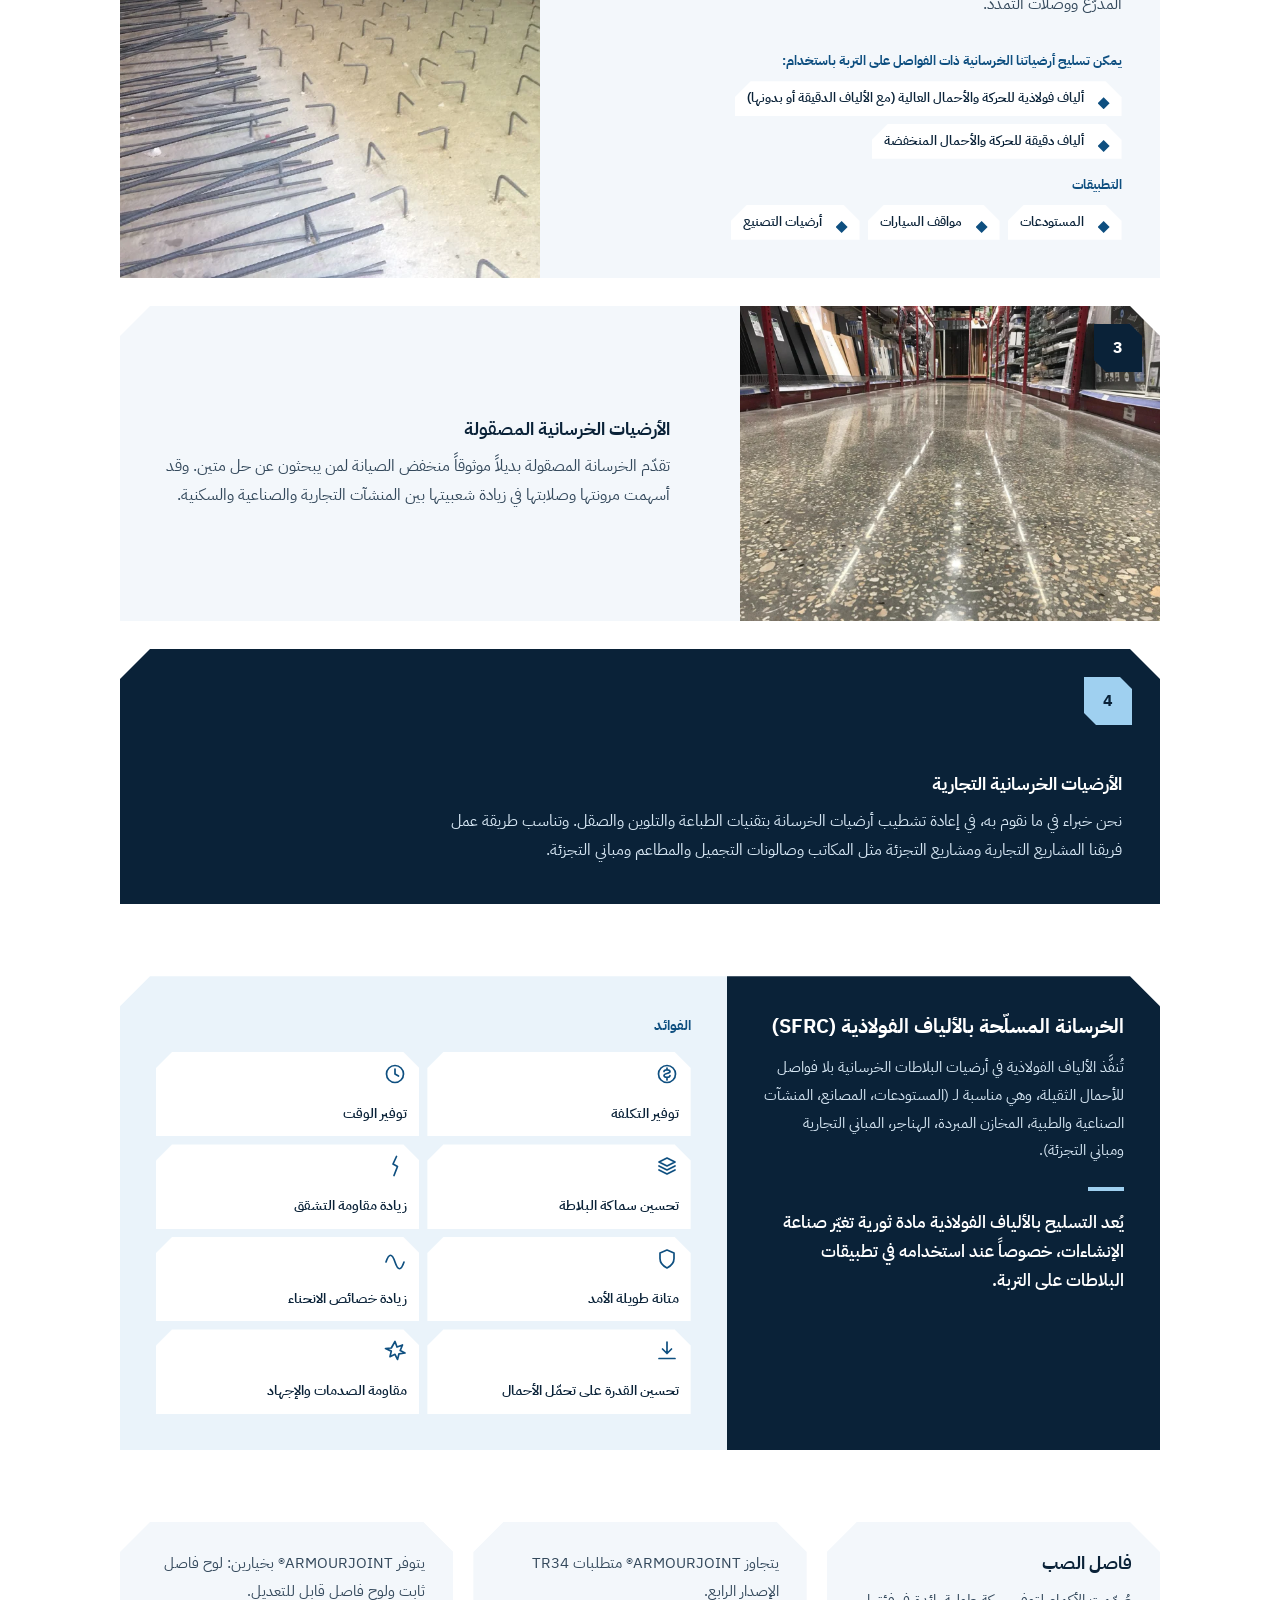
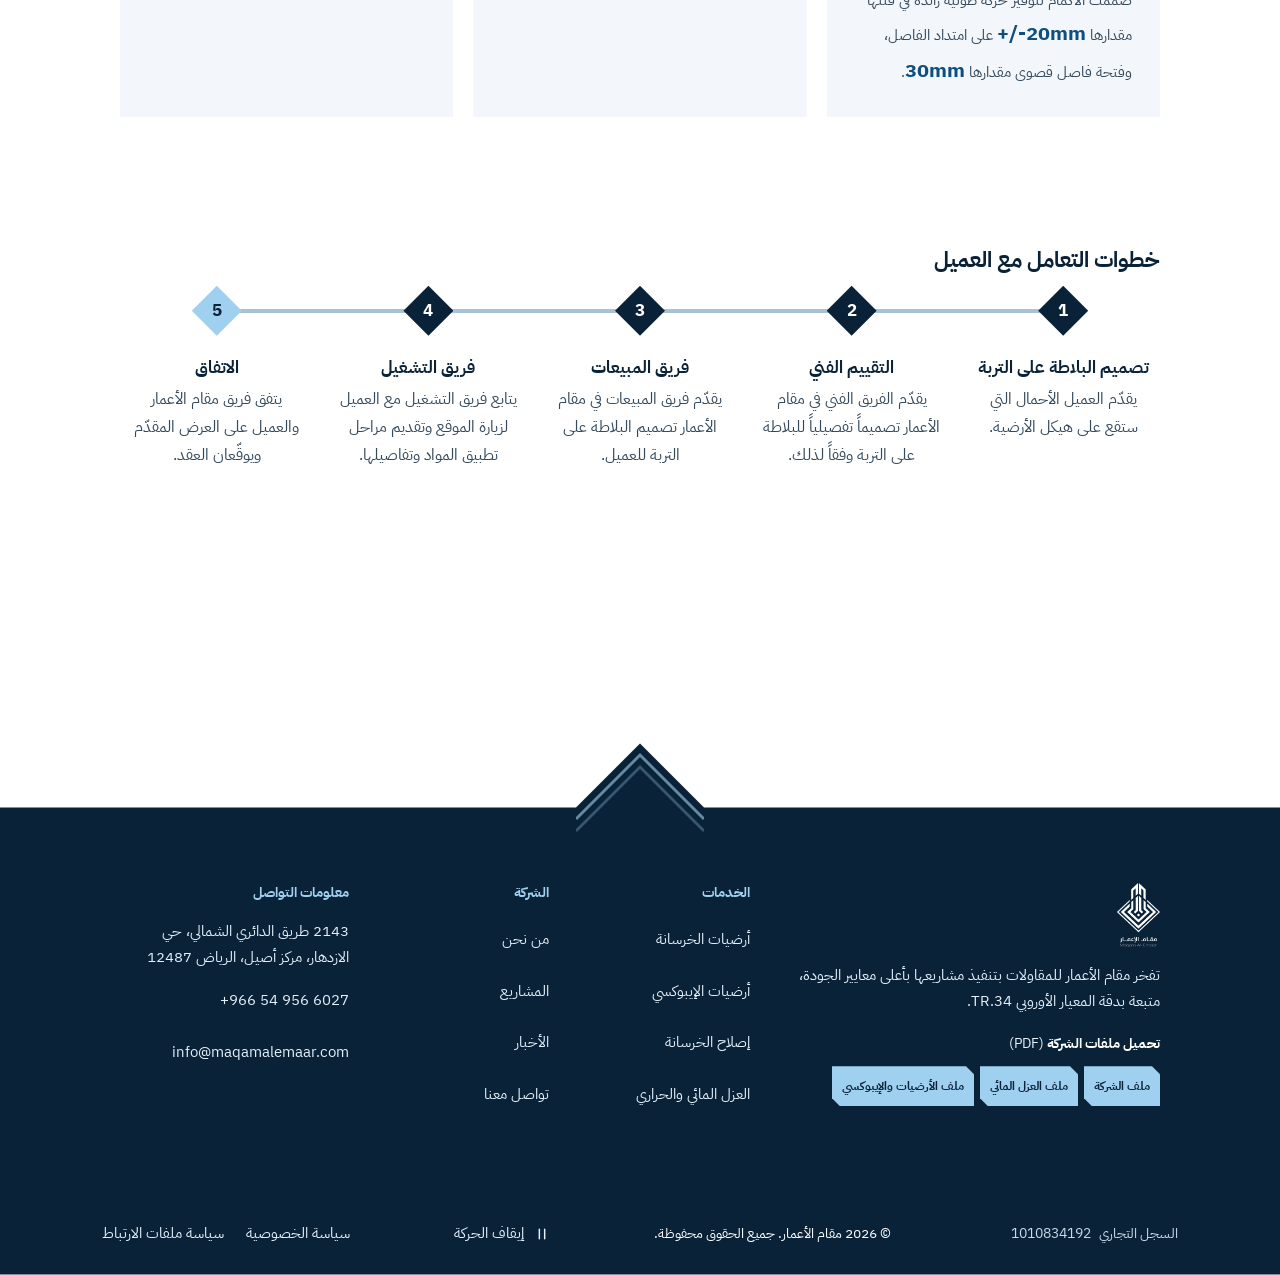
<file: services.html>
<!doctype html>
<html lang="ar" dir="rtl">
<head>
<meta charset="utf-8">
<meta name="viewport" content="width=device-width,initial-scale=1">
<title>الخدمات | مقام الأعمار للمقاولات</title>
<meta name="description" content="خدمات مقام الأعمار للمقاولات في الرياض: أرضيات الخرسانة، وأرضيات الإيبوكسي، وإصلاح الخرسانة، والعزل المائي والحراري للمباني والمنشآت.">
<meta name="robots" content="noindex,nofollow">
<meta name="theme-color" content="#0a2238">
<link rel="canonical" href="https://www.maqamalemaar.com/services.html">
<link rel="icon" href="favicon.ico" sizes="any">
<link rel="icon" type="image/png" sizes="32x32" href="assets/img/favicon-32.png">
<link rel="apple-touch-icon" href="assets/img/apple-touch-icon.png">
<link rel="manifest" href="site.webmanifest">
<meta property="og:type" content="website"><meta property="og:site_name" content="مقام الأعمار">
<meta property="og:title" content="الخدمات | مقام الأعمار للمقاولات"><meta property="og:description" content="خدمات مقام الأعمار للمقاولات في الرياض: أرضيات الخرسانة، وأرضيات الإيبوكسي، وإصلاح الخرسانة، والعزل المائي والحراري للمباني والمنشآت.">
<meta property="og:url" content="https://www.maqamalemaar.com/services.html"><meta property="og:image" content="https://www.maqamalemaar.com/assets/img/og-image.jpg">
<meta property="og:image:width" content="1200"><meta property="og:image:height" content="630"><meta property="og:image:alt" content="شعار مقام الأعمار فوق صورة مستودع بأرضية صناعية">
<meta property="og:locale" content="ar_SA"><meta property="og:locale:alternate" content="en_US">
<meta name="twitter:card" content="summary_large_image"><meta name="twitter:title" content="الخدمات | مقام الأعمار للمقاولات"><meta name="twitter:description" content="خدمات مقام الأعمار للمقاولات في الرياض: أرضيات الخرسانة، وأرضيات الإيبوكسي، وإصلاح الخرسانة، والعزل المائي والحراري للمباني والمنشآت."><meta name="twitter:image" content="https://www.maqamalemaar.com/assets/img/og-image.jpg"><meta name="twitter:image:alt" content="شعار مقام الأعمار فوق صورة مستودع بأرضية صناعية">
<link rel="preconnect" href="https://fonts.googleapis.com"><link rel="preconnect" href="https://fonts.gstatic.com" crossorigin>
<link rel="preload" as="style" href="https://fonts.googleapis.com/css2?family=IBM+Plex+Sans+Arabic:wght@400;600;700&family=Manrope:wght@400;600;700&display=swap">
<link rel="stylesheet" href="https://fonts.googleapis.com/css2?family=IBM+Plex+Sans+Arabic:wght@400;600;700&family=Manrope:wght@400;600;700&display=swap" media="print" onload="this.media='all'">
<noscript><link rel="stylesheet" href="https://fonts.googleapis.com/css2?family=IBM+Plex+Sans+Arabic:wght@400;600;700&family=Manrope:wght@400;600;700&display=swap"></noscript>
<link rel="stylesheet" href="assets/css/site.css?v=100">
<script type="application/ld+json">{"@context": "https://schema.org", "@graph": [{"@type": "WebPage", "name": "الخدمات | مقام الأعمار للمقاولات", "description": "خدمات مقام الأعمار للمقاولات في الرياض: أرضيات الخرسانة، وأرضيات الإيبوكسي، وإصلاح الخرسانة، والعزل المائي والحراري للمباني والمنشآت.", "url": "https://www.maqamalemaar.com/services.html", "inLanguage": ["ar", "en"], "isPartOf": {"@type": "WebSite", "@id": "https://www.maqamalemaar.com/#site", "url": "https://www.maqamalemaar.com/"}, "breadcrumb": {"@type": "BreadcrumbList", "itemListElement": [{"@type": "ListItem", "position": 1, "name": "الرئيسية", "item": "https://www.maqamalemaar.com/"}, {"@type": "ListItem", "position": 2, "name": "الخدمات", "item": "https://www.maqamalemaar.com/services.html"}]}, "@id": "https://www.maqamalemaar.com/services.html#webpage", "publisher": {"@type": "GeneralContractor", "@id": "https://www.maqamalemaar.com/#org", "name": "مقام الأعمار", "url": "https://www.maqamalemaar.com/"}, "mainEntity": {"@type": "ItemList", "itemListElement": [{"@type": "ListItem", "position": 1, "item": {"@id": "https://www.maqamalemaar.com/services.html#concrete"}}, {"@type": "ListItem", "position": 2, "item": {"@id": "https://www.maqamalemaar.com/services.html#resinous"}}, {"@type": "ListItem", "position": 3, "item": {"@id": "https://www.maqamalemaar.com/services.html#repair"}}, {"@type": "ListItem", "position": 4, "item": {"@id": "https://www.maqamalemaar.com/services.html#waterproofing"}}]}}, {"@type": "Service", "@id": "https://www.maqamalemaar.com/services.html#concrete", "name": "أرضيات الخرسانة", "alternateName": "Concrete flooring", "serviceType": "أرضيات الخرسانة", "url": "https://www.maqamalemaar.com/services.html#concrete", "areaServed": {"@type": "Country", "name": "Saudi Arabia"}, "description": "أرضيات الخرسانة للمستودعات والمصانع: أنظمة بلا فواصل وذات فواصل ومصقولة وتجارية ومسلّحة بالألياف الفولاذية.", "provider": {"@type": ["GeneralContractor", "LocalBusiness"], "@id": "https://www.maqamalemaar.com/#org", "name": "مقام الأعمار", "url": "https://www.maqamalemaar.com/"}}, {"@type": "Service", "@id": "https://www.maqamalemaar.com/services.html#resinous", "name": "أرضيات الإيبوكسي", "alternateName": "Epoxy flooring", "serviceType": "أرضيات الإيبوكسي", "url": "https://www.maqamalemaar.com/services.html#resinous", "areaServed": {"@type": "Country", "name": "Saudi Arabia"}, "description": "تركيب أرضيات الإيبوكسي الجديدة وترميم أنظمة الأرضيات القائمة.", "provider": {"@type": ["GeneralContractor", "LocalBusiness"], "@id": "https://www.maqamalemaar.com/#org", "name": "مقام الأعمار", "url": "https://www.maqamalemaar.com/"}}, {"@type": "Service", "@id": "https://www.maqamalemaar.com/services.html#repair", "name": "إصلاح الخرسانة", "alternateName": "Concrete repair", "serviceType": "إصلاح الخرسانة", "url": "https://www.maqamalemaar.com/services.html#repair", "areaServed": {"@type": "Country", "name": "Saudi Arabia"}, "description": "أنشطة إصلاح الخرسانة وإنشاء المنشآت الخرسانية وصيانتها وإصلاحها.", "provider": {"@type": ["GeneralContractor", "LocalBusiness"], "@id": "https://www.maqamalemaar.com/#org", "name": "مقام الأعمار", "url": "https://www.maqamalemaar.com/"}}, {"@type": "Service", "@id": "https://www.maqamalemaar.com/services.html#waterproofing", "name": "العزل المائي والحراري", "alternateName": "Waterproofing and thermal insulation", "serviceType": "العزل المائي والحراري", "url": "https://www.maqamalemaar.com/services.html#waterproofing", "areaServed": {"@type": "Country", "name": "Saudi Arabia"}, "description": "مركّب معتمد لأنظمة العزل المائي من «عوازل» ومن هنكل بوليبيت، مع أعمال العزل الحراري.", "provider": {"@type": ["GeneralContractor", "LocalBusiness"], "@id": "https://www.maqamalemaar.com/#org", "name": "مقام الأعمار", "url": "https://www.maqamalemaar.com/"}}]}</script>
<link rel="stylesheet" href="assets/css/services.css?v=88">
</head>
<body data-title-ar="الخدمات | مقام الأعمار للمقاولات" data-title-en="Services | Maqam Al-Emaar Contracting" data-desc-ar="خدمات مقام الأعمار للمقاولات في الرياض: أرضيات الخرسانة، وأرضيات الإيبوكسي، وإصلاح الخرسانة، والعزل المائي والحراري للمباني والمنشآت." data-desc-en="Concrete flooring, epoxy flooring and concrete repair from Maqam Al-Emaar Contracting, an industrial flooring service provider in Riyadh.">
<a class="skip" href="#main"><span class="ar">تخطَّ إلى المحتوى</span><span class="en">Skip to content</span></a>
<div id="bar" aria-hidden="true"></div>
<div class="topstrip"><div class="wrap"><a class="ts-a" href="https://maps.app.goo.gl/KTbtEdy7rDVpXieK8" target="_blank" rel="noopener"><span class="ar">2143 طريق الدائري الشمالي، حي الازدهار 7807، مركز أصيل، الرياض 12487، المملكة العربية السعودية</span><span class="en">2143 Northern Ring Road, 7807 Al Izdihar Dist, Aseel Center, 12487 Riyadh, Saudi Arabia</span><span class="sr"><span class="ar">(يفتح الخريطة في نافذة جديدة)</span><span class="en">(opens the map in a new tab)</span></span></a><a class="ts-p" href="tel:+966549566027"><bdi dir="ltr">+966 54 956 6027</bdi></a></div></div>
<header id="hd">
  <div class="bar">
    <a class="logo" href="./" data-al="مقام الأعمار، الصفحة الرئيسية|Maqam Al-Emaar, home page"><img src="assets/img/logo-white.png" alt="" role="presentation" width="38" height="56"></a>
    <nav id="nav" data-al="القائمة الرئيسية|Main navigation"><a href="./"><span class="ar">الرئيسية</span><span class="en">Home</span></a><a href="about.html"><span class="ar">من نحن</span><span class="en">About</span></a><a href="services.html" aria-current="page"><span class="ar">الخدمات</span><span class="en">Services</span></a><a href="projects.html"><span class="ar">المشاريع</span><span class="en">Projects</span></a><a href="news.html"><span class="ar">الأخبار</span><span class="en">News</span></a></nav>
    <div class="tools">
      <div class="lg2" role="group" data-al="اللغة|Language"><button type="button" data-l="ar" lang="ar" aria-pressed="true">عربي</button><button type="button" data-l="en" lang="en" aria-pressed="false">English</button></div>
      <a class="cta" href="contact.html"><span class="ar">تواصل معنا</span><span class="en">Contact us</span></a>
      <button class="burger" type="button" data-al="القائمة|Menu" aria-controls="nav" aria-expanded="false"><i></i><i></i><i></i></button>
    </div>
  </div>
</header>
<main id="main" tabindex="-1"><div class="doc">
<div class="hd"><div class="wrap"><ol class="crumbs" aria-label="مسار التنقل"><li><a href="./"><span class="ar">الرئيسية</span><span class="en">Home</span></a></li><li aria-current="page"><span class="ar">الخدمات</span><span class="en">Services</span></li></ol><h1><span class="ar">خدماتنا</span><span class="en">Our services</span></h1></div></div>
<div class="wrap body">
<nav class="sv-nav" data-al="أقسام الخدمات|Service sections"><a href="#concrete"><span class="ar">أرضيات الخرسانة</span><span class="en">Concrete flooring</span></a><a href="#resinous"><span class="ar">أرضيات الإيبوكسي</span><span class="en">Epoxy flooring</span></a><a href="#repair"><span class="ar">إصلاح الخرسانة</span><span class="en">Concrete repair</span></a><a href="#waterproofing"><span class="ar">العزل المائي والحراري</span><span class="en">Waterproofing</span></a></nav><section class="sv" id="concrete" aria-labelledby="t-concrete">
<div class="sv-head"><div><span class="chip"><span class="ar">الخدمة الأولى</span><span class="en">SERVICE 1</span></span><h2 class="t" id="t-concrete"><span class="ar">أرضيات الخرسانة</span><span class="en">Concrete flooring</span></h2>
<ul class="sv-toc"><li><a href="#c-types"><span class="ar">أنواع أرضيات الخرسانة</span><span class="en">Types of concrete flooring</span></a></li><li><a href="#c-fiber"><span class="ar">الألياف الفولاذية</span><span class="en">Steel fiber</span></a></li><li><a href="#c-joint"><span class="ar">فاصل الصب</span><span class="en">Construction joint</span></a></li><li><a href="#c-cycle"><span class="ar">خطوات التعامل مع العميل</span><span class="en">How we work with the client</span></a></li></ul></div><figure class="sv-fig"><img class="ar" src="assets/img/laser-screed.webp" alt="ماكينة تسوية بالليزر تعمل على أرضية خرسانية داخل مستودع" width="1280" height="720"><img class="en" src="assets/img/laser-screed.webp" alt="Laser screed machine working on a concrete floor inside a warehouse" width="1280" height="720"></figure></div><ul class="sv-stats"><li><b dir="ltr">90–95%</b><span><span class="ar">من مشكلات أرضيات الخرسانة تحدث عند حواف القطع بالمنشار</span><span class="en">of concrete floor problems occur at saw cut edges</span></span></li><li><b dir="ltr">10–20%</b><span><span class="ar">خفض تكلفة حديد التسليح</span><span class="en">steel cost reduction</span></span></li><li><b dir="ltr">±20 mm</b><span><span class="ar">حركة طولية على امتداد الفاصل</span><span class="en">longitudinal movement along the joint</span></span></li><li><b dir="ltr">30 mm</b><span><span class="ar">فتحة فاصل قصوى</span><span class="en">maximum joint opening</span></span></li></ul>
<span id="c-types"></span>
<div class="sv-types"><article class="sv-ty"><span class="sv-no" aria-hidden="true">1</span><div><h3><span class="ar">نظام الأرضيات بلا فواصل</span><span class="en">Jointless flooring system</span></h3><p><span class="ar">يقدّم نظام <abbr title="نظام الأرضيات بلا فواصل">JFS</abbr> أرضية متصلة دون حواف قطع بالمنشار، وهي المواضع التي تحدث عندها عادةً <bdi dir="ltr">90%-95%</bdi> من مشكلات أرضيات الخرسانة في المستودعات أو المصانع. فهو يوفّر لك سطحاً نظيفاً غير منقطع دون مشكلات تلوّث أو تكاليف صيانة مرتفعة، مع خفض تكلفة الحديد بنسبة <bdi dir="ltr">10%-20%</bdi> وتقليل الوقت اللازم لتثبيت شبك التسليح.</span><span class="en"><abbr title="Jointless flooring system">JFS</abbr> introduces a seamless floor with no saw cut edges, where typically 90%-95% of the problems in warehouse or manufacturing concrete floors occur, excelling in providing you with a clean uninterrupted surface with no contamination problems or high maintenance costs while reducing the steel cost by 10%-20% and the time to set the steel mesh up.</span></p><dl class="sv-spec"><div><dt><span class="ar">يمكن تسليح أرضياتنا الخرسانية على التربة بلا فواصل باستخدام:</span><span class="en">Our Jointless Slab-On-Grade Floors can be reinforced using:</span></dt><dd><ul class="tk"><li><span class="ar">ألياف فولاذية للحركة والأحمال العالية</span><span class="en">Steel-Fiber for high traffic/loads</span></li><li><span class="ar">مزيج من الألياف الدقيقة والألياف الفولاذية</span><span class="en">A mix of Micro-Fiber and Steel-Fiber</span></li></ul></dd></div><div><dt><span class="ar">التطبيقات</span><span class="en">Application</span></dt><dd><ul class="tk"><li><span class="ar">المستودعات</span><span class="en">Warehouses</span></li><li><span class="ar">منشآت الإنتاج مع مراعاة النظافة</span><span class="en">Production facilities with hygiene</span></li></ul></dd></div></dl></div><figure class="ph2"><img class="ar" src="assets/img/c37-c.webp" alt="صب الخرسانة وتسويتها بماكينة الليزر داخل مبنى مستودع" width="800" height="450" loading="lazy"><img class="en" src="assets/img/c37-c.webp" alt="Concrete being poured and levelled by a laser screed machine inside a warehouse building" width="800" height="450" loading="lazy"></figure></article><article class="sv-ty"><span class="sv-no" aria-hidden="true">2</span><div><h3><span class="ar">نظام الأرضيات ذات الفواصل</span><span class="en">Jointed flooring system</span></h3><p><span class="ar">نظام <abbr title="نظام الأرضيات الخرسانية ذات الفواصل">JCF</abbr> هو أكثر أنظمة الأرضيات الخرسانية تجربةً واختباراً، وهو موثوق ومتعدد الاستخدامات في حالات استخدام مختلفة. تضمن أساليب وتقنيات الإنشاء السليمة بقاء أرضيتك مدة طويلة دون صيانة متكررة أو توقف عن العمل. وبفضل خبرتنا الطويلة في صب البلاطات على التربة، اكتسبنا القدرة على تصنيع ملحقاتنا الخاصة، ومنها المفتاح المدرّع ووصلات التمدد.</span><span class="en"><abbr title="Jointed concrete flooring system">JCF</abbr> is the most tried and tested concrete flooring system that is reliable and versatile to work for different use cases. Proper construction methods and techniques ensure that your floor lasts long without frequent maintenance and work stoppage. Over our extended experience in Slab-on-Grade casting we have gained the ability to manufacture our own accessories including armored key and expansion joints.</span></p><dl class="sv-spec"><div><dt><span class="ar">يمكن تسليح أرضياتنا الخرسانية ذات الفواصل على التربة باستخدام:</span><span class="en">Our Jointed Slab-On-Grade Floors can be reinforced using:</span></dt><dd><ul class="tk"><li><span class="ar">ألياف فولاذية للحركة والأحمال العالية (مع الألياف الدقيقة أو بدونها)</span><span class="en">Steel-Fiber for high traffic / loads (with or without microfiber)</span></li><li><span class="ar">ألياف دقيقة للحركة والأحمال المنخفضة</span><span class="en">Microfiber for low traffic / loads</span></li></ul></dd></div><div><dt><span class="ar">التطبيقات</span><span class="en">Application</span></dt><dd><ul class="tk"><li><span class="ar">المستودعات</span><span class="en">Warehouses</span></li><li><span class="ar">مواقف السيارات</span><span class="en">Parking Areas</span></li><li><span class="ar">أرضيات التصنيع</span><span class="en">Manufacturing floors</span></li></ul></dd></div></dl></div><figure class="ph2"><img class="ar" src="assets/img/c49-b.webp" alt="قضبان حديد تسليح وكراسي تثبيت مرتبة على أرضية خرسانية قبل الصب" width="980" height="735" loading="lazy"><img class="en" src="assets/img/c49-b.webp" alt="Reinforcement bars and chairs laid out on a concrete floor before casting" width="980" height="735" loading="lazy"></figure></article><article class="sv-ty"><span class="sv-no" aria-hidden="true">3</span><div><h3><span class="ar">الأرضيات الخرسانية المصقولة</span><span class="en">Polished concrete flooring</span></h3><p><span class="ar">تقدّم الخرسانة المصقولة بديلاً موثوقاً منخفض الصيانة لمن يبحثون عن حل متين. وقد أسهمت مرونتها وصلابتها في زيادة شعبيتها بين المنشآت التجارية والصناعية والسكنية.</span><span class="en">Polished concrete presents a reliable and low-maintenance flooring alternative for those seeking a durable solution. Its versatility and sturdiness have contributed to its growing popularity among commercial, industrial, and residential facilities.</span></p></div><figure class="ph2"><img class="ar" src="assets/img/c43-a.webp" alt="أرضية خرسانية مصقولة لامعة في صالة عرض تجارية" width="1280" height="960" loading="lazy"><img class="en" src="assets/img/c43-a.webp" alt="Glossy polished concrete floor in a commercial showroom" width="1280" height="960" loading="lazy"></figure></article><article class="sv-ty nom"><span class="sv-no" aria-hidden="true">4</span><div><h3><span class="ar">الأرضيات الخرسانية التجارية</span><span class="en">Commercial concrete flooring</span></h3><p><span class="ar">نحن خبراء في ما نقوم به، في إعادة تشطيب أرضيات الخرسانة بتقنيات الطباعة والتلوين والصقل. وتناسب طريقة عمل فريقنا المشاريع التجارية ومشاريع التجزئة مثل المكاتب وصالونات التجميل والمطاعم ومباني التجزئة.</span><span class="en">We are experts at what we do, in resurfacing concrete floors with stamping, staining and polishing techniques. Our team process is ideal for retail or commercial projects such as offices, salons, restaurants, and retail buildings.</span></p></div></article></div><div class="sv-two" id="c-fiber"><div><h3><span class="ar">الخرسانة المسلّحة بالألياف الفولاذية (SFRC)</span><span class="en">Steel Fiber Reinforced Concrete (SFRC)</span></h3><p><span class="ar">تُنفَّذ الألياف الفولاذية في أرضيات البلاطات الخرسانية بلا فواصل للأحمال الثقيلة، وهي مناسبة لـ (المستودعات، المصانع، المنشآت الصناعية والطبية، المخازن المبردة، الهناجر، المباني التجارية ومباني التجزئة).</span><span class="en">Steel fiber implement a heavy duty jointless slabs floor that fits for (warehouses, factories, industrial/medical facilities, cold stores, hangars, commercial/retail buildings).</span></p><p><span class="ar">يُعد التسليح بالألياف الفولاذية مادة ثورية تغيّر صناعة الإنشاءات، خصوصاً عند استخدامه في تطبيقات البلاطات على التربة.</span><span class="en">Steel fiber reinforcement is a revolutionary material transforming the construction industry, especially when used in slab-on-grade applications.</span></p></div><div><p><b><span class="ar">الفوائد</span><span class="en">Benefits</span></b></p><ul class="tk"><li><i class="ic i-cost" aria-hidden="true"></i><span class="ar">توفير التكلفة</span><span class="en">Save Cost</span></li><li><i class="ic i-time" aria-hidden="true"></i><span class="ar">توفير الوقت</span><span class="en">Save Time</span></li><li><i class="ic i-thick" aria-hidden="true"></i><span class="ar">تحسين سماكة البلاطة</span><span class="en">Optimized slab thickness</span></li><li><i class="ic i-crack" aria-hidden="true"></i><span class="ar">زيادة مقاومة التشقق</span><span class="en">Increase crack resistance</span></li><li><i class="ic i-durable" aria-hidden="true"></i><span class="ar">متانة طويلة الأمد</span><span class="en">Long-term durability</span></li><li><i class="ic i-flex" aria-hidden="true"></i><span class="ar">زيادة خصائص الانحناء</span><span class="en">Increase flexural properties</span></li><li><i class="ic i-load" aria-hidden="true"></i><span class="ar">تحسين القدرة على تحمّل الأحمال</span><span class="en">Improve load-bearing capacity</span></li><li><i class="ic i-impact" aria-hidden="true"></i><span class="ar">مقاومة الصدمات والإجهاد</span><span class="en">Resistance to impact and fatigue</span></li></ul></div></div><div class="sv-join" id="c-joint"><div><h3><span class="ar">فاصل الصب</span><span class="en">Construction joint</span></h3><p><span class="ar">صُمّمت الأكمام لتوفير حركة طولية رائدة في فئتها مقدارها <bdi dir="ltr">+/-20mm</bdi> على امتداد الفاصل، وفتحة فاصل قصوى مقدارها <bdi dir="ltr">30mm</bdi>.</span><span class="en">The sleeves are designed to facilitate a class leading +/-20mm of longitudinal movement along the joint and 30mm maximum joint opening.</span></p></div><div><p><span class="ar">يتجاوز ARMOURJOINT® متطلبات TR34 الإصدار الرابع.</span><span class="en">ARMOURJOINT® surpasses the requirements of TR34 4th Edition.</span></p><p><span class="ar">يتوفر ARMOURJOINT® بخيارين: لوح فاصل ثابت ولوح فاصل قابل للتعديل.</span><span class="en">ARMOURJOINT® is available in both fixed and adjustable divider plate options.</span></p></div></div><div class="sv-cy" id="c-cycle" style="border-top:1px solid var(--line);padding-top:30px"><h3><span class="ar">خطوات التعامل مع العميل</span><span class="en">How we work with the client</span></h3><ol class="sv-steps"><li><span class="sn">1</span><div><b><span class="ar">تصميم البلاطة على التربة</span><span class="en">Slab on grade design</span></b><p><span class="ar">يقدّم العميل الأحمال التي ستقع على هيكل الأرضية.</span><span class="en">The client provides the loads that are going to be on the flooring structure.</span></p></div></li><li><span class="sn">2</span><div><b><span class="ar">التقييم الفني</span><span class="en">Technical evaluation</span></b><p><span class="ar">يقدّم الفريق الفني في مقام الأعمار تصميماً تفصيلياً للبلاطة على التربة وفقاً لذلك.</span><span class="en">Maqam Al-Emaar technical team will provide detailed S.O.G design accordingly.</span></p></div></li><li><span class="sn">3</span><div><b><span class="ar">فريق المبيعات</span><span class="en">Sales team</span></b><p><span class="ar">يقدّم فريق المبيعات في مقام الأعمار تصميم البلاطة على التربة للعميل.</span><span class="en">Maqam Al-Emaar sales team will provide S.O.G design to the client.</span></p></div></li><li><span class="sn">4</span><div><b><span class="ar">فريق التشغيل</span><span class="en">Operation team</span></b><p><span class="ar">يتابع فريق التشغيل مع العميل لزيارة الموقع وتقديم مراحل تطبيق المواد وتفاصيلها.</span><span class="en">Operation team will follow up with the client to visit site and give material application stages and details.</span></p></div></li><li><span class="sn">5</span><div><b><span class="ar">الاتفاق</span><span class="en">Agreement</span></b><p><span class="ar">يتفق فريق مقام الأعمار والعميل على العرض المقدّم ويوقّعان العقد.</span><span class="en">Maqam Al-Emaar team and the client will agree upon the submitted proposal and sign contract.</span></p></div></li></ol></div></section><section class="sv" id="resinous" aria-labelledby="t-epoxy">
<div class="sv-head"><div><span class="chip"><span class="ar">الخدمة الثانية</span><span class="en">SERVICE 2</span></span><h2 class="t" id="t-epoxy"><span class="ar">أرضيات الإيبوكسي</span><span class="en">Epoxy flooring solution</span></h2>
<p><span class="ar">تتخصص مقام الأعمار في تركيب الأرضيات الجديدة وترميم أنظمة الأرضيات القائمة.</span><span class="en">MQM specializes in both the installation of new flooring and the restoration of existing flooring systems.</span></p><p><span class="ar">نحن مزوّد خدمات للأرضيات الصناعية ونقدّم مجموعة متنوعة من خيارات الأرضيات المصمّمة لمنشآت مختلفة باستخدام أنواع عديدة من المنتجات. من اختيار المواد إلى التركيب، نوفّر الكفاءة لأكثر مشاريع الأرضيات تعقيداً.</span><span class="en">We are an industrial flooring service provider and offer a variety of flooring options designed for different facilities using numerous types of products. From the selection of materials to installation, we provide efficiency to most complex flooring projects.</span></p></div><figure class="sv-fig"><img class="ar" src="assets/img/hero-epoxy.webp" alt="أرضية إيبوكسي لامعة بخطوط صفراء في قاعة صناعية واسعة" width="1280" height="919" loading="lazy" decoding="async"><img class="en" src="assets/img/hero-epoxy.webp" alt="Glossy epoxy floor with yellow lines in a large industrial hall" width="1280" height="919" loading="lazy" decoding="async"></figure></div><ul class="sv-stats"><li><b dir="ltr">105 N/mm²</b><span><span class="ar">مقاومة ضغط تصل إليها أنظمة الأحمال الثقيلة</span><span class="en">compressive strength of heavy duty systems</span></span></li><li><b dir="ltr">4–12 mm</b><span><span class="ar">سماكة نظام الأحمال الثقيلة</span><span class="en">heavy duty system thickness</span></span></li><li><b dir="ltr">−30 → 130 °C</b><span><span class="ar">نطاق درجة الحرارة للأحمال الثقيلة</span><span class="en">heavy duty temperature range</span></span></li><li><b dir="ltr">3</b><span><span class="ar">أنظمة: ثقيلة ومتوسطة وطلاء</span><span class="en">systems: heavy, medium and coating</span></span></li></ul>
<div class="sv-blk"><h3><span class="ar">مزايا الأرضيات الصناعية</span><span class="en">Advantage of Industrial floors</span></h3><ul class="sv-cols"><li><i class="ic i-bond" aria-hidden="true"></i><span class="ar">ارتباط قوي ودائم بالأساس</span><span class="en">Strong permanent bond to the substrate</span></li><li><i class="ic i-chem" aria-hidden="true"></i><span class="ar">مقاومة محسّنة لطيف واسع من المواد الكيميائية القوية</span><span class="en">Improved resistance to a wide spectrum of aggressive chemicals</span></li><li><i class="ic i-seal" aria-hidden="true"></i><span class="ar">غير منفذة للسوائل</span><span class="en">Impermeable to liquids</span></li><li><i class="ic i-tough" aria-hidden="true"></i><span class="ar">زيادة الصلابة والمتانة والمرونة والمقاومة للصدمات أو التآكل</span><span class="en">Increase toughness, durability, resilience and resistance to impact or abrasion</span></li><li><i class="ic i-dust" aria-hidden="true"></i><span class="ar">خالية من الغبار</span><span class="en">Non dusty</span></li><li><i class="ic i-clean" aria-hidden="true"></i><span class="ar">سطح صحي وسهل التنظيف</span><span class="en">Hygienic and easy cleaned surface</span></li><li><i class="ic i-crack" aria-hidden="true"></i><span class="ar">مقاومة أكبر للتشقق</span><span class="en">Greater resistance to cracking</span></li><li><i class="ic i-thin" aria-hidden="true"></i><span class="ar">سماكة تطبيق أقل</span><span class="en">Lower applied thickness</span></li><li><i class="ic i-fast" aria-hidden="true"></i><span class="ar">تركيب وتصلّب سريعان مع أدنى تعطيل للعمليات المعتادة</span><span class="en">Rapid installation and curing with minimum disruption to normal operations</span></li><li><i class="ic i-decor" aria-hidden="true"></i><span class="ar">مظهر أجمل مع إمكانية إنتاج تشطيبات زخرفية</span><span class="en">More aesthetic appearance with opportunity to produce decorative finishes</span></li><li><i class="ic i-shapes" aria-hidden="true"></i><span class="ar">تتوفر بأشكال وسماكات متعددة لتلبية احتياجات العميل ومواصفاته</span><span class="en">Comes in many shapes and thicknesses to meet client needs and specifications</span></li></ul><span class="mq-hint" aria-hidden="true"></span></div>
<div class="sv-two" style="grid-template-columns:1fr"><div><h3><span class="ar">أنواع نظام الأرضيات الصناعية</span><span class="en">Types of Industrial flooring system</span></h3><div class="sv-tw"><table class="sv-tb"><caption class="sr"><span class="ar">مقارنة بين أنظمة الأرضيات الصناعية الثلاثة</span><span class="en">Comparison of the three industrial flooring systems</span></caption><thead><tr><th scope="col"><span class="sr"><span class="ar">الخاصية</span><span class="en">Property</span></span></th><th scope="col"><span class="ar">نظام الأحمال الثقيلة (1.1)</span><span class="en">Heavy duty flooring system (1.1)</span></th><th scope="col"><span class="ar">نظام الحركة المتوسطة إلى الخفيفة (1.2)</span><span class="en">Medium to light traffic flooring system (1.2)</span></th><th scope="col"><span class="ar">نظام الطلاء (1.3)</span><span class="en">Coating system (1.3)</span></th></tr></thead><tbody><tr><th scope="row"><span class="ar">الحركة والأحمال</span><span class="en">Traffic</span></th><td data-ar="نظام الأحمال الثقيلة" data-en="Heavy duty"><span class="ar">حركة محمّلة بأحمال ثقيلة وصدمات. حركة رافعات شوكية مستمرة وعربات بعجلات بلاستيكية صلبة.</span><span class="en">Heavily loaded traffic and impact. Constant fork lift traffic, hard plastic wheeled trolleys.</span></td><td data-ar="نظام الحركة المتوسطة إلى الخفيفة" data-en="Medium to light traffic"><span class="ar">حركة مشاة منتظمة وحركة رافعات شوكية متكررة. عربات بعجلات بلاستيكية صلبة أحياناً.</span><span class="en">Regular foot traffic, frequent fork lift traffic. Occasional hard plastic-wheeled trolleys.</span></td><td data-ar="نظام الطلاء" data-en="Coating"><span class="ar">حركة مشاة خفيفة. مركبات بإطارات مطاطية أحياناً.</span><span class="en">Light foot traffic. Occasional rubber tired vehicles.</span></td></tr><tr><th scope="row"><span class="ar">السماكة</span><span class="en">Thickness</span></th><td data-ar="نظام الأحمال الثقيلة" data-en="Heavy duty"><span class="ar">من <bdi dir="ltr">4mm</bdi> حتى <bdi dir="ltr">12mm</bdi></span><span class="en">From 4mm up to 12mm</span></td><td data-ar="نظام الحركة المتوسطة إلى الخفيفة" data-en="Medium to light traffic"><span class="ar">من <bdi dir="ltr">1mm</bdi> حتى <bdi dir="ltr">4mm</bdi></span><span class="en">From 1mm up to 4mm</span></td><td data-ar="نظام الطلاء" data-en="Coating"><span class="ar">أكثر من <bdi dir="ltr">1mm</bdi></span><span class="en">More than 1mm</span></td></tr><tr><th scope="row"><span class="ar">درجة الحرارة</span><span class="en">Temperature</span></th><td data-ar="نظام الأحمال الثقيلة" data-en="Heavy duty"><span class="ar">من <bdi dir="ltr">-30 °C</bdi> إلى <bdi dir="ltr">130 °C</bdi></span><span class="en">-30 °C to 130 °C</span></td><td data-ar="نظام الحركة المتوسطة إلى الخفيفة" data-en="Medium to light traffic"><span class="ar">من <bdi dir="ltr">-5 °C</bdi> إلى <bdi dir="ltr">70 °C</bdi></span><span class="en">-5 °C to 70 °C</span></td><td data-ar="نظام الطلاء" data-en="Coating"><span class="ar">من <bdi dir="ltr">0 °C</bdi> إلى <bdi dir="ltr">60 °C</bdi></span><span class="en">0 °C to 60 °C</span></td></tr><tr><th scope="row"><span class="ar">مقاومة الضغط</span><span class="en">Compressive strength</span></th><td data-ar="نظام الأحمال الثقيلة" data-en="Heavy duty"><span class="ar">عالية جداً، حتى <bdi dir="ltr">105 N/mm²</bdi></span><span class="en">Very high, up to 105 N/mm²</span></td><td data-ar="نظام الحركة المتوسطة إلى الخفيفة" data-en="Medium to light traffic"><span class="ar">متوسطة، حتى <bdi dir="ltr">60 N/mm²</bdi></span><span class="en">Medium, up to 60 N/mm²</span></td><td data-ar="نظام الطلاء" data-en="Coating"><span class="ar">مماثلة لمقاومة الأساس</span><span class="en">Same as the substrate</span></td></tr><tr><th scope="row"><span class="ar">المقاومة الكيميائية</span><span class="en">Chemical resistance</span></th><td data-ar="نظام الأحمال الثقيلة" data-en="Heavy duty"><span class="ar">عالية جداً</span><span class="en">Very high</span></td><td data-ar="نظام الحركة المتوسطة إلى الخفيفة" data-en="Medium to light traffic"><span class="ar">متوسطة</span><span class="en">Medium</span></td><td data-ar="نظام الطلاء" data-en="Coating"><span class="ar">منخفضة</span><span class="en">Low</span></td></tr><tr><th scope="row"><span class="ar">الاستخدام المفضّل</span><span class="en">Preferred use</span></th><td data-ar="نظام الأحمال الثقيلة" data-en="Heavy duty"><span class="ar">مناطق الإنتاج والمخازن المبردة</span><span class="en">Production areas and cold stores</span></td><td data-ar="نظام الحركة المتوسطة إلى الخفيفة" data-en="Medium to light traffic"><span class="ar">الصيدليات ومناطق الخدمات اللوجستية</span><span class="en">Pharmacies and logistics areas</span></td><td data-ar="نظام الطلاء" data-en="Coating"><span class="ar">مواقف السيارات</span><span class="en">Car parking areas</span></td></tr><tr><th scope="row"><span class="ar">أنواع الأنظمة المفضّلة</span><span class="en">System types</span></th><td data-ar="نظام الأحمال الثقيلة" data-en="Heavy duty"><ul class="tk"><li><span class="ar">أنظمة U-Crete</span><span class="en">U-Crete systems</span></li><li><span class="ar">أنظمة Purcem</span><span class="en">Purcem systems</span></li><li><span class="ar">أنظمة الديكور الأكريليكية</span><span class="en">Acrylic décor systems</span></li></ul></td><td data-ar="نظام الحركة المتوسطة إلى الخفيفة" data-en="Medium to light traffic"><ul class="tk"><li><span class="ar">أنظمة الديكور الإيبوكسية</span><span class="en">Epoxy décor systems</span></li><li><span class="ar">أنظمة الإيبوكسي ذاتية التسوية</span><span class="en">Epoxy self-leveling systems</span></li><li><span class="ar">أنظمة البولي يوريثان ذاتية التسوية</span><span class="en">P.U. self-leveling systems</span></li></ul></td><td data-ar="نظام الطلاء" data-en="Coating"><ul class="tk"><li><span class="ar">أنظمة مانع تسرّب الأرضيات</span><span class="en">Floor seal systems</span></li><li><span class="ar">أنظمة طلاء الأرضيات</span><span class="en">Floor coating systems</span></li><li><span class="ar">أنظمة طلاء الأرضيات عالية السماكة</span><span class="en">High build floor coating systems</span></li></ul></td></tr></tbody></table></div></div></div>
</section><section class="sv" id="repair" aria-labelledby="t-repair">
<div class="sv-head"><div><span class="chip"><span class="ar">الخدمة الثالثة</span><span class="en">SERVICE 3</span></span><h2 class="t" id="t-repair"><span class="ar">متخصصون في جميع أنواع إصلاح الخرسانة</span><span class="en">Specialized in all kinds of concrete repair</span></h2>
<p><span class="ar">نحن متخصصون في جميع أنشطة إصلاح الخرسانة، ولدينا الخبرة في إنشاء المنشآت الخرسانية وصيانتها وإصلاحها.</span><span class="en">We are specialized in all kinds of concrete repair activities and we have the experience in the construction, maintenance and repair of concrete structures.</span></p></div><figure class="sv-fig"><img class="ar" src="assets/img/hero-repair.webp" alt="عامل يرشّ الخرسانة المقذوفة على عمود خرساني" width="1306" height="961" loading="lazy" decoding="async"><img class="en" src="assets/img/hero-repair.webp" alt="Worker spraying shotcrete onto a concrete column" width="1306" height="961" loading="lazy" decoding="async"></figure></div><ul class="sv-stats"><li><b dir="ltr">5</b><span><span class="ar">أنشطة رئيسية لإصلاح الخرسانة</span><span class="en">main concrete repair activities</span></span></li><li><b dir="ltr">8</b><span><span class="ar">أنواع منشآت نتعامل معها</span><span class="en">structure types we work on</span></span></li><li><b dir="ltr">6</b><span><span class="ar">إجراءات عمل</span><span class="en">work procedures</span></span></li><li><b dir="ltr">2</b><span><span class="ar">شهادتا ACI للفريق</span><span class="en">team ACI certifications</span></span></li></ul>
<div class="sv-two"><div><h3><span class="ar">المنشآت</span><span class="en">Structures</span></h3><ul class="sv-cols"><li><i class="ic i-tank" aria-hidden="true"></i><span class="ar">خزانات المياه</span><span class="en">Water tanks</span></li><li><i class="ic i-tunnel" aria-hidden="true"></i><span class="ar">الأنفاق</span><span class="en">Tunnels</span></li><li><i class="ic i-found" aria-hidden="true"></i><span class="ar">الأساسات</span><span class="en">Foundations</span></li><li><i class="ic i-bridge" aria-hidden="true"></i><span class="ar">الجسور</span><span class="en">Bridges</span></li><li><i class="ic i-runway" aria-hidden="true"></i><span class="ar">مدارج الطائرات</span><span class="en">Runways</span></li><li><i class="ic i-silo" aria-hidden="true"></i><span class="ar">الصوامع</span><span class="en">Silos</span></li><li><i class="ic i-pool" aria-hidden="true"></i><span class="ar">أحواض السباحة</span><span class="en">Swimming pools</span></li><li><i class="ic i-column" aria-hidden="true"></i><span class="ar">الأعمدة والكمرات</span><span class="en">Columns and beams</span></li></ul></div><div><h3><span class="ar">إجراءات العمل</span><span class="en">Procedure</span></h3><ul class="tk"><li><span class="ar">الحقن بالمونة (الجروتنج)</span><span class="en">Grouting</span></li><li><span class="ar">حقن الشروخ</span><span class="en">Injection of cracks</span></li><li><span class="ar">اللياسة</span><span class="en">Plastering</span></li><li><span class="ar">تقوية الخرسانة بألياف الكربون</span><span class="en">Carbon fiber reinforcement concrete strengthening</span></li><li><span class="ar">التغليف الخرساني (التجكيت)</span><span class="en">Jacketing</span></li><li><span class="ar">الخرسانة المقذوفة</span><span class="en">Shot-creting</span></li></ul></div></div>
<div class="sv-two"><div><h3><span class="ar">فريق إصلاح الخرسانة المعتمد</span><span class="en">Certified Concrete Repair Team</span></h3><p><span class="ar">لدينا فريق معتمد لإصلاح الخرسانة يتكوّن من مهندس معتمد ذي خبرة (قائد الفريق) وفريق فنيين لديهم خبرة طويلة جداً في سوق إصلاح الخرسانة.</span><span class="en">We have a certified concrete repair team consisting of an experienced certified engineer (Team Leader) and a technicians team who have very long experience in the concrete repair market.</span></p><ul class="tk"><li><span class="ar"><abbr title="المعهد الأمريكي للخرسانة">ACI</abbr> Concrete Field Technician</span><span class="en"><abbr title="American Concrete Institute">ACI</abbr> Concrete Field Technician</span></li><li><span class="ar">ACI Concrete Special Inspector</span><span class="en">ACI Concrete Special Inspector</span></li></ul></div><div><h3><span class="ar">الأنشطة الرئيسية لإصلاح الخرسانة</span><span class="en">Our Concrete Repair Main Activities</span></h3><ol class="tk sv-pipe"><li><span class="ar">إعادة التأهيل الإنشائي للمباني</span><span class="en">Building structural rehabilitation</span></li><li><span class="ar">تقوية الخرسانة والخوازيق الدقيقة</span><span class="en">Concrete strengthening and Micro piling</span></li><li><span class="ar">أنظمة الدعم بألياف الكربون</span><span class="en">Carbon Fiber supporting systems</span></li><li><span class="ar">إصلاح الشروخ وحقنها</span><span class="en">Cracks repairing and injection</span></li><li><span class="ar">أعمال الخرسانة المقذوفة</span><span class="en">Shot-crete work</span></li></ol></div></div>
</section>
<section class="sv" id="waterproofing" aria-labelledby="t-waterproofing"> <div class="sv-head"><div><span class="chip"><span class="ar">الخدمة الرابعة</span><span class="en">SERVICE 4</span></span><h2 class="t" id="t-waterproofing"><span class="ar">العزل المائي والحراري</span><span class="en">Waterproofing and thermal insulation</span></h2> <p><span class="ar">مقام الأعمار مركّب معتمد لمواد وأنظمة شركة صناعات العزل العربية (عوازل)، ومركّب معتمد لأغشية العزل المائي البيتومينية من هنكل بوليبيت (BITUPLUS RANGE).</span><span class="en">Maqam Al-Emaar is an approved applicator of the products and systems of Arabian Waterproofing Industries Co. (AWAZEL), and an approved applicator of Henkel Polybit bituminous waterproofing membranes (BITUPLUS range).</span></p></div><figure class="sv-fig"><img src="assets/img/wp/wp-cover.webp" alt="أغشية عزل مائي على سطح مبنى" width="1200" height="900" loading="lazy" decoding="async"></figure></div><ul class="sv-stats"><li><b dir="ltr">24</b><span><span class="ar">مشروعاً مكتملاً في العزل المائي</span><span class="en">completed waterproofing projects</span></span></li><li><b dir="ltr">9</b><span><span class="ar">مشاريع قيد التنفيذ</span><span class="en">projects under way</span></span></li><li><b dir="ltr">6</b><span><span class="ar">مجالات عمل معتمدة</span><span class="en">approved fields of work</span></span></li><li><b dir="ltr">23</b><span><span class="ar">مشروعاً سابقاً بإشراف مدير المشاريع</span><span class="en">past projects under the projects manager</span></span></li></ul>
<div class="sv-blk sv-fields"><h3><span class="ar">مجالات العمل</span><span class="en">Fields of work</span></h3><ul class="sv-cols"><li><i class="ic i-tunnel" aria-hidden="true"></i><span class="ar">العزل المائي للإنشاءات تحت الأرض من الخارج، وتشمل الأقبية والأنفاق والخزانات الأرضية والمسابح والمناهل.</span><span class="en">External waterproofing systems for underground structures including basements, tunnels, underground water tanks, swimming pools and manholes.</span></li><li><i class="ic i-roof" aria-hidden="true"></i><span class="ar">العزل المائي للأسطح الخرسانية للمباني العامة والفلل الخاصة.</span><span class="en">Waterproofing systems for concrete roofs of public buildings and private villas.</span></li><li><i class="ic i-metal" aria-hidden="true"></i><span class="ar">العزل المائي للأسطح المعدنية للمصانع والمستودعات وغيرها.</span><span class="en">Waterproofing systems for metal decks of factories, warehouses and others.</span></li><li><i class="ic i-bath" aria-hidden="true"></i><span class="ar">العزل المائي لدورات المياه والمطابخ والبلكونات.</span><span class="en">Waterproofing systems for bathrooms, kitchens and terraces.</span></li><li><i class="ic i-joint" aria-hidden="true"></i><span class="ar">معالجة وملء فواصل التمدد.</span><span class="en">Joint sealing works.</span></li><li><i class="ic i-paint" aria-hidden="true"></i><span class="ar">الدهانات الواقية للأساسات.</span><span class="en">Protective coating systems for foundations.</span></li></ul></div>
<div class="sv-two sv-note" style="grid-template-columns:1fr"><div><h3><span class="ar">العزل الحراري</span><span class="en">Thermal insulation</span></h3><p><span class="ar">ورد ضمن نطاق التأهيل المسبق لمشروع مبنى G في الحريق: الخرسانة الرغوية والعزل الحراري وإصلاح الخرسانة.</span><span class="en">Listed in the pre-qualification scope for Building G in Al Hareeq: foam concrete, heat insulation and concrete repair.</span></p></div></div>
<div class="sv-blk sv-draw"><h3><span class="ar">الرسومات التنفيذية</span><span class="en">Execution drawings</span></h3><ul class="gal wpd"><li><figure><a href="assets/img/wp/dw-basement.webp" data-lb="assets/img/wp/dw-basement.webp" data-al="مقطع قبو|Basement section"><img src="assets/img/wp/dw-basement.webp" alt="مقطع قبو" loading="lazy" decoding="async" width="800" height="470"></a><figcaption><span class="ar">مقطع قبو</span><span class="en">Basement section</span></figcaption></figure></li><li><figure><a href="assets/img/wp/dw-pool.webp" data-lb="assets/img/wp/dw-pool.webp" data-al="عزل مسبح|Swimming pool waterproofing"><img src="assets/img/wp/dw-pool.webp" alt="عزل مسبح" loading="lazy" decoding="async" width="800" height="470"></a><figcaption><span class="ar">عزل مسبح</span><span class="en">Swimming pool waterproofing</span></figcaption></figure></li><li><figure><a href="assets/img/wp/dw-toilet.webp" data-lb="assets/img/wp/dw-toilet.webp" data-al="مقطع أرضية دورة مياه|Toilet floor section"><img src="assets/img/wp/dw-toilet.webp" alt="مقطع أرضية دورة مياه" loading="lazy" decoding="async" width="800" height="470"></a><figcaption><span class="ar">مقطع أرضية دورة مياه</span><span class="en">Toilet floor section</span></figcaption></figure></li><li><figure><a href="assets/img/wp/dw-slab-walls.webp" data-lb="assets/img/wp/dw-slab-walls.webp" data-al="عزل أرضية القبو وجدرانه|Waterproofing for basement floor slab and walls"><img src="assets/img/wp/dw-slab-walls.webp" alt="عزل أرضية القبو وجدرانه" loading="lazy" decoding="async" width="800" height="470"></a><figcaption><span class="ar">عزل أرضية القبو وجدرانه</span><span class="en">Waterproofing for basement floor slab and walls</span></figcaption></figure></li><li><figure><a href="assets/img/wp/dw-tunnel.webp" data-lb="assets/img/wp/dw-tunnel.webp" data-al="مقطع نفق|Tunnel section"><img src="assets/img/wp/dw-tunnel.webp" alt="مقطع نفق" loading="lazy" decoding="async" width="800" height="470"></a><figcaption><span class="ar">مقطع نفق</span><span class="en">Tunnel section</span></figcaption></figure></li><li><figure><a href="assets/img/wp/dw-parapet.webp" data-lb="assets/img/wp/dw-parapet.webp" data-al="تفصيل الحاجز العلوي|Parapet detail"><img src="assets/img/wp/dw-parapet.webp" alt="تفصيل الحاجز العلوي" loading="lazy" decoding="async" width="800" height="470"></a><figcaption><span class="ar">تفصيل الحاجز العلوي</span><span class="en">Parapet detail</span></figcaption></figure></li><li><figure><a href="assets/img/wp/dw-roof-drain.webp" data-lb="assets/img/wp/dw-roof-drain.webp" data-al="مقطع عند مصرف السطح|Section at roof drain"><img src="assets/img/wp/dw-roof-drain.webp" alt="مقطع عند مصرف السطح" loading="lazy" decoding="async" width="800" height="470"></a><figcaption><span class="ar">مقطع عند مصرف السطح</span><span class="en">Section at roof drain</span></figcaption></figure></li><li><figure><a href="assets/img/wp/dw-vent-pipe.webp" data-lb="assets/img/wp/dw-vent-pipe.webp" data-al="تفصيل ماسورة التهوية|Typical vent pipe flashing"><img src="assets/img/wp/dw-vent-pipe.webp" alt="تفصيل ماسورة التهوية" loading="lazy" decoding="async" width="800" height="470"></a><figcaption><span class="ar">تفصيل ماسورة التهوية</span><span class="en">Typical vent pipe flashing</span></figcaption></figure></li><li><figure><a href="assets/img/wp/dw-expansion-h.webp" data-lb="assets/img/wp/dw-expansion-h.webp" data-al="مقطع أفقي عند فاصل التمدد|Horizontal section at expansion joint"><img src="assets/img/wp/dw-expansion-h.webp" alt="مقطع أفقي عند فاصل التمدد" loading="lazy" decoding="async" width="800" height="470"></a><figcaption><span class="ar">مقطع أفقي عند فاصل التمدد</span><span class="en">Horizontal section at expansion joint</span></figcaption></figure></li><li><figure><a href="assets/img/wp/dw-expansion.webp" data-lb="assets/img/wp/dw-expansion.webp" data-al="فاصل التمدد|Expansion joint"><img src="assets/img/wp/dw-expansion.webp" alt="فاصل التمدد" loading="lazy" decoding="async" width="800" height="470"></a><figcaption><span class="ar">فاصل التمدد</span><span class="en">Expansion joint</span></figcaption></figure></li></ul></div>
<div class="sv-blk sv-shots"><h3><span class="ar">صور من مشاريعنا</span><span class="en">Photos from our projects</span></h3><ul class="gal wpg"><li><figure><a href="assets/img/wp/wp-roof-a.webp" data-lb="assets/img/wp/wp-roof-a.webp" data-al="عمال يثبّتون أغشية العزل على سطح|Workers installing membranes on a roof"><img src="assets/img/wp/wp-roof-a.webp" alt="عمال يثبّتون أغشية العزل على سطح" loading="lazy" decoding="async" width="1200" height="900"></a></figure></li><li><figure><a href="assets/img/wp/wp-roof-b.webp" data-lb="assets/img/wp/wp-roof-b.webp" data-al="سطح بأغشية عزل مائي ومداخل خدمات|Roof with waterproofing membranes and service penetrations"><img src="assets/img/wp/wp-roof-b.webp" alt="سطح بأغشية عزل مائي ومداخل خدمات" loading="lazy" decoding="async" width="1200" height="900"></a></figure></li><li><figure><a href="assets/img/wp/wp-roof-c.webp" data-lb="assets/img/wp/wp-roof-c.webp" data-al="سطح بغشاء عزل فاتح اللون|Roof with a light-coloured waterproofing layer"><img src="assets/img/wp/wp-roof-c.webp" alt="سطح بغشاء عزل فاتح اللون" loading="lazy" decoding="async" width="1200" height="900"></a></figure></li><li><figure><a href="assets/img/wp/wp-roof-d.webp" data-lb="assets/img/wp/wp-roof-d.webp" data-al="غشاء أزرق وطبقة عزل على سطح|Blue membrane and insulation layer on a roof"><img src="assets/img/wp/wp-roof-d.webp" alt="غشاء أزرق وطبقة عزل على سطح" loading="lazy" decoding="async" width="1200" height="900"></a></figure></li><li><figure><a href="assets/img/wp/wp-roof-e.webp" data-lb="assets/img/wp/wp-roof-e.webp" data-al="سطح بغشاء أبيض قيد التنفيذ|Roof with a white membrane in progress"><img src="assets/img/wp/wp-roof-e.webp" alt="سطح بغشاء أبيض قيد التنفيذ" loading="lazy" decoding="async" width="1200" height="900"></a></figure></li><li><figure><a href="assets/img/wp/wp-tank.webp" data-lb="assets/img/wp/wp-tank.webp" data-al="عزل خزان مياه بطبقة داكنة|Water tank waterproofed with a dark coating"><img src="assets/img/wp/wp-tank.webp" alt="عزل خزان مياه بطبقة داكنة" loading="lazy" decoding="async" width="1200" height="900"></a></figure></li><li><figure><a href="assets/img/wp/wp-deck.webp" data-lb="assets/img/wp/wp-deck.webp" data-al="سطح بأغشية عزل ومخارج تهوية|Deck with waterproofing membranes and vent outlets"><img src="assets/img/wp/wp-deck.webp" alt="سطح بأغشية عزل ومخارج تهوية" loading="lazy" decoding="async" width="1200" height="900"></a></figure></li><li><figure><a href="assets/img/wp/wp-slab.webp" data-lb="assets/img/wp/wp-slab.webp" data-al="بلاطة خرسانية بعد المعالجة|Concrete slab after treatment"><img src="assets/img/wp/wp-slab.webp" alt="بلاطة خرسانية بعد المعالجة" loading="lazy" decoding="async" width="1200" height="900"></a></figure></li></ul><span class="mq-hint" aria-hidden="true"></span><p style="margin-top:22px"><a class="btn" href="projects.html#s-w1"><span class="ar">قائمة مشاريع العزل المائي</span><span class="en">Waterproofing projects list</span></a></p></div>
</section> </div></div></main>
<footer>
  <div class="wrap g">
    <div><img class="lgo" src="assets/img/logo-white.png" alt="مقام الأعمار" width="60" height="90"><p><span class="ar">تفخر مقام الأعمار للمقاولات بتنفيذ مشاريعها بأعلى معايير الجودة، متبعة بدقة المعيار الأوروبي TR.34.</span><span class="en">Maqam Al-Emaar Contracting prides itself on delivering projects to the highest quality standards by meticulously following the European code TR.34.</span></p>
      <div class="fdl"><p class="fdl-t"><span class="ar">تحميل ملفات الشركة</span><span class="en">Download profiles</span> <small>(PDF)</small></p><div class="fdl-b"><a class="cta" href="https://drive.usercontent.google.com/download?id=11vIwxLB8uP_mh810yPRveiWIkW4GNeoh&amp;export=download" rel="noopener" title="PDF, 79 MB"><span class="ar">ملف الشركة</span><span class="en">Company profile</span></a><a class="cta" href="https://drive.usercontent.google.com/download?id=1ZX79ctbGj1tw0XiTmi40kaa4baycGRaL&amp;export=download" rel="noopener" title="PDF, 16 MB"><span class="ar">ملف العزل المائي</span><span class="en">Waterproofing profile</span></a><a class="cta" href="https://drive.usercontent.google.com/download?id=1O_Fb4xtFnx-ivAxMUvatuZR_lN3b0gOi&amp;export=download" rel="noopener" title="PDF, 78 MB"><span class="ar">ملف الأرضيات والإيبوكسي</span><span class="en">Flooring and epoxy profile</span></a></div></div></div>
    <div><h3><span class="ar">الخدمات</span><span class="en">Services</span></h3><ul>
      <li><a href="services.html#concrete"><span class="ar">أرضيات الخرسانة</span><span class="en">Concrete flooring</span></a></li>
      <li><a href="services.html#resinous"><span class="ar">أرضيات الإيبوكسي</span><span class="en">Epoxy flooring</span></a></li>
      <li><a href="services.html#repair"><span class="ar">إصلاح الخرسانة</span><span class="en">Concrete repair</span></a></li>
      <li><a href="services.html#waterproofing"><span class="ar">العزل المائي والحراري</span><span class="en">Waterproofing and thermal insulation</span></a></li></ul></div>
    <div><h3><span class="ar">الشركة</span><span class="en">Company</span></h3><ul>
      <li><a href="about.html"><span class="ar">من نحن</span><span class="en">About</span></a></li>
      <li><a href="projects.html"><span class="ar">المشاريع</span><span class="en">Projects</span></a></li>
      <li><a href="news.html"><span class="ar">الأخبار</span><span class="en">News</span></a></li>
      <li><a href="contact.html"><span class="ar">تواصل معنا</span><span class="en">Contact</span></a></li></ul></div>
    <div><h3><span class="ar">معلومات التواصل</span><span class="en">Contact information</span></h3><ul>
      <li><span class="ar">2143 طريق الدائري الشمالي، حي الازدهار، مركز أصيل، الرياض 12487</span><span class="en">2143 Northern Ring Road, 7807 Al Izdihar Dist, Aseel Center, 12487 Riyadh</span></li>
      <li><a href="tel:+966549566027"><bdi dir="ltr">+966 54 956 6027</bdi></a></li>
      <li><a href="mailto:info@maqamalemaar.com">info@maqamalemaar.com</a></li></ul></div>
  </div>
  <div class="wrap cp"><span class="cr"><span class="ar">السجل التجاري</span><span class="en">Commercial registration</span> <bdi dir="ltr">1010834192</bdi></span><span>© 2026 <span class="ar">مقام الأعمار. جميع الحقوق محفوظة.</span><span class="en">Maqam Al-Emaar. All rights reserved.</span></span>
    <button id="mo" type="button" class="mo-f" aria-pressed="false"><svg viewBox="0 0 24 24" aria-hidden="true"><path d="M8 5v14M16 5v14"/></svg><span class="ar">إيقاف الحركة</span><span class="en">Stop motion</span></button>
    <nav data-al="روابط قانونية|Legal links"><a href="privacy.html"><span class="ar">سياسة الخصوصية</span><span class="en">Privacy policy</span></a><a href="privacy.html#cookies"><span class="ar">سياسة ملفات الارتباط</span><span class="en">Cookie policy</span></a></nav></div>
</footer>
<a id="wa" href="https://wa.me/966549566027" target="_blank" rel="noopener" data-al="تواصل عبر واتساب (يفتح في نافذة جديدة)|Chat on WhatsApp (opens in a new tab)"><svg viewBox="0 0 24 24" aria-hidden="true"><path d="M17.472 14.382c-.297-.149-1.758-.867-2.03-.967-.273-.099-.471-.148-.67.15-.197.297-.767.966-.94 1.164-.173.199-.347.223-.644.075-.297-.15-1.255-.463-2.39-1.475-.883-.788-1.48-1.761-1.653-2.059-.173-.297-.018-.458.13-.606.134-.133.298-.347.446-.52.149-.174.198-.298.298-.497.099-.198.05-.371-.025-.52-.075-.149-.669-1.612-.916-2.207-.242-.579-.487-.5-.669-.51-.173-.008-.371-.01-.57-.01-.198 0-.52.074-.792.372-.272.297-1.04 1.016-1.04 2.479 0 1.462 1.065 2.875 1.213 3.074.149.198 2.096 3.2 5.077 4.487.709.306 1.262.489 1.694.625.712.227 1.36.195 1.871.118.571-.085 1.758-.719 2.006-1.413.248-.694.248-1.289.173-1.413-.074-.124-.272-.198-.57-.347m-5.421 7.403h-.004a9.87 9.87 0 01-5.031-1.378l-.361-.214-3.741.982.998-3.648-.235-.374a9.86 9.86 0 01-1.51-5.26c.001-5.45 4.436-9.884 9.888-9.884 2.64 0 5.122 1.03 6.988 2.898a9.825 9.825 0 012.893 6.994c-.003 5.45-4.437 9.884-9.885 9.884m8.413-18.297A11.815 11.815 0 0012.05 0C5.495 0 .16 5.335.157 11.892c0 2.096.547 4.142 1.588 5.945L.057 24l6.305-1.654a11.882 11.882 0 005.683 1.448h.005c6.554 0 11.89-5.335 11.893-11.893a11.821 11.821 0 00-3.48-8.413z"/></svg></a>
<button id="top" type="button" data-al="العودة للأعلى|Back to top"><svg viewBox="0 0 24 24" aria-hidden="true"><path d="M12 19V5M6 11l6-6 6 6"/></svg></button>
<div id="ck" role="region" data-al="ملفات الارتباط|Cookies"><span class="ar">نستخدم تخزيناً ضرورياً في متصفحك لتذكر لغتك واختياراتك. لا نفعّل ملفات تحليلية إلا بموافقتك. التفاصيل في <a href="privacy.html#cookies">سياسة ملفات الارتباط</a>.</span><span class="en">We use essential browser storage to remember your language and choices. We only enable analytics with your consent. See the <a href="privacy.html#cookies">cookie policy</a>.</span><div class="ac"><button class="y" id="cky" type="button"><span class="ar">موافق</span><span class="en">Accept</span></button><button class="n2" id="ckn" type="button"><span class="ar">الضرورية فقط</span><span class="en">Essential only</span></button></div></div>
<div id="lb" role="dialog" aria-modal="true" aria-hidden="true" data-al="عرض الصورة|Image viewer"><button class="x" id="lx" type="button" data-al="إغلاق|Close"><span aria-hidden="true">×</span></button><img alt="" role="presentation" src="[data-uri]" width="1" height="1"></div>
<script src="assets/js/site.js?v=89" defer></script>
<script src="assets/js/strip.js?v=88" defer></script>
<script src="assets/js/services.js?v=88" defer></script>

</body>
</html>
</file>
<file: assets/css/site.css>
/* Maqam Al-Emaar: shared styles. Geometry follows the logo (roofed tower, thick chevron bands, solid diamond).
   Text colours are chosen for WCAG AAA contrast (7:1, large text 4.5:1). */
:root{--navy:#0a2238;--navy2:#0f2f4d;--blue:#0e4f80;--sky:#9fd0f0;--ice:#eaf3fa;--bg2:#f3f7fb;--ink:#14283a;--mute:#34495c;--line:#c5d6e4;--w:1240px;--ease:cubic-bezier(.16,1,.3,1);
--c1:polygon(16px 0,calc(100% - 16px) 0,100% 16px,100% 100%,0 100%,0 16px);--c2:polygon(30px 0,calc(100% - 30px) 0,100% 30px,100% 100%,0 100%,0 30px);--dia:polygon(50% 0,100% 50%,50% 100%,0 50%);--nx:50%}
*{box-sizing:border-box;margin:0;padding:0}
html{scroll-behavior:smooth;overflow-x:clip;scroll-padding-top:96px}
body{font-family:"IBM Plex Sans Arabic","Manrope",system-ui,sans-serif;color:var(--ink);background:#fff;line-height:1.75;font-size:1.0625rem;-webkit-font-smoothing:antialiased;text-align:start}
html[lang=en] body{font-family:"Manrope","IBM Plex Sans Arabic",system-ui,sans-serif;line-height:1.7}
html[lang=ar] .en,html[lang=en] .ar{display:none!important}
html[lang=ar] *,html[lang=ar] *:before,html[lang=ar] *:after{letter-spacing:0!important}
img{max-width:100%;display:block}a{color:inherit;text-decoration:none}button{font:inherit;color:inherit}
p,li{max-width:72ch}
abbr[title]{text-decoration:underline dotted;cursor:help}
.wrap{max-width:var(--w);margin-inline:auto;padding-inline:22px}
.sr{position:absolute!important;width:1px;height:1px;overflow:hidden;clip:rect(0 0 0 0);white-space:nowrap}
.skip{position:fixed;top:-90px;inset-inline-start:16px;z-index:400;background:#fff;color:var(--navy);padding:14px 24px;font-weight:700;border:3px solid var(--navy);transition:top .2s}
.skip:focus{top:14px}
:focus-visible{outline:3px solid #ffbf47;outline-offset:3px;box-shadow:0 0 0 6px var(--navy)}
main:focus{outline:0}
/* buttons */
.btn{display:inline-flex;align-items:center;justify-content:center;gap:14px;min-height:52px;padding:14px 28px;background:var(--navy);color:#fff;font-weight:700;font-size:1rem;border:0;cursor:pointer;position:relative;overflow:hidden;isolation:isolate;clip-path:polygon(10px 0,calc(100% - 10px) 0,100% 10px,100% 100%,0 100%,0 10px);transition:transform .35s var(--ease)}
.btn:before{content:"";position:absolute;inset:0;background:var(--blue);transform:translateY(101%);transition:transform .4s var(--ease);z-index:-1}
.btn:hover:before,.btn:focus-visible:before{transform:none}
.btn svg{width:18px;height:18px;stroke:currentColor;fill:none;stroke-width:2.2;stroke-linecap:round;stroke-linejoin:round;transition:transform .35s var(--ease)}
html[dir=rtl] .btn svg{transform:scaleX(-1)}
.btn:hover svg{transform:translateX(5px)}html[dir=rtl] .btn:hover svg{transform:scaleX(-1) translateX(5px)}
.btn.light{background:#fff;color:var(--navy)}.btn.light:before{background:var(--sky)}
.chip{display:inline-flex;align-items:center;gap:12px;font-size:.9375rem;font-weight:700;color:var(--blue);padding:8px 26px 8px 18px;margin-bottom:16px;background:linear-gradient(100deg,rgba(14,79,128,.16),rgba(14,79,128,.04));clip-path:polygon(12px 0,100% 0,calc(100% - 12px) 100%,0 100%)}
html[dir=rtl] .chip{padding:8px 18px 8px 26px;background:linear-gradient(260deg,rgba(14,79,128,.16),rgba(14,79,128,.04))}
.chip:before{content:"";flex:none;width:30px;height:3px;background:var(--blue)}
.chip.dk{color:#e4f1fb;background:linear-gradient(100deg,rgba(255,255,255,.2),rgba(255,255,255,.04))}
html[dir=rtl] .chip.dk{background:linear-gradient(260deg,rgba(255,255,255,.2),rgba(255,255,255,.04))}
.chip.dk:before{background:var(--sky)}
h2.t{font-size:clamp(1.8rem,3.6vw,2.7rem);line-height:1.3;color:var(--navy);font-weight:700}
.sub{color:var(--mute);max-width:62ch}
/* header */
header{position:fixed;top:14px;inset-inline:0;z-index:100;transition:top .3s}
header .in{max-width:1280px;margin-inline:auto;width:calc(100% - 28px);display:flex;align-items:center;gap:18px;padding:6px 14px 6px 20px;background:rgba(10,34,56,.94);clip-path:polygon(18px 0,calc(100% - 18px) 0,100% 18px,100% 100%,0 100%,0 18px)}
html[dir=rtl] header .in{padding:6px 20px 6px 14px}
header.sc{top:8px}
.logo{display:flex;align-items:center;min-width:44px;min-height:56px}.logo img{height:52px;width:auto}
nav{display:flex;gap:2px;margin-inline-start:auto;align-items:center}
nav a{color:#fff;font-size:.9375rem;font-weight:600;padding:12px 14px;min-height:44px;display:inline-flex;align-items:center;border-bottom:3px solid transparent}
nav a:hover{border-color:var(--sky)}nav a[aria-current=page]{background:#fff;color:var(--navy)}
.tools{display:flex;align-items:center;gap:8px}
.lg2{display:inline-flex;clip-path:polygon(8px 0,calc(100% - 8px) 0,100% 8px,100% 100%,0 100%,0 8px);background:rgba(255,255,255,.14)}
.lg2 button{min-width:46px;min-height:44px;padding:0 12px;border:0;background:none;color:#fff;font-weight:700;font-size:.9375rem;cursor:pointer}
.lg2 button[aria-pressed=true]{background:#fff;color:var(--navy)}
#mo{width:46px;height:46px;border:0;background:rgba(255,255,255,.14);color:#fff;cursor:pointer;display:grid;place-items:center;clip-path:var(--c1)}
#mo svg{width:20px;height:20px;stroke:currentColor;fill:none;stroke-width:2.2;stroke-linecap:round;stroke-linejoin:round}
#mo[aria-pressed=true]{background:#fff;color:var(--navy)}
.burger{display:none;background:none;border:0;cursor:pointer;width:48px;height:48px;margin-inline-start:auto}
.burger i{display:block;width:24px;height:3px;background:#fff;margin:5px auto}
/* hero */
.hero{position:relative;height:100svh;min-height:660px;max-height:980px;color:#fff;background:var(--navy);overflow:hidden;clip-path:polygon(0 0,100% 0,100% calc(100% - 44px),calc(var(--nx) + 44px) calc(100% - 44px),var(--nx) 100%,calc(var(--nx) - 44px) calc(100% - 44px),0 calc(100% - 44px))}
.sl{position:absolute;inset:0;opacity:0;visibility:hidden;transition:opacity 1s ease,visibility 1s}
.sl.on{opacity:1;visibility:visible}
.sl .bg{position:absolute;inset:-2%;background-size:cover;background-position:center;transform:scale(1.12);transition:transform 9s linear}
.sl.on .bg{transform:scale(1)}
.sl:after{content:"";position:absolute;inset:0;background:linear-gradient(180deg,rgba(10,34,56,.7),rgba(10,34,56,.55) 45%,rgba(10,34,56,.92)),linear-gradient(90deg,rgba(10,34,56,.55),rgba(10,34,56,.15))}
html[dir=rtl] .sl:after{background:linear-gradient(180deg,rgba(10,34,56,.7),rgba(10,34,56,.55) 45%,rgba(10,34,56,.92)),linear-gradient(270deg,rgba(10,34,56,.55),rgba(10,34,56,.15))}
.sl .tx{position:absolute;inset-inline:0;top:50%;transform:translateY(-58%);z-index:2}
.sl .tx>*{opacity:0;transform:translateY(22px);transition:opacity .8s var(--ease),transform .8s var(--ease)}
.sl.on .tx>*{opacity:1;transform:none}
.sl.on .tx>:nth-child(1){transition-delay:.25s}.sl.on .tx>:nth-child(2){transition-delay:.4s}.sl.on .tx>:nth-child(3){transition-delay:.55s}.sl.on .tx>:nth-child(4){transition-delay:.7s}
.sl h1,.sl .h{font-size:clamp(2.3rem,5.4vw,4.2rem);line-height:1.18;font-weight:700;max-width:800px;margin-bottom:18px}
.sl p{max-width:56ch;color:#fff;font-size:1.1875rem;margin-bottom:30px}
.hero .nav4{position:absolute;inset-inline:0;bottom:62px;z-index:5}
.hero .nav4 .g{display:grid;grid-template-columns:repeat(4,1fr);gap:8px;background:rgba(10,34,56,.88);padding:8px;clip-path:var(--c1)}
.tb{background:none;border:0;color:#fff;text-align:start;padding:12px 16px 14px;min-height:56px;cursor:pointer;position:relative;overflow:hidden}
.tb:hover,.tb.on{background:rgba(255,255,255,.12)}
.tb small{display:block;font:600 .875rem "IBM Plex Sans Arabic","Manrope",system-ui,sans-serif;color:var(--sky)}
.tb b{font-weight:700;font-size:1rem;line-height:1.4}
.tb i{position:absolute;bottom:0;inset-inline:0;height:4px;background:rgba(255,255,255,.2)}
.tb i:after{content:"";position:absolute;inset:0;background:var(--sky);transform:scaleX(0);transform-origin:0 50%}
html[dir=rtl] .tb i:after{transform-origin:100% 50%}
.tb.on i:after{animation:fill 6.5s linear forwards}
.paused .tb.on i:after{animation-play-state:paused}
@keyframes fill{to{transform:scaleX(1)}}
.hero .ctl{position:absolute;z-index:5;inset-inline-end:22px;top:50%;transform:translateY(-60%)}
.ctl button,.arr button{width:52px;height:52px;border:0;background:rgba(10,34,56,.88);color:#fff;cursor:pointer;display:grid;place-items:center;clip-path:var(--c1)}
.ctl button:hover,.arr button:hover{background:#fff;color:var(--navy)}
.ctl svg,.arr svg{width:20px;height:20px;stroke:currentColor;fill:none;stroke-width:2.2;stroke-linecap:round;stroke-linejoin:round}
html[dir=rtl] .arr svg{transform:scaleX(-1)}
.hero .scroll{position:absolute;z-index:5;inset-inline-start:22px;bottom:150px;writing-mode:vertical-rl;font-size:.875rem;color:#fff;display:flex;align-items:center;gap:12px}
.hero .scroll:after{content:"";width:2px;height:60px;background:var(--sky)}
/* ticker */
.tick{overflow:hidden;background:var(--navy);color:#fff;padding:66px 0 18px;margin-top:-46px;position:relative;z-index:-1}
.tick .tr{display:flex;gap:46px;width:max-content;animation:mq 40s linear infinite}
html[dir=rtl] .tick .tr{animation-name:mqr}
.tick span{font-weight:600;font-size:1rem;display:inline-flex;align-items:center;gap:46px;white-space:nowrap}
.tick span:after{content:"";width:10px;height:10px;background:var(--sky);clip-path:var(--dia)}
@keyframes mq{to{transform:translateX(-50%)}}@keyframes mqr{to{transform:translateX(50%)}}
/* sections */
.pz{animation-play-state:paused!important}
section{position:relative}
.svc,.who,.sys,.prj,.eq,.qs,.facts,.logos{content-visibility:auto;contain-intrinsic-size:auto 760px}
.lines:before{content:"";position:absolute;inset:0;background:repeating-linear-gradient(90deg,transparent 0 calc(25% - 1px),rgba(14,79,128,.08) calc(25% - 1px) 25%);pointer-events:none}
.lines>.wrap{position:relative;z-index:1}
.intro{padding:110px 0 70px}
.intro .wrap{display:grid;grid-template-columns:minmax(0,1fr) minmax(0,1.1fr);gap:70px;align-items:center}
.big{font-size:clamp(5rem,15vw,11rem);font-weight:700;line-height:.9;font-family:"Manrope",sans-serif;color:transparent;-webkit-text-stroke:3px var(--blue);letter-spacing:-.04em;direction:ltr}
.intro .sub{margin:16px 0 26px}
.svc{padding:40px 0 100px}
.svc .hd{display:flex;justify-content:space-between;align-items:end;gap:40px;margin-bottom:40px;flex-wrap:wrap}
.bento{display:grid;grid-template-columns:1.25fr 1fr;grid-template-rows:1fr 1fr;gap:20px;height:640px}
.bc{position:relative;color:#fff;display:flex;align-items:flex-end;isolation:isolate;clip-path:var(--c2)}
.bc:first-child{grid-row:span 2}
.bc img{position:absolute;inset:0;width:100%;height:100%;object-fit:cover;z-index:-2;transition:transform 1s var(--ease)}
.bc:after{content:"";position:absolute;inset:0;z-index:-1;background:linear-gradient(180deg,rgba(10,34,56,.15) 20%,rgba(10,34,56,.96))}
.bc:hover img{transform:scale(1.06)}
.bc .bd{padding:30px;width:100%}
.bc .n{position:absolute;top:22px;inset-inline-start:24px;font:700 .9375rem "IBM Plex Sans Arabic","Manrope",system-ui,sans-serif;background:var(--navy);padding:6px 14px}
.bc h3{font-size:1.5rem;margin-bottom:8px}
.bc p{color:#fff;font-size:1rem;margin-bottom:14px}
.bc .go{display:inline-block;font-weight:700;border-bottom:3px solid var(--sky);padding-bottom:2px}
.bc .go:after{content:" →"}html[dir=rtl] .bc .go:after{content:" ←"}
.who{padding:100px 0;background:var(--ice);overflow:hidden}
.who .wrap{display:grid;grid-template-columns:minmax(0,1fr) minmax(0,1fr);gap:70px;align-items:center;position:relative}
.ph{position:relative;padding-bottom:40px}
.ph .main{aspect-ratio:4/4.3;overflow:hidden;clip-path:polygon(0 84px,84px 0,calc(100% - 84px) 0,100% 84px,100% 100%,0 100%)}
.ph .main img{width:100%;height:100%;object-fit:cover}
.fl{position:absolute;background:#fff;padding:14px 22px;text-align:center;clip-path:var(--c1);border-bottom:4px solid var(--blue)}
.fl b{display:block;font:700 1.7rem/1.1 "IBM Plex Sans Arabic","Manrope",system-ui,sans-serif;color:var(--navy)}
.fl span{font-size:.875rem;color:var(--mute);font-weight:700}
.fl.a{bottom:0;inset-inline-start:-18px}.fl.b{top:30px;inset-inline-end:-16px}.fl.c{bottom:90px;inset-inline-end:-10px}
.who .sub{margin:16px 0 22px}
.tk{list-style:none;display:grid;gap:14px;margin-bottom:30px}
.tk li{display:flex;gap:14px;align-items:flex-start}
.tk li:before{content:"";flex:none;width:12px;height:12px;margin-top:10px;background:var(--blue);clip-path:var(--dia)}
/* systems: one navy block, tabs attached to it */
.sys{padding:100px 0}
.sys .hd{margin-bottom:34px}
.sysp{background:var(--navy);color:#fff;clip-path:var(--c2);position:relative}
.stabs{display:flex;gap:0;position:relative;border-bottom:1px solid rgba(255,255,255,.22);padding-inline:12px;flex-wrap:wrap}
.stabs button{background:none;border:0;color:#d6e6f3;font-weight:700;font-size:1.0625rem;padding:20px 26px;min-height:60px;cursor:pointer}
.stabs button[aria-selected=true]{color:#fff}
.stabs button:hover{color:#fff}
.ind{position:absolute;bottom:-1px;height:4px;background:var(--sky);inset-inline-start:0;width:0;transition:transform .35s var(--ease),width .35s var(--ease)}
.pane{display:none;padding:12px 12px 20px}
.pane.on{display:grid;grid-template-columns:repeat(auto-fit,minmax(240px,1fr))}
.pane .it{padding:28px 26px;border-inline-start:1px solid rgba(255,255,255,.2)}
.pane .it:first-child{border-inline-start:0}
.pane .it b.no{display:block;font:700 .9375rem "IBM Plex Sans Arabic","Manrope",system-ui,sans-serif;color:var(--sky);margin-bottom:10px}
.pane h3{font-size:1.1875rem;margin-bottom:10px;color:#fff}
.pane p{color:#d6e6f3;font-size:1rem}
.pane .note{grid-column:1/-1;padding:24px 26px 10px;color:#fff;max-width:none}
.pane .note p{max-width:80ch}
/* band */
.band{min-height:520px;display:grid;place-items:center;text-align:center;color:#fff;overflow:hidden;isolation:isolate;padding:90px 0}
.band .pimg{position:absolute;inset:-14% 0;background:url(../img/band.webp) center/cover;z-index:-2}
.band:after{content:"";position:absolute;inset:0;background:rgba(10,34,56,.88);z-index:-1}
.band h2{font-size:clamp(1.8rem,4vw,3rem);line-height:1.3;margin-bottom:16px;max-width:24ch;margin-inline:auto}
.band p{color:#fff;margin:0 auto 28px}
/* process: scroll driven, short and cheap */
.proc{height:230vh;background:#fff}
.proc .stick{position:sticky;top:0;height:100vh;display:flex;align-items:center;padding-top:84px;overflow:hidden}
.proc .stick>.wrap{width:100%}
.proc .hd{margin-bottom:30px;max-width:640px}.proc .hd .chip{margin-bottom:10px}
.pr{display:grid;grid-template-columns:minmax(0,1fr) minmax(0,1.05fr);gap:64px;align-items:center}
.pv{position:relative;height:min(54vh,500px);overflow:hidden;background:var(--navy);clip-path:var(--c1)}
.pv img{position:absolute;inset:0;width:100%;height:100%;object-fit:cover;opacity:0;transition:opacity .45s ease}
.pv img.on{opacity:1}
.pv .cap{position:absolute;inset-inline:0;bottom:0;padding:60px 26px 22px;background:linear-gradient(transparent,rgba(10,34,56,.95));color:#fff;display:flex;justify-content:space-between;align-items:baseline;gap:16px}
.pv .cap b{font:700 .9375rem "IBM Plex Sans Arabic","Manrope",system-ui,sans-serif;color:var(--sky)}
.pv .cap span{font-size:1.1875rem;font-weight:700}
.rows{list-style:none;border-bottom:1px solid var(--line)}
.rw{border-top:1px solid var(--line);padding:16px 6px;min-height:112px;display:grid;grid-template-columns:64px 1fr;gap:4px 14px;cursor:pointer;position:relative}
.rw .nm{font:700 1rem "IBM Plex Sans Arabic","Manrope",system-ui,sans-serif;color:var(--mute);padding-top:6px}
.rw h3{font-size:1.375rem;line-height:1.35;color:#3f5870;font-weight:700}
.rw p{grid-column:2;color:var(--mute);opacity:0;transform:translateY(6px);transition:opacity .3s,transform .3s}
.rw:after{content:"";position:absolute;inset-inline:0;top:-1px;height:3px;background:var(--navy);transform:scaleX(var(--f,0));transform-origin:0 50%}
html[dir=rtl] .rw:after{transform-origin:100% 50%}
.rw.on .nm{color:var(--blue)}.rw.on h3{color:var(--navy)}.rw.on p{opacity:1;transform:none}
.proc .sp{display:flex;align-items:center;gap:12px;margin-top:18px;font:700 .875rem "IBM Plex Sans Arabic","Manrope",system-ui,sans-serif;color:var(--mute)}
.proc .sp i{display:block;width:90px;height:3px;background:var(--line);position:relative;overflow:hidden}
.proc .sp i:after{content:"";position:absolute;inset:0;background:var(--blue);transform:scaleX(var(--tp,0));transform-origin:0 50%}
html[dir=rtl] .proc .sp i:after{transform-origin:100% 50%}
/* projects */
.prj{padding:110px 0 90px;background:linear-gradient(180deg,#0a2238,#071a2b);color:#fff;overflow:hidden;position:relative}
.prj .hd{display:flex;justify-content:space-between;align-items:end;gap:30px;flex-wrap:wrap;margin-bottom:38px}
.prj h2.t{color:#fff}
.arr{display:flex;gap:10px}
.rail{display:flex;gap:20px;overflow-x:auto;scroll-snap-type:x mandatory;scrollbar-width:none;padding-inline:max(22px,calc((100vw - var(--w))/2 + 22px));scroll-padding-inline:max(22px,calc((100vw - var(--w))/2 + 22px));cursor:grab}
.rail::-webkit-scrollbar{display:none}.rail.drag{cursor:grabbing;scroll-snap-type:none}
.pc{flex:0 0 min(360px,80vw);height:470px;position:relative;overflow:hidden;scroll-snap-align:start;isolation:isolate;color:#fff;clip-path:var(--c2);display:block}
.pc img{position:absolute;inset:0;width:100%;height:100%;object-fit:cover;z-index:-2;pointer-events:none;transition:transform .8s var(--ease)}
.pc:after{content:"";position:absolute;inset:0;z-index:-1;background:linear-gradient(180deg,transparent 40%,rgba(10,34,56,.97))}
.pc:hover img{transform:scale(1.06)}
.pc div{position:absolute;inset-inline:0;bottom:0;padding:24px}
.pc h3{font-size:1.1875rem}
.pgbar{display:flex;align-items:center;gap:18px;margin-top:30px}
.pgn{font:700 1rem "IBM Plex Sans Arabic","Manrope",system-ui,sans-serif;color:#fff;min-width:78px;direction:ltr}
.segs{display:flex;gap:6px;flex:1;max-width:520px}
.seg{flex:1;height:44px;background:none;border:0;cursor:pointer;position:relative}
.seg:before{content:"";position:absolute;inset-inline:0;top:50%;height:4px;margin-top:-2px;background:rgba(255,255,255,.28)}
.seg i{position:absolute;inset-inline:0;top:50%;height:4px;margin-top:-2px;background:var(--sky);transform:scaleX(0);transform-origin:0 50%}
html[dir=rtl] .seg i{transform-origin:100% 50%}
.seg.done i{transform:scaleX(1)}
.seg.on i{animation:fill var(--dur,5s) linear forwards}
.seg:hover:before{background:#fff}
.nomo .seg.on i{animation:none;transform:scaleX(1)}
/* equipment */
.eq{padding:100px 0}
.eq .wrap{display:grid;grid-template-columns:minmax(0,1fr) minmax(0,1.1fr);gap:60px;align-items:center}
.eq .im{display:block;width:100%;max-height:540px;background:#fff;border:1px solid var(--line);padding:0;cursor:zoom-in}
.eq .im img{width:100%;height:auto;max-height:538px;object-fit:contain}
.eq .sub{margin:14px 0 18px}
.eq .tk li{font-size:1rem}
/* quality & safety */
.qs{padding:100px 0;background:var(--ice)}
.qs .hd{margin-bottom:44px;max-width:760px}
.wg{display:grid;grid-template-columns:repeat(4,1fr);gap:18px}
.wi{background:#fff;padding:32px 26px;cursor:pointer;display:flex;flex-direction:column;clip-path:var(--c2);border-top:4px solid var(--blue)}
.wi h3{font-size:1.1875rem;color:var(--navy);margin-bottom:10px}
.wi p{color:var(--mute);margin-bottom:16px;flex:1}
.wi .m{color:var(--blue);font-weight:700}
.wi:hover{background:var(--navy)}.wi:hover h3,.wi:hover .m{color:#fff}.wi:hover p{color:#d6e6f3}
/* facts */
.facts{padding:80px 0;background:var(--blue);color:#fff;position:relative;overflow:hidden}
.facts .wrap{display:grid;grid-template-columns:1.1fr repeat(4,1fr);gap:20px;align-items:center;position:relative}
.facts h2{font-size:1.5rem;line-height:1.4}
.facts .n{padding:4px 0 4px 30px;border-inline-start:1px solid rgba(255,255,255,.5)}
html[dir=rtl] .facts .n{padding:4px 30px 4px 0}
.n b{display:block;font:700 clamp(2.4rem,4.2vw,3.6rem)/1.05 "IBM Plex Sans Arabic","Manrope",system-ui,sans-serif;margin-bottom:6px;direction:ltr;text-align:start}
.n span{font-size:1rem}
/* logos */
.logos{padding:90px 0;overflow:hidden}
.logos .hd{margin-bottom:34px}
.mq{overflow:hidden;padding:12px 0;-webkit-mask:linear-gradient(90deg,transparent,#000 8%,#000 92%,transparent);mask:linear-gradient(90deg,transparent,#000 8%,#000 92%,transparent)}
.mq .tr{display:flex;gap:10px;width:max-content;animation:mq 70s linear infinite}
html[dir=rtl] .mq .tr{animation-name:mqr}
.mq.rev .tr{animation-direction:reverse}
.mq .lg{height:90px;display:grid;place-items:center;padding:0 26px;flex:none}
.mq .lg img{max-height:70px;max-width:170px;width:auto;height:auto;object-fit:contain;mix-blend-mode:multiply}
/* footer */
footer{background:var(--navy);color:#fff;clip-path:polygon(0 64px,calc(50% - 64px) 64px,50% 0,calc(50% + 64px) 64px,100% 64px,100% 100%,0 100%)}
footer .g{display:grid;grid-template-columns:1.4fr .9fr .9fr 1.3fr;gap:38px;padding-block:130px 40px}
footer .lgo{height:90px;width:auto;margin-bottom:16px}
footer h3{font-size:1.0625rem;margin-bottom:14px}
footer li{list-style:none;margin-bottom:6px}
footer p,footer li{color:#e4f1fb}
footer a{text-decoration:underline;text-underline-offset:3px;display:inline-block;padding:6px 0}
footer .cp{border-top:1px solid rgba(255,255,255,.25);padding:18px 22px;font-size:.9375rem;display:flex;justify-content:space-between;gap:20px;flex-wrap:wrap}
footer .cp nav{display:flex;gap:22px;margin:0}
footer .cp nav a{padding:10px 0;font-weight:400;min-height:44px;border:0;color:#fff}
/* floating + dialogs */
#top,#wa{position:fixed;inset-inline-end:22px;z-index:90;border:0;cursor:pointer;display:grid;place-items:center;clip-path:var(--c1)}
#wa{bottom:22px;height:58px;min-width:58px;background:#0b6b3a;color:#fff;display:flex;align-items:center;justify-content:center;gap:10px;padding:0 16px}
#wa svg{width:30px;height:30px;fill:#fff;flex:none}
#wa .t{font-weight:700;font-size:.9375rem;white-space:nowrap}
#top{bottom:92px;width:56px;height:56px;background:var(--blue);color:#fff;opacity:0;visibility:hidden}
#top.on{opacity:1;visibility:visible}
#top svg{width:20px;height:20px;stroke:#fff;fill:none;stroke-width:2.4;stroke-linecap:round;stroke-linejoin:round}
#ck{position:fixed;bottom:22px;inset-inline-start:22px;z-index:95;max-width:440px;width:calc(100% - 44px);background:var(--navy);color:#fff;padding:22px;clip-path:var(--c1);display:none}
#ck.on{display:block}
#ck a{color:#fff;text-decoration:underline}
#ck .ac{display:flex;gap:10px;margin-top:14px;flex-wrap:wrap}
#ck button{min-height:48px;padding:0 22px;font-weight:700;border:0;cursor:pointer;clip-path:polygon(8px 0,calc(100% - 8px) 0,100% 8px,100% 100%,0 100%,0 8px)}
#ck .y{background:#fff;color:var(--navy)}#ck .n2{background:rgba(255,255,255,.18);color:#fff}
.mod{position:fixed;inset:0;z-index:150;background:rgba(10,34,56,.9);display:none;place-items:center;padding:20px}
.mod.on{display:grid}
.mod .bx{background:#fff;padding:42px;max-width:620px;width:100%;position:relative;clip-path:var(--c2);max-height:90vh;overflow:auto}
.mod h3{font-size:1.5rem;color:var(--navy);margin-bottom:12px}.mod p,.mod li{color:var(--mute)}.mod ul{padding-inline-start:20px}
.x{position:absolute;top:12px;inset-inline-end:12px;width:48px;height:48px;border:0;background:var(--ice);cursor:pointer;font-size:1.5rem;color:var(--navy);clip-path:var(--c1)}
#lb{position:fixed;inset:0;z-index:180;background:rgba(5,16,28,.95);display:none;place-items:center;padding:30px}
#lb.on{display:grid}#lb img{max-height:86vh;max-width:92vw}
#lb .x{position:absolute;top:18px;inset-inline-end:18px;background:#fff}
#pre{position:fixed;inset:0;background:var(--navy);z-index:300;display:grid;place-items:center;transition:opacity .4s}
#pre img{height:90px;width:auto}
#pre.done{opacity:0;visibility:hidden}
#bar{position:fixed;top:0;inset-inline:0;height:4px;z-index:120;background:var(--sky);transform-origin:0 50%;transform:scaleX(0)}
html[dir=rtl] #bar{transform-origin:100% 50%}
/* reveal */
.rv{opacity:0;transform:translateY(26px);transition:opacity .7s var(--ease),transform .7s var(--ease);transition-delay:var(--d,0s)}
.rv.in{opacity:1;transform:none}
.nojs .rv{opacity:1;transform:none}
/* inner page title band */
.doc .hd{background:var(--navy);color:#fff;padding:150px 0 70px;margin-bottom:56px;clip-path:polygon(0 0,100% 0,100% calc(100% - 44px),calc(50% + 44px) calc(100% - 44px),50% 100%,calc(50% - 44px) calc(100% - 44px),0 calc(100% - 44px))}
.doc .hd h1{font-size:clamp(2rem,4.6vw,3.2rem);line-height:1.2}
.doc .hd p{color:#e4f1fb;margin-top:10px}
.crumbs{display:flex;gap:10px;font-size:.9375rem;margin-bottom:14px;color:#e4f1fb;list-style:none;flex-wrap:wrap}
.crumbs li+li:before{content:"/";margin-inline-end:10px}
.crumbs a{text-decoration:underline;padding:8px 0;display:inline-block}
.doc .body{padding-bottom:90px}
.doc h2{font-size:1.5rem;color:var(--navy);margin:38px 0 10px}
.doc p,.doc li{color:var(--mute);margin-bottom:10px}
.doc ul{padding-inline-start:22px}
.doc a:not(.btn){color:var(--blue);text-decoration:underline}
/* motion off: toggle (button #mo), or user setting */
.nomo *,.nomo *:before,.nomo *:after{animation:none!important;transition:none!important;scroll-behavior:auto!important}
.nomo .rv{opacity:1;transform:none}
.nomo .sl .bg{transform:none}
.nomo .tick .tr,.nomo .mq .tr{transform:none}
@media(prefers-reduced-motion:reduce){*,*:before,*:after{animation:none!important;transition:none!important;scroll-behavior:auto!important}.rv{opacity:1;transform:none}}
@media(max-width:1020px){
header .in{padding:6px 12px}
.burger{display:block}
nav{position:absolute;top:calc(100% + 8px);inset-inline:0;background:var(--navy);flex-direction:column;align-items:stretch;padding:12px;display:none;margin:0}
nav.open{display:flex}
.tools{margin-inline-start:auto}.tools .btn{display:none}.burger{margin-inline-start:0}
.intro .wrap,.who .wrap,.eq .wrap,.pr{grid-template-columns:1fr;gap:34px}
.bento{grid-template-columns:1fr;grid-template-rows:none;height:auto}.bc{min-height:360px}.bc:first-child{grid-row:auto;min-height:440px}
.proc{height:auto;padding:90px 0}.proc .stick{position:static;height:auto;display:block;padding-top:0;overflow:visible}.proc .sp{display:none}
.pv{height:auto;aspect-ratio:16/10}
.rw:after{transform:scaleX(0)}.rw.on:after{transform:scaleX(1)}
.wg{grid-template-columns:1fr 1fr}.facts .wrap{grid-template-columns:1fr 1fr;row-gap:30px}.facts h2{grid-column:1/-1}
footer .g{grid-template-columns:1fr 1fr;padding-top:90px}
footer{clip-path:polygon(0 40px,calc(50% - 40px) 40px,50% 0,calc(50% + 40px) 40px,100% 40px,100% 100%,0 100%)}
.hero .ctl,.hero .scroll{display:none}
.hero{clip-path:polygon(0 0,100% 0,100% calc(100% - 28px),calc(var(--nx) + 28px) calc(100% - 28px),var(--nx) 100%,calc(var(--nx) - 28px) calc(100% - 28px),0 calc(100% - 28px))}
.tick{margin-top:-30px;padding-top:50px}
}
@media(max-width:600px){
.wg,footer .g{grid-template-columns:1fr}
.tb small{display:none}.tb{padding:10px 8px}.tb b{font-size:.875rem}
.sl .tx{transform:translateY(-70%)}
.pc{height:400px}
#ck{bottom:96px;inset-inline-start:12px;width:calc(100% - 24px)}
}
/* test mode: ?shot renders every section statically for screenshots */
.shot .rv{opacity:1;transform:none;transition:none}
.shot #pre,.shot #ck{display:none!important}
.shot .sl .tx>*,.shot .sl .bg{transition:none!important;transform:none!important;opacity:1}
.shot .proc{height:auto;padding:90px 0}.shot .proc .stick{position:static;height:auto;display:block;padding-top:0;overflow:visible}
@media(min-width:1021px){.shot .pv{height:min(54vh,500px)}}

.doc .crumbs a,.doc .hd a{color:#fff}
.btn:focus-visible{clip-path:none;outline-offset:2px}

/* =====================================================================
   TYPE SYSTEM (scale 1.25, sizes in rem so user zoom/font settings work)
   caption 14 / small 15 / body 17 / lead 19 / h3 20-22 / h2 28-40 / h1 32-48 / display 36-60
   weights: 400 text, 600 labels and UI, 700 headings (Arabic Plex has no 500/800 loaded)
   ===================================================================== */
:root{--t-cap:.875rem;--t-sm:.9375rem;--t-body:1.0625rem;--t-lead:1.1875rem;--t-h3:1.25rem;--t-h3l:1.375rem;--t-h2:clamp(1.75rem,2.6vw + .6rem,2.5rem);--t-h1:clamp(2rem,3vw + .8rem,3rem);--t-display:clamp(2.25rem,4.4vw + .5rem,3.75rem);--lh-body:1.8;--lh-tight:1.3;--lh-display:1.2}
body{font-size:var(--t-body);line-height:var(--lh-body);font-weight:400;text-rendering:optimizeLegibility;font-kerning:normal;font-variant-numeric:lining-nums}
html[lang=en] body{line-height:1.7}
h1,h2,h3,h4{font-weight:700;text-wrap:balance}
p,li{text-wrap:pretty}
.sl h1,.sl .h{font-size:var(--t-display);line-height:var(--lh-display);font-weight:700}
.sl p{font-size:var(--t-lead);line-height:1.7;font-weight:400}
.doc .hd h1{font-size:var(--t-h1);line-height:1.25}
h2.t,.doc h2{font-size:var(--t-h2);line-height:var(--lh-tight);font-weight:700}
.doc h2{font-size:clamp(1.5rem,1.6vw + .8rem,2rem);margin:44px 0 12px}
.doc h3{font-size:var(--t-h3l);line-height:1.4}
.bc h3{font-size:var(--t-h3l);line-height:1.35}
.bc:first-child h3{font-size:clamp(1.5rem,1.4vw + 1rem,1.875rem)}
.pane h3,.wi h3,.rw h3,.pc h3,.st h3{font-size:var(--t-h3);line-height:1.4;font-weight:700}
.pc h3{font-size:var(--t-h3l)}
.sub,.intro .sub,.who .sub,.eq .sub{font-size:var(--t-lead);line-height:1.8;font-weight:400}
.pane p,.wi p,.rw p,.bc p,.tk li,.doc p,.doc li{font-size:var(--t-body);line-height:1.75}
.bc p{font-size:var(--t-body)}
.chip{font-size:var(--t-sm);font-weight:700;line-height:1.4}
.btn{font-size:var(--t-body);font-weight:700;line-height:1.3}
nav a{font-size:var(--t-body);font-weight:600}
.tb b{font-size:var(--t-body);font-weight:700}
.tb small,.pane .it b.no,.rw .nm,.pv .cap b,.bc .n,.pgn,.proc .sp,.fl b,.n b,.tb small{font-variant-numeric:tabular-nums;letter-spacing:0}
.tb small,.pane .it b.no,.rw .nm,.pv .cap b,.bc .n,.pgn,.proc .sp{font-size:var(--t-sm);font-weight:600}
.fl b{font-size:1.75rem;font-weight:700;line-height:1.1}
.fl span,.n span{font-size:var(--t-sm);font-weight:600;line-height:1.5}
.n b{font-size:clamp(2.25rem,3vw + 1rem,3.5rem);line-height:1.05;font-weight:700}
.big{font-weight:700}
.stabs button{font-size:var(--t-lead);font-weight:700}
.tick span{font-size:var(--t-body);font-weight:600}
.hero .scroll{font-size:var(--t-cap);font-weight:600}
.pv .cap span{font-size:var(--t-lead);font-weight:700}
.wi .m{font-size:var(--t-sm);font-weight:700}
.crumbs{font-size:var(--t-sm)}
footer h3{font-size:var(--t-lead);font-weight:700}
footer p,footer li,footer a{font-size:var(--t-body);line-height:1.7}
footer .cp{font-size:var(--t-sm)}
#ck{font-size:var(--t-sm);line-height:1.7}
#ck button{font-size:var(--t-sm);font-weight:700}
.mod h3{font-size:var(--t-h3l)}
.mod p,.mod li{font-size:var(--t-body)}
small,.cap{font-size:var(--t-cap)}
/* =====================================================================
   HEADER v3: floating bar, compact items
   ===================================================================== */
html{scroll-padding-top:96px}
header{position:fixed;top:12px;inset-inline:0;z-index:100;pointer-events:none;transition:top .3s var(--ease)}
header.sc{top:8px}
header .bar{pointer-events:auto;position:relative;max-width:1240px;width:calc(100% - 32px);margin-inline:auto;display:flex;align-items:center;gap:20px;min-height:60px;padding-inline:20px 12px}
header .bar:before{content:"";position:absolute;inset:0;z-index:-1;background:rgba(10,34,56,.97);clip-path:polygon(14px 0,calc(100% - 14px) 0,100% 14px,100% calc(100% - 14px),calc(100% - 14px) 100%,14px 100%,0 calc(100% - 14px),0 14px);box-shadow:0 8px 24px rgba(0,0,0,.25)}
header .logo{display:flex;align-items:center;min-height:60px}
header .logo img{height:42px;width:auto}
header nav{margin-inline-start:auto;display:flex;gap:2px;align-items:stretch;position:static;padding:0;background:none}
header nav a{position:relative;display:inline-flex;align-items:center;min-height:44px;padding:0 14px;color:#e4f1fb;font-size:var(--t-sm);font-weight:600;border:0;background:none;white-space:nowrap}
header nav a:after{content:"";position:absolute;inset-inline:14px;bottom:2px;height:3px;background:var(--sky);transform:scaleX(0);transition:transform .3s var(--ease)}
header nav a:hover,header nav a[aria-current=page]{color:#fff;background:none;border-color:transparent}
header nav a:hover:after,header nav a[aria-current=page]:after{transform:scaleX(1)}
header .tools{display:flex;align-items:center;gap:6px}
header .lg2{display:inline-flex;background:rgba(255,255,255,.1);clip-path:polygon(8px 0,100% 0,100% calc(100% - 8px),calc(100% - 8px) 100%,0 100%,0 8px)}
header .lg2 button{min-width:48px;min-height:44px;padding:0 12px;background:none;border:0;color:#e4f1fb;font-size:var(--t-cap);font-weight:600;cursor:pointer}
header .lg2 button[aria-pressed=true]{background:var(--sky);color:var(--navy)}
header .lg2 button:hover:not([aria-pressed=true]){color:#fff;background:rgba(255,255,255,.12)}
header #mo{width:44px;height:44px;display:grid;place-items:center;background:none;color:#e4f1fb;border:0;cursor:pointer}
header #mo svg{width:18px;height:18px;stroke:currentColor;fill:none;stroke-width:2.4;stroke-linecap:round}
header #mo:hover{color:#fff;background:rgba(255,255,255,.12)}
header #mo[aria-pressed=true]{color:var(--navy);background:var(--sky)}
header #mo[aria-pressed=true] svg{fill:currentColor}
header .cta{display:inline-flex;align-items:center;min-height:44px;padding:0 20px;margin-inline-start:6px;background:var(--sky);color:var(--navy);font-size:var(--t-sm);font-weight:700;clip-path:polygon(10px 0,100% 0,100% calc(100% - 10px),calc(100% - 10px) 100%,0 100%,0 10px);transition:background .25s}
html[dir=rtl] header .cta{clip-path:polygon(0 0,calc(100% - 10px) 0,100% 10px,100% 100%,10px 100%,0 calc(100% - 10px))}
header .cta:hover{background:#fff}
header .burger{display:none;width:44px;height:44px;background:none;border:0;cursor:pointer}
header .burger i{display:block;width:24px;height:3px;background:#fff;margin:5px auto}
@media(max-width:1020px){
 header .bar{gap:8px}
 header .tools{margin-inline-start:auto}
 header .cta{display:none}
 header .burger{display:block}
 header nav{position:absolute;top:calc(100% + 8px);inset-inline:0;flex-direction:column;background:#0a2238;padding:6px 20px 14px;display:none;margin:0;clip-path:polygon(14px 0,calc(100% - 14px) 0,100% 14px,100% 100%,0 100%,0 14px)}
 header nav.open{display:flex}
 header nav a{min-height:52px;padding:0;border-bottom:1px solid rgba(255,255,255,.12)}
 header nav a:after{display:none}
 header nav a[aria-current=page]{color:var(--sky)}
}
@media(max-width:420px){header .lg2 button{min-width:44px;padding:0 8px}}
.sl .tx{top:calc(50% + 40px)}
.sv-nav{top:84px!important}
.doc .crumbs,.doc .crumbs li,.doc .crumbs a,.doc .hd p{color:#fff}
.doc .crumbs li[aria-current]{font-weight:700}

/* collapsible detail blocks (cuts text walls) */
details.more{margin-top:16px}
details.more>summary{list-style:none;cursor:pointer;display:inline-flex;align-items:center;gap:12px;min-height:44px;padding:0 20px;background:var(--ice);color:var(--navy);font-weight:700;border-inline-start:4px solid var(--blue);clip-path:polygon(0 0,calc(100% - 10px) 0,100% 10px,100% 100%,10px 100%,0 calc(100% - 10px))}
html[dir=rtl] details.more>summary{clip-path:polygon(10px 0,100% 0,100% calc(100% - 10px),calc(100% - 10px) 100%,0 100%,0 10px)}
details.more>summary::-webkit-details-marker{display:none}
details.more>summary:before{content:"";width:10px;height:10px;background:var(--blue);clip-path:var(--dia);transition:transform .3s var(--ease)}
details.more>summary:hover{background:var(--navy);color:#fff}
details.more>summary:hover:before{background:var(--sky)}
details.more[open]>summary:before{transform:rotate(90deg)}
details.more .cl,details.more[open] .op{display:none}
details.more[open] .cl{display:inline}
details.more>div,details.more>ul,details.more>ol,details.more>dl,details.more>p,details.more>table{margin-top:18px}

/* floating buttons: triangle back-to-top, spaced away from WhatsApp */
#top{bottom:104px;width:56px;height:52px;background:var(--blue);clip-path:polygon(50% 0,100% 100%,0 100%);padding-top:14px;place-items:center}
#top:hover{background:var(--navy)}
#top svg{display:none}
#wa{bottom:22px}

/* footer links: no underline, triangle marker on hover */
footer a{text-decoration:none;position:relative;padding:8px 0;color:#e4f1fb}
footer li a:before{content:"";position:absolute;inset-inline-start:-16px;top:50%;width:8px;height:10px;margin-top:-5px;background:var(--sky);clip-path:polygon(0 0,100% 50%,0 100%);opacity:0;transform:translateX(6px);transition:all .25s var(--ease)}
html[dir=rtl] footer li a:before{clip-path:polygon(100% 0,0 50%,100% 100%);transform:translateX(-6px)}
footer li a:hover:before,footer li a:focus-visible:before{opacity:1;transform:none}
footer li a:hover{color:#fff;padding-inline-start:6px}
footer li a{transition:padding .25s var(--ease),color .2s}
footer .cp nav a{color:#e4f1fb}footer .cp nav a:hover{color:#fff}

/* quality & safety: icon in a diamond, lifts on hover */
.wi{position:relative;transition:transform .35s var(--ease);border-top-width:4px}
.wi .ic{width:64px;height:64px;margin-bottom:18px;display:grid;place-items:center;background:var(--blue);color:#fff;clip-path:var(--dia);transition:transform .45s var(--ease),background .3s}
.wi .ic svg{width:28px;height:28px;stroke:currentColor;fill:none;stroke-width:2;stroke-linecap:round;stroke-linejoin:round}
.wi:hover,.wi:focus-visible{transform:translateY(-8px)}
.wi:hover .ic,.wi:focus-visible .ic{background:var(--sky);color:var(--navy);transform:rotate(90deg) scale(1.08)}
.wi:hover .ic svg,.wi:focus-visible .ic svg{transform:rotate(-90deg);transition:transform .45s var(--ease)}
.wi:focus-visible{background:var(--navy)}.wi:focus-visible h3,.wi:focus-visible .m{color:#fff}.wi:focus-visible p{color:#d6e6f3}
.nomo .wi,.nomo .wi .ic,.nomo .wi .ic svg{transition:none}.nomo .wi:hover{transform:none}

/* projects rail controls: triangles, no arrows */
.prj .arr button{background:none;clip-path:none;width:52px;height:52px;display:grid;place-items:center}
.prj .arr button i{display:block;width:22px;height:26px;background:var(--sky);clip-path:polygon(0 50%,100% 0,100% 100%);transition:transform .25s var(--ease),background .25s}
.prj .arr #nx i{clip-path:polygon(100% 50%,0 0,0 100%)}
html[dir=rtl] .prj .arr #prv i{clip-path:polygon(100% 50%,0 0,0 100%)}
html[dir=rtl] .prj .arr #nx i{clip-path:polygon(0 50%,100% 0,100% 100%)}
.prj .arr button:hover{background:none}.prj .arr button:hover i{background:#fff;transform:scale(1.2)}
html[dir=rtl] .arr svg{transform:none}
.prj .btn.light{min-height:48px}
.pc div{padding:20px 24px 24px}

header nav a{border:0}

.btn svg{display:none}

/* buttons: read as buttons. Opposite chamfered corners, solid base bar, triangle marker, fills on hover */
.btn,.jump a{min-height:54px;padding:12px 26px;gap:16px;border-bottom:5px solid var(--sky);clip-path:polygon(0 0,calc(100% - 14px) 0,100% 14px,100% 100%,14px 100%,0 calc(100% - 14px))}
html[dir=rtl] .btn,html[dir=rtl] .jump a{clip-path:polygon(14px 0,100% 0,100% calc(100% - 14px),calc(100% - 14px) 100%,0 100%,0 14px)}
.btn:after,.jump a:after{content:"";flex:none;width:10px;height:14px;background:currentColor;clip-path:polygon(0 0,100% 50%,0 100%);transition:transform .3s var(--ease)}
html[dir=rtl] .btn:after,html[dir=rtl] .jump a:after{clip-path:polygon(100% 0,0 50%,100% 100%)}
.btn:hover:after{transform:translateX(5px)}html[dir=rtl] .btn:hover:after{transform:translateX(-5px)}
.btn:before{background:var(--sky)}
.btn:hover,.btn:focus-visible{color:var(--navy)}
.btn.light{border-bottom-color:var(--blue)}
.btn.light:before{background:var(--sky)}
.jump a:hover{background:var(--sky);color:var(--navy)!important}
header .cta:after,.btn.cta:after{display:none}
.btn:focus-visible,.jump a:focus-visible{clip-path:none}

/* systems: segmented tab buttons + master/detail panes on a light ground */
.sys{background:var(--ice)}
.sysp{background:none;color:var(--ink);clip-path:none}
.stabs{display:grid;grid-template-columns:repeat(3,minmax(0,1fr));gap:12px;border:0;padding:0}
.stabs button{display:flex;align-items:center;gap:14px;min-height:68px;padding:12px 22px;background:#fff;color:var(--navy);border-bottom:5px solid var(--blue);text-align:start;clip-path:polygon(0 0,calc(100% - 14px) 0,100% 14px,100% 100%,14px 100%,0 calc(100% - 14px));transition:background .25s}
html[dir=rtl] .stabs button{clip-path:polygon(14px 0,100% 0,100% calc(100% - 14px),calc(100% - 14px) 100%,0 100%,0 14px)}
.stabs button:before{content:"";flex:none;width:12px;height:12px;background:var(--blue);clip-path:var(--dia);transition:transform .3s var(--ease)}
.stabs button:hover{background:#dbe9f5;color:var(--navy)}
.stabs button[aria-selected=true]{background:var(--navy);color:#fff;border-bottom-color:var(--sky)}
.stabs button[aria-selected=true]:before{background:var(--sky);transform:rotate(90deg)}
.ind{display:none}
.pane{padding:0;margin-top:18px}
.pane h3,.pane .it h3{color:var(--navy)}
.pane p{color:var(--ink)}
.pane .it{border-inline-start:0}
.pane .it b.no{color:var(--blue)}
.pane.js.on{display:grid;grid-template-columns:minmax(240px,.9fr) minmax(0,1.4fr);gap:18px;align-items:start}
.rows{display:flex;flex-direction:column;gap:8px}
.pane.js .it{display:flex;align-items:center;gap:16px;min-height:62px;padding:12px 20px;background:#fff;border-inline-start:5px solid var(--line);cursor:default;transition:background .25s,border-color .25s}
.pane.js .it[role=button]{cursor:pointer}
.pane.js .it b.no{margin:0}
.pane.js .it h3{margin:0;font-size:var(--t-body);color:var(--navy)}
.pane.js .it[role=button]:hover{border-inline-start-color:var(--blue)}
.pane.js .it.on{background:var(--navy);border-inline-start-color:var(--sky)}
.pane.js .it.on h3{color:#fff}.pane.js .it.on b.no{color:var(--sky)}
.det{background:#fff;border-top:5px solid var(--navy);padding:30px 34px;clip-path:var(--c2);min-height:240px}
.det .tt{font-size:var(--t-h3l);font-weight:700;color:var(--navy);margin-bottom:12px;line-height:1.4}
.det p{font-size:var(--t-body);line-height:1.9;max-width:62ch}
.det .note{padding:0}
@media(max-width:820px){.stabs{grid-template-columns:1fr}.pane.js.on{grid-template-columns:1fr}}

/* =====================================================================
   COMPACT PASS: everything was too big. Smaller type, tighter sections.
   ===================================================================== */
:root{--w:1120px;--t-cap:.8125rem;--t-sm:.875rem;--t-body:1rem;--t-lead:1.0625rem;--t-h3:1.0625rem;--t-h3l:1.1875rem;--t-h2:clamp(1.5rem,1.6vw + .8rem,2.125rem);--t-h1:clamp(1.75rem,2vw + .9rem,2.5rem);--t-display:clamp(2rem,3.2vw + .6rem,3.125rem);--lh-body:1.75}
h2.t{font-size:var(--t-h2)}
.sl h1,.sl .h{font-size:var(--t-display);max-width:680px}
.sl p{font-size:var(--t-lead)}
.band h2{font-size:var(--t-h2)}
.hero{height:88svh;min-height:540px;max-height:760px}
.intro{padding:64px 0 40px}
.svc{padding:24px 0 64px}
.who,.sys,.eq,.qs,.logos{padding-block:64px}
.prj{padding:70px 0 56px}
.facts{padding-block:48px}
.band{min-height:360px;padding-block:56px}
.bento{height:500px;gap:16px}
.bc .bd{padding:24px}
.pc{height:380px}
.big{font-size:clamp(4rem,11vw,8rem)}
.proc{padding-block:64px}
.doc .hd{padding:118px 0 48px;margin-bottom:36px}
.doc .hd h1{font-size:var(--t-h1)}
.doc h2{font-size:clamp(1.375rem,1.2vw + .8rem,1.75rem);margin:32px 0 10px}
.n b{font-size:clamp(1.875rem,2.4vw + .8rem,2.75rem)}
.sv{padding-block:36px 28px}.sv-head h2{font-size:var(--t-h2)}
.sv-ty{padding-block:22px}
.btn,.jump a{min-height:48px;padding:10px 22px;font-size:var(--t-sm);border-bottom-width:4px}
.hd.rv,.qs .hd{margin-bottom:28px}
.stabs button{min-height:56px;font-size:var(--t-body);padding:10px 18px}
.pane.js .it{min-height:54px;padding:10px 16px}
.det{padding:24px 28px;min-height:200px}
.wi{padding:24px 22px}.wi .ic{width:52px;height:52px;margin-bottom:14px}.wi .ic svg{width:24px;height:24px}
footer .g{padding-block:104px 28px;gap:30px}
footer .lgo{height:72px}
#wa{height:52px;min-width:52px}#top{bottom:92px;width:48px;height:44px}
@media(max-width:1020px){.hero{max-height:none;min-height:520px}.bento{height:auto}.pc{height:340px}.who,.sys,.eq,.qs,.logos{padding-block:48px}}
@media(min-width:1021px){.proc{height:170vh}}

/* CALM PASS: no stacked lines. Flat fills only. */
.stabs{gap:8px}
.stabs button{border:0;background:#fff;min-height:52px}
.stabs button:before{display:none}
.stabs button[aria-selected=true]{background:var(--navy);color:#fff}
.stabs button:hover:not([aria-selected=true]){background:#dbe9f5}
.pane{margin-top:8px}
.pane.js.on{gap:8px}
.rows{gap:6px}
.pane.js .it{border:0;background:#fff;min-height:50px;padding:8px 16px}
.pane.js .it b.no{opacity:.6;font-size:var(--t-cap)}
.pane.js .it.on{background:var(--navy)}
.pane.js .it.on b.no{opacity:1}
.det{border:0;background:#fff;clip-path:none;padding:24px 28px;min-height:0}
.btn,.jump a{border-bottom:0}
header .cta{border:0}
.sys{background:var(--bg2)}

/* CALM PASS 2 (whole site): no decorative rules. Separation by space and flat tints only. Data tables keep hairlines. */
.series li,.tbl,.sv-nav,.sv,.sv-ty,.sv-two,.sv-join,.sv-blk,.sv-cy,.sv-steps li,.ab>section,.ab .mv>div,.ab .tag,.ab .abl li,
.bc .go,.fl,.rows,.rw,.eq .im,.wi,.n,footer .cp,details.more>summary,.news-empty,.news-list>li,.ct-list li{border:0!important}
.sv-cy{border-top:0!important}
.series a[role=tab]{border:0}
.series li{background:#fff;margin-inline-end:8px}
.series{gap:8px}
.sv-nav{background:var(--bg2);padding:6px;gap:6px}
.sv-nav a{background:#fff;margin:0;border:0}
.sv-nav a:hover{background:#dbe9f5}
.sv{padding-block:44px}
.sv-ty,.sv-two,.sv-join,.sv-blk{padding-block:24px}
.ab>section{padding-block:36px}
.ab .mv>div,.ab .abp{background:var(--bg2)}
.ab .abl li{background:#fff}
.ab .tag{padding:0;color:var(--navy)}
.bc .go{text-decoration:none}
.fl{background:#fff}
.rw{padding-block:14px}
.rw:after{display:none}
.eq .im{background:var(--bg2)}
.wi{background:#fff}
.n{padding-inline-start:0}
footer .cp{margin-top:8px;padding-top:22px}
.news-list>li{padding:22px 0}
.ct-list li{padding:14px 0}
.tbl{background:#fff}
.tbl thead th{background:var(--navy)}
header nav a:after{height:2px}
@media(max-width:1020px){header nav a{border-bottom:0}}
.sv-toc{gap:8px;margin-top:14px}
.sv-toc a{text-decoration:none!important;background:var(--bg2);padding:0 16px;color:var(--navy)!important;font-weight:600;clip-path:polygon(0 0,calc(100% - 8px) 0,100% 8px,100% 100%,8px 100%,0 calc(100% - 8px))}
html[dir=rtl] .sv-toc a{clip-path:polygon(8px 0,100% 0,100% calc(100% - 8px),calc(100% - 8px) 100%,0 100%,0 8px)}
.sv-toc a:hover{background:var(--navy);color:#fff!important}
.sv-eye{display:none}

/* =====================================================================
   HIERARCHY SYSTEM (final authority). One scale, one rhythm, three colour roles:
   title = navy 700 | lead = ink 400 | body = mute 400 | meta = 600 small.
   Sizes: eyebrow 14 / body 16 / lead 19 / h3 21 / h2 38 / display 54.
   Spacing (8pt): chip 12 > title 14 > lead 16 > block 40 > section 80.
   ===================================================================== */
:root{
 --h-eyebrow:.875rem;--h-body:1rem;--h-lead:1.1875rem;--h-h3:1.3125rem;--h-h2:clamp(1.75rem,1.4vw + 1.2rem,2.375rem);--h-display:clamp(2.125rem,3vw + .9rem,3.375rem);
 --h-sec:clamp(56px,6vw,80px);--h-block:40px;
}
body{font-size:var(--h-body);line-height:1.75;color:var(--mute)}
/* eyebrow */
.chip{font-size:var(--h-eyebrow);font-weight:700;margin-bottom:12px;line-height:1.4}
/* section titles */
h2.t,.who h2,.eq h2,.logos h2,.band h2{font-size:var(--h-h2);line-height:1.25;font-weight:700;margin-bottom:14px}
.facts h2{font-size:1.5rem;line-height:1.3;font-weight:700;margin-bottom:6px}
/* lead under titles */
.sub,.hd p,.intro p,.who p,.eq p,.band p{font-size:var(--h-lead);line-height:1.7;color:var(--ink);font-weight:400;max-width:60ch}
.band p{color:#e4f1fb}
.sl p{font-size:var(--h-lead);line-height:1.65;max-width:52ch;font-weight:400}
.sl h1,.sl .h{font-size:var(--h-display);line-height:1.15;font-weight:700;margin-bottom:16px}
/* card titles */
.bc h3,.rw h3,.pc h3,.wi h3,.st h3,.det .tt,.mod h3,.doc h3{font-size:var(--h-h3);line-height:1.35;font-weight:700}
.bc:first-child h3{font-size:clamp(1.5rem,1vw + 1.1rem,2rem)}
.pc h3{font-size:1.1875rem}
.rw h3{font-size:1.125rem}
/* body inside cards */
.bc p,.rw p,.wi p,.eq li,.pane p,.det p,.doc p,.doc li{font-size:var(--h-body);line-height:1.75;font-weight:400}
.wi p,.rw p{color:var(--mute)}
/* meta */
.n span,.cap,small,.pgn,.tb small,.wi .m,.rw .nm,.pane .it b.no{font-size:var(--h-eyebrow);font-weight:600}
.n b,.fl b{font-weight:700}
.n b{font-size:clamp(2.25rem,2.4vw + 1rem,3.25rem);line-height:1.05;margin-bottom:8px}
.n span{line-height:1.5;opacity:1}
/* footer */
footer h3{font-size:var(--h-eyebrow);font-weight:700;color:var(--sky);letter-spacing:0;margin-bottom:16px;line-height:1.4}
footer p,footer li,footer a{font-size:.9375rem;line-height:1.7}
footer .lgo{height:64px}
/* rhythm */
.hd.rv,.qs .hd,.sys .hd,.prj .hd,.proc .hd,.logos .hd{margin-bottom:var(--h-block)}
.intro{padding-block:var(--h-sec) 32px}
.svc{padding-block:16px var(--h-sec)}
.who,.sys,.eq,.qs,.logos{padding-block:var(--h-sec)}
.prj{padding-block:var(--h-sec) 56px}
.facts{padding-block:56px}
.band{padding-block:var(--h-sec)}
.wg,.bento{gap:24px}
/* inner pages */
.doc .hd h1{font-size:clamp(1.875rem,2vw + 1.1rem,2.75rem);line-height:1.2;font-weight:700}
.doc h2{font-size:var(--h-h2);line-height:1.25;margin:var(--h-sec) 0 16px;font-weight:700}
.doc h2:first-child,.doc .body>section:first-child h2{margin-top:0}
.doc .lead,.ab .lead{font-size:var(--h-lead);line-height:1.7;color:var(--ink);font-weight:400}
.ab h2,.sv-head h2{font-size:var(--h-h2);line-height:1.25;margin:0 0 16px}
.ab h3,.sv h3,.sv-two h3,.sv-blk h3{font-size:var(--h-h3);line-height:1.35;color:var(--navy);margin:24px 0 8px}
.ab>section{padding-block:var(--h-sec) 0}
.ab>section:first-child{padding-top:0}
.sv-ty h3{margin-top:0}
.sv{padding-block:var(--h-sec) 0}
.sv-head{margin-bottom:var(--h-block)}
.sv-eye,.chip{color:var(--blue)}
.doc p,.ab p{max-width:68ch}
.tbl caption,.ct h2{font-weight:700}
/* buttons: one label size */
.btn,.jump a,header .cta{font-size:var(--h-eyebrow);font-weight:700;letter-spacing:0}
header nav a{font-size:var(--h-eyebrow)}
.svc .hd{display:grid;grid-template-columns:minmax(0,1fr) minmax(0,1fr);gap:16px 56px;align-items:end;max-width:none}
.svc .hd .sub{margin:0;max-width:52ch}
@media(max-width:900px){.svc .hd{grid-template-columns:1fr}}
.facts .wrap{align-items:start}
.n{align-self:start}
.n span{display:block;max-width:22ch}

/* fourth division: 2x2 service cards, four systems tabs, gallery grids */
.bento{grid-template-columns:1fr 1fr;grid-template-rows:1fr 1fr}
.bc:first-child{grid-row:auto}
.stabs{grid-template-columns:repeat(4,minmax(0,1fr))}
.gal.wpd,.gal.wpg{display:grid;grid-template-columns:repeat(auto-fill,minmax(220px,1fr));gap:12px;list-style:none;padding:0;margin-top:16px}
.gal.wpd img{background:#fff;object-fit:contain;aspect-ratio:16/10}
.gal.wpg img{aspect-ratio:4/3;object-fit:cover}
.gal.wpd figcaption{padding:8px 2px;font-size:var(--t-sm);color:var(--mute)}
@media(max-width:1020px){.bento{grid-template-columns:1fr}.stabs{grid-template-columns:1fr 1fr}}
@media(max-width:560px){.stabs{grid-template-columns:1fr}}

.hero .nav4 .g{grid-template-columns:repeat(5,minmax(0,1fr))}
@media(max-width:700px){.hero .nav4 .g{grid-template-columns:repeat(5,minmax(0,1fr))}.tb b{font-size:.75rem}}
.gal.wpd,.gal.wpg{align-items:start}
.gal.wpd li,.gal.wpg li{margin:0;list-style:none}
.gal.wpd figure,.gal.wpg figure{margin:0}
.gal.wpd img,.gal.wpg img{display:block;width:100%;height:auto}
.gal.wpd img{aspect-ratio:16/10;object-fit:contain;background:#fff;border:0;padding:6px}
.gal.wpg a,.gal.wpd a{display:block;text-decoration:none}

/* header CTA: plain rectangle so it does not echo the bar's chamfer (shape-in-shape looked off) */
header .cta,html[dir=rtl] header .cta{clip-path:none;min-height:40px;padding:0 20px;margin-inline-start:8px}
header .bar{padding-inline:20px 14px}
@media(max-width:700px){
 .hero .nav4 .tb b{position:absolute;width:1px;height:1px;overflow:hidden;clip:rect(0 0 0 0);white-space:nowrap}
 .hero .nav4 .tb small{display:block;font-size:.9375rem;margin:0}
 .hero .nav4 .tb{min-height:48px;text-align:center}
 .sv-nav{position:static!important}
}

/* =====================================================================
   AIR PASS: more negative space everywhere, readable card text, quiet numbers, small back-to-top
   ===================================================================== */
:root{--h-sec:clamp(88px,10vw,152px);--h-block:64px;--w:1120px}
.wrap{padding-inline:clamp(20px,4vw,40px)}
body{line-height:1.85}
.hd.rv,.qs .hd,.sys .hd,.prj .hd,.proc .hd,.logos .hd,.svc .hd{margin-bottom:var(--h-block)}
.chip{margin-bottom:22px}
h2.t,.who h2,.eq h2,.logos h2,.band h2{margin-bottom:20px}
.sub,.hd p,.intro p,.who p,.eq p{line-height:1.9}
.intro{padding-block:var(--h-sec) calc(var(--h-sec) * .5)}
.svc{padding-block:0 var(--h-sec)}
.bento{gap:28px;height:auto}
.bc{min-height:420px}
.bc .bd{padding:36px}
.bc h3{margin-bottom:12px}
.bc p{margin-bottom:20px;line-height:1.75}
.wg{gap:64px 48px}
.wi{padding:12px}
.pc{height:440px}
.pc div{padding:28px}
.rail{gap:28px}
.facts{padding-block:clamp(64px,7vw,96px)}
.band{min-height:420px;padding-block:var(--h-sec)}
.stabs{gap:12px}
.pane{margin-top:20px}
.pane.js.on{gap:24px}
.rows{gap:10px}
.det{padding:36px 40px}
.ab>section{padding-block:var(--h-sec) 0}
.sv{padding-block:var(--h-sec) 0}
.sv-ty,.sv-two,.sv-join,.sv-blk{padding-block:40px}
.sv-head{gap:24px 72px;margin-bottom:var(--h-block)}
.doc .hd{padding:132px 0 64px;margin-bottom:var(--h-sec)}
.doc h2{margin:var(--h-sec) 0 20px}
.doc p,.ab p{margin-bottom:20px}
.tbl{margin-top:24px}
.series{gap:12px;margin:28px 0 12px}
.gal.wpd,.gal.wpg{gap:20px;margin-top:28px}
footer .g{gap:48px;padding-block:140px 56px}
footer li{margin-bottom:10px}
/* card text readability: soft dark scrim under text */
.bc:after{background:linear-gradient(180deg,rgba(7,27,45,0) 0%,rgba(7,27,45,.28) 38%,rgba(7,27,45,.9) 72%,rgba(7,27,45,.97) 100%)}
.pc:after{background:linear-gradient(180deg,rgba(7,27,45,0) 30%,rgba(7,27,45,.55) 62%,rgba(7,27,45,.95) 100%)}
.bc .bd,.pc div{text-shadow:0 1px 14px rgba(7,27,45,.55)}
/* numbers: plain, quiet */
.bc .n{background:none;padding:0;top:26px;inset-inline-start:30px;font-size:.875rem;font-weight:600;letter-spacing:.12em;opacity:.9}
/* back-to-top: small, with an arrow */
#top{width:40px;height:40px;bottom:84px;inset-inline-end:24px;background:var(--navy);clip-path:var(--c1);padding:0;display:grid;place-items:center;opacity:0}
#top.on{opacity:.95}
#top:hover{background:var(--blue)}
#top svg{display:block;width:16px;height:16px;stroke:#fff;fill:none;stroke-width:2.4;stroke-linecap:round;stroke-linejoin:round}
#wa{height:44px;min-width:44px;bottom:28px;inset-inline-end:24px;padding:0 10px}
#wa svg{width:24px;height:24px}
@media(max-width:1020px){:root{--h-sec:clamp(72px,12vw,104px);--h-block:48px}.bc{min-height:340px}.bento{gap:20px}.wg{gap:48px 24px}}


/* =====================================================================
   SYSTEMS (back to the original card layout, geometric): centred header,
   chamfered tab buttons, a row of cards with a large faint number.
   ===================================================================== */
.sys .hd{text-align:center;max-width:720px;margin-inline:auto}
.sys .hd .chip{margin-inline:auto}
.sys .stabs{display:flex;justify-content:center;flex-wrap:wrap;gap:12px;margin-bottom:56px}
.sys .stabs button{min-height:48px;padding:0 28px;background:#fff;color:var(--navy);font-size:var(--h-body);font-weight:700;text-align:center;justify-content:center;clip-path:polygon(10px 0,100% 0,100% calc(100% - 10px),calc(100% - 10px) 100%,0 100%,0 10px)}
.sys .stabs button:hover:not([aria-selected=true]){background:var(--ice)}
.sys .stabs button[aria-selected=true]{background:var(--navy);color:#fff}
.sys .pane{margin-top:0}
.sys .pane.on{display:grid;grid-template-columns:repeat(auto-fit,minmax(250px,1fr));gap:28px}
.sys .pane .note{grid-column:1/-1;max-width:70ch;margin:0 auto 12px;text-align:center}
.sys .pane .note p{color:var(--ink);font-size:var(--h-lead);line-height:1.9;margin-inline:auto}
.sys .pane .it{position:relative;background:#fff;padding:44px 32px 36px;clip-path:var(--c2);min-height:200px;border:0;transition:transform .35s var(--ease),background .3s}
.sys .pane .it:hover{transform:translateY(-6px)}
.sys .pane .it b.no{position:absolute;top:14px;inset-inline-end:22px;margin:0;font:700 3.25rem/1 "IBM Plex Sans Arabic","Manrope",system-ui,sans-serif;color:var(--ice);letter-spacing:0;font-variant-numeric:tabular-nums}
.sys .pane .it h3{position:relative;margin:0 0 12px;color:var(--navy);font-size:var(--h-h3);padding-inline-end:72px}
.sys .pane .it p{position:relative;color:var(--mute);margin:0;line-height:1.8}
.nomo .sys .pane .it,.nomo .sys .pane .it:hover{transition:none;transform:none}
@media(max-width:700px){.sys .stabs button{flex:1 1 40%;padding:0 14px}}

/* language switch: smaller visual, same 44px hit area */
header .lg2{background:none;clip-path:none;gap:2px}
header .lg2 button{position:relative;min-width:44px;min-height:44px;padding:0 10px;background:none!important;font-size:.8125rem;font-weight:700;color:#e4f1fb;z-index:0}
header .lg2 button:before{content:"";position:absolute;inset:5px 0;z-index:-1;background:rgba(255,255,255,.12);clip-path:polygon(7px 0,100% 0,100% calc(100% - 7px),calc(100% - 7px) 100%,0 100%,0 7px)}
header .lg2 button[aria-pressed=true]{color:var(--navy)}
header .lg2 button[aria-pressed=true]:before{background:var(--sky)}
header .lg2 button:hover:not([aria-pressed=true]):before{background:rgba(255,255,255,.22)}

/* systems cards: scaled down so four fit on one row */
.sys .pane.on{grid-template-columns:repeat(auto-fit,minmax(190px,1fr));gap:20px}
.sys .pane.on:has(.it:nth-child(6)){grid-template-columns:repeat(3,minmax(0,1fr))}
.sys .pane.on:has(.note){grid-template-columns:repeat(5,minmax(0,1fr))}
.sys .pane .it{padding:36px 24px 28px;min-height:0}
.sys .pane .it b.no{font-size:2.5rem;top:12px;inset-inline-end:16px}
.sys .pane .it h3{font-size:1.0625rem;padding-inline-end:48px;line-height:1.45}
.sys .pane .it p{font-size:.9375rem;line-height:1.75}
@media(max-width:1020px){.sys .pane.on,.sys .pane.on:has(.it:nth-child(6)),.sys .pane.on:has(.note){grid-template-columns:repeat(2,minmax(0,1fr))}}
@media(max-width:560px){.sys .pane.on,.sys .pane.on:has(.it:nth-child(6)),.sys .pane.on:has(.note){grid-template-columns:1fr}}
/* breathing room between the quality intro and the services section */
.intro{padding-bottom:var(--h-sec)}
.svc{padding-top:0}

/* top bar: language toggle is a quiet text switch; motion control lives in the footer */
header .lg2{background:none;clip-path:none;gap:0;margin-inline-end:4px}
header .lg2 button,header.sc .lg2 button{min-width:40px;min-height:44px;padding:0 8px;background:none!important;color:#b9cfe0;font-size:.8125rem;font-weight:600;opacity:1;box-shadow:none}
header .lg2 button:before{display:none}
header .lg2 button[aria-pressed=true]{color:#fff;font-weight:700;box-shadow:inset 0 -2px 0 var(--sky)}
header .lg2 button:hover:not([aria-pressed=true]){color:#fff;background:none}
footer .cp{align-items:center}
footer .mo-f{display:inline-flex;align-items:center;gap:10px;min-height:44px;padding:0 4px;background:none;border:0;color:#e4f1fb;font:inherit;font-size:.9375rem;cursor:pointer}
footer .mo-f svg{width:16px;height:16px;stroke:currentColor;fill:none;stroke-width:2.4;stroke-linecap:round}
footer .mo-f:hover{color:#fff;text-decoration:underline}
footer .mo-f[aria-pressed=true]{color:var(--sky)}
footer .mo-f[aria-pressed=true] svg{fill:currentColor}
footer #mo.mo-f{width:auto;height:auto;min-height:44px;padding:0 4px;background:none;clip-path:none;color:#e4f1fb;display:inline-flex;place-items:unset;align-items:center;gap:10px}
footer #mo.mo-f[aria-pressed=true]{background:none;color:var(--sky)}
footer #mo.mo-f svg{width:16px;height:16px}

/* HERO: natural photo. Scrims only where text sits (top for the nav, text side, bottom for the tabs). */
.sl:after,html[dir=rtl] .sl:after{background:
 linear-gradient(180deg,rgba(7,27,45,.55) 0,rgba(7,27,45,0) 24%),
 linear-gradient(0deg,rgba(7,27,45,.82) 0,rgba(7,27,45,.35) 22%,rgba(7,27,45,0) 48%),
 linear-gradient(90deg,rgba(7,27,45,.5) 0,rgba(7,27,45,0) 55%)}
html[dir=rtl] .sl:after{background:
 linear-gradient(180deg,rgba(7,27,45,.55) 0,rgba(7,27,45,0) 24%),
 linear-gradient(0deg,rgba(7,27,45,.82) 0,rgba(7,27,45,.35) 22%,rgba(7,27,45,0) 48%),
 linear-gradient(270deg,rgba(7,27,45,.5) 0,rgba(7,27,45,0) 55%)}
.sl .tx h1,.sl .tx .h,.sl .tx p{text-shadow:0 2px 18px rgba(7,27,45,.55)}
.sl .bg{filter:saturate(1.02)}
.hero .nav4 .g{background:rgba(7,27,45,.72)}

/* =====================================================================
   TOP BAR, resolved: one underline = current page. Language is a quiet
   text switch (weight, not underline). CTA sized to the type, with room
   to the bar edge. Clear groups: [logo] [pages] ... [language] [CTA].
   ===================================================================== */
header .bar{padding-inline:28px 20px;gap:28px}
header nav{gap:6px}
header nav a{padding:0 14px;font-size:.9375rem;font-weight:600;color:#e4f1fb}
header nav a:hover,header nav a[aria-current=page]{color:#fff}
header nav a:after{inset-inline:14px;bottom:6px;height:2px}
header .tools{gap:0;align-items:center}
header .lg2,header.sc .lg2{display:inline-flex;align-items:center;margin-inline:0 22px;padding-inline-start:22px;position:relative;background:none}
header .lg2:before{content:"";position:absolute;inset-inline-start:0;top:50%;height:18px;width:1px;margin-top:-9px;background:rgba(255,255,255,.28)}
header .lg2 button,header.sc .lg2 button{position:relative;min-width:44px;min-height:44px;padding:0 8px;font-size:.8125rem;font-weight:500;color:#a9c0d3;background:none!important;box-shadow:none!important;letter-spacing:.02em}
header .lg2 button:before{display:none!important}
header .lg2 button[aria-pressed=true],header.sc .lg2 button[aria-pressed=true]{color:#fff;font-weight:700;box-shadow:none!important}
header .lg2 button:hover:not([aria-pressed=true]){color:#fff}
header .cta,html[dir=rtl] header .cta{min-height:40px;padding:0 22px;margin:0;font-size:.875rem;font-weight:700;background:var(--sky);color:var(--navy);clip-path:none}
header .cta:hover{background:#fff}

/* header on scroll: slightly translucent so content shows through, still AAA-safe (navy at 80% over white = very dark) */
header .bar:before{transition:background .35s var(--ease),box-shadow .35s var(--ease)}
header.sc .bar:before{background:rgba(7,27,45,.8);box-shadow:0 8px 28px rgba(7,27,45,.18)}
@media(max-width:1020px){header.sc nav{background:rgba(7,27,45,.94)}}

/* hero text: a very soft local scrim so copy stays readable on bright photos (no panel, no edge) */
.sl .tx:before{content:"";position:absolute;inset:-90px -4%;z-index:-1;pointer-events:none;
 background:radial-gradient(ellipse 52% 62% at 18% 50%,rgba(7,27,45,.46),rgba(7,27,45,.22) 55%,rgba(7,27,45,0) 78%)}
html[dir=rtl] .sl .tx:before{background:radial-gradient(ellipse 52% 62% at 82% 50%,rgba(7,27,45,.46),rgba(7,27,45,.22) 55%,rgba(7,27,45,0) 78%)}
@media(max-width:700px){.sl .tx:before{inset:-60px -10%;background:radial-gradient(ellipse 90% 70% at 50% 50%,rgba(7,27,45,.5),rgba(7,27,45,0) 80%)}html[dir=rtl] .sl .tx:before{background:radial-gradient(ellipse 90% 70% at 50% 50%,rgba(7,27,45,.5),rgba(7,27,45,0) 80%)}}

/* scrolled header: frosted navy (blur + high opacity) instead of see-through slate, so photos/cards never ghost through the bar */
header.sc .bar:before{background:rgba(7,27,45,.94);box-shadow:0 10px 30px rgba(7,27,45,.22)}
@supports ((-webkit-backdrop-filter:blur(1px)) or (backdrop-filter:blur(1px))){
 header.sc .bar:before{background:rgba(7,27,45,.88);-webkit-backdrop-filter:blur(14px) saturate(1.2);backdrop-filter:blur(14px) saturate(1.2)}
}


/* =====================================================================
   HOVER SYSTEM (one curve, one duration family). Quiet, physical, no jumps:
   slow ease-out (Apple standard curve), tiny travel, colour fades, no spins,
   no sliding fills. Transform/opacity only for anything big.
   ===================================================================== */
:root{--ap:cubic-bezier(.28,.11,.32,1);--ap-out:cubic-bezier(.16,1,.3,1);--t-fast:.3s;--t-mid:.55s;--t-slow:.9s}
/* hero photos: no extra zoom, so they are never scaled beyond the file */
.sl .bg{inset:0;transform:scale(1.035);transition:transform 12s linear}
.sl.on .bg{transform:scale(1)}
/* service cards and project cards: image breathes, text lifts a few pixels */
.bc img,.pc img{transition:transform var(--t-slow) var(--ap);will-change:transform}
.bc:hover img,.pc:hover img{transform:scale(1.035)}
.bc .bd,.pc div{transition:transform var(--t-mid) var(--ap)}
.bc:hover .bd,.pc:hover div{transform:translateY(-6px)}
.bc .go,.bc .go span{transition:opacity var(--t-mid) var(--ap),transform var(--t-mid) var(--ap)}
.bc .go{opacity:.88}
.bc:hover .go{opacity:1;transform:translateX(-4px)}
html[dir=ltr] .bc:hover .go{transform:translateX(4px)}
.bc:after,.pc:after{transition:opacity var(--t-mid) var(--ap)}
/* buttons: colour crossfade, triangle glides, gentle press */
.btn,.jump a{transition:background-color var(--t-mid) var(--ap),color var(--t-mid) var(--ap),transform var(--t-fast) var(--ap)}
.btn:before{display:none}
.btn:hover,.btn:focus-visible{background-color:var(--blue);color:#fff}
.btn.light:hover,.btn.light:focus-visible{background-color:var(--sky);color:var(--navy)}
.btn:active{transform:scale(.985)}
.btn:after,.jump a:after{transition:transform var(--t-mid) var(--ap-out)}
.btn:hover:after{transform:translateX(-5px)}
html[dir=ltr] .btn:hover:after{transform:translateX(5px)}
.jump a:hover{background-color:var(--blue);color:#fff!important}
/* header */
header nav a{transition:color var(--t-fast) var(--ap)}
header nav a:after{transition:transform var(--t-mid) var(--ap-out)}
header .cta{transition:background-color var(--t-mid) var(--ap),color var(--t-mid) var(--ap)}
header .cta:hover{background:#fff;color:var(--navy)}
header .lg2 button{transition:color var(--t-fast) var(--ap)}
header .bar:before{transition:background-color .5s var(--ap),box-shadow .5s var(--ap)}
/* cards and tiles */
.sys .pane .it,.wi{transition:transform var(--t-mid) var(--ap),background-color var(--t-mid) var(--ap),box-shadow var(--t-mid) var(--ap)}
.sys .pane .it:hover,.wi:hover,.wi:focus-visible{transform:translateY(-4px)}
.wi .ic{transition:background-color var(--t-mid) var(--ap),color var(--t-mid) var(--ap)}
.wi:hover .ic,.wi:focus-visible .ic{transform:none}
.wi:hover .ic svg,.wi:focus-visible .ic svg{transform:none}
.wi:hover{background:var(--navy)}
.stabs button,.sys .stabs button,.series a,.sv-nav a,.sv-toc a,details.more>summary{transition:background-color var(--t-mid) var(--ap),color var(--t-mid) var(--ap)}
details.more>summary:before{transition:transform var(--t-mid) var(--ap-out)}
.sys .stabs button:before,.stabs button:before{transition:transform var(--t-mid) var(--ap-out),background-color var(--t-mid) var(--ap)}
/* process rows, lists, footer */
.rw{transition:background-color var(--t-mid) var(--ap)}
footer li a{transition:padding var(--t-mid) var(--ap-out),color var(--t-fast) var(--ap)}
footer li a:before{transition:opacity var(--t-mid) var(--ap),transform var(--t-mid) var(--ap-out)}
/* floating */
#wa,#top{transition:transform var(--t-mid) var(--ap),background-color var(--t-mid) var(--ap),opacity var(--t-mid) var(--ap),visibility var(--t-mid)}
#wa:hover,#top:hover{transform:translateY(-2px)}
/* carousel controls and gallery */
.prj .arr button i{transition:transform var(--t-mid) var(--ap-out),background-color var(--t-mid) var(--ap)}
.prj .arr button:hover i{transform:scale(1.12)}
.gal a img,.gal.wpd img,.gal.wpg img,.ph2 img,.sv-fig img{transition:transform var(--t-slow) var(--ap),opacity var(--t-mid) var(--ap)}
.gal a:hover img{transform:scale(1.03)}
.gal a,.ph2,.sv-fig{overflow:hidden}
/* reveal: shorter travel, softer */
.rv{transform:translateY(14px);transition:opacity .9s var(--ap),transform .9s var(--ap)}
/* when motion is stopped, hovers keep colour fades but nothing travels */
.nomo .bc:hover img,.nomo .pc:hover img,.nomo .gal a:hover img{transform:none}
.nomo .bc:hover .bd,.nomo .pc:hover div,.nomo .wi:hover,.nomo .sys .pane .it:hover,.nomo #wa:hover,.nomo #top:hover,.nomo .bc:hover .go,.nomo .btn:hover:after{transform:none}
@media(hover:none){.bc:hover img,.pc:hover img,.bc:hover .bd,.pc:hover div,.wi:hover,.sys .pane .it:hover{transform:none}}

/* scroll cue: a soft light travels down a hairline, label breathes. Calm, slow, premium. */
.hero .scroll{gap:16px;color:rgba(255,255,255,.88);letter-spacing:.04em;font-weight:500;animation:cue-text 3.6s var(--ap) infinite}
.hero .scroll:after{width:2px;height:72px;border-radius:2px;
 background:linear-gradient(180deg,rgba(255,255,255,0),#fff 55%,var(--sky)) 0 -45%/100% 45% no-repeat,rgba(255,255,255,.22);
 animation:cue-line 2.8s cubic-bezier(.55,.1,.25,1) infinite}
@keyframes cue-line{0%{background-position:0 -45%;opacity:.5}20%{opacity:1}75%{opacity:1}100%{background-position:0 145%;opacity:.5}}
@keyframes cue-text{0%,100%{opacity:.62}50%{opacity:1}}
.nomo .hero .scroll,.nomo .hero .scroll:after{animation:none}
.hero .scroll:after{background-position:0 30%}
.nomo .hero .scroll:after{background-position:0 30%}
@media(prefers-reduced-motion:reduce){.hero .scroll,.hero .scroll:after{animation:none}}

/* tab hover: clearly different from rest and from selected (tint step + bar that grows from the centre + text colour) */
.sys .stabs button,.series a,.sv-nav a,.sv-toc a{position:relative}
.sys .stabs button:not([aria-selected=true]){background:rgba(7,27,45,.06);color:var(--navy)}
.sys .stabs button:not([aria-selected=true]):hover{background:rgba(14,79,128,.16);color:var(--blue)}
.sys .stabs button:after{content:"";position:absolute;inset-inline:18px;bottom:0;height:3px;background:var(--blue);transform:scaleX(0);transition:transform var(--t-mid) var(--ap-out)}
.sys .stabs button:not([aria-selected=true]):hover:after{transform:scaleX(1)}
.sys .stabs button[aria-selected=true]:after{background:var(--sky);transform:scaleX(1)}
.sys .stabs button:focus-visible{outline:3px solid #ffbf47;outline-offset:3px}
.series a:not([aria-selected=true]):hover,.sv-nav a:hover,.sv-toc a:hover{background:rgba(14,79,128,.16);color:var(--blue)!important}
.series a:not([aria-selected=true]):hover b,.series a:not([aria-selected=true]):hover span{color:var(--blue)}

/* =====================================================================
   BUTTON SYSTEM (one family):
   Primary   .btn, .jump a, form submit  : navy, 48px, 15/700, chamfer, triangle
   On dark   .btn.light, header .cta, #ck .y : light fill, same size/type/shape
   Secondary details summary, #ck .n2, .btn.wa : tint fill, same size/type/shape
   ===================================================================== */
:root{--btn-h:48px;--btn-px:26px;--btn-fs:.9375rem;--btn-cut:polygon(10px 0,100% 0,100% calc(100% - 10px),calc(100% - 10px) 100%,0 100%,0 10px);--btn-cut-rtl:polygon(0 0,calc(100% - 10px) 0,100% 10px,100% 100%,10px 100%,0 calc(100% - 10px))}
.btn,.jump a,details.more>summary,#ck button,header .cta{
 display:inline-flex;align-items:center;justify-content:center;gap:14px;
 min-height:var(--btn-h);padding:0 var(--btn-px);
 font-family:inherit;font-size:var(--btn-fs);font-weight:700;line-height:1.2;letter-spacing:0;text-decoration:none;border:0;cursor:pointer;
 clip-path:var(--btn-cut)}
html[dir=rtl] .btn,html[dir=rtl] .jump a,html[dir=rtl] details.more>summary,html[dir=rtl] #ck button,html[dir=rtl] header .cta{clip-path:var(--btn-cut-rtl)}
/* primary */
.btn,.jump a{background:var(--navy);color:#fff}
.btn:hover,.btn:focus-visible,.jump a:hover{background:var(--blue);color:#fff}
/* on dark / light fill */
.btn.light,#ck .y{background:#fff;color:var(--navy)}
.btn.light:hover,.btn.light:focus-visible,#ck .y:hover{background:var(--sky);color:var(--navy)}
/* secondary tint */
details.more>summary,.btn.wa,#ck .n2{background:rgba(7,27,45,.06);color:var(--navy);border:0}
#ck .n2{background:rgba(255,255,255,.16);color:#fff}
.btn.wa{background:var(--blue);color:#fff}
details.more>summary:hover{background:rgba(14,79,128,.16);color:var(--blue)}
.btn.wa:hover{background:var(--navy)}
#ck .n2:hover{background:rgba(255,255,255,.26)}
/* same marker on every button that carries one */
details.more>summary:before{content:"";flex:none;width:8px;height:12px;background:currentColor;clip-path:polygon(0 0,100% 50%,0 100%);transform:none}
html[dir=rtl] details.more>summary:before{clip-path:polygon(100% 0,0 50%,100% 100%)}
details.more[open]>summary:before{transform:rotate(90deg)}
details.more>summary{border-inline-start:0;padding:0 var(--btn-px)}
/* header CTA: same family, compact height because it sits in a 60px bar */
header .cta,html[dir=rtl] header .cta{min-height:40px;padding:0 20px;font-size:.875rem;clip-path:var(--btn-cut)}
html[dir=rtl] header .cta{clip-path:var(--btn-cut-rtl)}
/* focus: one ring everywhere */
.btn:focus-visible,.jump a:focus-visible,details.more>summary:focus-visible,#ck button:focus-visible,header .cta:focus-visible{outline:3px solid #ffbf47;outline-offset:3px;clip-path:none}
/* "learn more" text links inside cards stay text, not buttons */

/* =====================================================================
   INNER PAGES: real structure. Each section is a band with generous air;
   title sits in its own column, content in a calm reading column;
   backgrounds alternate white / soft so the eye sees where sections begin.
   (Home keeps its own layout.)
   ===================================================================== */
.doc .hd{padding:140px 0 72px;margin-bottom:0}
.doc .hd h1{font-size:clamp(2.125rem,2.2vw + 1.2rem,3rem);line-height:1.15;margin-top:22px}
.doc .hd p{font-size:1.125rem;max-width:56ch;margin-top:18px;opacity:.92}
.doc .wrap.body{max-width:none;padding-inline:0}
/* helper: full-bleed band behind a section without changing markup */
.ab>section,.pvs,.doc .body>section,.ct>section,.sv>.sv-blk,.sv>.sv-two,.sv>.sv-join,.sv>.sv-cy{position:relative}
.ab>section:nth-child(even),.pvs:nth-of-type(even),.doc .body>section:nth-of-type(even),.ct>section:nth-child(even){background:var(--bg2);box-shadow:0 0 0 100vmax var(--bg2);clip-path:inset(0 -100vmax)}
/* the container for every inner page keeps a comfortable measure */
.ab,.pv-wrap,.doc .wrap.body>.ct,.doc .wrap.body>section,.doc .wrap.body>h2,.doc .wrap.body>p,.doc .wrap.body>ul,.doc .wrap.body>ol{max-width:var(--w,1120px);margin-inline:auto;padding-inline:clamp(20px,4vw,40px)}
/* two-column section: title | content */
.ab>section,.pvs{display:grid;grid-template-columns:minmax(200px,.7fr) minmax(0,2fr);column-gap:clamp(40px,7vw,104px);row-gap:0;padding-block:var(--h-sec) var(--h-sec);margin-inline:auto;border:0}
.ab>section>h2,.pvs>h2{grid-column:1;grid-row:1 / span 40;align-self:start;position:sticky;top:120px;margin:0;font-size:var(--h-h2,2rem);line-height:1.2}
.ab>section>*:not(h2),.pvs>*:not(h2){grid-column:2;min-width:0}
.ab>section>h2:before,.pvs>h2:before{content:counter(sec,decimal-leading-zero);display:block;font-size:.875rem;font-weight:700;letter-spacing:.14em;color:var(--blue);margin-bottom:14px}
.ab,.pv-wrap{counter-reset:sec}
.ab>section,.pvs{counter-increment:sec}
.ab>section:first-child{padding-top:var(--h-sec)}
.ab .lead{margin-bottom:28px}
.ab p,.pvs p{max-width:64ch;font-size:1.0625rem;line-height:1.95;margin-bottom:22px}
.ab h3,.pvs h3{font-size:1.25rem;margin:40px 0 12px}
.ab h3:first-child{margin-top:0}
.ab .mv{gap:32px}
.ab .mv>div{padding:36px}
.ab .tag{margin-top:40px}
.ab .qs2{gap:48px 56px}
.pvs ul,.pvs ol{padding-inline-start:22px;max-width:64ch}
.pvs li{line-height:1.9;margin-bottom:10px}
/* services: blocks inside a service become spaced rows with title | content */
.sv-head{padding-top:0}
.sv-blk,.sv-two,.sv-join,.sv-cy{padding-block:72px!important}
.sv-blk{display:grid;grid-template-columns:minmax(200px,.7fr) minmax(0,2fr);column-gap:clamp(40px,7vw,104px);align-items:start}
.sv-blk>h3{grid-column:1;margin:0;font-size:1.375rem}
.sv-blk>*:not(h3){grid-column:2}
.sv>.sv-blk:nth-of-type(even),.sv>.sv-two:nth-of-type(even){background:var(--bg2);box-shadow:0 0 0 100vmax var(--bg2);clip-path:inset(0 -100vmax)}
.sv-ty{padding-block:56px!important}
.sv h3{margin-bottom:14px}
/* projects: list and photos are two bands */
.doc .body>section#list,.doc .body>section#photos{padding-block:var(--h-sec)}
.doc .body>section#photos{background:var(--bg2);box-shadow:0 0 0 100vmax var(--bg2);clip-path:inset(0 -100vmax)}
.doc .body>section>h2{margin:0 0 20px;font-size:var(--h-h2,2rem)}
.doc .body>section>h3{margin:56px 0 20px;font-size:1.25rem}
/* contact: info | form, two calm columns */
.doc .wrap.body>.ct{display:grid;grid-template-columns:minmax(0,1fr) minmax(0,1.3fr);gap:clamp(40px,7vw,104px);padding-block:var(--h-sec)}
.ct>section{background:none!important;box-shadow:none!important;clip-path:none!important;padding:0}
.ct h2{font-size:1.5rem;margin:0 0 28px}
/* news and 404 */
.doc .wrap.body>.news-empty,.doc .wrap.body>.news-list{margin-block:var(--h-sec)}
.doc .wrap.body>p{padding-block:var(--h-sec) 0}
@media(max-width:900px){
 .ab>section,.pvs,.sv-blk{grid-template-columns:1fr;row-gap:20px}
 .ab>section>h2,.pvs>h2,.sv-blk>h3{grid-column:1;grid-row:auto;position:static}
 .ab>section>*:not(h2),.pvs>*:not(h2),.sv-blk>*:not(h3){grid-column:1}
 .doc .wrap.body>.ct{grid-template-columns:1fr}
}

/* process: steps already passed stay open (text is never removed while scrolling) */
.rw.seen p{opacity:1;transform:none}
.rw.seen h3{color:var(--navy)}
.rw.seen .nm{color:var(--blue)}
.pv .cap{flex-wrap:nowrap;align-items:flex-end}
.pv .cap span{white-space:nowrap}
.pv .cap b{white-space:nowrap;direction:ltr}

/* projects rail: no segmented bar or counter (it duplicated the arrows and was not accurate) */
.prj .segs,.prj .pgn,.prj #pgn,.prj #segs{display:none!important}
.prj .rail+*{display:none}

/* =====================================================================
   QUALITY & SAFETY: simple, one clear hierarchy (title 38/700, lead 18/400, card title 18/700, text 15/400, link 14/600)
   ===================================================================== */
.qs .hd{max-width:720px;margin-bottom:56px}
.qs h2.t{font-size:var(--h-h2);font-weight:700;line-height:1.2;margin-bottom:14px}
.qs .sub{font-size:1.125rem;font-weight:400;line-height:1.8;color:var(--mute);max-width:56ch}
.wg{gap:28px}
.wi{padding:32px 28px 28px;background:#fff;clip-path:var(--c2);display:flex;flex-direction:column;align-items:flex-start;text-align:start}
.wi .ic{width:48px;height:48px;margin-bottom:22px}
.wi .ic svg{width:22px;height:22px}
.wi h3{font-size:1.125rem;font-weight:700;line-height:1.45;color:var(--navy);margin:0 0 10px}
.wi p{font-size:.9375rem;font-weight:400;line-height:1.85;color:var(--mute);margin:0 0 20px;flex:1}
.wi .m{font-size:.875rem;font-weight:600;color:var(--blue);letter-spacing:0}
.wi:hover h3{color:#fff}.wi:hover p{color:#d6e6f3}.wi:hover .m{color:var(--sky)}

/* =====================================================================
   FACTS BAND: back to the richer first version. Geometric ground, V notch,
   big figures, separators, small diamond mark, gentle count-up.
   ===================================================================== */
.facts{position:relative;background:var(--blue);color:#fff;padding:clamp(88px,9vw,128px) 0 clamp(64px,7vw,96px);overflow:hidden;
 clip-path:polygon(0 0,calc(50% - 56px) 0,50% 40px,calc(50% + 56px) 0,100% 0,100% 100%,0 100%)}
.facts:before{content:"";position:absolute;inset:0;pointer-events:none;opacity:.5;
 background:
  repeating-linear-gradient(135deg,rgba(255,255,255,.07) 0 2px,transparent 2px 44px),
  linear-gradient(90deg,rgba(7,27,45,.35),rgba(7,27,45,0) 40%)}
.facts:after{content:"";position:absolute;inset-inline-end:-120px;top:50%;width:420px;height:420px;margin-top:-210px;border:2px solid rgba(255,255,255,.12);transform:rotate(45deg);pointer-events:none;box-shadow:inset 0 0 0 40px rgba(255,255,255,.03)}
.facts .wrap{position:relative;z-index:1;display:grid;grid-template-columns:minmax(180px,1.1fr) repeat(4,minmax(0,1fr));gap:0;align-items:start}
.facts h2{font-size:1.5rem;font-weight:700;line-height:1.35;padding-inline-end:32px;max-width:14ch;color:#fff}
.facts .n{position:relative;padding:4px 28px 4px;border-inline-start:1px solid rgba(255,255,255,.28)}
.facts .n:before{content:"";display:block;width:10px;height:10px;background:var(--sky);clip-path:var(--dia);margin-bottom:18px}
.facts .n b{font-size:clamp(2.5rem,3.4vw + 1rem,4rem);font-weight:700;line-height:1;margin-bottom:12px;color:#fff;text-align:start}
.facts .n span{font-size:.9375rem;font-weight:500;line-height:1.7;color:#e4f1fb;max-width:20ch}
@media(max-width:1020px){.facts .wrap{grid-template-columns:1fr 1fr;row-gap:44px}.facts h2{grid-column:1/-1;max-width:none}.facts .n{border-inline-start:0;padding-inline:0 20px}}
.facts .n{border-inline-start:1px solid rgba(255,255,255,.28)!important}
@media(max-width:1020px){.facts .n{border-inline-start:0!important}}

/* =====================================================================
   LOGO SHAPE, applied sparingly: dividers (nested V lines), inner-page header
   watermark, eyebrow mark, preloader draw-in.
   ===================================================================== */
/* 1. nested V lines under every notch */
.doc .hd{position:relative}
.doc .hd:after{content:"";position:absolute;left:50%;bottom:0;width:176px;height:74px;transform:translateX(-50%);pointer-events:none;background:url("data:image/svg+xml;utf8,<svg xmlns=%22http://www.w3.org/2000/svg%22 viewBox=%220 0 176 74%22 fill=%22none%22 stroke-linejoin=%22miter%22><path d=%22M0 18L88 62L176 18%22 stroke=%22%239fd0f0%22 stroke-opacity=%22.6%22 stroke-width=%223%22/><path d=%22M0 6L88 50L176 6%22 stroke=%22%239fd0f0%22 stroke-opacity=%22.3%22 stroke-width=%223%22/></svg>") center bottom/100% 100% no-repeat}
.facts:before{background:url("data:image/svg+xml;utf8,<svg xmlns=%22http://www.w3.org/2000/svg%22 viewBox=%220 0 112 64%22 fill=%22none%22><path d=%22M0 12L56 52L112 12%22 stroke=%22%239fd0f0%22 stroke-opacity=%22.6%22 stroke-width=%223%22/><path d=%22M0 24L56 64L112 24%22 stroke=%22%239fd0f0%22 stroke-opacity=%22.3%22 stroke-width=%223%22/></svg>") top center/112px 64px no-repeat,repeating-linear-gradient(135deg,rgba(255,255,255,.07) 0 2px,transparent 2px 44px),linear-gradient(90deg,rgba(7,27,45,.35),rgba(7,27,45,0) 40%);opacity:1}
footer{position:relative}
footer:before{content:"";position:absolute;left:50%;top:0;width:128px;height:92px;transform:translateX(-50%);pointer-events:none;background:url("data:image/svg+xml;utf8,<svg xmlns=%22http://www.w3.org/2000/svg%22 viewBox=%220 0 128 92%22 fill=%22none%22><path d=%22M0 76L64 12L128 76%22 stroke=%22%239fd0f0%22 stroke-opacity=%22.6%22 stroke-width=%223%22/><path d=%22M0 88L64 24L128 88%22 stroke=%22%239fd0f0%22 stroke-opacity=%22.3%22 stroke-width=%223%22/></svg>") center top/100% 100% no-repeat}
/* 2. header watermark: tower + nested chevrons, cropped, 8% */
.doc .hd:before{content:"";position:absolute;inset-block:-30px -60px;inset-inline-start:auto;inset-inline-end:-80px;width:min(46vw,560px);pointer-events:none;opacity:.075;background:url("data:image/svg+xml;utf8,<svg xmlns=%22http://www.w3.org/2000/svg%22 viewBox=%220 0 420 460%22 fill=%22none%22 stroke=%22%23fff%22 stroke-width=%2230%22 stroke-linejoin=%22miter%22><path d=%22M170 0V190M250 0V190%22/><path d=%22M0 200L210 400L420 200%22/><path d=%22M55 200L210 345L365 200%22/><path d=%22M110 200L210 290L310 200%22/><path d=%22M210 232L226 248L210 264L194 248Z%22 fill=%22%23fff%22 stroke=%22none%22/></svg>") left center/contain no-repeat}
html[dir=rtl] .doc .hd:before{transform:none}
.doc .hd .wrap{position:relative;z-index:1}
/* 6. eyebrow mark: three-level chevron instead of a plain dash */
.chip:before{width:24px;height:14px;background:currentColor;-webkit-mask:url("data:image/svg+xml;utf8,<svg xmlns=%22http://www.w3.org/2000/svg%22 viewBox=%220 0 24 14%22 fill=%22none%22 stroke=%22%23000%22 stroke-width=%222.4%22><path d=%22M1 1L12 7L23 1%22/><path d=%22M1 7L12 13L23 7%22/></svg>") center/contain no-repeat;mask:url("data:image/svg+xml;utf8,<svg xmlns=%22http://www.w3.org/2000/svg%22 viewBox=%220 0 24 14%22 fill=%22none%22 stroke=%22%23000%22 stroke-width=%222.4%22><path d=%22M1 1L12 7L23 1%22/><path d=%22M1 7L12 13L23 7%22/></svg>") center/contain no-repeat}
/* 4. preloader: the chevrons draw in one after another */
#pre svg{width:84px;height:92px;overflow:visible}
#pre svg path{stroke:#fff;stroke-width:14;fill:none;stroke-dasharray:1;stroke-dashoffset:1;animation:pre-draw .7s cubic-bezier(.28,.11,.32,1) forwards}
#pre svg path:nth-child(1){animation-delay:.0s}
#pre svg path:nth-child(2){animation-delay:.12s}
#pre svg path:nth-child(3){animation-delay:.24s}
#pre svg path:nth-child(4){animation-delay:.36s}
#pre svg .dm{fill:#9fd0f0;stroke:none;opacity:0;animation:pre-dm .4s .6s forwards}
@keyframes pre-draw{to{stroke-dashoffset:0}}
@keyframes pre-dm{to{opacity:1}}
@media(prefers-reduced-motion:reduce){#pre svg path{animation:none;stroke-dashoffset:0}#pre svg .dm{animation:none;opacity:1}}
.nomo #pre svg path{animation:none;stroke-dashoffset:0}
@media(max-width:700px){.doc .hd:before{opacity:.06;width:80vw}.doc .hd:after,footer:before{transform:translateX(-50%) scale(.75)}}

/* breadcrumbs: quiet, no underline, diamond separator, current page in white bold */
.doc .crumbs{display:flex;align-items:center;gap:0;margin-bottom:6px;font-size:.875rem;line-height:1;flex-wrap:wrap}
.doc .crumbs li{display:inline-flex;align-items:center;color:#b9cfe0;font-weight:500}
.doc .crumbs li+li:before{content:"";width:6px;height:6px;margin-inline:14px;background:var(--sky);clip-path:var(--dia);flex:none}
.doc .crumbs a{padding:12px 0;color:#b9cfe0;text-decoration:none;transition:color .35s var(--ap)}
.doc .crumbs a:hover,.doc .crumbs a:focus-visible{color:#fff}
.doc .crumbs li[aria-current]{color:#fff;font-weight:700}

/* eyebrow mark: back to the original short dash (chevron mark reverted) */
.chip:before{width:30px;height:3px;background:var(--blue);-webkit-mask:none;mask:none}
.chip.dk:before,.prj .chip:before{background:var(--sky)}

/* =====================================================================
   LAYOUT PASS (no show/hide buttons, less scrolling, creative blocks)
   ===================================================================== */
/* customer steps: a progress bar with a node per step */
.sv-cy{padding-block:56px!important}
.sv-cy>h3{margin-bottom:36px}
ol.sv-steps{list-style:none;padding:0;margin:0;display:grid;grid-template-columns:repeat(5,minmax(0,1fr));gap:0 18px;position:relative;counter-reset:s}
ol.sv-steps:before{content:"";position:absolute;inset-inline:10%;top:22px;height:6px;background:linear-gradient(90deg,var(--navy),var(--blue) 55%,var(--sky))}
html[dir=rtl] ol.sv-steps:before{background:linear-gradient(270deg,var(--navy),var(--blue) 55%,var(--sky))}
ol.sv-steps li{position:relative;border:0!important;padding:0 6px!important;text-align:center;display:flex;flex-direction:column;align-items:center}
ol.sv-steps .sn{position:relative;z-index:1;display:grid;place-items:center;width:50px;height:50px;margin-bottom:20px;background:var(--navy);color:#fff;font-size:1.0625rem;font-weight:700;clip-path:var(--dia)}
ol.sv-steps li:nth-child(n+4) .sn{background:var(--blue)}
ol.sv-steps li:last-child .sn{background:var(--sky);color:var(--navy)}
ol.sv-steps b{display:block;font-size:1.0625rem;color:var(--navy);margin-bottom:6px}
ol.sv-steps p{font-size:.9375rem;line-height:1.75;color:var(--mute);margin:0;max-width:24ch}
@media(max-width:820px){
 ol.sv-steps{grid-template-columns:1fr;gap:26px}
 ol.sv-steps:before{inset-inline:auto;inset-inline-start:22px;top:0;bottom:0;width:6px;height:auto;background:linear-gradient(180deg,var(--navy),var(--blue) 55%,var(--sky))}
 ol.sv-steps li{flex-direction:row;align-items:flex-start;text-align:start;gap:20px}
 ol.sv-steps .sn{flex:none;margin:0}
 ol.sv-steps p{max-width:none}
}
/* long lists become compact grids */
.sv-cols{columns:auto;display:grid;grid-template-columns:repeat(3,minmax(0,1fr));gap:14px 28px}
.sv-cols li{margin:0;align-items:flex-start;line-height:1.7}
@media(max-width:900px){.sv-cols{grid-template-columns:repeat(2,minmax(0,1fr))}}
@media(max-width:560px){.sv-cols{grid-template-columns:1fr}}
.ab .abe ul.lst,.ab ul.lst.eq{columns:2;column-gap:36px}
.ab .abe ul.lst li{break-inside:avoid;margin-bottom:12px;line-height:1.7;font-size:.9375rem}
/* galleries: horizontal snap rails instead of long grids */
ul.gal.wpd,ul.gal.wpg{display:flex!important;gap:16px;overflow-x:auto;scroll-snap-type:x proximity;padding:4px 0 18px;margin-top:20px;list-style:none;scrollbar-width:thin}
ul.gal.wpd li,ul.gal.wpg li{flex:0 0 min(340px,78vw);scroll-snap-align:start}
ul.gal.wpg li{flex-basis:min(300px,70vw)}
ul.gal.wpd img{aspect-ratio:16/10;object-fit:contain;background:#fff}
ul.gal.wpg img{aspect-ratio:4/3;object-fit:cover}
/* photo viewer: centred, three quarters of the screen, obvious close button */
#lb{padding:12vh 12vw;background:rgba(5,16,28,.82)}
#lb img{max-width:75vw;max-height:75vh;width:auto;height:auto;object-fit:contain;background:#fff;box-shadow:0 30px 80px rgba(0,0,0,.45)}
#lb .x{position:absolute;top:max(18px,6vh);inset-inline-end:max(18px,6vw);width:52px;height:52px;display:grid;place-items:center;background:#fff;color:var(--navy);font-size:1.75rem;line-height:1;clip-path:var(--c1);cursor:pointer;transition:background-color .35s var(--ap),transform .35s var(--ap)}
#lb .x:hover{background:var(--sky);transform:scale(1.06)}
#lb .x:focus-visible{outline:3px solid #ffbf47;outline-offset:3px;clip-path:none}
/* projects page: tighter top, no giant gap under the shortcut buttons */
.doc .body>section#list{padding-top:40px}
.jump{margin:40px auto 0;max-width:var(--w,1120px);padding-inline:clamp(20px,4vw,40px)}
/* contact: compact two-panel layout, fields in a grid so it fits one screen */
.doc .wrap.body>.ct{grid-template-columns:minmax(0,.85fr) minmax(0,1.5fr);gap:clamp(28px,4vw,56px);padding-block:56px;align-items:start}
.ct h2{font-size:1.25rem;margin:0 0 20px}
.ct-list{display:grid;grid-template-columns:1fr 1fr;gap:14px;margin:0;padding:0;list-style:none}
.ct-list li{display:flex;flex-direction:column;gap:6px;padding:18px 18px 16px;margin:0;background:var(--bg2);border:0!important;clip-path:var(--c1)}
.ct-list li:first-child,.ct-list li:nth-child(3){grid-column:1/-1}
.ct-list .k{font-size:.8125rem;font-weight:700;letter-spacing:.04em;color:var(--blue)}
.ct-list .v,.ct-list address,.ct-list a{font-size:.9375rem;line-height:1.7;color:var(--ink);font-style:normal}
.ct-act{margin-top:18px}
.ct form fieldset{display:grid;grid-template-columns:1fr 1fr;gap:14px 18px;margin:0 0 18px;padding:0;border:0}
.ct form legend{position:absolute;width:1px;height:1px;overflow:hidden;clip:rect(0 0 0 0)}
.ct form .g2{display:contents}
.ct form .fld{margin:0}
.ct form .fld:has(textarea){grid-column:1/-1}
.ct form .fnote{font-size:.875rem;color:var(--mute);margin:0 0 14px}
.ct form input,.ct form select{min-height:46px}
.ct form textarea{min-height:104px}
.ct form .hint{display:none}
@media(max-width:900px){.doc .wrap.body>.ct{grid-template-columns:1fr}.ct form fieldset{grid-template-columns:1fr}.ct-list{grid-template-columns:1fr}.ct-list li:first-child,.ct-list li:nth-child(3){grid-column:auto}}
/* news: designed empty state */
.news-empty{max-width:560px;margin:clamp(56px,9vw,120px) auto;padding:clamp(40px,6vw,72px) 28px;text-align:center;background:var(--bg2);clip-path:var(--c2);border:0!important}
.news-empty:before{content:"";display:block;width:84px;height:92px;margin:0 auto 26px;background:url("data:image/svg+xml;utf8,%3Csvg xmlns='http://www.w3.org/2000/svg' viewBox='0 0 420 460' fill='none' stroke='%230e4f80' stroke-width='30'%3E%3Cpath d='M170 0V190M250 0V190'/%3E%3Cpath d='M0 200L210 400L420 200'/%3E%3Cpath d='M55 200L210 345L365 200'/%3E%3Cpath d='M110 200L210 290L310 200'/%3E%3Cpath d='M210 232L226 248L210 264L194 248Z' fill='%230e4f80' stroke='none'/%3E%3C/svg%3E") center/contain no-repeat}
.news-empty p{font-size:1.125rem;font-weight:600;color:var(--navy);margin:0 0 26px;padding:0}
.news-links{display:flex;gap:12px;justify-content:center;flex-wrap:wrap;list-style:none;padding:0;margin:0}
.news-links a{display:inline-flex;align-items:center;min-height:48px;padding:0 26px;background:var(--navy);color:#fff;font-weight:700;font-size:.9375rem;text-decoration:none;clip-path:var(--btn-cut)}
html[dir=rtl] .news-links a{clip-path:var(--btn-cut-rtl)}
.news-links li:last-child a{background:rgba(7,27,45,.06);color:var(--navy)}
.news-links a:hover{background:var(--blue);color:#fff}

/* contact tiles: equal columns, wider info panel */
.doc .wrap.body>.ct{grid-template-columns:minmax(0,1fr) minmax(0,1.25fr)}
.ct-list{grid-template-columns:repeat(2,minmax(0,1fr));align-items:stretch}
.ct-list li{min-width:0}
.ct-list a,.ct-list .v{overflow-wrap:anywhere}

/* =====================================================================
   QUALITY ICONS, premium: pale diamond + fine navy line icon; on hover the
   diamond fills navy, the icon re-draws itself in sky, the card keeps its
   white ground and a thin accent grows along the base. No spin, no colour flip.
   ===================================================================== */
.wi{background:#fff!important;position:relative;transition:transform .7s var(--ap),box-shadow .7s var(--ap)}
.wi:hover,.wi:focus-visible{background:#fff!important;transform:translateY(-4px)}
.wi h3,.wi:hover h3,.wi:focus-visible h3{color:var(--navy)!important}
.wi p,.wi:hover p,.wi:focus-visible p{color:var(--mute)!important}
.wi .ic{background:#e6eef6!important;color:var(--blue)!important;transform:none!important;transition:background-color .7s var(--ap)}
.wi .ic svg{width:22px;height:22px;stroke:currentColor;stroke-width:1.6;transition:color .7s var(--ap)}
.wi:hover .ic,.wi:focus-visible .ic{background:var(--navy)!important;color:var(--sky)!important;transform:none!important}
.wi:hover .ic svg path,.wi:focus-visible .ic svg path,.wi:hover .ic svg circle,.wi:focus-visible .ic svg circle{stroke-dasharray:70;animation:ic-draw .9s var(--ap) both}
@keyframes ic-draw{from{stroke-dashoffset:70}to{stroke-dashoffset:0}}
.wi:after{content:"";position:absolute;inset-inline:28px;bottom:0;height:2px;background:var(--blue);transform:scaleX(0);transform-origin:left center;transition:transform .8s var(--ap-out)}
html[dir=rtl] .wi:after{transform-origin:right center}
.wi:hover:after,.wi:focus-visible:after{transform:scaleX(1)}
.wi .m{display:inline-flex;align-items:center;gap:8px;color:var(--blue)!important;transition:gap .6s var(--ap-out)}
.wi:hover .m{gap:14px;color:var(--blue)!important}
.nomo .wi:hover .ic svg path,.nomo .wi:hover .ic svg circle{animation:none}

/* FACTS band: notch filled with the colour of the section above (no white wedge), refined separators */
.facts{clip-path:none!important;padding-top:clamp(104px,10vw,136px)}
.facts:before{background:
  linear-gradient(90deg,rgba(7,27,45,.30),rgba(7,27,45,0) 42%),
  repeating-linear-gradient(135deg,rgba(255,255,255,.06) 0 2px,transparent 2px 46px)}
.facts:after{content:"";position:absolute;left:50%;top:0;right:auto;width:112px;height:40px;margin:0;border:0;box-shadow:none;transform:translateX(-50%);
 background:var(--ice);clip-path:polygon(0 0,100% 0,50% 100%);pointer-events:none;z-index:2}
.facts .wrap{align-items:stretch}
.facts .wrap:before{content:"";position:absolute;left:50%;top:-64px;width:112px;height:64px;transform:translateX(-50%);pointer-events:none;
 background:url("data:image/svg+xml;utf8,%3Csvg xmlns='http://www.w3.org/2000/svg' viewBox='0 0 112 64' fill='none'%3E%3Cpath d='M0 12L56 52L112 12' stroke='%239fd0f0' stroke-opacity='.6' stroke-width='3'/%3E%3Cpath d='M0 24L56 64L112 24' stroke='%239fd0f0' stroke-opacity='.3' stroke-width='3'/%3E%3C/svg%3E") center/100% 100% no-repeat}
.facts .wrap{position:relative}
.facts .n{border:0!important;position:relative;padding:6px 30px 10px}
.facts .n:not(:nth-of-type(1)):after{content:none}
.facts .n+.n:after,.facts h2+.n:after{content:"";position:absolute;inset-block:0;inset-inline-start:0;width:1px;background:linear-gradient(180deg,rgba(255,255,255,0),rgba(255,255,255,.4) 25%,rgba(255,255,255,.4) 75%,rgba(255,255,255,0))}
.facts h2+.n:after{content:none}
.facts .n:before{margin-bottom:16px}
@media(max-width:1020px){.facts .n+.n:after{content:none}}

/* steps colours: one calm palette (solid track, uniform navy nodes, final milestone in sky) */
ol.sv-steps:before,html[dir=rtl] ol.sv-steps:before{background:var(--blue);height:4px;top:23px;opacity:.35}
ol.sv-steps .sn,ol.sv-steps li:nth-child(n+4) .sn{background:var(--navy);color:#fff}
ol.sv-steps li:last-child .sn{background:var(--sky);color:var(--navy)}
@media(max-width:820px){ol.sv-steps:before{background:var(--blue);width:4px;opacity:.35}}

/* partner logo tape: slower, smoother, pauses while pointed at */
.mq .tr{animation-duration:110s!important;animation-timing-function:linear!important;will-change:transform;backface-visibility:hidden}
.mq.rev .tr{animation-duration:130s!important}
.mq:hover .tr,.mq:focus-within .tr{animation-play-state:paused!important}

/* news empty state: nested diamonds (no arrow look), readable secondary button */
.news-empty:before{background:url("data:image/svg+xml;utf8,%3Csvg xmlns='http://www.w3.org/2000/svg' viewBox='0 0 100 100' fill='none' stroke='%230e4f80' stroke-width='5'%3E%3Cpath d='M50 4L96 50L50 96L4 50Z'/%3E%3Cpath d='M50 22L78 50L50 78L22 50Z'/%3E%3Cpath d='M50 40L60 50L50 60L40 50Z' fill='%230e4f80' stroke='none'/%3E%3C/svg%3E") center/contain no-repeat!important;width:76px;height:76px!important}
.news-links li:last-child a,.news-links li:last-child a:visited{background:rgba(7,27,45,.08)!important;color:var(--navy)!important}
.news-links li:last-child a:hover{background:var(--navy)!important;color:#fff!important}
.news-links li:first-child a{color:#fff!important}

/* =====================================================================
   BUTTONS: identical in Arabic and English, on every page.
   Same height, padding, minimum width and OPTICAL size (Manrope runs larger
   than IBM Plex Sans Arabic at the same px, so Latin is set a step smaller).
   ===================================================================== */
.btn,.jump a,.news-links a,header .cta,#ck button,.pj-f button,.ct-act .btn,.ct form button{
 box-sizing:border-box;min-height:48px;padding:0 24px;min-width:148px;
 display:inline-flex;align-items:center;justify-content:center;gap:12px;
 font-family:inherit;font-size:.9375rem;font-weight:700;line-height:1.2;letter-spacing:0;white-space:nowrap;text-align:center}
html[lang=en] .btn,html[lang=en] .jump a,html[lang=en] .news-links a,html[lang=en] header .cta,html[lang=en] #ck button,html[lang=en] .pj-f button,html[lang=en] .ct form button{font-size:.875rem;letter-spacing:.01em}
header .cta,.pj-f button{min-height:40px;min-width:0;padding:0 20px;font-size:.875rem}
html[lang=en] header .cta,html[lang=en] .pj-f button{font-size:.8125rem}
.pj-f button{min-height:44px;padding:0 18px}
#ck button{min-width:120px}
.btn:after,.jump a:after{flex:none}
/* secondary news button: always readable */
.news-links li:last-child a{background:rgba(7,27,45,.08)!important;color:var(--navy)!important}
.news-links li:first-child a{background:var(--navy)!important;color:#fff!important}

/* one arrow everywhere: the solid triangle */
.bc .go:after,html[dir=rtl] .bc .go:after{content:"";display:inline-block;width:8px;height:12px;margin-inline-start:12px;background:currentColor;clip-path:polygon(0 0,100% 50%,0 100%);vertical-align:-1px}
html[dir=rtl] .bc .go:after{clip-path:polygon(100% 0,0 50%,100% 100%)}
#top svg{display:none!important}
#top:after{content:"";display:block;width:14px;height:12px;background:#fff;clip-path:polygon(50% 0,100% 100%,0 100%)}

/* CONSISTENCY PASS (from the audit): one body size, one nav colour, one sub-heading size on inner pages */
.doc .body p,.doc .body li,.ab p,.pvs p,.ct p{font-size:1rem}
.ct h2,.doc .ct h2{font-size:1.5rem}
header nav a{color:#e4f1fb}
header nav a:hover,header nav a[aria-current=page]{color:#fff}
.news-list p,.pvs p{font-size:1rem}

/* systems cards: four in one row, compact so even long English copy stays short */
.sys .pane.on{grid-template-columns:repeat(4,minmax(0,1fr))!important;gap:14px!important;align-items:start}
.sys .pane.on:has(.it:nth-child(6)){grid-template-columns:repeat(3,minmax(0,1fr))!important}
.sys .pane .it{padding:30px 18px 20px!important}
.sys .pane .it b.no{font-size:1.75rem!important;top:8px!important;inset-inline-end:12px!important}
.sys .pane .it h3{font-size:1rem!important;line-height:1.4;padding-inline-end:36px!important;margin-bottom:8px!important}
.sys .pane .it p{font-size:.8125rem!important;line-height:1.6!important;color:var(--mute)}
html[lang=en] .sys .pane .it p{font-size:.78125rem!important;line-height:1.55!important}
@media(max-width:1020px){.sys .pane.on,.sys .pane.on:has(.it:nth-child(6)),.sys .pane.on:has(.note){grid-template-columns:repeat(2,minmax(0,1fr))!important}}
@media(max-width:560px){.sys .pane.on,.sys .pane.on:has(.it:nth-child(6)),.sys .pane.on:has(.note){grid-template-columns:1fr!important}}

/* home photos: bento mosaic instead of a rail (no repeated "Epoxy" captions, no arrows) */
.prj .arr{display:none!important}
.prj .rail{display:grid!important;grid-template-columns:repeat(4,minmax(0,1fr));grid-auto-rows:clamp(150px,15vw,210px);gap:14px;overflow:visible!important;scroll-snap-type:none!important;padding-inline:max(22px,calc((100vw - var(--w))/2 + 22px))!important;cursor:default!important}
.prj .rail .pc{flex:none;width:auto;height:auto!important;scroll-snap-align:none;clip-path:var(--c1)}
.prj .rail .pc:nth-child(1){grid-column:span 2;grid-row:span 2}
.prj .rail .pc:nth-child(4),.prj .rail .pc:nth-child(5),.prj .rail .pc:nth-child(6){grid-column:span 2}
.prj .rail .pc div{display:none}
.prj .rail .pc:after{background:linear-gradient(180deg,transparent 60%,rgba(7,27,45,.35))}
.prj .rail .pc img{transition:transform .9s var(--ap)}
.prj .rail .pc:hover img{transform:scale(1.05)}
@media(max-width:700px){.prj .rail{grid-template-columns:repeat(2,minmax(0,1fr))}.prj .rail .pc:nth-child(n){grid-column:span 1;grid-row:span 1}.prj .rail .pc:nth-child(1){grid-column:span 2}}

/* systems cards: numerals sit inside the chamfer, never cropped */
.sys .pane .it b.no{top:18px!important;inset-inline-end:30px!important;font-size:1.625rem!important}
.sys .pane .it{padding-top:46px!important}
.sys .pane .it h3{padding-inline-end:0!important}

/* process: photo and steps share one top line and one height (no empty band above the photo) */
@media(min-width:1021px){
 .proc .pr{align-items:stretch!important}
 .proc .pv{align-self:stretch;height:auto!important;min-height:min(56vh,520px)}
 .proc .hd{margin-bottom:24px!important}
 .rw{min-height:0!important;padding-block:14px!important}
 .rows{display:flex;flex-direction:column;justify-content:space-between;height:100%}
}
@media(max-width:1020px){
 .rw{min-height:0!important;padding-block:14px!important}
 .rw:not(.on):not(.seen) p{display:none}
 .rows{height:auto}
}

/* facts: in Arabic the figure sits on the start (right) edge like the label, mirroring the English layout */
html[dir=rtl] .facts .n b{text-align:right!important;direction:ltr;unicode-bidi:isolate}
html[dir=rtl] .facts .n:before{margin-inline-start:0}
.facts .n{padding-inline:30px 14px!important}

/* =====================================================================
   NEWS empty state: clear hierarchy (mark, message, actions) and even spacing
   ===================================================================== */
.news-empty{display:flex;flex-direction:column;align-items:center;text-align:center;max-width:640px!important;margin:clamp(56px,8vw,112px) auto!important;padding:clamp(48px,6vw,80px) clamp(24px,5vw,64px)!important}
.news-empty:before{margin:0 0 28px!important;width:72px!important;height:72px!important}
.news-empty p{font-size:1.5rem!important;line-height:1.5;font-weight:700;color:var(--navy);margin:0 0 36px!important;padding:0!important;text-align:center;max-width:none}
.news-links{display:flex;gap:14px;justify-content:center;flex-wrap:wrap;margin:0!important;padding:0}
.news-links li{margin:0}
.news-links a{min-width:170px}

/* =====================================================================
   CONTACT: one navy information panel + one form panel, no tiles, nothing cropped
   ===================================================================== */
.doc .wrap.body>.ct{display:grid!important;grid-template-columns:minmax(300px,.8fr) minmax(0,1.35fr)!important;gap:20px!important;max-width:var(--w,1120px);margin:clamp(36px,5vw,64px) auto!important;padding:0 clamp(20px,4vw,40px)!important;align-items:stretch}
.ct>section{padding:clamp(28px,3.4vw,48px)!important;clip-path:var(--c2)!important;box-shadow:none!important}
.ct>section:first-child{background:var(--navy)!important;color:#fff}
.ct>section:last-child{background:var(--bg2)!important}
.ct>section:first-child h2{color:#fff;font-size:1.375rem;margin:0 0 28px}
.ct>section:last-child h2{font-size:1.375rem;margin:0 0 8px;color:var(--navy)}
.ct-list{display:grid!important;grid-template-columns:1fr!important;gap:22px!important;margin:0!important;padding:0!important;list-style:none}
.ct-list li{display:block!important;grid-column:auto!important;background:none!important;clip-path:none!important;padding:0!important;margin:0!important;border:0!important}
.ct-list .k{display:block;font-size:.8125rem;font-weight:700;letter-spacing:.08em;color:var(--sky);margin-bottom:6px}
.ct-list .v,.ct-list address,.ct-list a{color:#fff;font-size:1rem;line-height:1.75;font-style:normal;text-decoration:none;overflow-wrap:anywhere}
.ct-list li .v a,.ct-list li:has(a[href^="tel"]) a{display:block;font-size:1.1875rem;font-weight:700;direction:ltr;text-align:start;padding:2px 0}
.ct-list a:hover{color:var(--sky)}
.ct-act{margin-top:28px}
.ct-act .btn{background:#fff;color:var(--navy);width:100%}
.ct-act .btn:hover{background:var(--sky);color:var(--navy)}
.ct form .fnote{margin:0 0 18px}
@media(max-width:900px){.doc .wrap.body>.ct{grid-template-columns:1fr!important}}
.doc .wrap.body>.news-empty{margin:48px auto 96px!important}

/* mobile pass: header never wider than the screen; contact grid can shrink */
@media(max-width:480px){
header .bar{gap:12px;padding-inline:16px 16px}
header .tools .cta{display:none}
}
@media(max-width:900px){
.doc .wrap.body>.ct{grid-template-columns:minmax(0,1fr)!important}
.ct>*,.ct-list,.ct-list li,.ct address,.ct .v{min-width:0;overflow-wrap:anywhere}
.ct-list{grid-template-columns:minmax(0,1fr)!important}
}
.doc .hd{overflow-x:clip;overflow-y:visible}
.ct form,.ct fieldset{min-width:0;max-width:100%}
.ct fieldset{border:0;padding:0;margin:0}
.ct .fnote,.ct form p{overflow-wrap:anywhere}
.ct input,.ct select,.ct textarea{max-width:100%;min-width:0}
@media(max-width:900px){.doc .ct form fieldset{grid-template-columns:minmax(0,1fr)!important}.ct .fld,.ct label{min-width:0}.ct input{width:100%;box-sizing:border-box}}
@media(max-width:900px){.doc .ct form{grid-template-columns:minmax(0,1fr)!important;width:100%}}

/* contact: compact, one-screen form, no helper notes */
@media(min-width:901px){
.doc .wrap.body>.ct{margin-block:clamp(24px,3vw,40px)!important;gap:16px!important}
.ct>section{padding:clamp(22px,2.4vw,34px)!important}
.ct h2,.doc .ct h2{font-size:1.25rem;margin:0 0 14px}
.ct-list{gap:10px}
.ct-list li{padding:12px 14px!important}
.ct form{gap:10px}
.ct form fieldset{display:grid;grid-template-columns:repeat(2,minmax(0,1fr));gap:10px 14px;margin:0}
.ct form .fld{gap:4px}
.ct form .fld:has(textarea),.ct form .fld:has(#loads),.ct form .fld:has(#email){grid-column:1/-1}
.ct form .g2{display:contents}
.ct form input,.ct form select{min-height:44px;padding:8px 12px}
.ct form textarea{min-height:76px;padding:8px 12px}
.ct .fx{margin-top:4px}
}
.fld .rq{color:var(--blue);margin-inline-start:4px;font-weight:700}
.ct form .fld label{font-size:.9375rem}
.ct form .err:empty{display:none}

/* === home polish (index/about): systems block keeps one height across tabs, numerals never cropped === */
.sys .sysp{display:grid;grid-template-columns:minmax(0,1fr)}
.sys .sysp>.stabs{grid-row:1;grid-column:1}
.sys .sysp>.pane{display:grid!important;grid-row:2;grid-column:1;visibility:hidden;pointer-events:none;align-items:stretch!important;grid-template-columns:repeat(4,minmax(0,1fr))!important;gap:14px!important;align-content:start}
.sys .sysp>.pane.on{visibility:visible;pointer-events:auto}
.sys .sysp>.pane:has(.it:nth-child(6)){grid-template-columns:repeat(3,minmax(0,1fr))!important}
.sys .sysp>.pane .it{height:100%;box-sizing:border-box}
@media(max-width:1020px){.sys .sysp>.pane,.sys .sysp>.pane:has(.it:nth-child(6)){grid-template-columns:repeat(2,minmax(0,1fr))!important}}
@media(max-width:560px){.sys .sysp>.pane,.sys .sysp>.pane:has(.it:nth-child(6)){grid-template-columns:minmax(0,1fr)!important}}

/* =====================================================================
   MOBILE PASS 2 (<=700px): 2-col bento, compact hero, 2-col quality cards,
   badges kept inside the frame, inactive system panes removed from flow
   ===================================================================== */
@media(max-width:700px){
 :root{--h-sec:64px;--h-block:32px}
 .wrap{padding-inline:20px}
 html body .hero{height:min(70svh,600px)!important;min-height:480px!important;max-height:600px!important}
 .bento{grid-template-columns:repeat(2,minmax(0,1fr))!important;gap:12px!important}
 .bento .bc{min-height:290px!important}
 .bento .bc:first-child,.bento .bc:last-child{grid-column:1/-1;min-height:300px!important}
 .bento .bc .bd{padding:18px 16px}
 .bento .bc h3{font-size:1.0625rem}
 .bento .bc:first-child h3,.bento .bc:last-child h3{font-size:1.3125rem}
 .bento .bc p{font-size:.8125rem;line-height:1.65;margin-bottom:10px}
 .bento .bc:first-child p,.bento .bc:last-child p{font-size:.9375rem}
 .bento .bc .n{top:14px;inset-inline-start:14px;padding:4px 10px}
 .bento .bc .go{font-size:.875rem;min-height:44px;display:inline-flex;align-items:center}
 .fl{padding:10px 16px}.fl b{font-size:1.375rem}.fl span{font-size:.75rem}
 .fl.a{inset-inline-start:0}.fl.b{inset-inline-end:0}.fl.c{inset-inline-start:0;inset-inline-end:auto}
 .sys .sysp>.pane:not(.on){display:none!important}
 .sys .pane .it{padding:20px 18px}
 .wg{grid-template-columns:repeat(2,minmax(0,1fr))!important;gap:12px!important}
 .wg .wi{padding:18px 14px}
 .wg .wi:last-child:nth-child(odd){grid-column:1/-1}
 .wg .wi .ic{width:44px;height:44px;margin-bottom:10px}
 .wg .wi .ic svg{width:20px;height:20px}
 .wg .wi h3{font-size:1rem}
 .wg .wi p{font-size:.875rem;line-height:1.6}
 .pc{height:360px}
 footer .g{grid-template-columns:1fr 1fr!important;gap:28px 16px}
 footer .g>*:first-child,footer .g>*:last-child{grid-column:1/-1}
 footer a{min-height:44px;display:inline-flex;align-items:center}
}
@media(max-width:1020px){
 html body footer .cp nav{position:static;inset:auto;display:flex;flex-direction:row;flex-wrap:wrap;gap:0 22px;padding:0;margin:0;background:none;clip-path:none;width:100%}
 html body footer .cp nav a{display:inline-flex;align-items:center;min-height:44px;padding:0;border:0}
 html body footer .cp #mo{min-height:44px}
}
@media(max-width:700px){html body footer .cp{padding-bottom:84px}}
@media(max-width:700px){
 .bento .bc:not(:first-child):not(:last-child) p{display:-webkit-box;-webkit-box-orient:vertical;-webkit-line-clamp:4;overflow:hidden}
 .bento .bc:not(:first-child):not(:last-child) .bd{padding-top:52px}
 .bento .bc:not(:first-child):not(:last-child){min-height:300px!important}
}

/* process on phones/tablets: photo stays pinned while the steps scroll past; every step stays readable */
@media(max-width:1020px){
 .proc .pr{display:block}
 .proc .pv{position:sticky;top:72px;z-index:3;height:auto;aspect-ratio:16/9;margin:0 0 18px}
 .proc .rows{padding-inline-start:0}
 .proc .rw{padding-inline-start:0;padding-bottom:22px!important;opacity:1!important}
 .proc .rw p{display:block!important;opacity:1!important;transform:none!important;max-height:none!important;height:auto!important}
 .proc .rw h3{color:var(--mute)}
 .proc .rw.on h3,.proc .rw.seen h3{color:var(--navy)}
 .proc .rw.on .nm{color:var(--blue)}
 .proc .rw{padding-inline-end:4px}
}
@media(max-width:700px){.proc .rw{padding-inline-end:60px!important}}

/* top strip: address + phone above the floating header */
.topstrip{background:#04121f;color:#d6e6f2;font-size:.8125rem;line-height:1.5}
.topstrip .wrap{display:flex;align-items:center;justify-content:space-between;gap:16px;min-height:36px;padding-block:6px}
.topstrip a{color:#fff;font-weight:700;text-decoration:none;white-space:nowrap;display:inline-flex;align-items:center;min-height:24px}
.topstrip a:hover{color:var(--sky)}
.ts-a{display:inline-flex;align-items:center;gap:10px}
.ts-a:before{content:"";flex:none;width:8px;height:8px;background:var(--sky);clip-path:var(--dia)}
header{top:calc(36px + 12px)!important}
header.sc{top:8px!important}
.cp .cr{display:inline-flex;gap:8px;margin-inline-end:20px;color:#c9dbea}
@media(max-width:700px){.topstrip .wrap{min-height:0;padding-block:8px;font-size:.75rem}header{top:calc(56px + 8px)!important}.ts-p{display:none}}

/* =====================================================================
   MOBILE COMPACT PASS (phones): shorter pages through layout and scale only.
   Scaled grids and mosaics (no horizontal scrolling). Nothing removed,
   no copy changed.
   ===================================================================== */
@media(max-width:700px){
 :root{--h-sec:40px;--h-block:20px}
 html body{--rail-gut:20px}
 /* top strip: smaller type, one tight block */
 html body .topstrip .wrap{padding-block:5px!important;font-size:.6875rem!important;line-height:1.4!important;gap:0!important;flex-direction:column;align-items:flex-start;justify-content:flex-start}
 html body .topstrip a{min-height:0!important}
 html body header{top:52px!important}
 html body header.sc{top:8px!important}

 /* section rhythm */
 html body main>section:not(.hero):not(.band):not(.proc){padding-block:40px!important}
 html body main .hd,html body .qs .hd,html body .svc .hd,html body .proc .hd{margin-bottom:20px!important;gap:10px!important}
 html body main h2.t,html body .who h2,html body .eq h2{font-size:1.5rem!important;line-height:1.3!important;margin-bottom:8px!important}
 html body main .sub,html body main .hd p{font-size:1rem!important;line-height:1.75!important}
 html body main .chip{margin-bottom:8px}

 /* hero */
 html body .hero{height:min(54svh,440px)!important;min-height:420px!important;max-height:440px!important}
 html body .tick{padding:34px 0 10px!important;margin-top:-26px!important}

 /* intro: outlined numeral sits beside nothing, just smaller */
 html body .intro{padding-block:36px 32px!important}
 html body .intro .wrap{gap:10px!important}
 html body .intro .big{font-size:3.25rem!important;-webkit-text-stroke-width:2px}
 html body .intro .sub{margin:8px 0 18px!important}

 /* services: full-width compact image cards; number, title and link share the top row */
 html body .svc .bento{display:grid!important;grid-template-columns:minmax(0,1fr)!important;grid-template-rows:none!important;grid-auto-rows:auto;gap:10px!important;height:auto!important;margin-inline:0!important;padding-inline:0!important;overflow:visible!important}
 html body .svc .bento .bc,html body .svc .bento .bc:first-child,html body .svc .bento .bc:last-child,html body .svc .bento .bc:not(:first-child):not(:last-child){grid-column:auto!important;grid-row:auto!important;min-height:136px!important;height:auto;aspect-ratio:auto;align-items:flex-end}
 html body .svc .bento .bc:after{background:linear-gradient(180deg,rgba(10,34,56,.62) 0,rgba(10,34,56,.4) 45%,rgba(10,34,56,.96))}
 html body .svc .bento .bc .n{top:10px;inset-inline-start:10px;padding:4px 10px}
 html body .svc .bento .bc .bd,html body .svc .bento .bc:not(:first-child):not(:last-child) .bd{padding:58px 14px 10px!important}
 html body .svc .bento .bc h3,html body .svc .bento .bc:first-child h3,html body .svc .bento .bc:last-child h3{position:absolute;top:10px;inset-inline:62px 112px;min-height:44px;display:flex;align-items:center;font-size:1.0625rem!important;line-height:1.35!important;margin:0!important}
 html body .svc .bento .bc:not(:first-child):not(:last-child) p{display:block!important;-webkit-line-clamp:unset;overflow:visible}
 html body .svc .bento .bc p,html body .svc .bento .bc:first-child p,html body .svc .bento .bc:last-child p{font-size:.9375rem!important;line-height:1.6!important;margin:0!important}
 html body .svc .bento .bc .go{position:absolute;top:10px;inset-inline-end:12px;min-height:44px;display:inline-flex;align-items:center;font-size:.875rem;border-bottom:0;padding:0;white-space:nowrap;text-decoration:underline;text-decoration-color:var(--sky);text-decoration-thickness:2px;text-underline-offset:5px}

 /* who: shorter photo, floating stats become one strip under it */
 html body .who .wrap{gap:20px!important}
 html body .who .ph{padding-bottom:0!important}
 html body .who .ph .main{aspect-ratio:2/1!important;clip-path:polygon(0 36px,36px 0,calc(100% - 36px) 0,100% 36px,100% 100%,0 100%)}
 html body .who .ph .fl{position:static!important;display:inline-block;padding:8px 12px!important;margin:-1px 0 0}
 html body .who .ph{display:flex;flex-wrap:wrap;gap:0}
 html body .who .ph .main{flex:0 0 100%}
 html body .who .ph .fl{flex:1 1 0;min-width:0;border-bottom-width:3px}
 html body .who .ph .fl b{font-size:1.25rem!important}
 html body .who .ph .fl span{font-size:.75rem!important;display:block}
 html body ul.tk{gap:8px!important;padding:0!important;margin-bottom:20px!important}
 html body ul.tk li{font-size:.9375rem;line-height:1.65;gap:12px}
 html body ul.tk li:before{margin-top:7px;width:10px;height:10px}

 /* systems: tabs tighter, active pane = rows with number and title inline (2-up when items are title-only) */
 html body .sys .stabs{gap:8px!important;margin-bottom:0!important}
 html body .sys .stabs button{min-height:48px!important;padding:6px 10px!important;font-size:.9375rem!important;line-height:1.3}
 html body .sys .sysp{gap:12px!important}
 html body .sys .sysp>.pane.on{display:grid!important;grid-template-columns:minmax(0,1fr)!important;gap:6px!important;padding:0!important;margin:0 -12px!important;overflow:visible!important}
 html body .sys .pane .it{display:grid;grid-template-columns:auto minmax(0,1fr);column-gap:10px;row-gap:6px;align-items:baseline;height:auto;min-height:0!important;padding:12px 16px!important;border:0!important;clip-path:polygon(16px 0,calc(100% - 16px) 0,100% 16px,100% 100%,0 100%,0 16px)}
 html body .sys .pane .it b.no{position:static!important;font-size:1.125rem!important;line-height:1.35;margin:0!important;color:var(--blue)!important}
 html body .sys .pane .it h3{font-size:1.0625rem!important;line-height:1.4;margin:0!important;padding:0!important}
 html body .sys .pane .it p{font-size:.9375rem!important;line-height:1.6!important;margin:0!important;grid-column:1/-1}
 html body .sys .pane .note{padding:6px 2px 8px!important;margin:0!important;max-width:none!important;text-align:start!important}
 html body .sys .pane .note p{font-size:.9375rem!important;line-height:1.65!important}
 html body .sys .sysp>.pane.on:not(:has(.it p)){grid-template-columns:repeat(2,minmax(0,1fr))!important}
 html body .sys .sysp>.pane.on:not(:has(.it p)) .note{grid-column:1/-1}
 html body .sys .sysp>.pane.on:not(:has(.it p)) .it{column-gap:8px;padding:12px 10px!important;clip-path:polygon(10px 0,calc(100% - 10px) 0,100% 10px,100% 100%,0 100%,0 10px)}
 html body .sys .sysp>.pane.on:not(:has(.it p)) .it h3{font-size:.9375rem!important;line-height:1.45}
 html body .sys .sysp>.pane.on:not(:has(.it p)) .it b.no{font-size:.9375rem!important}

 /* band */
 html body .band{min-height:0!important;padding-block:40px!important}
 html body .band h2{font-size:1.5rem!important;margin-bottom:10px!important}
 html body .band p{margin-bottom:18px!important;font-size:1rem!important}

 /* equipment */
 html body .eq .wrap{gap:16px!important}
 html body .eq .im{aspect-ratio:2/1;max-height:none}
 html body .eq .im img{height:100%!important;max-height:none!important}

 /* quality and safety: 2x2 compact cards, icon beside the title */
 html body .qs .wg{display:grid!important;grid-template-columns:repeat(2,minmax(0,1fr))!important;gap:10px!important;margin-inline:0!important;padding-inline:0!important;overflow:visible!important}
 html body .qs .wg .wi,html body .qs .wg .wi:last-child:nth-child(odd){display:grid;grid-template-columns:36px minmax(0,1fr);column-gap:8px;row-gap:6px;align-items:center;align-content:start;padding:12px 10px!important;grid-column:auto}
 html body .qs .wg .wi .ic{width:36px;height:36px;margin:0}
 html body .qs .wg .wi .ic svg{width:18px;height:18px}
 html body .qs .wg .wi h3{font-size:.9375rem!important;line-height:1.35;margin:0}
 html body .qs .wg .wi p{grid-column:1/-1;font-size:.875rem!important;line-height:1.6!important;margin:0;align-self:start}
 html body .qs .wg .wi .m{grid-column:1/-1;display:inline-flex;align-items:center;min-height:44px;font-size:.875rem!important}

 /* photos: tight mosaic, one hero tile + 3 + 2 */
 html body .prj{padding-bottom:28px!important}
 html body .prj .rail{display:grid!important;grid-template-columns:repeat(6,minmax(0,1fr))!important;grid-auto-rows:78px!important;gap:8px!important;overflow:visible!important;scroll-snap-type:none!important;cursor:default!important;
  padding-inline:20px!important}
 html body .prj .rail .pc:nth-child(n){flex:none;width:auto;height:auto!important;grid-column:span 2!important;grid-row:auto!important}
 html body .prj .rail .pc:nth-child(1){grid-column:1/-1!important;grid-row:span 2!important}
 html body .prj .rail .pc:nth-child(5),html body .prj .rail .pc:nth-child(6){grid-column:span 3!important}
 html body .prj .hd{align-items:center!important}
 html body .prj .hd .arr{display:none}

 /* facts: tight 2x2 */
 html body .facts{padding-block:32px!important}
 html body .facts .wrap{grid-template-columns:minmax(0,1fr)!important;row-gap:0!important}
 html body .facts h2{font-size:1.25rem!important;margin-bottom:12px!important}
 html body .facts .n{display:grid!important;grid-template-columns:104px minmax(0,1fr);align-items:center;gap:0 14px;
  padding:10px 0!important;border-inline-start:0!important;border-top:1px solid rgba(255,255,255,.22)}
 html body .facts .n:before,html body .facts .n:after{display:none!important}
 html body .facts .n b{font-size:1.75rem!important;line-height:1.1;margin:0!important}
 html body .facts .n span{font-size:.9375rem!important;line-height:1.5;text-align:start}

 /* logos wall: dense 6-column grid, one set, no animation */
 html body .logos .mq{padding:4px 20px!important;-webkit-mask:none;mask:none;overflow:visible}
 html body .logos .mq .tr{display:grid!important;grid-template-columns:repeat(6,minmax(0,1fr));gap:4px;width:auto!important;animation:none!important;transform:none!important}
 html body .logos #m1 .lg:nth-child(n+21),html body .logos #m2 .lg:nth-child(n+41){display:none}
 html body .logos .lg{height:38px!important;padding:0 3px!important;min-width:0}
 html body .logos .lg img{max-height:30px!important;max-width:100%!important}

 /* process: pinned photo, compact steps */
 html body .proc{padding-block:40px!important}
 html body .proc .pv{top:72px!important;aspect-ratio:2/1!important;margin-bottom:10px!important}
 html body .proc .pv .cap{padding:28px 16px 10px!important}
 html body .proc .pv .cap span{font-size:1rem!important}
 html body .proc .rw{padding-block:10px!important;grid-template-columns:34px 1fr!important;gap:2px 10px!important;padding-bottom:10px!important}
 html body .proc .rw h3{font-size:1.0625rem!important}
 html body .proc .rw p{font-size:.9375rem!important;line-height:1.65!important}
 html body .proc .rows{gap:0!important}
 html body .proc .rw,html body .proc li.rw{padding-inline-end:0!important}

 /* footer */
 html body footer{clip-path:polygon(0 28px,calc(50% - 28px) 28px,50% 0,calc(50% + 28px) 28px,100% 28px,100% 100%,0 100%)}
 html body footer .g{grid-template-columns:repeat(2,minmax(0,1fr))!important;gap:18px 16px!important;padding-block:64px 12px!important}
 html body footer .g>*:first-child{grid-column:1/-1;display:grid;grid-template-columns:auto 1fr;gap:14px;align-items:center}
 html body footer .g>*:last-child{grid-column:1/-1}
 html body footer:before{transform:translateX(-50%) scale(.5)!important;transform-origin:50% 0}
 html body footer .lgo{height:52px!important;margin:0!important}
 html body footer h3{margin-bottom:6px!important}
 html body footer li{margin-bottom:0}
 html body footer a{padding:0!important}
 html body footer .cp{padding-block:8px 84px!important;gap:0 18px!important;margin-top:0!important}
 html body footer .cp .cr{margin-inline-end:0}
}

@media(max-width:700px){
 /* inner pages (privacy, 404): tighter banner and section rhythm */
 html body .doc .hd{padding-block:104px 64px!important}
 html body .doc .hd h1{font-size:1.75rem!important;line-height:1.3!important;margin-top:12px!important}
 html body .doc .hd p{margin-block:10px 0!important}
 html body .doc .wrap.body{padding-bottom:36px!important}
 html body .doc .wrap.body>section{padding-block:24px!important}
 html body .doc .wrap.body h2{font-size:1.375rem!important;line-height:1.35!important;margin-bottom:10px!important}
 html body .doc .wrap.body p,html body .doc .wrap.body li{font-size:1rem!important;line-height:1.75!important}
 html body .doc .wrap.body p{margin-bottom:12px!important}
 html body .doc .wrap.body ul{margin-bottom:8px!important}
 html body .mq-links{grid-template-columns:repeat(2,minmax(0,1fr))!important;gap:0 12px!important;max-width:none!important;margin-top:12px!important}
 html body .mq-links a{min-height:48px!important;gap:10px!important}
}

/* mobile hero: text, button and slide tabs never overlap */
@media(max-width:700px){
 html body .hero{height:auto!important;min-height:min(78svh,620px)!important;max-height:none!important}
 html body .hero .sl .tx{padding-bottom:132px!important}
 html body .hero .nav4{bottom:44px!important}
 html body .hero .btn{margin-bottom:6px}
}

/* top strip final: address + phone share one row, header offset follows the real strip height */
.topstrip .wrap{display:flex;align-items:center;justify-content:space-between;gap:12px}
.topstrip .ts-a{flex:1 1 auto;min-width:0;line-height:1.45}
.topstrip .ts-p{flex:none}
html body header{top:calc(var(--tsh,36px) + 10px)!important}
html body header.sc{top:8px!important}
@media(max-width:700px){
 .topstrip .wrap{padding-block:7px;gap:10px}
 .topstrip{font-size:.75rem}
 .topstrip .ts-p{display:inline-flex!important;font-size:.75rem}
 .topstrip .ts-a:before{width:6px;height:6px}
 html body header{top:calc(var(--tsh,44px) + 8px)!important}
}

/* mobile hero, definitive: text block is anchored just above the slide tabs, so the CTA can never overlap them */
@media(max-width:700px){
 html body .hero{height:max(600px,min(82svh,680px))!important;min-height:600px!important;max-height:none!important}
 html body .hero .sl .tx{top:auto!important;bottom:142px!important;transform:none!important;padding-block:0!important;display:flex;align-items:flex-end}
 html body .hero .sl .tx .wrap{padding-top:0!important}
 html body .hero .nav4{bottom:44px!important}
}

/* =====================================================================
   MOBILE BREATHING PASS (<=700px). One spacing system:
   section 48px | heading to content 24px | card padding 18-22px |
   stacked cards 14-16px | rows 16px | paragraphs 1.75+ | mosaic gap 8-10px |
   buttons 48px | side gutter 20px. Layout, copy and toggles unchanged.
   ===================================================================== */
@media(max-width:700px){
 :root{--h-sec:48px;--h-block:24px}
 html body{--rail-gut:20px}
 .wrap{padding-inline:20px}

 /* top strip + floating header: strip gets air, header follows its real height */
 html body .topstrip .wrap{padding-block:8px!important;line-height:1.55!important}
 html body header{top:calc(var(--tsh,64px) + 8px)!important}
 html body header.sc{top:8px!important}

 /* hero: text block, button and slide tabs keep clear space */
 html body .hero{height:max(640px,min(84svh,700px))!important;min-height:640px!important}
 html body .hero .sl .tx{bottom:150px!important}
 html body .hero .nav4{bottom:48px!important}
 html body .hero .sl .tx .chip{margin-bottom:14px!important}
 html body .hero .sl .tx h1,html body .hero .sl .tx .h{margin-bottom:14px!important}
 html body .hero .sl .tx p{line-height:1.75!important;margin-bottom:24px!important}
 html body .hero .btn{min-height:48px;margin-bottom:0!important}
 html body .tick{padding:34px 0 16px!important}

 /* section rhythm */
 html body main>section:not(.hero):not(.band):not(.proc){padding-block:48px!important}
 html body .proc{padding-block:48px!important}
 html body .band{padding-block:52px!important}
 html body main .hd,html body .qs .hd,html body .svc .hd,html body .proc .hd,html body .prj .hd{margin-bottom:24px!important;gap:12px!important}
 html body main .chip{margin-bottom:12px}
 html body main h2.t,html body .who h2,html body .eq h2{margin-bottom:12px!important}
 html body main .sub,html body main .hd p{line-height:1.8!important}
 html body main .btn{min-height:48px}

 /* intro */
 html body .intro{padding-block:52px 48px!important}
 html body .intro .wrap{gap:14px!important}
 html body .intro .sub{margin:0 0 24px!important}

 /* services: bigger cards, badge/title/link on one clear top row, text well below it */
 html body .svc .bento{gap:16px!important}
 html body .svc .bento .bc,html body .svc .bento .bc:first-child,html body .svc .bento .bc:last-child,html body .svc .bento .bc:not(:first-child):not(:last-child){min-height:168px!important}
 html body .svc .bento .bc .n{top:16px;inset-inline-start:16px;padding:5px 12px}
 html body .svc .bento .bc .bd,html body .svc .bento .bc:not(:first-child):not(:last-child) .bd{padding:76px 20px 20px!important}
 html body .svc .bento .bc h3,html body .svc .bento .bc:first-child h3,html body .svc .bento .bc:last-child h3{top:16px;inset-inline:78px 118px}
 html body .svc .bento .bc .go{top:16px;inset-inline-end:18px}
 html body .svc .bento .bc p,html body .svc .bento .bc:first-child p,html body .svc .bento .bc:last-child p{line-height:1.75!important}
 html[lang=en] body .svc .bento .bc h3,html[lang=en] body .svc .bento .bc:first-child h3,html[lang=en] body .svc .bento .bc:last-child h3{font-size:1rem!important;line-height:1.3!important}
 html[lang=en] body .svc .bento .bc .bd,html[lang=en] body .svc .bento .bc:not(:first-child):not(:last-child) .bd{padding-top:94px!important}

 /* who */
 html body .who .wrap{gap:28px!important}
 html body .who .ph .fl{padding:14px 12px!important}
 html body ul.tk{gap:14px!important;margin-bottom:24px!important}
 html body ul.tk li{line-height:1.75;gap:14px}
 html body ul.tk li:before{margin-top:9px}

 /* systems */
 html body .sys .stabs{gap:10px!important}
 html body .sys .stabs button{padding:8px 12px!important}
 html body .sys .sysp{gap:20px!important}
 html body .sys .sysp>.pane.on{gap:14px!important;margin:0!important}
 html body .sys .pane .it{column-gap:12px;row-gap:8px;padding:18px 20px!important}
 html body .sys .pane .it p{line-height:1.75!important}
 html body .sys .pane .note{padding:0 0 6px!important}
 html body .sys .pane .note p{line-height:1.8!important}
 html body .sys .sysp>.pane.on:not(:has(.it p)){gap:12px!important}
 html body .sys .sysp>.pane.on:not(:has(.it p)) .it{column-gap:10px;padding:16px 14px!important}

 /* band */
 html body .band h2{margin-bottom:14px!important;line-height:1.4!important}
 html body .band p{margin-bottom:24px!important;line-height:1.75!important}

 /* process: photo, then steps with the numeral clear of the title */
 html body .proc .pv{margin-bottom:20px!important}
 html body .proc .pv .cap{padding:30px 18px 14px!important}
 html body .proc .rw{padding-block:16px!important;padding-bottom:16px!important;grid-template-columns:36px minmax(0,1fr)!important;gap:6px 14px!important;align-items:start}
 html body .proc .rw p{line-height:1.75!important}

 /* projects mosaic */
 html body .prj{padding-bottom:44px!important}
 html body .prj .rail{grid-auto-rows:84px!important;gap:10px!important}

 /* equipment */
 html body .eq .wrap{gap:24px!important}

 /* quality and safety: single column, icon beside title, real padding */
 html body .qs .wg{grid-template-columns:minmax(0,1fr)!important;gap:16px!important}
 html body .qs .wg .wi,html body .qs .wg .wi:last-child:nth-child(odd){grid-template-columns:44px minmax(0,1fr);column-gap:14px;row-gap:10px;padding:20px!important}
 html body .qs .wg .wi .ic{width:44px;height:44px}
 html body .qs .wg .wi .ic svg{width:20px;height:20px}
 html body .qs .wg .wi h3{font-size:1.0625rem!important;line-height:1.4}
 html body .qs .wg .wi p{font-size:.9375rem!important;line-height:1.75!important}

 /* facts */
 html body .facts{padding-block:48px!important}
 html body .facts h2{margin-bottom:20px!important;line-height:1.4!important}
 html body .facts .n{padding:16px 0!important;gap:0 16px}
 html body .facts .n span{line-height:1.65}

 /* logos wall */
 html body .logos .mq .tr{gap:8px}
 html body .logos .lg{height:42px!important}
 html body .logos .mq.rev{margin-top:8px}

 /* footer */
 html body footer .g{gap:28px 20px!important;padding-block:72px 20px!important}
 html body footer .g>*:first-child{gap:16px}
 html body footer .g p{line-height:1.8}
 html body footer h3{margin-bottom:12px!important}
 html body footer .cp{padding-block:20px 88px!important;gap:4px 22px!important}

 /* inner pages (privacy, 404) */
 html body .doc .hd{padding-block:108px 64px!important;margin-bottom:8px!important}
 html body .doc .hd .crumbs{margin-bottom:14px}
 html body .doc .hd h1{margin-top:14px!important;line-height:1.35!important}
 html body .doc .hd p{margin-block:14px 0!important;line-height:1.8!important}
 html body .doc .wrap.body{padding-bottom:48px!important}
 html body .doc .wrap.body>section{padding-block:36px!important}
 html body .doc .wrap.body h2{margin-bottom:14px!important;line-height:1.4!important}
 html body .doc .wrap.body p,html body .doc .wrap.body li{line-height:1.85!important}
 html body .doc .wrap.body p{margin-bottom:14px!important}
 html body .doc .wrap.body li{margin-bottom:12px!important}
 html body .doc .wrap.body ul{margin-bottom:12px!important}
 html body .mq-links{gap:6px 14px!important;margin-top:16px!important}
 html body .mq-links a{min-height:48px!important}
}

/* review round 16 Oct: bigger logo, WhatsApp green, address opens the map */
header .logo{min-height:68px}
header .logo img{height:56px;width:auto}
header .bar{min-height:72px}
@media(max-width:700px){header .logo img{height:50px}header .bar{min-height:64px}}
html body #wa{background:#25d366!important;color:#fff}
html body #wa:hover{background:#1ebe5a!important}
html body #wa svg{fill:#fff}
.topstrip a.ts-a{color:#d6e6f2;font-weight:400;text-decoration:none;white-space:normal;min-height:0}
.topstrip a.ts-a:hover{color:#fff;text-decoration:underline;text-underline-offset:3px}

/* logo a bit bigger (17 Oct) */
header .logo{min-height:80px}
header .logo img{height:68px;width:auto}
header .bar{min-height:84px}
@media(max-width:700px){header .logo{min-height:72px}header .logo img{height:60px}header .bar{min-height:74px}}
header.sc .logo img{height:56px}
header.sc .bar{min-height:70px}

/* 21 Oct 2026: client updates. Shorter header, big logo on slide 01, profile downloads in footer */
header .bar{min-height:62px}
header .logo{min-height:62px}
header .logo img{height:48px}
header.sc .bar{min-height:56px}
header.sc .logo{min-height:56px}
header.sc .logo img{height:40px}
@media(max-width:700px){header .bar,header .logo{min-height:56px}header .logo img{height:42px}}
.hero .hlogo{display:block;width:auto;height:96px;margin-bottom:18px;filter:drop-shadow(0 10px 30px rgba(0,0,0,.35))}
@media(min-width:900px){
 .hero .sl .tx .wrap{position:relative}
 .hero .hlogo{position:absolute;inset-inline-end:22px;top:50%;transform:translateY(-50%);height:clamp(260px,34vh,360px);margin:0}
}
@media(max-width:700px){.hero .hlogo{height:72px;margin-bottom:12px}}
/* profile downloads: one compact row above the copyright line */
footer .fdl{display:flex;align-items:center;justify-content:space-between;gap:14px 24px;flex-wrap:wrap;border-top:1px solid rgba(255,255,255,.25);padding:16px 22px}
footer .fdl-t{margin:0;font-weight:700;color:#fff}footer .fdl-t small{font-weight:400;color:#e4f1fb}
footer .fdl-b{display:flex;gap:8px;flex-wrap:wrap}
html body footer .fdl a.cta{display:inline-flex;align-items:center;justify-content:center;min-height:44px;padding:0 16px!important;background:var(--sky);color:var(--navy);font-size:var(--t-sm);font-weight:700;text-decoration:none;white-space:nowrap;clip-path:polygon(8px 0,100% 0,100% calc(100% - 8px),calc(100% - 8px) 100%,0 100%,0 8px);transition:background .25s}
html[dir=rtl] body footer .fdl a.cta{clip-path:polygon(0 0,calc(100% - 8px) 0,100% 8px,100% 100%,8px 100%,0 calc(100% - 8px))}
html body footer .fdl a.cta:hover,html body footer .fdl a.cta:focus-visible{background:#fff;color:var(--navy)}
footer .fdl a.cta:before{display:none}
@media(max-width:700px){footer .fdl{flex-direction:column;align-items:stretch}footer .fdl-b{display:grid;grid-template-columns:repeat(3,1fr);gap:6px}html body footer .fdl a.cta{padding:0 6px!important;font-size:var(--t-cap)}}
@media(max-width:700px){footer .fdl-b{grid-template-columns:1fr 1fr}footer .fdl-b a.cta:last-child{grid-column:1/-1}html body footer .fdl a.cta{white-space:normal;text-align:center;line-height:1.3;padding:6px 8px!important}}
/* hero logo v3: floating mark inside nested diamond lines, on a dark fade from its edge */
.hero .hlogo{box-sizing:content-box;padding:0;background:none;clip-path:none;filter:none;position:static;transform:none;margin:0;height:100%;width:auto}
.hero .hmark{position:relative;display:grid;place-items:center;width:120px;aspect-ratio:1;margin-bottom:18px}
.hero .hmark .hlogo{height:62%;position:relative;z-index:1;filter:drop-shadow(0 6px 22px rgba(4,18,31,.55))}
.hm-lines{position:absolute;inset:0;width:100%;height:100%;fill:none;stroke:var(--sky);stroke-width:1.5;vector-effect:non-scaling-stroke}
.hm-lines path{stroke-dasharray:1;stroke-dashoffset:1;transition:stroke-dashoffset 1.6s var(--ease)}
.hm-lines path:nth-child(2){opacity:.6;transition-delay:.25s}.hm-lines path:nth-child(3){opacity:.35;transition-delay:.5s}
.sl.on .hm-lines path{stroke-dashoffset:0}
.nomo .hm-lines path{transition:none;stroke-dashoffset:0}
@media(prefers-reduced-motion:reduce){.hm-lines path{transition:none;stroke-dashoffset:0}}
@media(min-width:900px){
 .hero .sl.s1:before{content:"";position:absolute;inset:0;z-index:1;pointer-events:none;background:linear-gradient(90deg,rgba(7,27,45,.88) 0%,rgba(7,27,45,.6) 26%,rgba(7,27,45,0) 50%)}
 html[dir=ltr] .hero .sl.s1:before{background:linear-gradient(270deg,rgba(7,27,45,.88) 0%,rgba(7,27,45,.6) 26%,rgba(7,27,45,0) 50%)}
 .hero .sl .tx .wrap{position:relative}
 .hero .hmark{position:absolute;inset-inline-end:10px;top:50%;transform:translateY(-50%);width:clamp(300px,38vh,400px);margin:0}
 .sl.on .tx>.wrap>.hmark{transform:translateY(-50%)}
}
@media(max-width:700px){.hero .hmark{width:96px;margin-bottom:12px}}
.hero .hmark .hlogo{inset:auto;top:auto;left:auto;right:auto}
.hero .hmark .hlogo{height:46%}
.hm-lines{stroke-width:2}
.hm-lines path:nth-child(2){opacity:.75}
@media(min-width:900px){
 .hero .sl.s1:before{background:linear-gradient(90deg,rgba(7,27,45,.94) 0%,rgba(7,27,45,.8) 28%,rgba(7,27,45,0) 56%)}
 html[dir=ltr] .hero .sl.s1:before{background:linear-gradient(270deg,rgba(7,27,45,.94) 0%,rgba(7,27,45,.8) 28%,rgba(7,27,45,0) 56%)}
 .hero .hmark{width:clamp(300px,46vh,430px);top:44%}
 .sl.on .tx>.wrap>.hmark{transform:translateY(-50%)}
}
.hm-lines .tip{fill:var(--sky);stroke:none;opacity:0;transition:opacity .6s 1.2s}
.sl.on .hm-lines .tip{opacity:1}
.hero .hmark .hlogo{height:50%}
@media(min-width:900px){.hero .hmark{width:clamp(280px,40vh,370px);top:42%}}
footer .fdl{justify-content:flex-start}
/* downloads now sit under the footer description */
footer .g .fdl{display:block;border:0;padding:0;margin-top:18px}
footer .g .fdl-t{margin:0 0 10px;font-size:var(--t-sm)}
footer .g .fdl-b{display:flex;flex-wrap:wrap;gap:8px;justify-content:flex-start}
html body footer .g .fdl a.cta{min-height:40px;padding:0 12px!important;font-size:var(--t-cap)}
@media(max-width:700px){footer .g .fdl-b{display:grid;grid-template-columns:1fr 1fr}footer .g .fdl-b a.cta:last-child{grid-column:1/-1}html body footer .g .fdl a.cta{min-height:44px}}
.hero .hmark .hlogo{height:82%}
/* download buttons: always one row */
footer .g .fdl-b{display:flex!important;flex-wrap:nowrap;gap:6px}
html body footer .g .fdl a.cta,html body footer .g .fdl-b a.cta:last-child{grid-column:auto;flex:0 1 auto;white-space:nowrap;min-height:40px;padding:0 10px!important;font-size:.75rem;line-height:1.2}
@media(min-width:1021px){footer .g{grid-template-columns:1.9fr .8fr .8fr 1.2fr}}
@media(max-width:420px){html body footer .g .fdl a.cta{padding:0 7px!important;font-size:.6875rem;min-height:44px}footer .g .fdl-b{gap:4px}}
@media(min-width:900px){.hero .hmark{width:clamp(260px,36vh,340px);top:40%}}
/* hero logo v4: small soft logo + large faint ghost mark bleeding off the edge */
.hero .ghost{display:none}
@media(min-width:900px){
 .hero .ghost{display:block;position:absolute;z-index:1;pointer-events:none;top:-6%;bottom:-6%;inset-inline-end:-6%;width:52%;background:url(../img/logo-white.png) no-repeat center/contain;opacity:.06}
 .hero .sl.s1:before{background:linear-gradient(90deg,rgba(7,27,45,.82) 0%,rgba(7,27,45,.55) 30%,rgba(7,27,45,0) 55%)}
 html[dir=ltr] .hero .sl.s1:before{background:linear-gradient(270deg,rgba(7,27,45,.82) 0%,rgba(7,27,45,.55) 30%,rgba(7,27,45,0) 55%)}
 .hero .hmark{width:clamp(150px,20vh,200px);aspect-ratio:auto;top:44%;inset-inline-end:7%}
}
.hero .hmark .hlogo{height:auto;width:100%;opacity:.92;filter:drop-shadow(0 8px 24px rgba(4,18,31,.45))}
.hero .hmark{animation:hfloat 7s ease-in-out infinite}
@keyframes hfloat{0%,100%{translate:0 0}50%{translate:0 -8px}}
.nomo .hero .hmark{animation:none}
@media(prefers-reduced-motion:reduce){.hero .hmark{animation:none}}
@media(max-width:899px){.hero .hmark{width:84px;aspect-ratio:auto}}
.hpf{position:absolute!important;width:1px;height:1px;overflow:hidden;clip:rect(0 0 0 0);clip-path:inset(50%);white-space:nowrap}#st:focus{outline:none}
/* download in progress */
html body footer .fdl a.cta.busy{position:relative;overflow:hidden;background:#fff;cursor:progress}
footer .fdl a.cta.busy>.ar,footer .fdl a.cta.busy>.en{display:none!important}
footer .fdl a.cta .dlst{display:inline-flex;align-items:center;gap:8px}
footer .fdl a.cta .dlst:before{content:"";width:10px;height:10px;background:var(--navy);clip-path:var(--dia);animation:dlspin 1s linear infinite}
footer .fdl a.cta.busy:after{content:"";position:absolute;bottom:0;inset-inline-start:0;height:3px;width:40%;background:var(--navy);animation:dlbar 1.2s ease-in-out infinite}
@keyframes dlspin{to{transform:rotate(360deg)}}
@keyframes dlbar{0%{transform:translateX(-110%)}100%{transform:translateX(260%)}}
html[dir=rtl] footer .fdl a.cta.busy:after{animation-name:dlbarr}
@keyframes dlbarr{0%{transform:translateX(110%)}100%{transform:translateX(-260%)}}
footer .fdl .dl-live{margin:10px 0 0;font-size:var(--t-cap);color:var(--sky)}
footer .fdl .dl-live:empty{display:none}
@media(prefers-reduced-motion:reduce){footer .fdl a.cta .dlst:before,footer .fdl a.cta.busy:after{animation:none}}
</file>
<file: assets/css/about.css>
/* About page only. Geometric language: chamfered corners, solid diamond bullets, no cards, no gradients. */
.ab{padding-block:12px 8px}
.ab>section{padding-block:28px 40px;border-top:3px solid var(--line)}
.ab>section:first-child{border-top:0}
.ab h2{margin:0 0 18px;font-size:clamp(1.6rem,3vw,2.2rem);line-height:1.35}
.ab h3{font-size:1.1875rem;line-height:1.5;color:var(--navy);margin:26px 0 8px;font-weight:700}
.ab p,.ab li{max-width:72ch;color:var(--ink);line-height:1.75}
.ab .lst{list-style:none;padding:0}
.ab .lst li{position:relative;padding-inline-start:30px;margin-bottom:10px}
.ab .lst li:before{content:"";position:absolute;inset-inline-start:2px;top:.62em;width:12px;height:12px;background:var(--blue);clip-path:var(--dia)}
.ab .lead{font-size:1.1875rem;color:var(--navy);font-weight:600}
.ab .mv{display:grid;grid-template-columns:1fr 1fr;gap:28px}
.ab .mv>div{background:var(--ice);padding:30px 30px 26px;clip-path:var(--c2);border-top:6px solid var(--blue)}
.ab .mv h3{margin-top:0}
.ab .tag{margin-top:28px;padding-inline-start:22px;border-inline-start:8px solid var(--blue);font-size:1.25rem;font-weight:700;color:var(--navy);max-width:60ch}
.ab .qs2{display:grid;grid-template-columns:1fr 1fr;gap:20px 48px}
.ab .abe{display:grid;grid-template-columns:1.25fr 1fr;gap:36px;align-items:start}
.ab .abe img{width:100%;height:auto;clip-path:var(--c2);background:#fff}
.ab .abq2{margin-top:28px}
.ab .abm{columns:3;column-gap:32px;list-style:none;padding:0}
.ab .abm li{position:relative;padding-inline-start:30px;margin-bottom:8px;break-inside:avoid}
.ab .abm li:before{content:"";position:absolute;inset-inline-start:2px;top:.62em;width:12px;height:12px;background:var(--blue);clip-path:var(--dia)}
.ab .abm bdi{font-variant-numeric:tabular-nums}
.ab .abl{list-style:none;padding:0;display:grid;grid-template-columns:repeat(auto-fill,minmax(160px,1fr));gap:14px;margin-top:8px}
.ab .abl li{max-width:none;margin:0;background:#fff;border:2px solid var(--line);clip-path:var(--c1);display:flex;align-items:center;justify-content:center;min-height:92px;padding:14px 16px}
.ab .abl img{max-width:100%;max-height:64px;width:auto;height:auto;object-fit:contain}
.ab .abp{background:var(--ice);padding:10px 26px 30px;clip-path:var(--c2)}
.ab .abp+.abp{margin-top:28px}
@media(max-width:820px){.ab .mv,.ab .qs2,.ab .abe{grid-template-columns:1fr}.ab .abm{columns:2}}
@media(max-width:480px){.ab .abm{columns:1}.ab .abl{grid-template-columns:repeat(2,1fr)}.ab .mv>div{padding:24px 20px}}

/* intro: plain editorial text, clear hierarchy (lead, then body) */
.ab #s-intro~p{max-width:66ch}
.ab section[aria-labelledby=s-intro] .lead{font-size:1.375rem;line-height:1.7;font-weight:600;color:var(--navy);max-width:34ch;margin-bottom:32px}
.ab section[aria-labelledby=s-intro] p:not(.lead){font-size:1.0625rem;line-height:1.95;color:var(--mute);max-width:64ch;margin-bottom:22px}

/* =====================================================================
   ABOUT v2: each section has its own composition (F-pattern: strong top bar,
   shorter second bar, left stem), no sticky title column, text broken into
   scannable blocks. Reading order stays logical for screen readers.
   ===================================================================== */
.ab.a2{max-width:none;padding:0}
.ab.a2>section{display:block!important;max-width:var(--w,1120px);margin-inline:auto;padding:clamp(64px,7vw,104px) clamp(20px,4vw,40px)!important}
.ab.a2 .a-head{display:flex;align-items:baseline;gap:18px;margin:0 0 clamp(32px,4vw,52px)}
.ab.a2 .a-no{font-size:.9375rem;font-weight:700;letter-spacing:.14em;color:var(--blue);font-variant-numeric:tabular-nums}
.ab.a2 h2{margin:0;font-size:var(--h-h2,2.25rem);line-height:1.2;font-weight:700;color:var(--navy)}
.ab.a2 h3{margin:0;font-size:1.0625rem;font-weight:700}
.ab.a2 p{max-width:none;margin:0}
/* 01 intro: wide statement, then four short pillars */
.a-lead{font-size:clamp(1.5rem,1.2vw + 1.1rem,2.125rem)!important;line-height:1.55!important;font-weight:600;color:var(--navy);max-width:32ch!important;margin-bottom:clamp(40px,5vw,64px)!important}
.a-pillars{list-style:none;display:grid;grid-template-columns:repeat(4,minmax(0,1fr));gap:clamp(20px,3vw,40px);padding:0;margin:0}
.a-pillars li{position:relative;padding-top:20px}
.a-pillars li:before{content:"";position:absolute;top:0;inset-inline-start:0;width:36px;height:4px;background:var(--blue)}
.a-pillars .n{display:block;font-size:2.25rem;line-height:1;font-weight:700;color:rgba(14,79,128,.2);margin-bottom:14px;font-variant-numeric:tabular-nums}
.a-pillars p{font-size:.9375rem;line-height:1.85;color:var(--mute)}
/* 02 mission / vision: asymmetric pair + tagline */
.a-mvg{display:grid;grid-template-columns:7fr 5fr;gap:24px}
.a-mission,.a-vision{padding:clamp(28px,3.5vw,48px);clip-path:var(--c2)}
.a-mission{background:var(--navy);color:#fff}
.a-vision{background:#fff;color:var(--navy)}
.a-mission h3,.a-vision h3{font-size:.875rem;letter-spacing:.12em;margin-bottom:18px;color:var(--sky)}
.a-vision h3{color:var(--blue)}
.a-mission .lede,.a-vision .lede{font-size:clamp(1.25rem,1vw + 1rem,1.625rem)!important;line-height:1.55;font-weight:600;margin-bottom:18px!important}
.a-mission p:not(.lede){font-size:.9375rem;line-height:1.85;color:#d6e6f3;margin-top:12px!important}
.a-vision p:not(.lede){font-size:.9375rem;line-height:1.85;color:var(--mute);margin-top:12px!important}
.a-tag{display:flex;align-items:center;gap:16px;margin-top:36px!important;font-size:1.1875rem;font-weight:700;color:var(--navy)}
.a-tag:before{content:"";flex:none;width:12px;height:12px;background:var(--blue);clip-path:var(--dia)}
/* 03 quality & safety: two statements, six goals, three roles */
.a-duo{display:grid;grid-template-columns:1fr 1fr;gap:24px}
.a-q,.a-s{padding:clamp(28px,3.5vw,44px);clip-path:var(--c2)}
.a-q{background:var(--navy);color:#fff}
.a-s{background:var(--ice)}
.a-q h3,.a-s h3{font-size:.875rem;letter-spacing:.12em;margin-bottom:16px}
.a-q h3{color:var(--sky)}.a-s h3{color:var(--blue)}
.a-q .lede,.a-s .lede{font-size:clamp(1.25rem,1vw + 1rem,1.5rem)!important;line-height:1.6;font-weight:600;margin-bottom:14px!important}
.a-s .lede{color:var(--navy)}
.a-q p:not(.lede){font-size:.9375rem;line-height:1.85;color:#d6e6f3;margin-top:10px!important}
.a-s p:not(.lede){font-size:.9375rem;line-height:1.85;color:var(--mute);margin-top:10px!important}
.a-q .sm,.a-s .sm{font-size:.875rem!important}
.a-goals{margin-top:48px}
.a-goals h3{font-size:1.25rem;margin-bottom:20px;color:var(--navy)}
.a-goals ol{list-style:none;display:grid;grid-template-columns:repeat(3,minmax(0,1fr));gap:14px;padding:0;margin:0}
.a-goals li{display:flex;align-items:flex-start;gap:16px;padding:20px 22px;background:var(--bg2);clip-path:var(--c1);font-size:.9375rem;line-height:1.7;color:var(--ink)}
.a-goals .n{flex:none;font-size:1.25rem;font-weight:700;color:var(--blue);font-variant-numeric:tabular-nums}
.a-roles{display:grid;grid-template-columns:repeat(3,minmax(0,1fr));gap:20px;margin-top:40px}
.a-role{padding:26px 26px 22px;background:var(--bg2);clip-path:var(--c1)}
.a-role h3{font-size:1.0625rem;margin-bottom:14px;color:var(--navy)}
.a-role ul{list-style:none;padding:0;margin:0;display:grid;gap:12px}
.a-role li{position:relative;padding-inline-start:20px;font-size:.9375rem;line-height:1.75;color:var(--mute)}
.a-role li:before{content:"";position:absolute;inset-inline-start:0;top:.7em;width:8px;height:8px;background:var(--blue);clip-path:var(--dia)}
.a-plan{margin-top:36px!important;max-width:78ch!important;font-size:.9375rem;line-height:1.85;color:var(--mute)}
/* 04 equipment: image + named tools + model chips */
.a-eqg{display:grid;grid-template-columns:minmax(0,7fr) minmax(0,5fr);gap:clamp(24px,4vw,48px);align-items:start}
.a-eqg figure{margin:0;background:#fff;clip-path:var(--c2)}
.a-eqg img{display:block;width:100%;height:auto}
.a-tools{list-style:none;display:grid;grid-template-columns:1fr 1fr;gap:12px;padding:0;margin:0}
.a-tools li{padding:14px 16px;background:var(--bg2);clip-path:var(--c1)}
.a-tools b{display:block;font-size:.9375rem;font-weight:700;color:var(--navy);line-height:1.5}
.a-tools bdi{display:block;direction:ltr;text-align:start;font-size:.8125rem;color:var(--mute);margin-top:4px;line-height:1.5}
.a-models{display:flex;align-items:center;gap:18px;flex-wrap:wrap;margin-top:36px}
.a-models .lbl{font-size:.875rem;font-weight:700;letter-spacing:.08em;color:var(--blue)}
.a-models ul{display:flex;gap:8px;flex-wrap:wrap;list-style:none;padding:0;margin:0}
.a-models li{padding:8px 14px;background:var(--ice);font-size:.875rem;font-weight:600;color:var(--navy);font-variant-numeric:tabular-nums;clip-path:var(--c1)}
/* 05 approvals */
.a-apg{display:grid;grid-template-columns:1fr 1fr;gap:24px}
.a-apg article{padding:clamp(24px,3vw,36px);background:var(--ice);clip-path:var(--c2)}
.a-apg b{display:block;font-size:1.25rem;color:var(--navy);margin-bottom:10px}
.a-apg p{font-size:.9375rem;line-height:1.85;color:var(--mute)}
/* 06 partners and clients: one quiet wall */
.a-wall-g+.a-wall-g{margin-top:44px}
.a-wall-g h3{font-size:.875rem;letter-spacing:.12em;color:var(--blue);margin-bottom:16px}
.a-logos{list-style:none;display:grid;grid-template-columns:repeat(auto-fill,minmax(128px,1fr));gap:10px;padding:0;margin:0}
.a-logos li{display:flex;align-items:center;justify-content:center;height:78px;padding:10px 14px;background:#fff;clip-path:var(--c1)}
.a-logos img{max-width:100%;max-height:50px;width:auto;height:auto;object-fit:contain}
@media(max-width:1020px){.a-pillars{grid-template-columns:repeat(2,minmax(0,1fr))}.a-goals ol{grid-template-columns:1fr 1fr}.a-roles{grid-template-columns:1fr}.a-eqg{grid-template-columns:1fr}}
@media(max-width:700px){.a-mvg,.a-duo,.a-apg{grid-template-columns:1fr}.a-pillars,.a-goals ol,.a-tools{grid-template-columns:1fr}}
/* colour fixes inside the dark / tinted panels */
.a-q .lede,.a-mission .lede{color:#fff!important;text-shadow:none!important;font-weight:600!important}
.a-s .lede,.a-vision .lede{color:var(--navy)!important;text-shadow:none!important;font-weight:600!important}
.a-q p,.a-s p,.a-mission p,.a-vision p{text-shadow:none!important}

/* tagline as a statement banner (not a plain line of text) */
.a-tag{position:relative;display:block!important;margin-top:40px!important;padding:clamp(34px,4.5vw,60px) clamp(88px,12vw,180px)!important;background:var(--navy);color:#fff!important;text-align:center;font-size:clamp(1.375rem,1.5vw + 1rem,2rem)!important;font-weight:700;line-height:1.55;letter-spacing:0;clip-path:var(--c2);overflow:hidden;
 background-image:url("data:image/svg+xml;utf8,<svg xmlns=%22http://www.w3.org/2000/svg%22 viewBox=%220 0 160 120%22 fill=%22none%22 stroke=%22%239fd0f0%22 stroke-width=%2210%22 stroke-linejoin=%22miter%22><path d=%22M-10 20L60 70L130 20%22 stroke-opacity=%22.55%22/><path d=%22M-10 50L60 100L130 50%22 stroke-opacity=%22.35%22/><path d=%22M-10 80L60 130L130 80%22 stroke-opacity=%22.2%22/></svg>"),url("data:image/svg+xml;utf8,<svg xmlns=%22http://www.w3.org/2000/svg%22 viewBox=%220 0 160 120%22 fill=%22none%22 stroke=%22%239fd0f0%22 stroke-width=%2210%22 stroke-linejoin=%22miter%22><path d=%22M-10 20L60 70L130 20%22 stroke-opacity=%22.55%22/><path d=%22M-10 50L60 100L130 50%22 stroke-opacity=%22.35%22/><path d=%22M-10 80L60 130L130 80%22 stroke-opacity=%22.2%22/></svg>");background-repeat:no-repeat;background-size:150px 112px;background-position:left -26px center,right -26px center}
.a-tag:before{content:"";display:block!important;width:14px;height:14px;margin:0 auto 20px!important;background:var(--sky);clip-path:var(--dia)}
.a-tag:after{content:"";display:block;width:56px;height:3px;margin:22px auto 0;background:var(--sky);opacity:.8}
@media(max-width:700px){.a-tag{padding:30px 24px!important;background-size:110px 82px;background-position:left -40px bottom -10px,right -40px top -10px}}

/* intro pillars: asymmetric bento (7/5 then 5/7) with a colour rhythm and diamond numerals */
.a-pillars{display:grid!important;grid-template-columns:repeat(12,minmax(0,1fr))!important;gap:16px!important}
.a-pillars li{position:relative;padding:clamp(24px,3vw,36px)!important;min-height:200px;display:flex;flex-direction:column;justify-content:flex-end;gap:14px;clip-path:var(--c2);overflow:hidden}
.a-pillars li:before{display:none!important}
.a-pillars li:nth-child(1){grid-column:span 7;background:var(--navy);color:#fff}
.a-pillars li:nth-child(2){grid-column:span 5;background:var(--ice)}
.a-pillars li:nth-child(3){grid-column:span 5;background:var(--bg2)}
.a-pillars li:nth-child(4){grid-column:span 7;background:var(--blue);color:#fff}
.a-pillars .n{position:absolute!important;top:18px;inset-inline-start:22px;width:46px;height:46px;display:grid;place-items:center;margin:0!important;font-size:.9375rem!important;font-weight:700;color:var(--navy)!important;background:var(--sky);clip-path:var(--dia)}
.a-pillars li:nth-child(2) .n,.a-pillars li:nth-child(3) .n{background:var(--navy);color:#fff!important}
.a-pillars li:after{content:"";position:absolute;inset-inline-end:-34px;top:-34px;width:120px;height:120px;border:2px solid currentColor;opacity:.12;transform:rotate(45deg);pointer-events:none}
.a-pillars p{font-size:1rem!important;line-height:1.85!important;color:inherit!important;margin:0!important;padding-top:56px}
.a-pillars li:nth-child(1) p,.a-pillars li:nth-child(4) p{color:#e4f1fb!important}
.a-pillars li:nth-child(2) p,.a-pillars li:nth-child(3) p{color:var(--ink)!important}
@media(max-width:860px){.a-pillars{grid-template-columns:1fr!important}.a-pillars li:nth-child(n){grid-column:auto}}

/* pillar numerals: diamond is a background layer, so the digits are never clipped */
.a-pillars .n{clip-path:none!important;background:none!important;width:56px!important;height:56px!important;z-index:1;font-size:.9375rem!important;color:var(--navy)!important;isolation:isolate}
.a-pillars .n:before{content:"";position:absolute;inset:0;background:var(--sky);clip-path:var(--dia);z-index:-1}
.a-pillars li:nth-child(2) .n:before,.a-pillars li:nth-child(3) .n:before{background:var(--navy)}
.a-pillars li:nth-child(2) .n,.a-pillars li:nth-child(3) .n{color:#fff!important}
.a-pillars .n{font-variant-numeric:tabular-nums;letter-spacing:0}

/* equipment names: EN shows the official English name once (Arabic label hidden), AR keeps label + English model name */
html[lang=en] .a-tools bdi{margin-top:0;font-size:.9375rem;font-weight:700;color:var(--navy)}
html[lang=en] .a-tools b:empty{display:none}

/* MOBILE PASS 2 (<=700px): no stray list padding, 2-col equipment, 3-col logo wall */
@media(max-width:700px){
 .ab ul,.ab ol,.a-pillars,.a-tools,.a-logos,.a-goals ol{padding-inline:0!important;margin-inline:0}
 .a-pillars li{min-height:0!important;padding:20px!important}
 .a-pillars p{padding-top:52px;font-size:.9375rem!important}
 .a-tools{grid-template-columns:repeat(2,minmax(0,1fr))!important;gap:10px!important}
 .a-tools li{padding:14px 12px!important;min-width:0}
 .a-tools li:last-child:nth-child(odd){grid-column:1/-1}
 .a-tools b,.a-tools bdi{font-size:.875rem;overflow-wrap:anywhere}
 .a-logos{grid-template-columns:repeat(3,minmax(0,1fr))!important;gap:8px!important}
 .a-logos li{height:68px;padding:8px 10px}
 .a-logos img{max-height:42px}
 .a-wall-g+.a-wall-g{margin-top:32px}
}
@media(max-width:700px){
 .a-logos{display:flex!important;flex-wrap:wrap;justify-content:center}
 .a-logos li{flex:0 0 calc((100% - 16px)/3);box-sizing:border-box}
}

/* =====================================================================
   MOBILE COMPACT (<=700px) -- layout and scale only, no content change.
   Everything flows vertically: icon-left rows, stacked panels, a 2-col
   equipment grid, wrapped model chips and a dense 4-col logo wall.
   No horizontal scrolling anywhere on this page.
   ===================================================================== */
@media(max-width:700px){
 .doc .hd{padding-bottom:26px!important;margin-bottom:18px!important}
 .ab.a2>section{padding-block:24px 26px!important;border-top-width:2px;padding-inline:clamp(20px,4vw,40px)!important}
 .ab.a2>section:first-child{padding-top:4px!important;border-top:0}
 .ab.a2 .a-head{margin-bottom:14px;gap:12px}
 .ab.a2 h2{font-size:1.5rem;line-height:1.3}
 .ab.a2 .a-no{font-size:.875rem}
 .ab.a2 .a-lead{font-size:1.1875rem!important;line-height:1.65!important;margin-bottom:16px!important}

 /* stacked card sets: tight gap, no rail, no bleed */
 .ab.a2 .a-pillars,.ab.a2 .a-mvg,.ab.a2 .a-duo,.ab.a2 .a-roles,.ab.a2 .a-apg{
  display:grid!important;grid-template-columns:minmax(0,1fr)!important;gap:10px!important;margin:0!important;padding:0!important;width:auto;overflow:visible}
 .ab.a2 .a-pillars>li,.ab.a2 .a-mvg>article,.ab.a2 .a-duo>article,.ab.a2 .a-roles>article,.ab.a2 .a-apg>article{
  grid-column:auto!important;min-width:0;box-sizing:border-box}

 /* 01 pillars: small diamond numeral floats at the start, text wraps around it */
 .ab.a2 .a-pillars li{display:block;padding:12px 14px!important;min-height:0!important}
 .ab.a2 .a-pillars .n{position:relative!important;float:inline-start;top:auto!important;inset-inline-start:auto!important;width:40px!important;height:40px!important;margin:0 0 4px 12px!important;margin-inline:0 12px!important;shape-outside:margin-box}
 .ab.a2 .a-pillars p{padding-top:0!important;font-size:.9375rem!important;line-height:1.6!important}
 .ab.a2 .a-pillars li:after{width:80px;height:80px;inset-inline-end:-30px;top:-30px}

 .ab.a2 .a-pillars p,.ab.a2 .a-mvg p:last-child,.ab.a2 .a-duo p:last-child,.ab.a2 .a-apg p,.ab.a2 .a-role p{margin-bottom:0!important}
 .ab.a2 .a-tools li,.ab.a2 .a-goals li,.ab.a2 .a-models li,.ab.a2 .a-logos li,.ab.a2 .a-pillars li,.ab.a2 .a-role li{margin:0!important}
 /* 02 mission / vision */
 .ab.a2 .a-mission,.ab.a2 .a-vision,.ab.a2 .a-q,.ab.a2 .a-s{padding:18px 16px!important}
 .ab.a2 .a-mission h3,.ab.a2 .a-vision h3,.ab.a2 .a-q h3,.ab.a2 .a-s h3{margin-bottom:6px}
 .ab.a2 .a-mission .lede,.ab.a2 .a-vision .lede,.ab.a2 .a-q .lede,.ab.a2 .a-s .lede{font-size:1.0625rem!important;line-height:1.55;margin-bottom:6px!important}
 .ab.a2 .a-mission p:not(.lede),.ab.a2 .a-vision p:not(.lede),.ab.a2 .a-q p:not(.lede),.ab.a2 .a-s p:not(.lede){font-size:.9375rem;line-height:1.65;margin-top:6px!important}
 .ab.a2 .a-q .sm,.ab.a2 .a-s .sm{font-size:.9375rem!important}
 .ab.a2 .a-tag{margin-top:10px!important;padding:18px 16px!important;font-size:1.0625rem!important;line-height:1.5;background-size:90px 68px;background-position:left -34px bottom -8px,right -34px top -8px}
 .ab.a2 .a-tag:before{width:10px;height:10px;margin:0 auto 8px!important}
 .ab.a2 .a-tag:after{margin-top:10px;width:44px}

 /* 03 quality + safety: number + text inline rows */
 .ab.a2 .a-goals{margin-top:18px}
 .ab.a2 .a-goals h3{font-size:1.0625rem;margin-bottom:8px}
 .ab.a2 .a-goals ol{display:grid!important;grid-template-columns:repeat(2,minmax(0,1fr))!important;gap:6px!important;margin:0!important;padding:0!important;width:auto;overflow:visible}
 .ab.a2 .a-goals li{padding:10px 10px;gap:8px;font-size:.9375rem;line-height:1.5;align-items:flex-start;min-width:0}
 .ab.a2 .a-goals .n{min-width:1.4em;font-size:1.0625rem;line-height:1.4}
 .ab.a2 .a-roles{margin-top:12px!important}
 .ab.a2 .a-role{padding:14px 16px 12px}
 .ab.a2 .a-role h3{margin-bottom:6px}
 .ab.a2 .a-role ul{gap:6px}
 .ab.a2 .a-role li{line-height:1.6}
 .ab.a2 .a-plan{margin-top:12px!important;font-size:.9375rem;line-height:1.7}

 /* 04 equipment: 2-col tools, wrapped chips */
 .ab.a2 .a-eqg{gap:12px}
 .ab.a2 .a-tools{display:grid!important;grid-template-columns:repeat(2,minmax(0,1fr))!important;gap:8px!important;margin:0!important;padding:0!important;width:auto;overflow:visible}
 .ab.a2 .a-tools li{padding:10px!important;grid-column:auto!important;min-width:0}
 .ab.a2 .a-tools li:last-child:nth-child(odd){grid-column:1/-1!important}
 .ab.a2 .a-tools b,.ab.a2 .a-tools bdi{font-size:.875rem;line-height:1.4;overflow-wrap:anywhere}
 .ab.a2 .a-models{display:block;margin-top:14px}
 .ab.a2 .a-models .lbl{display:block;margin-bottom:8px}
 .ab.a2 .a-models ul{display:flex;flex-wrap:wrap;gap:6px;width:auto;margin:0!important;padding:0!important;overflow:visible}
 .ab.a2 .a-models li{flex:0 1 auto;white-space:normal;padding:6px 12px;font-size:.9375rem}

 /* 05 approvals */
 .ab.a2 .a-apg article{padding:14px 16px}
 .ab.a2 .a-apg b{font-size:1.0625rem;margin-bottom:4px}
 .ab.a2 .a-apg p{line-height:1.65}

 /* 06 logo walls: dense 4-col grid, small logos */
 .a-wall-g+.a-wall-g{margin-top:18px}
 .a-wall-g h3{margin-bottom:10px}
 .ab.a2 .a-logos{display:grid!important;grid-template-columns:repeat(4,minmax(0,1fr))!important;gap:6px!important;margin:0!important;padding:0!important;width:auto;overflow:visible}
 .ab.a2 .a-logos li{flex:none;height:46px;padding:5px 6px;min-width:0;width:auto}
 .ab.a2 .a-logos img{max-height:30px;max-width:100%}
}

/* =====================================================================
   MOBILE BREATHING ROOM (<=700px) -- one spacing system, layout only.
   sections 48-52px, heading to content 22px, card padding 20px, card gap 16px,
   list rows 16px, body line-height 1.8, 20px gutters, tiles 10px.
   ===================================================================== */
@media(max-width:700px){
 html body .doc .hd{padding-bottom:34px!important;margin-bottom:28px!important}
 html body .ab.a2>section{padding-block:44px 46px!important;padding-inline:20px!important}
 html body .ab.a2>section:first-child{padding-top:12px!important}
 html body .ab.a2 .a-head{margin-bottom:22px;gap:14px}
 html body .ab.a2 h2{font-size:1.5rem;line-height:1.4}
 html body .ab.a2 .a-lead{font-size:1.1875rem!important;line-height:1.8!important;margin-bottom:28px!important}

 /* stacked card sets */
 html body .ab.a2 .a-pillars,html body .ab.a2 .a-mvg,html body .ab.a2 .a-duo,html body .ab.a2 .a-roles,html body .ab.a2 .a-apg{gap:16px!important}

 /* 01 pillars: numeral and text sit side by side, never touching an edge */
 html body .ab.a2 .a-pillars li{display:grid!important;grid-template-columns:44px minmax(0,1fr);column-gap:16px;align-items:start;padding:20px!important}
 html body .ab.a2 .a-pillars .n{float:none!important;position:relative!important;width:44px!important;height:44px!important;margin:0!important;shape-outside:none}
 html body .ab.a2 .a-pillars p{padding-top:0!important;font-size:.9375rem!important;line-height:1.85!important;margin:0!important}
 html body .ab.a2 .a-pillars li:after{width:70px;height:70px;inset-inline-end:-30px;top:-30px}

 /* 02 mission / vision / tagline */
 html body .ab.a2 .a-mission,html body .ab.a2 .a-vision,html body .ab.a2 .a-q,html body .ab.a2 .a-s{padding:22px 20px!important}
 html body .ab.a2 .a-mission h3,html body .ab.a2 .a-vision h3,html body .ab.a2 .a-q h3,html body .ab.a2 .a-s h3{margin-bottom:14px}
 html body .ab.a2 .a-mission .lede,html body .ab.a2 .a-vision .lede,html body .ab.a2 .a-q .lede,html body .ab.a2 .a-s .lede{font-size:1.125rem!important;line-height:1.7;margin-bottom:14px!important}
 html body .ab.a2 .a-mission p:not(.lede),html body .ab.a2 .a-vision p:not(.lede),html body .ab.a2 .a-q p:not(.lede),html body .ab.a2 .a-s p:not(.lede){line-height:1.8;margin-top:12px!important}
 html body .ab.a2 .a-tag{margin-top:16px!important;padding:30px 22px!important;font-size:1.125rem!important;line-height:1.7}
 html body .ab.a2 .a-tag:before{margin:0 auto 16px!important}
 html body .ab.a2 .a-tag:after{margin-top:18px}

 /* 03 goals + roles */
 html body .ab.a2 .a-goals{margin-top:36px}
 html body .ab.a2 .a-goals h3{font-size:1.125rem;margin-bottom:16px}
 html body .ab.a2 .a-goals ol{grid-template-columns:minmax(0,1fr)!important;gap:10px!important}
 html body .ab.a2 .a-goals li{padding:14px 18px;gap:14px;line-height:1.7;align-items:flex-start}
 html body .ab.a2 .a-roles{margin-top:28px!important}
 html body .ab.a2 .a-role{padding:20px}
 html body .ab.a2 .a-role h3{margin-bottom:14px}
 html body .ab.a2 .a-role ul{gap:12px}
 html body .ab.a2 .a-role li{line-height:1.75}
 html body .ab.a2 .a-plan{margin-top:28px!important;line-height:1.85}

 /* 04 equipment */
 html body .ab.a2 .a-eqg{gap:24px}
 html body .ab.a2 .a-tools{gap:12px!important}
 html body .ab.a2 .a-tools li{padding:14px!important}
 html body .ab.a2 .a-models{margin-top:28px}
 html body .ab.a2 .a-models .lbl{margin-bottom:12px}
 html body .ab.a2 .a-models ul{gap:10px}
 html body .ab.a2 .a-models li{padding:8px 14px}

 /* 05 approvals */
 html body .ab.a2 .a-apg article{padding:20px}
 html body .ab.a2 .a-apg b{margin-bottom:8px}
 html body .ab.a2 .a-apg p{line-height:1.8}

 /* 06 logo wall */
 html body .a-wall-g+.a-wall-g{margin-top:32px}
 html body .a-wall-g h3{margin-bottom:14px}
 html body .ab.a2 .a-logos{grid-template-columns:repeat(4,minmax(0,1fr))!important;gap:8px!important}
 html body .ab.a2 .a-logos li{height:54px;padding:6px 8px}
 html body .ab.a2 .a-logos img{max-height:36px}
}
</file>
<file: assets/css/contact.css>
/* contact + 404 page styles (AAA: 7:1 text, 44px+ targets) */
.ct{display:grid;gap:56px;grid-template-columns:1fr}
@media(min-width:960px){.ct{grid-template-columns:minmax(0,5fr) minmax(0,7fr);gap:72px;align-items:start}}
.ct h2{display:flex;align-items:center;gap:14px;margin-top:0}
.ct h2:before{content:"";flex:none;width:14px;height:14px;background:var(--blue);clip-path:var(--dia)}
.ct-list{list-style:none;padding:0;margin:0}
.ct-list li{display:grid;gap:4px;padding:18px 0;margin:0;border-top:2px solid var(--line)}
.ct-list li:last-child{border-bottom:2px solid var(--line)}
.ct-list .k{font-weight:700;color:var(--navy)}
.ct-list address{font-style:normal;color:var(--ink)}
.ct-list a{display:inline-block;min-height:44px;padding:10px 0;font-weight:600;color:var(--blue)}
.ct-list a,.ct-list .v{color:var(--ink)}
.ct-list a:not(.btn){text-decoration:underline;text-underline-offset:4px}
.ct-act{display:flex;flex-wrap:wrap;gap:14px;margin-top:22px}
.ct .btn svg{display:none}
.btn.wa{background:var(--blue)}.btn.wa:before{background:var(--navy)}
.ct form{display:grid;gap:26px}
.ct fieldset{border:0;padding:0;margin:0;min-width:0;display:grid;gap:26px}
.ct legend{font-weight:700;color:var(--navy);font-size:1.1875rem;padding:0;margin-bottom:14px;display:flex;align-items:center;gap:12px}
.ct legend:before{content:"";width:10px;height:10px;background:var(--navy);clip-path:var(--dia)}
.fld{display:grid;gap:8px}
.fld label{font-weight:700;color:var(--navy);font-size:1rem}
.fld .req,.fld .opt{font-weight:400;color:var(--mute)}
.fld .hint{color:var(--mute);font-size:.9375rem;margin:0}
.fld input,.fld select,.fld textarea{width:100%;min-height:52px;padding:12px 16px;font:inherit;color:var(--ink);background:#fff;border:2px solid var(--navy);border-radius:0;line-height:1.5}
.fld textarea{min-height:140px;resize:vertical}
.fld select{appearance:auto}
.fld [aria-invalid=true]{border-color:#9b1c1c;border-inline-start-width:10px}
.fld .err{margin:0;color:#9b1c1c;font-weight:700;min-height:0}
.fld .err:not(:empty):before{content:"";display:inline-block;width:12px;height:12px;margin-inline-end:8px;background:#9b1c1c;clip-path:var(--dia)}
.g2{display:grid;gap:26px;grid-template-columns:1fr}
@media(min-width:640px){.g2{grid-template-columns:1fr 1fr}}
#sum{padding:16px 20px;border-inline-start:10px solid #9b1c1c;background:var(--ice);color:var(--ink)}
#sum[hidden]{display:none}
#sum p{margin:0 0 8px;font-weight:700;color:#9b1c1c}
#sum ul{margin:0;padding-inline-start:22px}
#sum a{color:var(--ink);text-decoration:underline;display:inline-block;min-height:44px;padding:10px 0}
.fnote{color:var(--mute);margin:0}
#st{margin:0;padding:0;color:var(--ink);font-weight:700}
#st:empty{display:none}
.fx{display:flex;flex-wrap:wrap;gap:14px}
.mq-links{list-style:none;padding:0;margin:26px 0 0;display:grid;gap:4px;max-width:420px}
.mq-links li{margin:0}
.mq-links a{display:flex;align-items:center;gap:14px;min-height:52px;font-weight:700;color:var(--navy);text-decoration:underline;text-underline-offset:5px}
.mq-links a:before{content:"";flex:none;width:12px;height:12px;background:var(--blue);clip-path:var(--dia)}
@media(forced-colors:active){.fld .err:before,.ct h2:before,.ct legend:before,.mq-links a:before{background:CanvasText}}
.doc .crumbs a,.doc .crumbs li{color:#fff}

/* panel colours (contact.css loads after site.css, so these must win) */
.doc .ct>section:first-child,.doc .ct>section:first-child .ct-list,.doc .ct>section:first-child .ct-list li{color:#fff!important}
.doc .ct .ct-list .k{color:var(--sky)!important;display:block;font-size:.8125rem;font-weight:700;letter-spacing:.08em;margin-bottom:6px}
.doc .ct .ct-list .v,.doc .ct .ct-list address,.doc .ct .ct-list a,.doc .ct .ct-list a:visited{color:#fff!important;text-decoration:none!important;font-style:normal}
.doc .ct .ct-list a:hover{color:var(--sky)!important}
.doc .ct .ct-list li a[href^="tel"]{display:block;font-size:1.1875rem;font-weight:700;padding:2px 0}
.doc .ct .ct-list .v{display:block}
.doc .ct .ct-act .btn{background:#fff;color:var(--navy)!important}
.doc .ct .ct-act .btn:hover{background:var(--sky)}
.doc .ct>section:first-child h2{color:#fff!important}

/* softer fields + custom triangle arrow on selects */
.doc .ct .fld input,.doc .ct .fld select,.doc .ct .fld textarea{border:1px solid #b9cbdb;background-color:#fff;box-shadow:none;transition:border-color .25s,box-shadow .25s}
.doc .ct .fld input:hover,.doc .ct .fld select:hover,.doc .ct .fld textarea:hover{border-color:var(--blue)}
.doc .ct .fld input:focus,.doc .ct .fld select:focus,.doc .ct .fld textarea:focus{border-color:var(--blue);box-shadow:0 0 0 3px rgba(14,79,128,.18);outline:0}
.doc .ct .fld select{-webkit-appearance:none;appearance:none;padding-inline-end:44px;cursor:pointer;
background-image:url("data:image/svg+xml,%3Csvg xmlns='http://www.w3.org/2000/svg' width='12' height='8' viewBox='0 0 12 8'%3E%3Cpath d='M0 0h12L6 8z' fill='%230e4f80'/%3E%3C/svg%3E");
background-repeat:no-repeat;background-position:right 16px center}
html[dir=rtl] .doc .ct .fld select{background-position:left 16px center;padding-inline-start:44px;padding-inline-end:14px}
.doc .ct .fld .rq{color:var(--blue)}
.doc .ct .fld [aria-invalid=true]{border-color:#9b1c1c;border-width:1px;box-shadow:inset 4px 0 0 #9b1c1c}

/* layout: form first (full width), contact info as icon tiles below */
.doc .wrap.body>.ct{display:flex!important;flex-direction:column!important;gap:16px!important}
.doc .ct>section:first-child{background:var(--bg2)!important;color:var(--ink)!important}
.doc .ct>section:last-child{background:var(--navy)!important;color:#fff!important}
.doc .ct>section:first-child h2{color:var(--navy)!important}
.doc .ct>section:last-child h2{color:#fff!important}
.doc .ct>section:last-child h2:before{background:var(--sky)}
@media(min-width:901px){
.doc .ct form fieldset{grid-template-columns:repeat(3,minmax(0,1fr))!important}
.doc .ct form fieldset:last-of-type{grid-template-columns:repeat(2,minmax(0,1fr))!important}
.doc .ct form .fld:has(#email),.doc .ct form .fld:has(#loads){grid-column:auto!important}
.doc .ct form .fld:has(#name){grid-column:span 1}
.doc .ct form .fld:has(textarea){grid-column:1/-1!important}
}
.doc .ct .ct-list{display:grid!important;grid-template-columns:repeat(3,minmax(0,1fr))!important;gap:12px!important}
.doc .ct .ct-list li:nth-child(n){grid-column:auto!important;position:relative;padding:16px 16px 16px 16px!important;padding-inline-start:68px!important;min-height:92px;background:rgba(255,255,255,.07)!important;clip-path:var(--c1)}
.doc .ct .ct-list li:nth-child(1){grid-column:span 2!important}
.ci{position:absolute;inset-inline-start:16px;top:16px;width:40px;height:40px;background:var(--sky);clip-path:var(--dia)}
.ci:after{content:"";position:absolute;inset:11px;background:var(--navy);-webkit-mask:var(--m) center/contain no-repeat;mask:var(--m) center/contain no-repeat}
.ci-pin{--m:url("data:image/svg+xml,%3Csvg xmlns='http://www.w3.org/2000/svg' viewBox='0 0 24 24'%3E%3Cpath d='M12 2a7 7 0 0 0-7 7c0 5 7 13 7 13s7-8 7-13a7 7 0 0 0-7-7zm0 9.5A2.5 2.5 0 1 1 12 6a2.5 2.5 0 0 1 0 5.500z'/%3E%3C/svg%3E")}
.ci-box{--m:url("data:image/svg+xml,%3Csvg xmlns='http://www.w3.org/2000/svg' viewBox='0 0 24 24'%3E%3Cpath d='M3 6h18v12H3zM5 8v.5l7 5 7-5V8z'/%3E%3C/svg%3E")}
.ci-mail{--m:url("data:image/svg+xml,%3Csvg xmlns='http://www.w3.org/2000/svg' viewBox='0 0 24 24'%3E%3Cpath d='M2 5h20v14H2zm2 2.500 8 6 8-6V7z'/%3E%3C/svg%3E")}
.ci-phone{--m:url("data:image/svg+xml,%3Csvg xmlns='http://www.w3.org/2000/svg' viewBox='0 0 24 24'%3E%3Cpath d='M6.600 2 9 7.500 7 9.500c1.200 2.600 3.200 4.600 5.800 5.800l2-2 5.500 2.400-.8 4.300C14 21 3 10 2.300 2.800z'/%3E%3C/svg%3E")}
.ci-wa{--m:url("data:image/svg+xml,%3Csvg xmlns='http://www.w3.org/2000/svg' viewBox='0 0 24 24'%3E%3Cpath d='M12 2a10 10 0 0 0-8.600 15L2 22l5.200-1.400A10 10 0 1 0 12 2zm4.500 13.300c-.2.600-1.200 1.100-1.700 1.200-.4.100-1 .1-1.600-.1-2.600-1-4.300-3.500-4.400-3.700-.1-.2-1-1.300-1-2.500s.6-1.700.9-2c.2-.2.500-.3.700-.3h.5c.2 0 .4 0 .6.500l.8 1.900c.1.200.1.300 0 .5l-.3.500-.4.400c-.1.100-.3.300-.1.600.2.300.8 1.300 1.700 2 1.100 1 2.100 1.300 2.400 1.400.3.100.4.100.6-.1l.8-.9c.2-.3.400-.2.600-.1l1.800.9c.3.100.4.200.5.300 0 .1 0 .7-.2 1.300z'/%3E%3C/svg%3E")}
.ci-web{--m:url("data:image/svg+xml,%3Csvg xmlns='http://www.w3.org/2000/svg' viewBox='0 0 24 24'%3E%3Cpath d='M12 2a10 10 0 1 0 0 20 10 10 0 0 0 0-20zm6.900 9h-3a15 15 0 0 0-1.200-5A8 8 0 0 1 18.900 11zM12 4c.8 1 1.700 3 1.900 7h-3.800C10.300 7 11.200 5 12 4zM4.600 13h3a15 15 0 0 0 1.200 5A8 8 0 0 1 4.600 13zm3-2h-3A8 8 0 0 1 9.300 6a15 15 0 0 0-1.700 5zM12 20c-.8-1-1.700-3-1.900-7h3.800c-.2 4-1.100 6-1.900 7zm2.700-2a15 15 0 0 0 1.200-5h3a8 8 0 0 1-4.200 5z'/%3E%3C/svg%3E")}
.doc .ct .ct-act{margin-top:16px}
@media(max-width:900px){.doc .ct .ct-list{grid-template-columns:minmax(0,1fr)!important}.doc .ct .ct-list li:nth-child(1){grid-column:auto!important}}

/* tighter one-pass layout */
@media(min-width:901px){
.doc .ct form fieldset:first-of-type{grid-template-columns:repeat(4,minmax(0,1fr))!important}
.doc .ct form fieldset:last-of-type{grid-template-columns:repeat(3,minmax(0,1fr))!important}
.doc .ct form fieldset:last-of-type .fld:has(textarea){grid-column:1/-1!important}
.doc .ct form fieldset:first-of-type .fld:has(#name){grid-column:auto!important}
.doc .ct form textarea{min-height:64px}
.doc .ct .ct-list{grid-template-columns:repeat(4,minmax(0,1fr))!important}
.doc .ct .ct-list li:nth-child(1){grid-column:span 2!important}
.doc .ct .ct-list li:nth-child(3){grid-column:span 2!important}
.doc .ct .ct-list li:nth-child(3) .v{display:inline-block!important;margin-inline-end:18px}
.doc .ct .ct-list li:nth-child(n){min-height:84px}
}

/* alignment: every field top-aligned, same height, errors never shift siblings */
.doc .ct form fieldset{align-items:start!important}
.doc .ct form .fld{align-content:start!important;align-self:start;grid-template-rows:auto auto auto}
.doc .ct form .fld input,.doc .ct form .fld select{height:46px;min-height:46px;box-sizing:border-box}
.doc .ct form .fld .err{margin:0;font-size:.875rem;line-height:1.4}
.doc .ct .fld [aria-invalid=true]{border:1px solid #9b1c1c!important;box-shadow:none!important;border-inline-start-width:1px!important}
.doc .ct form fieldset:first-of-type{grid-template-columns:repeat(4,minmax(0,1fr))!important}
@media(max-width:1100px) and (min-width:901px){.doc .ct form fieldset:first-of-type{grid-template-columns:repeat(2,minmax(0,1fr))!important}}

/* info: plain 3-column grid, no card per item */
@media(min-width:901px){
.doc .ct .ct-list{grid-template-columns:repeat(3,minmax(0,1fr))!important;gap:0 40px!important}
.doc .ct .ct-list li:nth-child(n){grid-column:auto!important;background:none!important;clip-path:none!important;min-height:0!important;padding:22px 0 22px!important;padding-inline-start:60px!important;border-top:1px solid rgba(168,210,238,.25)!important}
.doc .ct .ct-list li:nth-child(3) .v{display:block!important;margin:0}
.doc .ct .ct-list li:nth-child(3) a[href^="tel"]{font-size:1.0625rem;padding:1px 0}
.ct-list .ci{inset-inline-start:0;top:22px;width:44px;height:44px}
.doc .ct .ct-list .v,.doc .ct .ct-list address,.doc .ct .ct-list li>a{font-size:1rem;line-height:1.7;overflow-wrap:normal}
.doc .ct .ct-act{margin-top:6px}
.doc .ct .ct-act .btn{width:auto;min-width:240px}
}

/* mobile: single column, never 4 */
@media(max-width:900px){
.doc .ct form fieldset,.doc .ct form fieldset:first-of-type,.doc .ct form fieldset:last-of-type{grid-template-columns:minmax(0,1fr)!important}
.doc .ct form .fld:has(#name),.doc .ct form .fld:has(#email),.doc .ct form .fld:has(textarea){grid-column:auto!important}
.doc .ct .ct-list li:nth-child(n){padding-inline-start:60px!important;border-top:1px solid rgba(168,210,238,.25)!important;background:none!important;clip-path:none!important}
.doc .ct .fx .btn{width:100%}
}
@media(min-width:901px) and (max-width:1100px){.doc .ct form fieldset:first-of-type{grid-template-columns:repeat(2,minmax(0,1fr))!important}}

/* ===== MOBILE COMPACT (<=900px): 2-up field pairs, mosaic info tiles, tighter rhythm ===== */
@media(max-width:900px){
 .doc .wrap.body{padding-bottom:44px!important}
 .doc .wrap.body>.ct{gap:12px!important}
 .doc .ct>section{padding:20px 16px!important}
 .doc .ct>section h2,.doc .ct>section:first-child h2,.doc .ct>section:last-child h2{margin:0 0 14px!important;font-size:1.25rem}
 .doc .ct form{display:flex;flex-direction:column;gap:12px}
 .doc .ct form fieldset,.doc .ct form fieldset:first-of-type,.doc .ct form fieldset:last-of-type{grid-template-columns:repeat(2,minmax(0,1fr))!important;gap:12px 10px!important}
 .doc .ct form fieldset>.fld,.doc .ct form fieldset .fld:has(#name),.doc .ct form fieldset .fld:has(#email),.doc .ct form fieldset .fld:has(textarea){grid-column:1/-1!important}
 .doc .ct form fieldset>.fld:has(#loads){grid-column:auto!important}
 .doc .ct .fld .err:empty{height:0;margin:0;overflow:hidden}
 .doc .ct .fld .err:not(:empty){margin-top:5px}
 .doc .ct form .fld{grid-template-rows:none!important}
 .doc .ct form .g2{display:contents}
 .doc .ct form .g2>.fld{grid-column:auto!important}
 .doc .ct form .g2>.fld:has(#subject){grid-column:1/-1!important}
 .doc .ct .fld{gap:0}
 .doc .ct .fld label{margin-bottom:5px}
 .doc .ct .fld label{font-size:.9375rem;line-height:1.3}
 .doc .ct .fld input,.doc .ct .fld select{padding:8px 10px;font-size:1rem}
 .doc .ct .fld select{padding-inline-end:30px}
 .doc .ct .fld select{background-position:right 10px center}
 html[dir=rtl] .doc .ct .fld select{background-position:left 10px center;padding-inline-start:30px;padding-inline-end:10px}
 .doc .ct form textarea{min-height:76px}
 .doc .ct .fx{gap:10px;flex-wrap:nowrap}
 .doc .ct .fx .btn{flex:1 1 0;width:auto;min-width:0;padding-inline:8px;font-size:.9375rem;white-space:normal;text-align:center;line-height:1.3}
 /* info: mosaic of compact tiles, icon tucked in the corner */
 .doc .ct .ct-list{grid-template-columns:repeat(2,minmax(0,1fr))!important;gap:8px!important}
 .doc .ct .ct-list li:nth-child(n){grid-column:auto;padding:12px 12px 12px!important;padding-inline-start:12px!important;min-height:0;border:0!important;background:rgba(255,255,255,.07)!important;clip-path:var(--c1)!important}
 .doc .ct .ct-list li:nth-child(1),.doc .ct .ct-list li:nth-child(4),.doc .ct .ct-list li:nth-child(5),.doc .ct .ct-list li:nth-child(6){grid-column:1/-1!important}
 .doc .ct .ct-list .ci{inset-inline-start:auto;inset-inline-end:10px;top:10px;width:30px;height:30px}
 .doc .ct .ct-list .ci:after{inset:8px}
 .doc .ct .ct-list .k{margin-bottom:2px;font-size:.8125rem;padding-inline-end:34px}
 .doc .ct .ct-list .v,.doc .ct .ct-list address,.doc .ct .ct-list li>a{font-size:.9375rem;line-height:1.55;overflow-wrap:anywhere}
 .doc .ct .ct-list li>a,.doc .ct .ct-list li a[href^="tel"]{display:block;min-height:0;padding:0!important;font-size:1rem}
 .doc .ct .ct-list li:nth-child(4),.doc .ct .ct-list li:nth-child(5),.doc .ct .ct-list li:nth-child(6){padding-inline-start:54px!important;display:grid;align-content:center;min-height:58px}
 .doc .ct .ct-list li:nth-child(4) .ci,.doc .ct .ct-list li:nth-child(5) .ci,.doc .ct .ct-list li:nth-child(6) .ci{inset-inline-start:12px;inset-inline-end:auto;top:50%;margin-top:-15px}
 .doc .ct .ct-list li:nth-child(4) .k,.doc .ct .ct-list li:nth-child(5) .k,.doc .ct .ct-list li:nth-child(6) .k{padding-inline-end:0}
 .doc .ct .ct-list li:nth-child(3) a[href^="tel"]{font-size:.875rem;letter-spacing:-.01em;white-space:nowrap}
 .doc .ct .ct-act{margin-top:10px}
}

/* ===== MOBILE BREATHING ROOM (<=900px): one spacing system, 20px gutters, 20-24px card padding ===== */
@media(max-width:900px){
 .doc .hd{margin-bottom:44px!important}
 .doc .wrap.body{padding-bottom:56px!important}
 .doc .wrap.body>.ct{gap:16px!important}
 .doc .ct>section{padding:28px 22px 30px!important}
 .doc .ct>section h2,.doc .ct>section:first-child h2,.doc .ct>section:last-child h2{margin:0 0 24px!important;line-height:1.5}
 .doc .ct form{gap:20px}
 .doc .ct form fieldset,.doc .ct form fieldset:first-of-type,.doc .ct form fieldset:last-of-type{gap:20px 14px!important}
 .doc .ct .fld label{margin-bottom:8px;line-height:1.5}
 .doc .ct form .fld input,.doc .ct form .fld select{height:50px;min-height:50px;padding:12px 14px}
 .doc .ct form textarea{min-height:112px;padding:12px 14px;line-height:1.7}
 .doc .ct .fld .err:not(:empty){margin-top:8px;line-height:1.6}
 .doc .ct .fx{gap:12px;margin-top:8px}
 .doc .ct .fx .btn{min-height:50px;padding-block:12px}
 #st{line-height:1.75}
 /* info tiles */
 .doc .ct .ct-list{gap:12px!important}
 .doc .ct .ct-list li:nth-child(n){padding:18px 16px!important;padding-inline-start:16px!important}
 .doc .ct .ct-list li:nth-child(4),.doc .ct .ct-list li:nth-child(5),.doc .ct .ct-list li:nth-child(6){padding:16px 16px!important;padding-inline-start:64px!important;min-height:68px}
 .doc .ct .ct-list .ci{top:16px;inset-inline-end:16px}
 .doc .ct .ct-list li:nth-child(4) .ci,.doc .ct .ct-list li:nth-child(5) .ci,.doc .ct .ct-list li:nth-child(6) .ci{inset-inline-start:16px}
 .doc .ct .ct-list .k{margin-bottom:6px;padding-inline-end:46px}
 .doc .ct .ct-list .v,.doc .ct .ct-list address,.doc .ct .ct-list li>a{line-height:1.75}
 .doc .ct .ct-act{margin-top:20px}
 .doc .ct .ct-act .btn{min-height:50px}
}
/* ===== simple form v2 (22 Oct 2026): name + phone, one-tap service, optional details ===== */
.doc .ct form.cf2{display:grid;gap:22px}
.cf2 .cf-intro{margin:0;color:var(--mute);font-size:1.0625rem}
.cf2 .cf-row{display:grid;gap:18px;grid-template-columns:1fr}
@media(min-width:640px){.cf2 .cf-row{grid-template-columns:1fr 1fr}}
.doc .ct .cf2 .fld{display:grid;gap:8px;grid-column:auto!important}
.doc .ct .cf2 .fld input{height:52px;min-height:52px;font-size:1.0625rem}
.doc .ct .cf2 .fld textarea{min-height:96px}
.cf2 .fld label,.cf2 .lbl{margin:0;font-weight:700;color:var(--navy);font-size:1rem}
.cf2 .opt{font-weight:400;color:var(--mute);font-size:.875rem}
.cf2 #phone{text-align:right}
html[dir=ltr] .cf2 #phone{text-align:left}
.cf2 .chips{display:flex;flex-wrap:wrap;gap:10px}
.cf2 .chip{position:relative;cursor:pointer}
.cf2 .chip input{position:absolute;opacity:0;width:1px;height:1px}
.cf2 .chip>span{display:inline-flex;align-items:center;gap:8px;min-height:46px;padding:0 18px;border:1px solid #b9cbdb;background:#fff;color:var(--navy);font-weight:600;clip-path:polygon(10px 0,100% 0,100% calc(100% - 10px),calc(100% - 10px) 100%,0 100%,0 10px);transition:background .2s,color .2s,border-color .2s}
html[dir=rtl] .cf2 .chip>span{clip-path:polygon(0 0,calc(100% - 10px) 0,100% 10px,100% 100%,10px 100%,0 calc(100% - 10px))}
.cf2 .chip>span:before{content:"";width:8px;height:8px;background:currentColor;clip-path:var(--dia);opacity:.35}
.cf2 .chip:hover>span{border-color:var(--blue)}
.cf2 .chip input:checked+span{background:var(--navy);color:#fff;border-color:var(--navy)}
.cf2 .chip input:checked+span:before{opacity:1;background:var(--sky)}
.cf2 .chip input:focus-visible+span{outline:3px solid var(--blue);outline-offset:2px}
.cf2 .fx{display:flex;flex-wrap:wrap;gap:12px;align-items:center}
.cf2 .fx .btn[type=submit]{min-width:200px;justify-content:center}
@media(max-width:640px){.cf2 .fx .btn{width:100%;justify-content:center}.cf2 .chip{flex:1 1 calc(50% - 10px)}.cf2 .chip>span{width:100%;justify-content:center;padding:0 10px}}
.cf2 #st:not(:empty){margin:0;padding:14px 16px;background:#e8f3fb;color:var(--navy);font-weight:700;border-inline-start:4px solid var(--blue)}
.doc .ct .cf2 .chip{display:inline-block!important;padding:0!important;margin:0!important;background:none!important;clip-path:none!important;border:0!important;min-height:0!important;font-weight:inherit}
.doc .ct .cf2 .chip::before,.doc .ct .cf2 .chip::after{content:none!important;display:none!important}
.doc .ct .cf2 .svc{grid-template-rows:auto auto!important;gap:12px}
.doc .ct .cf2 .svc{padding:0!important}
@media(max-width:640px){.doc .ct .cf2 .fx{flex-direction:column;align-items:stretch}.doc .ct .cf2 .fx .btn{width:100%!important;min-width:0!important;justify-content:center}}
/* ===== compact side-by-side layout (22 Oct 2026): form + contact details on one row ===== */
.doc .ct form.cf2{gap:16px}
.doc .ct .cf2 .fld input{height:48px;min-height:48px}
.doc .ct .cf2 .fld textarea{min-height:76px}
.cf2 .chip>span{min-height:42px;padding:0 14px}
.cf2 .cf-row{gap:14px}
@media(min-width:1000px){
 .doc .wrap.body>.ct{grid-template-columns:minmax(0,1.5fr) minmax(0,1fr)!important;gap:20px!important;align-items:stretch!important}
 .doc .ct>section{padding:32px 30px!important;margin:0!important}
 .doc .ct>section h2,.doc .ct>section:first-child h2,.doc .ct>section:last-child h2{margin:0 0 18px!important;font-size:1.375rem}
 .doc .ct .ct-list{grid-template-columns:minmax(0,1fr)!important;gap:10px!important}
 .doc .ct .ct-list li{grid-column:auto!important}
 .doc .ct>section:last-child{display:flex;flex-direction:column}
 .doc .ct>section:last-child .ct-act{margin-top:auto;padding-top:18px}
}
@media(min-width:1000px){.doc .wrap.body>.ct{display:grid!important;flex-direction:row!important}}
@media(min-width:1000px){
 .doc .ct .ct-list li{padding:12px 52px 12px 0!important;min-height:0!important}
 html[dir=ltr] .doc .ct .ct-list li{padding:12px 0 12px 52px!important}
 .doc .ct .ct-list .k{margin-bottom:2px!important}
 .doc .ct .ct-list li .ci{top:12px!important}
 .doc .ct>section:first-child{display:flex;flex-direction:column;justify-content:center}
}
@media(min-width:1000px){
 html body .doc .ct .ct-list li:nth-child(n){min-height:0!important;padding:12px 0!important;padding-inline-start:56px!important;line-height:1.5}
 html body .doc .ct .ct-list li:nth-child(n) .ci{top:50%!important;transform:translateY(-50%)}
 html body .doc .ct .ct-list .k{font-size:.75rem!important;margin:0 0 2px!important}
 html body .doc .ct .ct-list .v,html body .doc .ct .ct-list address{font-size:.9375rem!important}
 html body .doc .ct .ct-list li a[href^="tel"]{font-size:1.0625rem!important}
 .doc .ct>section:first-child{justify-content:flex-start}
}
/* ===== form panel in the "by the numbers" style: blue with diagonal lines (22 Oct 2026) ===== */
html body .doc .ct>section:first-child{position:relative;overflow:hidden;background:var(--blue)!important;color:#fff}
html body .doc .ct>section:first-child:before{content:"";position:absolute;inset:0;pointer-events:none;opacity:.5;background:repeating-linear-gradient(135deg,rgba(255,255,255,.07) 0 2px,transparent 2px 44px),linear-gradient(90deg,rgba(7,27,45,.35),rgba(7,27,45,0) 40%)}
html body .doc .ct>section:first-child:after{content:"";position:absolute;inset-inline-start:-140px;bottom:-140px;width:320px;height:320px;border:2px solid rgba(255,255,255,.12);transform:rotate(45deg);pointer-events:none}
html body .doc .ct>section:first-child>*{position:relative;z-index:1}
html body .doc .ct>section:first-child h2{color:#fff!important}
html body .doc .ct>section:first-child h2:before{background:var(--sky)!important}
.doc .ct .cf2 .cf-intro,.doc .ct .cf2 .opt{color:#d6e6f2}
.doc .ct .cf2 .fld label,.doc .ct .cf2 .lbl{color:#fff}
.doc .ct .cf2 .fld input,.doc .ct .cf2 .fld textarea{border-color:transparent!important;background:#fff}
.doc .ct .cf2 .fld input:focus,.doc .ct .cf2 .fld textarea:focus{box-shadow:0 0 0 3px var(--sky)!important}
.doc .ct .cf2 .chip>span{background:transparent;border-color:rgba(255,255,255,.55);color:#fff}
.doc .ct .cf2 .chip:hover>span{border-color:#fff;background:rgba(255,255,255,.08)}
.doc .ct .cf2 .chip input:checked+span{background:#fff;color:var(--navy);border-color:#fff}
.doc .ct .cf2 .chip input:checked+span:before{background:var(--blue)}
.doc .ct .cf2 .chip input:focus-visible+span{outline-color:var(--sky)}
.doc .ct .cf2 .fx .btn[type=submit]{background:var(--sky)!important;color:var(--navy)!important}
.doc .ct .cf2 .fx .btn[type=submit]:hover{background:#fff!important}
.doc .ct .cf2 .fx .btn.wa{background:transparent!important;color:#fff!important;box-shadow:inset 0 0 0 1px rgba(255,255,255,.7)}
.doc .ct .cf2 .fx .btn.wa:hover{background:rgba(255,255,255,.1)!important}
.doc .ct .cf2 .fld .err{color:#ffe1e1!important}
.doc .ct .cf2 .fld .err:not(:empty):before{background:#ffb4b4!important}
.doc .ct .cf2 .fld [aria-invalid=true]{box-shadow:0 0 0 2px #ffb4b4!important}
.cf2 #st:not(:empty){background:#fff;color:var(--navy);border-inline-start-color:var(--sky)}
html[dir=rtl] .doc .ct .ct-list li .v,html[dir=rtl] .doc .ct .ct-list li a,html[dir=rtl] .doc .ct .ct-list li address{text-align:right!important}
html[dir=rtl] .doc .ct .ct-list li a[href^="tel"]{direction:rtl}
/* CTAs: clear, left-aligned, WhatsApp in its own green; softer panel (22 Oct 2026) */
html body .doc .ct>section:first-child{background:#2b6a9c!important}
html body .doc .ct>section:first-child:before{opacity:.3}
.doc .ct .cf2 .fx{justify-content:flex-end}
html[dir=ltr] .doc .ct .cf2 .fx{justify-content:flex-start}
.doc .ct .cf2 .fx .btn[type=submit]{background:#fff!important;color:var(--navy)!important;box-shadow:0 6px 18px rgba(4,18,31,.25)}
.doc .ct .cf2 .fx .btn[type=submit]:hover{background:var(--sky)!important}
.doc .ct .cf2 .fx .btn.wa{background:#25d366!important;color:#06301a!important;box-shadow:0 6px 18px rgba(4,18,31,.2)!important}
.doc .ct .cf2 .fx .btn.wa:hover{background:#1ebe5b!important}
.doc .ct .cf2 .fx .btn.wa svg,.doc .ct .cf2 .fx .btn.wa:after{color:#06301a}
/* buttons stacked, full width; details box fills the space */
.doc .ct .cf2 .fx{flex-direction:column!important;align-items:stretch!important;gap:12px}
.doc .ct .cf2 .fx .btn{width:100%!important;min-width:0!important;justify-content:center;min-height:54px;font-size:1.0625rem}
.doc .ct .cf2 .fld textarea{min-height:120px}
/* ===== form panel v3 (22 Oct 2026): light, calm, compact ===== */
html body .doc .ct>section:first-child{background:#f3f7fb!important;color:var(--ink);box-shadow:inset 0 0 0 1px #dbe6f0}
html body .doc .ct>section:first-child:before{opacity:1;inset:auto;top:-70px;inset-inline-end:-70px;width:220px;height:220px;transform:rotate(45deg);background:none;border:1px solid rgba(14,79,128,.14);box-shadow:inset 0 0 0 22px #f3f7fb,inset 0 0 0 23px rgba(14,79,128,.1),inset 0 0 0 46px #f3f7fb,inset 0 0 0 47px rgba(14,79,128,.07)}
html body .doc .ct>section:first-child:after{display:none}
html body .doc .ct>section:first-child h2{color:var(--navy)!important}
html body .doc .ct>section:first-child h2:before{background:var(--blue)!important}
.doc .ct .cf2 .cf-intro{color:var(--mute);font-size:.9375rem}
.doc .ct .cf2 .opt{color:var(--mute)}
.doc .ct .cf2 .fld label,.doc .ct .cf2 .lbl{color:var(--navy);font-size:.9375rem}
.doc .ct .cf2 .fld input,.doc .ct .cf2 .fld textarea{border:1px solid #c9d8e6!important;background:#fff;font-size:1rem}
.doc .ct .cf2 .fld input{height:44px;min-height:44px}
.doc .ct .cf2 .fld textarea{min-height:92px}
.doc .ct .cf2 .fld input:focus,.doc .ct .cf2 .fld textarea:focus{border-color:var(--blue)!important;box-shadow:0 0 0 3px rgba(14,79,128,.15)!important}
.doc .ct .cf2 .fld .err{color:#9b1c1c!important}
.doc .ct .cf2 .fld .err:not(:empty):before{background:#9b1c1c!important}
.doc .ct .cf2 .fld [aria-invalid=true]{border-color:#9b1c1c!important;box-shadow:none!important}
.doc .ct .cf2 .fx{gap:10px}
.doc .ct .cf2 .fx .btn{min-height:46px;font-size:1rem;box-shadow:none!important}
.doc .ct .cf2 .fx .btn[type=submit]{background:var(--navy)!important;color:#fff!important}
.doc .ct .cf2 .fx .btn[type=submit]:hover{background:var(--blue)!important}
.doc .ct .cf2 .fx .btn.wa{background:#0f7a52!important;color:#fff!important}
.doc .ct .cf2 .fx .btn.wa:hover{background:#0b6342!important}
.doc .ct .cf2 .fx .btn.wa svg,.doc .ct .cf2 .fx .btn.wa:after{color:#fff}
.cf2 #st:not(:empty){background:#e3f1e9;color:#0b4a32;border-inline-start-color:#0f7a52}
@media(min-width:1000px){html body .doc .ct>section:first-child{padding:28px 28px!important}}
/* v4: no corner lines; one primary + one quiet WhatsApp; buttons sit at the bottom, level with the map button */
html body .doc .ct>section:first-child:before{display:none}
@media(min-width:1000px){
 html body .doc .ct>section:first-child{display:flex!important;flex-direction:column}
 .doc .ct form.cf2{flex:1;display:flex!important;flex-direction:column}
 .doc .ct .cf2 .fld:has(textarea){flex:1;display:flex!important;flex-direction:column}
 .doc .ct .cf2 .fld textarea{flex:1}
}
.doc .ct .cf2 .fx{flex-direction:row!important;align-items:stretch!important;flex-wrap:nowrap;gap:10px}
.doc .ct .cf2 .fx .btn[type=submit]{flex:1;width:auto!important}
.doc .ct .cf2 .fx .btn.wa{flex:0 0 auto;width:auto!important;padding:0 22px;background:#fff!important;color:#0f7a52!important;box-shadow:inset 0 0 0 1.5px #0f7a52!important}
.doc .ct .cf2 .fx .btn.wa:hover{background:#0f7a52!important;color:#fff!important}
.doc .ct .cf2 .fx .btn.wa:after,.doc .ct .cf2 .fx .btn.wa svg{color:currentColor}
.doc .ct .cf2 .fld{align-self:stretch!important;width:100%}
.doc .ct .cf2 .fld textarea{width:100%!important;align-self:stretch!important;box-sizing:border-box}
/* v6: light panel kept; name / phone / email on one row on wide screens; WhatsApp quiet outline */
.doc .ct .cf2 .fx .btn.wa{background:#fff!important;color:#0f7a52!important;box-shadow:inset 0 0 0 1.5px #0f7a52!important}
.doc .ct .cf2 .fx .btn.wa:hover{background:#0f7a52!important;color:#fff!important}
@media(min-width:1180px){.cf2 .cf-row{grid-template-columns:1fr 1fr 1.2fr}}
.doc .ct .cf2 .fx .btn.wa{background:#dff3e8!important;color:#0b5c3d!important;box-shadow:none!important}
.doc .ct .cf2 .fx .btn.wa:hover{background:#c9ebd8!important;color:#0b5c3d!important}
/* ===== form v7 (22 Oct 2026): white card, navy top edge, diamond icon per field like the details panel ===== */
html body .doc .ct>section:first-child{background:#fff!important;color:var(--ink);box-shadow:inset 0 4px 0 var(--blue),0 14px 36px rgba(10,34,56,.10)!important}
html body .doc .ct>section:first-child:before{display:none!important}
html body .doc .ct>section:first-child h2{color:var(--navy)!important}
html body .doc .ct>section:first-child h2:before{background:var(--blue)!important}
.doc .ct .cf2 .cf-intro{color:var(--mute);padding-bottom:16px;border-bottom:1px solid #e3ecf4}
.doc .ct .cf2 .fld label{color:var(--navy);font-weight:700;font-size:.9375rem}
.cf2 .inw{position:relative;display:block}
.cf2 .inw:before{content:"";position:absolute;z-index:1;inset-inline-start:10px;top:50%;width:30px;height:30px;margin-top:-15px;background:#bcdcf3;clip-path:var(--dia);pointer-events:none}
.cf2 .inw:after{content:"";position:absolute;z-index:2;inset-inline-start:17px;top:50%;width:16px;height:16px;margin-top:-8px;background-repeat:no-repeat;background-position:center;background-size:14px;pointer-events:none}
.cf2 .inw.ic-chat:before{top:14px;margin-top:0}.cf2 .inw.ic-chat:after{top:21px;margin-top:0}
.cf2 .ic-user:after{background-image:url("data:image/svg+xml,%3Csvg%20xmlns%3D%22http%3A//www.w3.org/2000/svg%22%20viewBox%3D%220%200%2024%2024%22%20fill%3D%22%230a2238%22%3E%3Ccircle%20cx%3D%2212%22%20cy%3D%228%22%20r%3D%224%22/%3E%3Cpath%20d%3D%22M4%2020c0-4%204-6%208-6s8%202%208%206z%22/%3E%3C/svg%3E")}
.cf2 .ic-phone:after{background-image:url("data:image/svg+xml,%3Csvg%20xmlns%3D%22http%3A//www.w3.org/2000/svg%22%20viewBox%3D%220%200%2024%2024%22%20fill%3D%22%230a2238%22%3E%3Cpath%20d%3D%22M6.6%2010.8a15.1%2015.1%200%20006.6%206.6l2.2-2.2c.3-.3.7-.4%201-.2%201.1.4%202.3.6%203.6.6.6%200%201%20.4%201%201V20c0%20.6-.4%201-1%201A17%2017%200%20013%204c0-.6.4-1%201-1h3.5c.6%200%201%20.4%201%201%200%201.3.2%202.5.6%203.6.1.3%200%20.7-.2%201z%22/%3E%3C/svg%3E")}
.cf2 .ic-mail:after{background-image:url("data:image/svg+xml,%3Csvg%20xmlns%3D%22http%3A//www.w3.org/2000/svg%22%20viewBox%3D%220%200%2024%2024%22%20fill%3D%22%230a2238%22%3E%3Cpath%20d%3D%22M3%205h18v14H3z%22%20opacity%3D%22.0%22/%3E%3Cpath%20d%3D%22M3%205h18v2l-9%206-9-6zM3%209l9%206%209-6v10H3z%22/%3E%3C/svg%3E")}
.cf2 .ic-chat:after{background-image:url("data:image/svg+xml,%3Csvg%20xmlns%3D%22http%3A//www.w3.org/2000/svg%22%20viewBox%3D%220%200%2024%2024%22%20fill%3D%22%230a2238%22%3E%3Cpath%20d%3D%22M4%204h16v12H8l-4%204z%22/%3E%3C/svg%3E")}
.doc .ct .cf2 .fld input,.doc .ct .cf2 .fld textarea{background:#f4f8fb!important;border:1px solid #d3e1ec!important;padding-inline-start:52px!important;color:var(--ink)}
.doc .ct .cf2 .fld input:hover,.doc .ct .cf2 .fld textarea:hover{border-color:#a9c4da!important}
.doc .ct .cf2 .fld input:focus,.doc .ct .cf2 .fld textarea:focus{background:#fff!important;border-color:var(--blue)!important;box-shadow:0 0 0 3px rgba(14,79,128,.14)!important}
.doc .ct .cf2 #phone,.doc .ct .cf2 #email{text-align:right}
html[dir=ltr] .doc .ct .cf2 #phone,html[dir=ltr] .doc .ct .cf2 #email{text-align:left}
.doc .ct .cf2 .fld textarea{padding-top:14px!important}
.doc .ct .cf2 .fx .btn[type=submit]{background:var(--navy)!important;color:#fff!important}
.doc .ct .cf2 .fx .btn[type=submit]:hover{background:var(--blue)!important}
.doc .ct .cf2 .fx .btn.wa{background:#dff3e8!important;color:#0b5c3d!important;box-shadow:none!important}
.doc .ct .cf2 .fx .btn.wa:hover{background:#c9ebd8!important}
html body .doc .ct>section:first-child{box-shadow:inset 0 4px 0 var(--blue),inset 0 0 0 1px #dce7f1,0 14px 36px rgba(10,34,56,.08)!important}
@media(min-width:1000px){.doc .ct .cf2 .fld:has(textarea) .inw{flex:1;display:flex}.doc .ct .cf2 .fld:has(textarea) .inw textarea{flex:1}}
html[dir=rtl] .doc .ct .cf2 #phone,html[dir=rtl] .doc .ct .cf2 #email{padding-right:52px!important;padding-left:12px!important}
html[dir=ltr] .doc .ct .cf2 #phone,html[dir=ltr] .doc .ct .cf2 #email{padding-left:52px!important;padding-right:12px!important}
/* quiet field icons */
.cf2 .inw:before{display:none!important}
.cf2 .inw:after{inset-inline-start:14px;width:15px;height:15px;margin-top:-7.5px;background-size:15px;opacity:.38}
.cf2 .inw.ic-chat:after{top:16px;margin-top:0}
.doc .ct .cf2 .fld input,.doc .ct .cf2 .fld textarea{padding-inline-start:40px!important}
html[dir=rtl] .doc .ct .cf2 #phone,html[dir=rtl] .doc .ct .cf2 #email{padding-right:40px!important}
html[dir=ltr] .doc .ct .cf2 #phone,html[dir=ltr] .doc .ct .cf2 #email{padding-left:40px!important}
.doc .ct .cf2 .fld input:focus+*,.cf2 .inw:focus-within:after{opacity:.7}
@media(min-width:640px) and (max-width:1179px){.doc .ct .cf2 .cf-row .fld:nth-child(3){grid-column:1/-1!important}}
@media(min-width:640px) and (max-width:1179px){.doc .ct .cf2 .cf-row .fld:has(#email){grid-column:1/-1!important}}
</file>
<file: assets/css/news.css>
/* News page. Geometric like the logo: chamfered corners, diamond bullets. No boxed cards, no motion. */
.news-empty{max-width:760px;padding:28px 0 8px;border-top:4px solid var(--blue);clip-path:polygon(0 0,100% 0,100% 100%,0 100%)}
.news-empty p{font-size:1.1875rem;line-height:1.7;color:var(--ink)}
.news-list:not(:empty)+.news-empty{display:none}
.news-list{list-style:none;margin:0;padding:0;display:grid;gap:0}
.news-list>li{padding:30px 0;border-bottom:2px solid var(--line)}
.news-list>li:first-child{border-top:2px solid var(--line)}
.news-list article{display:grid;grid-template-columns:minmax(0,1fr) minmax(0,260px);gap:28px;align-items:start}
.news-list h2{margin:0 0 8px}
.news-list time{display:inline-flex;align-items:center;gap:12px;font-variant-numeric:tabular-nums;font-weight:700;color:var(--ink);margin-bottom:10px}
.news-list time:before{content:"";flex:none;width:12px;height:12px;background:var(--blue);clip-path:var(--dia)}
.news-list figure{margin:0}
.news-list img{display:block;width:100%;height:auto;clip-path:var(--c1);background:var(--ice)}
.news-list .more{display:inline-flex;align-items:center;min-height:44px;padding:0 22px;background:var(--navy);color:#fff!important;font-weight:700;text-decoration:none!important;clip-path:polygon(10px 0,calc(100% - 10px) 0,100% 10px,100% 100%,0 100%,0 10px)}
.news-links{list-style:none;padding:0;margin:26px 0 0;display:flex;flex-wrap:wrap;gap:14px}
.news-links a{display:inline-flex;align-items:center;gap:12px;min-height:44px;padding:0 18px;background:var(--navy);color:#fff!important;font-weight:700;text-decoration:none!important;clip-path:polygon(10px 0,calc(100% - 10px) 0,100% 10px,100% 100%,0 100%,0 10px)}
.news-links a:before{content:"";flex:none;width:10px;height:10px;background:var(--sky);clip-path:var(--dia)}
@media(max-width:700px){.news-list article{grid-template-columns:1fr}}
/* Breadcrumbs sit on the navy header band: keep AAA contrast */
.doc .hd .crumbs,.doc .hd .crumbs li,.doc .hd .crumbs a:not(.btn){color:#fff}

/* =====================================================================
   NEWS FILLED STATE (used by news.html and the CMS items):
   featured wide article + asymmetric bento of chamfered cards.
   ===================================================================== */
.nw-grid{list-style:none;margin:var(--h-sec,64px) 0 0;padding:0;display:grid;grid-template-columns:repeat(12,minmax(0,1fr));gap:clamp(16px,2vw,28px)}
.nw-grid>li{margin:0;padding:0;border:0;min-width:0;max-width:none}
.nw-grid article{position:relative;height:100%;display:flex;flex-direction:column;background:var(--bg2);color:var(--ink);clip-path:var(--c2);transition:background-color .6s var(--ap,var(--ease)),color .6s var(--ap,var(--ease))}
.nw-grid figure{margin:0;overflow:hidden;background:var(--navy)}
.nw-grid img{display:block;width:100%;height:100%;object-fit:cover;aspect-ratio:3/2;transition:transform .9s var(--ease)}
.nw-tx{display:flex;flex-direction:column;gap:14px;padding:26px 28px 28px;flex:1}
.nw-meta{display:flex;flex-wrap:wrap;align-items:center;gap:10px 16px;margin:0;font-size:.875rem}
.nw-chip{display:inline-flex;align-items:center;min-height:30px;padding:0 14px;background:var(--ice);color:var(--blue);font-weight:700;clip-path:polygon(8px 0,100% 0,100% calc(100% - 8px),calc(100% - 8px) 100%,0 100%,0 8px);transition:background-color .6s var(--ease),color .6s var(--ease)}
html[dir=rtl] .nw-chip{clip-path:polygon(0 0,calc(100% - 8px) 0,100% 8px,100% 100%,8px 100%,0 calc(100% - 8px))}
.nw-grid time{display:inline-flex;align-items:center;gap:10px;font-weight:700;font-variant-numeric:tabular-nums;color:var(--ink)}
.nw-grid time:before{content:"";flex:none;width:10px;height:10px;background:var(--blue);clip-path:var(--dia);transition:background-color .6s var(--ease)}
.nw-t{margin:0;font-size:1.25rem;line-height:1.4;font-weight:700;color:var(--navy);text-align:start;text-transform:none;transition:color .6s var(--ease)}
.nw-a{color:inherit!important;text-decoration:none!important}
.nw-a:after{content:"";position:absolute;inset:0;z-index:1}
.nw-s{margin:0;color:inherit;line-height:1.75;text-align:start;max-width:62ch}
.nw-go{margin:auto 0 0;padding-top:10px;display:inline-flex;align-items:center;gap:12px;font-weight:700;color:var(--blue);transition:color .6s var(--ease)}
.nw-go:before{content:"";flex:none;width:10px;height:16px;background:currentColor;clip-path:polygon(0 0,100% 50%,0 100%);transition:transform .5s var(--ease)}
html[dir=rtl] .nw-go:before{clip-path:polygon(100% 0,0 50%,100% 100%)}
.nw-go:after{content:"";flex:none;width:36px;height:3px;background:currentColor;transform-origin:left center;transition:width .5s var(--ease)}
.nw-grid article:hover,.nw-grid article:has(a:focus-visible){background:var(--navy);color:#fff}
.nw-grid article:hover .nw-t,.nw-grid article:has(a:focus-visible) .nw-t{color:#fff}
.nw-grid article:hover time,.nw-grid article:has(a:focus-visible) time{color:#fff}
.nw-grid article:hover time:before,.nw-grid article:has(a:focus-visible) time:before{background:var(--sky)}
.nw-grid article:hover .nw-chip,.nw-grid article:has(a:focus-visible) .nw-chip{background:rgba(255,255,255,.16);color:#fff}
.nw-grid article:hover .nw-go,.nw-grid article:has(a:focus-visible) .nw-go{color:var(--sky)}
.nw-grid article:hover .nw-go:before{transform:translateX(5px)}
html[dir=rtl] .nw-grid article:hover .nw-go:before{transform:translateX(-5px)}
.nw-grid article:hover .nw-go:after{width:64px}
.nw-grid article:hover img{transform:scale(1.05)}
.nw-grid article:has(a:focus-visible){outline:3px solid var(--sky);outline-offset:-6px}
/* featured: wide, photo + navy text panel */
.nw-feat{grid-column:1/-1}
.nw-feat article{flex-direction:row;background:var(--navy);color:#fff;min-height:420px}
.nw-feat figure{flex:0 0 58%;position:relative}
.nw-feat img{position:absolute;inset:0;aspect-ratio:auto}
.nw-feat .nw-tx{flex:1;justify-content:center;gap:18px;padding:clamp(28px,4vw,56px)}
.nw-feat .nw-t{color:#fff;font-size:clamp(1.625rem,2.6vw,2.375rem);line-height:1.25}
.nw-feat time{color:#fff}
.nw-feat time:before{background:var(--sky)}
.nw-feat .nw-chip{background:var(--sky);color:var(--navy)}
.nw-feat .nw-go{color:var(--sky)}
.nw-feat article:hover,.nw-feat article:has(a:focus-visible){background:var(--navy2)}
.nw-feat .nw-s{font-size:1.0625rem}
/* bento: 7 + 5, then 4 + 4 + 4 */
.nw-card.c1{grid-column:span 7}
.nw-card.c2{grid-column:span 5}
.nw-card.c3,.nw-card.c4,.nw-card.c5{grid-column:span 4}
.nw-card.c1 figure,.nw-card.c2 figure{flex:1;min-height:200px}
.nw-card.c1 img,.nw-card.c2 img{aspect-ratio:auto;min-height:200px}
.nw-card.c1 .nw-t{font-size:1.5rem}
/* featured has its own marker row spacing */
@media(max-width:1020px){
 .nw-feat article{flex-direction:column;min-height:0}
 .nw-feat figure{flex:none}
 .nw-feat img{position:static;aspect-ratio:16/9}
 .nw-card.c1,.nw-card.c2{grid-column:span 6}
 .nw-card.c3,.nw-card.c4{grid-column:span 6}
 .nw-card.c5{grid-column:1/-1}
}
@media(max-width:700px){
 .nw-card.c1,.nw-card.c2,.nw-card.c3,.nw-card.c4,.nw-card.c5{grid-column:1/-1}
 .nw-card.c1 figure,.nw-card.c2 figure{flex:none}
 .nw-card.c1 img,.nw-card.c2 img{aspect-ratio:3/2;min-height:0}
 .nw-tx{padding:22px 20px 24px}
}
@media(prefers-reduced-motion:reduce){.nw-grid *{transition:none!important}}
/* reset inherited heading/paragraph rhythm inside news cards */
.doc .nw-grid .nw-tx>*{margin:0;padding-inline:0}
.doc .nw-grid .nw-tx>.nw-go{margin-top:auto;padding-top:10px}
.doc .nw-grid .nw-tx>.nw-s{max-width:62ch}
.doc .nw-grid .nw-s{color:var(--ink);opacity:1}
.doc .nw-feat .nw-s,.doc .nw-grid article:hover .nw-s,.doc .nw-grid article:has(a:focus-visible) .nw-s{color:#fff}
.doc .nw-grid .nw-t{font-size:1.3125rem;line-height:1.4;font-weight:700;color:var(--navy);display:block;-webkit-line-clamp:unset}
.doc .nw-grid .nw-card.c1 .nw-t{font-size:1.625rem}
.doc .nw-grid .nw-feat .nw-t{font-size:clamp(1.625rem,2.6vw,2.375rem);line-height:1.25;color:#fff}
.doc .nw-grid article:hover .nw-t,.doc .nw-grid article:has(a:focus-visible) .nw-t{color:#fff}
.doc .nw-grid .nw-t:before{content:none}

/* read-more overlay */
#nwm{position:fixed;inset:0;z-index:190;display:none;place-items:center;padding:clamp(16px,5vh,56px) clamp(12px,5vw,64px);background:rgba(5,16,28,.82)}
#nwm.on{display:grid}
.nwm-open{overflow:hidden}
.nwm-box{position:relative;width:min(860px,100%);max-height:100%;overflow:auto;background:#fff;color:var(--ink);clip-path:var(--c2);outline:0}
.nwm-f{margin:0;background:var(--navy)}
.nwm-f img{display:block;width:100%;height:auto;max-height:42vh;object-fit:cover}
.nwm-b{padding:clamp(22px,3.5vw,40px)}
.nwm-m{display:flex;flex-wrap:wrap;gap:10px 16px;align-items:center;margin:0 0 14px;font-size:.875rem}
.nwm-m .nw-chip{display:inline-flex;align-items:center;min-height:30px;padding:0 14px;background:var(--ice);color:var(--blue);font-weight:700}
.nwm-m time{display:inline-flex;align-items:center;gap:10px;font-weight:700}
.nwm-m time:before{content:"";width:10px;height:10px;background:var(--blue);clip-path:var(--dia)}
.nwm-b h2{margin:0 0 18px;font-size:clamp(1.35rem,2.4vw,1.75rem);line-height:1.4;color:var(--navy)}
.nwm-c p{margin:0 0 16px;line-height:1.95;font-size:1rem;max-width:68ch}
.nwm-x{position:absolute;top:14px;inset-inline-end:14px;z-index:2;width:44px;height:44px;border:0;background:#fff;color:var(--navy);font-size:1.75rem;line-height:1;cursor:pointer;clip-path:var(--dia);display:grid;place-items:center}
.nwm-x:hover,.nwm-x:focus-visible{background:var(--sky)}

/* ===== MOBILE COMPACT (<=700px): vertical bento, featured wide card then photo-left rows ===== */
@media(max-width:700px){
 .doc .wrap.body{padding-bottom:40px!important}
 .doc .wrap.body>.nw-grid{display:grid!important;grid-template-columns:minmax(0,1fr)!important;gap:10px!important;margin:24px 0 0!important;padding:0 20px!important;overflow:visible}
 .doc .nw-grid>li,.doc .nw-grid>li.nw-card,.doc .nw-grid>li.nw-feat{grid-column:auto!important;max-width:none;display:flex;min-width:0}
 .doc .nw-grid>li>article{width:100%;height:auto;min-height:0!important}
 .doc .nw-grid>li.nw-feat>article{flex-direction:column}
 .doc .nw-grid>li.nw-card>article{flex-direction:row;align-items:stretch}
 .doc .nw-grid>li figure{position:relative!important;min-height:0!important}
 .doc .nw-grid>li.nw-feat figure{flex:none!important}
 .doc .nw-grid>li.nw-card figure{flex:0 0 26%!important}
 .doc .nw-grid>li.nw-feat img{position:static!important;aspect-ratio:16/9!important;height:auto!important;min-height:0!important}
 .doc .nw-grid>li.nw-card img{position:absolute!important;inset:0;width:100%;height:100%!important;aspect-ratio:auto!important;min-height:0!important}
 .doc .wrap.body .nw-grid .nw-tx{padding:12px 12px 12px!important;gap:5px;justify-content:flex-start;min-width:0}
 .doc .wrap.body .nw-grid .nw-feat .nw-tx{padding:16px 16px 18px!important;gap:8px}
 .doc .wrap.body .nw-grid .nw-tx>*{margin:0!important}
 .doc .wrap.body .nw-grid .nw-meta{gap:6px 10px;font-size:.8125rem}
 .doc .wrap.body .nw-grid .nw-chip{min-height:26px;padding:0 10px}
 .doc .wrap.body .nw-grid .nw-t{font-size:1rem!important;line-height:1.4!important}
 .doc .wrap.body .nw-grid .nw-feat .nw-t{font-size:1.25rem!important}
 .doc .wrap.body .nw-grid .nw-s{font-size:.9375rem!important;line-height:1.55!important;max-width:none}
 .doc .wrap.body .nw-grid .nw-tx>.nw-go{padding-top:2px}
 /* overlay: tighter sheet */
 #nwm{padding:12px}
 .nwm-f img{max-height:26vh}
 .nwm-b{padding:18px 18px 22px}
 .nwm-m{margin-bottom:10px}
 .nwm-b h2{margin-bottom:12px;font-size:1.25rem}
 .nwm-c p{margin-bottom:12px;line-height:1.8;font-size:1rem}
}

/* ===== MOBILE BREATHING ROOM (<=700px): 16px between cards, 18-22px card padding ===== */
@media(max-width:700px){
 .doc .wrap.body{padding-bottom:56px!important}
 .doc .wrap.body>.nw-grid{gap:14px!important;margin:26px 0 0!important}
 .doc .nw-grid>li.nw-card figure{flex:0 0 29%!important}
 .doc .wrap.body .nw-grid .nw-tx{padding:18px 18px 18px!important;gap:8px}
 .doc .wrap.body .nw-grid .nw-feat .nw-tx{padding:20px 20px 22px!important;gap:10px}
 .doc .wrap.body .nw-grid .nw-meta{gap:8px 12px}
 .doc .wrap.body .nw-grid .nw-t{line-height:1.45!important}
 .doc .wrap.body .nw-grid .nw-feat .nw-t{line-height:1.45!important}
 .doc .wrap.body .nw-grid .nw-s{line-height:1.7!important}
 .doc .wrap.body .nw-grid .nw-tx>.nw-go{padding-top:4px}
 /* overlay sheet */
 #nwm{padding:16px 14px}
 .nwm-x{top:12px;inset-inline-end:12px}
 .nwm-b{padding:24px 20px 28px}
 .nwm-m{gap:8px 14px;margin-bottom:16px}
 .nwm-b h2{margin-bottom:18px;line-height:1.5}
 .nwm-c p{margin-bottom:14px;line-height:1.85}
}
</file>
<file: assets/css/projects.css>
/* Projects page. Geometry follows the logo: chamfered corners, diamond markers. Contrast >= 7:1. */
.jump{display:flex;flex-wrap:wrap;gap:12px;margin:0 0 30px}
.jump a{display:inline-flex;align-items:center;min-height:48px;padding:10px 24px;background:var(--navy);color:#fff!important;font-weight:700;text-decoration:none!important;clip-path:polygon(10px 0,calc(100% - 10px) 0,100% 10px,100% 100%,0 100%,0 10px)}
.jump a:hover{background:var(--blue)}
.doc section{scroll-margin-top:96px}
.doc h2{font-size:1.9rem;margin:10px 0 12px}
.doc h3{font-size:1.375rem;color:var(--navy);margin:44px 0 14px;display:flex;align-items:center;gap:12px;scroll-margin-top:96px}
.doc h3:before{content:"";flex:none;width:14px;height:14px;background:var(--blue);clip-path:var(--dia)}
.tot{color:var(--ink);font-weight:600;max-width:70ch}
.series{list-style:none;padding:0;display:grid;grid-template-columns:repeat(auto-fit,minmax(220px,1fr));gap:0;margin:18px 0 6px;max-width:none}
.series li{max-width:none;margin:0;border-inline-start:4px solid var(--blue)}
.series a{display:flex;flex-direction:column;gap:2px;min-height:64px;padding:12px 20px;text-decoration:none!important;color:var(--navy)!important}
.series a:hover{background:var(--ice)}
.series b{font:700 1.1875rem "IBM Plex Sans Arabic","Manrope",system-ui,sans-serif;color:var(--navy)}
.series span{color:var(--ink);font-weight:600}
/* table */
.tbl{background:#fff;border-top:4px solid var(--navy)}
.tbl:focus-visible{outline-offset:-3px}
.tbl table{width:100%;border-collapse:collapse;font-size:1rem;line-height:1.55}
.tbl caption{text-align:start;padding:10px 0;font-weight:700;color:var(--ink);position:absolute;width:1px;height:1px;overflow:hidden;clip:rect(0 0 0 0);white-space:nowrap}
.tbl thead th{position:sticky;top:84px;z-index:2;background:var(--navy);color:#fff;text-align:start;font-weight:700;padding:14px 16px;white-space:nowrap}
.tbl tbody th,.tbl td{padding:12px 16px;text-align:start;vertical-align:top;color:var(--ink);border-bottom:1px solid var(--line)}
.tbl tbody th{font:700 1rem "IBM Plex Sans Arabic","Manrope",system-ui,sans-serif;white-space:nowrap;color:var(--navy)}
.tbl tbody tr:nth-child(even){background:var(--bg2)}
.tbl td:nth-child(2){min-width:240px}.tbl td:nth-child(3){min-width:210px}.tbl td:nth-child(4){min-width:190px}
.tbl td.q{white-space:nowrap;font-family:"IBM Plex Sans Arabic","Manrope",system-ui,sans-serif}
.tbl td span[lang]{unicode-bidi:isolate}
html[dir=rtl] .tbl td,html[dir=rtl] .tbl thead th:not(:first-child){text-align:left}
/* gallery */
.gal{list-style:none;padding:0;display:grid;grid-template-columns:repeat(auto-fill,minmax(260px,1fr));gap:20px;max-width:none}
.gal li{max-width:none;margin:0}
.gal figure{margin:0}
.gal a{display:block;min-height:44px;clip-path:var(--c1);background:var(--navy);overflow:hidden}
.gal img{width:100%;height:auto;aspect-ratio:4/3;object-fit:cover;transition:transform .5s var(--ease)}
.gal a:hover img{transform:scale(1.04)}
.gal a:focus-visible{clip-path:none}
.gal figcaption{padding:10px 0 0;color:var(--ink);font-weight:600;font-size:1rem;line-height:1.5}
@media(max-width:1020px){.tbl thead th{top:0;position:static}}
@media(max-width:900px){.tbl{border-bottom:1px solid var(--line)}.tbl thead th{position:static}}
@media(prefers-reduced-motion:reduce){.gal img{transition:none}}
.doc .crumbs li{color:#e4f1fb}

/* series tabs */
.series a[role=tab]{border-bottom:4px solid transparent}
.series a[aria-selected=true]{background:var(--navy);color:#fff!important}
.series a[aria-selected=true] b,.series a[aria-selected=true] span{color:#fff}
.series a[role=tab]:hover:not([aria-selected=true]){background:var(--ice)}
.tbl{max-height:min(68vh,620px);overflow:auto}
.tbl thead th{position:sticky;top:0;background:var(--navy);color:#fff;z-index:1}

/* project series as the same tab buttons */
.series{display:flex;justify-content:center;flex-wrap:wrap;gap:12px;margin:8px 0 40px;padding:0;list-style:none}
.series li{margin:0;border:0;background:none;flex:0 1 auto}
.series a{position:relative;display:flex;flex-direction:column;align-items:center;justify-content:center;gap:2px;min-height:64px;padding:10px 26px;background:rgba(7,27,45,.06);color:var(--navy)!important;text-align:center;text-decoration:none!important;
 clip-path:polygon(10px 0,100% 0,100% calc(100% - 10px),calc(100% - 10px) 100%,0 100%,0 10px);transition:background-color .55s cubic-bezier(.28,.11,.32,1),color .55s cubic-bezier(.28,.11,.32,1)}
html[dir=rtl] .series a{clip-path:polygon(0 0,calc(100% - 10px) 0,100% 10px,100% 100%,10px 100%,0 calc(100% - 10px))}
.series a:after{content:"";position:absolute;inset-inline:18px;bottom:0;height:3px;background:var(--blue);transform:scaleX(0);transition:transform .55s cubic-bezier(.16,1,.3,1)}
.series a:not([aria-selected=true]):hover{background:rgba(14,79,128,.16)}
.series a:not([aria-selected=true]):hover:after{transform:scaleX(1)}
.series a[aria-selected=true]{background:var(--navy);color:#fff!important}
.series a[aria-selected=true] b,.series a[aria-selected=true] span{color:#fff}
.series a[aria-selected=true]:after{background:var(--sky);transform:scaleX(1)}
.series b{font-size:1rem;font-weight:700}
.series span{font-size:.875rem;font-weight:500}

/* =====================================================================
   PROJECTS wall (JS builds it from the tables; tables stay for crawlers)
   ===================================================================== */
html.pj-on .series,html.pj-on .tbl,html.pj-on .doc .body>section#list h3[id^=s-],html.pj-on .jump{display:none!important}
.pj{margin-top:8px}
.pj-bar{display:flex;gap:16px 24px;align-items:center;justify-content:space-between;flex-wrap:wrap;margin-bottom:32px}
.pj-s{flex:1 1 320px;max-width:460px}
.pj-s input{width:100%;min-height:52px;padding:0 20px;background:var(--bg2);border:0;border-bottom:2px solid transparent;font:inherit;font-size:1rem;color:var(--ink);clip-path:var(--c1);transition:border-color .5s var(--ap),background-color .5s var(--ap)}
.pj-s input:focus{outline:none;background:#fff;border-bottom-color:var(--blue);box-shadow:0 0 0 2px rgba(14,79,128,.25)}
.pj-f{display:flex;gap:8px;flex-wrap:wrap}
.pj-f button{min-height:44px;padding:0 18px;border:0;background:rgba(7,27,45,.06);color:var(--navy);font:inherit;font-size:.9375rem;font-weight:700;cursor:pointer;clip-path:var(--c1);transition:background-color .5s var(--ap),color .5s var(--ap)}
.pj-f button:hover{background:rgba(14,79,128,.16);color:var(--blue)}
.pj-f button[aria-pressed=true]{background:var(--navy);color:#fff}
.pj-h{font-size:.875rem;letter-spacing:.1em;color:var(--blue);margin:0 0 16px}
.pj-bg{display:grid;grid-template-columns:repeat(3,minmax(0,1fr));gap:20px;margin-bottom:40px}
.pj-n{font-size:.9375rem;color:var(--mute);margin:0 0 20px}
.pj-g{display:grid;grid-template-columns:repeat(3,minmax(0,1fr));gap:18px}
.pjc{position:relative;display:flex;flex-direction:column;gap:10px;padding:24px 24px 22px;background:var(--bg2);clip-path:var(--c2);transition:background-color .6s var(--ap),transform .6s var(--ap)}
.pjc:hover{background:var(--ice);transform:translateY(-3px)}
.pjc.feat{background:var(--navy);color:#fff;padding:30px 28px 26px}
.pjc.feat:hover{background:var(--navy2)}
.pj-top{display:flex;gap:8px;flex-wrap:wrap;align-items:center}
.pj-c{font-size:.75rem;font-weight:700;letter-spacing:.06em;color:var(--blue)}
.pjc.feat .pj-c{color:var(--sky)}
.pj-code{font-size:.75rem;font-weight:600;color:var(--mute);font-variant-numeric:tabular-nums}
.pj-st{font-size:.75rem;font-weight:700;padding:3px 10px;background:#e4efe8;color:#0b5a32;clip-path:var(--c1)}
.pj-st.run{background:#fdf0d6;color:#6b4a00}
.pjc h3{font-size:1.0625rem;line-height:1.5;font-weight:700;color:var(--navy);margin:0;text-align:start;text-transform:none}
.pjc.feat h3{color:#fff;font-size:1.25rem}
.pj-sc{font-size:.875rem;line-height:1.6;color:var(--mute);margin:0;text-align:start}
.pjc.feat .pj-sc{color:#cfe0ee}
.pjc dl{display:grid;gap:8px;margin:4px 0 0}
.pjc dt{font-size:.75rem;font-weight:700;letter-spacing:.06em;color:var(--blue)}
.pjc.feat dt{color:var(--sky)}
.pjc dd{font-size:.9375rem;line-height:1.55;color:var(--ink);margin:0;text-align:start}
.pjc.feat dd{color:#fff}
.pj-a{margin-top:auto;padding-top:10px;display:flex;align-items:baseline;gap:8px;color:var(--navy)}
.pj-a b{font-size:1.75rem;font-weight:700;font-variant-numeric:tabular-nums;line-height:1}
.pj-a span{font-size:.875rem;font-weight:600;color:var(--mute)}
.pj-a.sm span{font-size:.9375rem;color:var(--ink)}
.pjc.feat .pj-a,.pjc.feat .pj-a b{color:#fff}.pjc.feat .pj-a span{color:#cfe0ee}
.pj-end{height:1px}
@media(max-width:1020px){.pj-bg,.pj-g{grid-template-columns:repeat(2,minmax(0,1fr))}}
@media(max-width:620px){.pj-bg,.pj-g{grid-template-columns:1fr}}

/* rails per category + pagination */
.pj-rail{margin:0 0 40px}
.pj-rh{display:flex;align-items:center;justify-content:space-between;gap:16px;margin-bottom:16px}
.pj-rh h3{font-size:1.25rem;font-weight:700;color:var(--navy);margin:0}
.pj-rh h3 span{font-size:.875rem;font-weight:600;color:var(--mute);margin-inline-start:10px}
.pj-ra{display:flex;gap:6px}
.pj-ra button,.pj-pg button{min-width:44px;min-height:44px;border:0;background:rgba(7,27,45,.06);color:var(--navy);font:inherit;font-weight:700;cursor:pointer;display:grid;place-items:center;clip-path:var(--c1);transition:background-color .5s var(--ap),color .5s var(--ap)}
.pj-ra button:hover,.pj-pg button:hover:not(:disabled){background:var(--navy);color:#fff}
.pj-ra i,.pj-pg i{display:block;width:10px;height:14px;background:currentColor;clip-path:polygon(0 0,100% 50%,0 100%)}
.pj-ra button[data-d="-1"] i,.pj-pg i.l{clip-path:polygon(100% 0,0 50%,100% 100%)}
.pj-ra button[data-d="1"] i,.pj-pg i.r{clip-path:polygon(0 0,100% 50%,0 100%)}
.pj-rl{display:flex;gap:16px;overflow-x:auto;scroll-snap-type:x proximity;padding:4px 2px 14px;scrollbar-width:thin}
.pj-rl .pjc{flex:0 0 min(300px,78vw);scroll-snap-align:start}
.pj-pg{display:flex;gap:6px;justify-content:center;flex-wrap:wrap;margin-top:32px}
.pj-pg button[aria-current=page]{background:var(--navy);color:#fff}
.pj-pg button:disabled{opacity:.35;cursor:default}
.pjc h3{display:-webkit-box;-webkit-line-clamp:2;-webkit-box-orient:vertical;overflow:hidden}
.pjc.feat h3{-webkit-line-clamp:3}

/* =====================================================================
   PHOTO GALLERY: bento grid, no captions (the H3 above names the group).
   Spans per photo count so every row fills (g3, g4, g6, g9).
   ===================================================================== */
.gal{grid-template-columns:repeat(12,minmax(0,1fr));grid-auto-rows:clamp(150px,17vw,230px);gap:16px;grid-auto-flow:dense}
.gal li{grid-column:span 4;min-width:0}
.gal figure,.gal a{height:100%}
.gal a{display:block}
.gal img{height:100%;aspect-ratio:auto}
.gal li:first-child{grid-row:span 2}
.gal.g3 li:first-child,.gal.g6 li:first-child{grid-column:span 8}
.gal.g3 li{grid-column:span 4}
.gal.g4 li:first-child{grid-column:span 7}
.gal.g4 li:nth-child(2),.gal.g4 li:nth-child(3){grid-column:span 5}
.gal.g4 li:nth-child(4){grid-column:1/-1}
.gal.g9 li{grid-column:span 3}
.gal.g9 li:first-child{grid-column:span 6}
@media(max-width:760px){
 .gal{grid-template-columns:repeat(2,minmax(0,1fr));grid-auto-rows:150px;gap:10px}
 .gal li,.gal.g3 li,.gal.g4 li,.gal.g9 li,.gal.g3 li:first-child,.gal.g4 li:first-child,.gal.g4 li:nth-child(n),.gal.g6 li:first-child,.gal.g9 li:first-child{grid-column:span 1}
 .gal li:first-child{grid-column:1/-1!important;grid-row:span 2}
 .gal li:last-child:nth-child(even){grid-column:1/-1!important}
}

/* MOBILE PASS 2 (<=700px): gallery uses the full gutter, filter chips become an even 2-col grid */
@media(max-width:700px){
 .gal,ul.gal,.pj-bg,.pj-g{padding-inline:0!important;margin-inline:0!important}
 .pj-f{display:grid!important;grid-template-columns:repeat(2,minmax(0,1fr));gap:8px!important}
 .pj-f>*{min-height:48px;width:100%;justify-content:center;text-align:center}
 .pj-rl{padding-inline:0}
 .pjc{padding:20px 18px 18px}
 .pj-rh h3{font-size:1.125rem}
}

/* =====================================================================
   MOBILE COMPACT (<=700px) -- layout and scale only, no content change.
   No horizontal scrolling: filters wrap, featured is a bento (one wide +
   two half), category walls and results are 2-up compact cards (first 4
   per category; the rest is reached with the filter chips / search),
   photo groups are tight 6-col mosaics with one hero tile.
   ===================================================================== */
@media(max-width:700px){
 .doc .hd{padding-bottom:26px!important;margin-bottom:18px!important}
 .doc section#list>h2,.doc #h-list{margin:0 0 6px;font-size:1.5rem}
 .doc .tot{font-size:.9375rem;line-height:1.6;margin:0 0 14px}
 .doc #h-ph{margin:0 0 4px;font-size:1.5rem}
 #photos{padding-top:6px}

 /* search + filter chips: search on top, chips wrap and fill their rows */
 .pj-bar{display:block;margin-bottom:16px}
 .pj-s{display:block;max-width:none;margin-bottom:10px}
 .pj-s input{min-height:48px}
 .pj-bar .pj-f{display:flex!important;flex-wrap:wrap;gap:6px!important;width:auto;margin:0!important;padding:0!important;overflow:visible}
 .pj-bar .pj-f>*{flex:1 1 auto;width:auto;min-height:44px;padding:0 12px;font-size:.9375rem;white-space:normal;text-align:center;line-height:1.3}

 /* featured: bento, first card wide, next two half */
 .pj-h{margin:0 0 10px}
 .pj-bg,.pj-g{display:grid!important;grid-template-columns:repeat(2,minmax(0,1fr))!important;gap:8px!important;margin:0 0 20px!important;padding:0!important;width:auto;overflow:visible}
 .pj-bg>.pjc:first-child{grid-column:1/-1}
 .pj-bg>.pjc:last-child:nth-child(even){grid-column:1/-1}

 /* category walls: 2-up compact cards, first 4 shown */
 .pj-rail{margin:0 0 18px}
 .pj-rh{margin-bottom:8px;gap:8px;align-items:center}
 .pj-rh h3{flex:1 1 auto;min-width:0;font-size:1.0625rem;gap:8px}
 .pj-rh h3:before{width:12px;height:12px}
 .pj-rh h3 span{margin-inline-start:6px;font-size:.875rem}
 .pj-ra{display:none}
 .pj-rl{display:grid;grid-template-columns:repeat(2,minmax(0,1fr));gap:8px;width:auto;margin:0;padding:0!important;overflow:visible}
 .pj-rl .pjc{flex:none;min-width:0}
 .pj-rl .pjc:nth-child(n+5){display:none}
 .pj-rl .pjc{padding:14px 14px 10px!important;gap:4px 8px}
 .pj-rl .pjc h3{-webkit-line-clamp:2}
 .pj-rl .pjc dl>div{display:flex;gap:6px;align-items:baseline}
 .pj-rl .pjc dt{flex:none}
 .pj-rl .pjc dd{-webkit-line-clamp:1}

 /* compact card, stacked inside the half-width tile */
 .pjc,.pjc.feat{display:grid;grid-template-columns:minmax(0,1fr) auto;gap:6px 8px;padding:14px 14px 12px!important;min-width:0;align-content:start}
 .pjc>*{grid-column:1/-1;min-width:0}
 .pjc>.pj-top{grid-column:1;grid-row:1}
 .pjc>.pj-a{grid-column:2;grid-row:1;text-align:end}
 .pjc .pj-top{gap:0 8px;line-height:1.4}
 .pjc .pj-c{font-size:.8125rem;letter-spacing:0;line-height:1.35}
 .pjc .pj-code{font-size:.8125rem;line-height:1.35}
 .pjc .pj-a{margin:0;padding:0;line-height:1.3;display:flex;flex-direction:column;align-items:flex-end}
 .pjc .pj-a b{font-size:1.125rem}
 .pjc .pj-a span,.pjc .pj-a.sm span{font-size:.875rem}
 .pjc.feat h3,.doc .pjc h3{font-size:.9375rem;line-height:1.4;-webkit-line-clamp:3;overflow-wrap:anywhere}
 .pjc dl{margin:0;gap:4px;line-height:1.4}
 .pjc dl>div{display:block}
 .pjc dt{font-size:.8125rem;letter-spacing:0}
 .pjc dd{font-size:.9375rem;line-height:1.4;display:-webkit-box;-webkit-line-clamp:2;-webkit-box-orient:vertical;overflow:hidden;overflow-wrap:anywhere}
 html body .doc .wrap.body .pjc .pj-sc{font-size:.875rem!important;line-height:1.4!important;margin:0!important;overflow-wrap:anywhere}
 .pjc:hover{transform:none}

 .pj-pg{margin-top:16px}

 /* photo groups: 6-col mosaic, one hero tile (full width, 2 rows), rest 3-up / 2-up */
 #photos h3{font-size:1.125rem;margin:20px 0 10px}
 #photos .gal,#photos ul.gal{display:grid!important;grid-template-columns:repeat(6,minmax(0,1fr))!important;grid-auto-rows:80px;grid-auto-flow:dense;gap:6px!important;margin:0 0 6px!important;padding:0!important;width:auto;overflow:visible}
 #photos .gal li,#photos .gal.g3 li,#photos .gal.g4 li:nth-child(n),#photos .gal.g6 li:nth-child(n),#photos .gal.g9 li:nth-child(n){grid-column:span 2!important;grid-row:auto!important}
 #photos .gal li:first-child,#photos .gal.g3 li:first-child,#photos .gal.g4 li:first-child,#photos .gal.g6 li:first-child,#photos .gal.g9 li:first-child{grid-column:1/-1!important;grid-row:span 2!important}
 #photos .gal.g3 li:nth-child(n+2){grid-column:span 3!important}
 #photos .gal.g6 li:nth-child(n+5),#photos .gal.g9 li:nth-child(n+8){grid-column:span 3!important}
 #photos .gal li:last-child:nth-child(even){grid-column:span 2}

 /* no-JS table fallback: stacked rows, no sideways scroll */
 .tbl{max-height:none;overflow:visible}
 .tbl table,.tbl tbody{display:block;width:100%;min-width:0}
 .tbl thead{position:absolute;width:1px;height:1px;overflow:hidden;clip:rect(0 0 0 0)}
 .tbl tr{display:grid;grid-template-columns:auto minmax(0,1fr);gap:2px 12px;padding:12px 4px;border-bottom:1px solid var(--line)}
 .tbl tr>*{display:block;min-width:0;padding:0!important;border:0!important;overflow-wrap:anywhere;font-size:.9375rem}
 .tbl tr>th{grid-row:1}
 .tbl tr>td:nth-of-type(1){grid-column:2;grid-row:1;font-weight:700}
 .tbl tr>td:nth-of-type(n+2){grid-column:1/-1}
}

/* =====================================================================
   MOBILE BREATHING ROOM (<=700px) -- layout only. Section gaps 40-48px,
   heading to content 20-22px, card padding 16-20px, card gap 12-16px,
   controls 44-48px with clear space, tiles 8-10px.
   ===================================================================== */
@media(max-width:700px){
 html body .doc .hd{padding-bottom:34px!important;margin-bottom:28px!important}
 html body .doc section#list>h2,html body .doc #h-list{margin:0 0 14px;font-size:1.5rem;line-height:1.4}
 html body .doc .tot{line-height:1.8;margin:0 0 22px}
 html body .doc #h-ph{margin:0 0 20px;font-size:1.5rem;line-height:1.4}
 html body #photos{padding-top:36px}

 /* search + filters */
 html body .pj-bar{margin-bottom:24px}
 html body .pj-s{margin-bottom:14px}
 html body .pj-s input{min-height:48px;padding:0 18px}
 html body .pj-bar .pj-f{gap:10px!important}
 html body .pj-bar .pj-f>*{min-height:46px;padding:0 14px;line-height:1.4}

 /* featured */
 html body .pj-h{margin:0 0 16px;line-height:1.5}
 html body .pj-bg,html body .pj-g{gap:14px!important;margin:0 0 32px!important}

 /* category walls */
 html body .pj-rail{margin:0 0 30px}
 html body .pj-rh{margin-bottom:14px;gap:12px}
 html body .pj-rh h3{line-height:1.5;gap:10px}
 html body .pj-rl{gap:12px}
 html body .pj-rl .pjc{padding:16px 14px 14px!important;gap:6px 8px}

 /* cards */
 html body .pjc,html body .pjc.feat{padding:16px 14px 14px!important;gap:6px 10px}
 html body .pjc .pj-top{line-height:1.5;gap:2px 10px}
 html body .pjc h3,html body .pjc.feat h3,html body .doc .pjc h3{line-height:1.6;margin:0}
 html body .pjc dl{gap:6px;margin:2px 0 0}
 html body .pjc dd{line-height:1.5}
 html body .pjc dt{line-height:1.5}
 html body .pj-rl .pjc dl>div{gap:8px}
 html body .pjc .pj-a{padding-top:6px}
 html body .pj-pg{margin-top:28px;gap:10px}

 /* photo groups */
 html body #photos h3{margin:32px 0 14px;line-height:1.5}
 html body #photos h3:first-of-type{margin-top:0}
 html body #photos .gal,html body #photos ul.gal{grid-auto-rows:84px;gap:10px!important;margin:0 0 8px!important}

 /* no-JS table fallback */
 html body .tbl tr{gap:6px 14px;padding:16px 4px}
}
/* ===== project photos (22 Oct 2026): small thumbnail + "view photos" in the card's empty corner, gallery overlay ===== */
.pj-ft{margin-top:auto;display:flex;align-items:flex-end;justify-content:space-between;gap:12px}
.pj-ft .pj-a{margin-top:0}
.pj-ph{display:flex;flex-direction:column;align-items:center;gap:6px;padding:0;border:0;background:none;cursor:pointer;color:var(--blue);font:inherit}
.pj-tn{position:relative;display:block;width:76px;height:56px;overflow:hidden;clip-path:polygon(8px 0,100% 0,100% calc(100% - 8px),calc(100% - 8px) 100%,0 100%,0 8px)}
.pj-tn img{width:100%;height:100%;object-fit:cover;display:block;transition:transform .4s ease}
.pj-ph:hover .pj-tn img{transform:scale(1.08)}
.pj-phn{position:absolute;bottom:3px;inset-inline-end:3px;min-width:20px;padding:1px 5px;background:rgba(7,27,45,.85);color:#fff;font-size:.6875rem;font-weight:700;text-align:center;line-height:1.5}
.pj-pl{font-size:.75rem;font-weight:700;white-space:nowrap;text-decoration:underline;text-underline-offset:3px}
.pj-ph:focus-visible{outline:3px solid var(--blue);outline-offset:3px}
.feat .pj-ph,.pjc.feat .pj-pl{color:var(--sky)}
.pj-lb{position:fixed;inset:0;z-index:300;background:rgba(4,14,24,.94);display:grid;grid-template-rows:auto 1fr;color:#fff}
.pj-lb .lb-top{display:flex;align-items:center;gap:16px;padding:12px 16px}
.pj-lb .lb-t{margin:0;flex:1;font-weight:700;overflow:hidden;text-overflow:ellipsis;white-space:nowrap}
.pj-lb .lb-n{font-size:.875rem;color:#cfe0ee}
.pj-lb .lb-st{display:grid;grid-template-columns:56px 1fr 56px;align-items:center;min-height:0;padding:0 8px 16px}
.pj-lb img{grid-column:2;max-width:100%;max-height:calc(100vh - 90px);width:auto;height:auto;margin:auto;object-fit:contain}
.pj-lb button{width:48px;height:48px;border:0;background:rgba(255,255,255,.1);color:#fff;cursor:pointer;display:grid;place-items:center}
.pj-lb button:hover{background:rgba(255,255,255,.2)}
.pj-lb button:focus-visible{outline:3px solid var(--sky);outline-offset:2px}
.pj-lb .lb-x i{width:18px;height:18px;position:relative}
.pj-lb .lb-x i:before,.pj-lb .lb-x i:after{content:"";position:absolute;top:50%;left:0;width:18px;height:2px;background:#fff;transform:rotate(45deg)}
.pj-lb .lb-x i:after{transform:rotate(-45deg)}
.pj-lb .lb-p i,.pj-lb .lb-nx i{width:12px;height:14px;background:#fff;clip-path:polygon(100% 0,0 50%,100% 100%)}
.pj-lb .lb-nx i{clip-path:polygon(0 0,100% 50%,0 100%)}
html[dir=rtl] .pj-lb .lb-p i{clip-path:polygon(0 0,100% 50%,0 100%)}
html[dir=rtl] .pj-lb .lb-nx i{clip-path:polygon(100% 0,0 50%,100% 100%)}
.pj-lb .lb-p{grid-column:1;grid-row:1}.pj-lb .lb-nx{grid-column:3;grid-row:1}.pj-lb img{grid-row:1}
@media(max-width:700px){.pj-lb .lb-st{grid-template-columns:1fr;padding:0 0 70px}.pj-lb .lb-p,.pj-lb .lb-nx{position:absolute;bottom:14px}.pj-lb .lb-p{inset-inline-start:16px}.pj-lb .lb-nx{inset-inline-end:16px}.pj-lb img{grid-column:1}}
.pj-lb{background:rgba(4,14,24,.97)}
@media(max-width:700px){.pj-lb .lb-p,.pj-lb .lb-nx{bottom:calc(28px + env(safe-area-inset-bottom,0px))}}
.pj-lg{display:inline-block;height:18px;width:auto;max-width:56px;object-fit:contain;vertical-align:-4px;margin-inline-end:6px;background:#fff;padding:1px 3px}
</file>
<file: assets/css/services.css>
/* Services page. Geometry: chamfered corners, solid diamond bullets, hairline rules. No boxed cards. */
.sv-nav{position:sticky;top:86px;z-index:50;background:#fff;border-bottom:3px solid var(--navy);display:flex;flex-wrap:wrap;gap:0;margin-bottom:8px}
.sv-nav a{display:inline-flex;align-items:center;min-height:48px;padding:10px 22px;font-weight:700;color:var(--navy);border-bottom:4px solid transparent;margin-bottom:-3px;text-decoration:none!important}
.sv-nav a:hover{background:var(--ice);border-bottom-color:var(--blue)}
.sv-nav a[aria-current=true]{background:var(--navy);color:#fff}
.sv{padding:48px 0 36px;border-bottom:1px solid var(--line)}
.sv:last-of-type{border-bottom:0}
.sv-head{display:grid;grid-template-columns:minmax(0,1fr) minmax(0,1fr);gap:48px;align-items:center;margin-bottom:34px}
.sv-head h2{margin:0 0 14px;font-size:clamp(1.8rem,3.4vw,2.5rem);line-height:1.3}
.sv-head p{max-width:62ch}
.sv-fig{margin:0;clip-path:polygon(0 36px,36px 0,100% 0,100% 100%,0 100%)}
html[dir=rtl] .sv-fig{clip-path:polygon(0 0,calc(100% - 36px) 0,100% 36px,100% 100%,0 100%)}
.sv-fig img{width:100%;height:auto;aspect-ratio:16/10;object-fit:cover}
.sv-toc{list-style:none;display:flex;flex-wrap:wrap;gap:0 22px;margin-top:10px}
.sv-toc li{margin:0}
.sv-toc a{display:inline-flex;align-items:center;min-height:44px;font-weight:700;color:var(--blue)!important;text-decoration:underline;text-underline-offset:4px}
.sv-eye{font:700 .9375rem "IBM Plex Sans Arabic","Manrope",system-ui,sans-serif;color:var(--blue);text-transform:uppercase;margin:6px 0 0;letter-spacing:.04em}
.sv h3{font-size:1.375rem;line-height:1.4;color:var(--navy);margin:0 0 10px}
.sv-ty{display:grid;grid-template-columns:72px minmax(0,1.3fr) minmax(0,1fr);gap:8px 32px;padding:30px 0;border-top:1px solid var(--line);align-items:start}
.sv-ty.nom{grid-template-columns:72px minmax(0,1fr)}
.sv-no{display:grid;place-items:center;width:56px;height:56px;background:var(--navy);color:#fff;font:700 1.1875rem "IBM Plex Sans Arabic","Manrope",system-ui,sans-serif;clip-path:polygon(12px 0,100% 0,100% calc(100% - 12px),calc(100% - 12px) 100%,0 100%,0 12px)}
html[dir=rtl] .sv-no{clip-path:polygon(0 0,calc(100% - 12px) 0,100% 12px,100% 100%,12px 100%,0 calc(100% - 12px))}
.sv-ty .ph2{margin:0;clip-path:var(--c1)}
.sv-ty .ph2 img{width:100%;height:auto;aspect-ratio:4/3;object-fit:cover}
.sv-spec{display:grid;grid-template-columns:repeat(auto-fit,minmax(220px,1fr));gap:6px 28px;margin-top:14px}
.sv-spec dt{font-weight:700;color:var(--navy);margin-bottom:4px}
.sv-spec dd{margin:0}
.sv-spec .tk{margin-bottom:8px;gap:6px}
.sv-spec .tk li{margin:0}
.sv-two{display:grid;grid-template-columns:minmax(0,1fr) minmax(0,1fr);gap:20px 48px;padding:30px 0;border-top:1px solid var(--line)}
.sv-two .tk{margin-bottom:0;gap:6px}
.sv-two .tk li{margin:0}
.sv-cols{columns:2 320px;column-gap:48px;list-style:none;margin-bottom:0}
.sv-cols li{break-inside:avoid;display:flex;gap:14px;align-items:flex-start;margin-bottom:8px}
.sv-cols li:before{content:"";flex:none;width:12px;height:12px;margin-top:10px;background:var(--blue);clip-path:var(--dia)}
.sv-steps{list-style:none;display:grid;grid-template-columns:repeat(5,minmax(0,1fr));gap:0 22px;counter-reset:s;margin-top:14px;padding:0}
.sv-steps li{border-top:4px solid var(--navy);padding-top:14px;margin:0;max-width:none}
.sv-steps .sn{display:block;font:700 1.1875rem "IBM Plex Sans Arabic","Manrope",system-ui,sans-serif;color:var(--blue);margin-bottom:4px}
.sv-steps b{display:block;color:var(--navy);margin-bottom:6px;line-height:1.4}
.sv-steps p{margin:0;font-size:1rem}
.sv-tw{overflow-x:auto}
.sv-tb{width:100%;border-collapse:collapse;color:var(--ink);font-size:1rem}
.sv-tb th,.sv-tb td{padding:14px 16px;text-align:start;vertical-align:top;border-bottom:1px solid var(--line);line-height:1.6}
.sv-tb thead th{background:var(--navy);color:#fff;font-size:1.0625rem}
.sv-tb tbody th{background:var(--ice);color:var(--navy);width:17%}
.sv-tb td{color:var(--ink)}
.sv-tb td .n{font-family:"IBM Plex Sans Arabic","Manrope",system-ui,sans-serif}
.sv-note{color:var(--mute);margin-top:12px}
.sv-join{display:grid;grid-template-columns:minmax(0,1fr) minmax(0,1fr);gap:20px 48px;padding:30px 0;border-top:1px solid var(--line)}
@media(max-width:1020px){
.sv-nav{top:78px}
.sv-head,.sv-two,.sv-join{grid-template-columns:1fr;gap:22px}
.sv-ty{grid-template-columns:64px minmax(0,1fr)}
.sv-ty .ph2{grid-column:1/-1;max-width:520px}
.sv-steps{grid-template-columns:1fr;gap:18px}
.sv-steps li{display:grid;grid-template-columns:48px 1fr;gap:0 10px}
.sv-steps .sn{grid-row:1/3}
}
@media(max-width:760px){
.sv-nav a{flex:1 1 100%;padding-inline:14px}
.sv-tb,.sv-tb tbody,.sv-tb tr,.sv-tb th,.sv-tb td{display:block;width:100%}
.sv-tb thead{position:absolute;width:1px;height:1px;overflow:hidden;clip:rect(0 0 0 0)}
.sv-tb tbody tr{margin-bottom:18px;border-top:4px solid var(--navy)}
.sv-tb tbody th{width:100%}
.sv-tb td:before{content:attr(data-ar);display:block;font-weight:700;color:var(--navy)}
html[lang=en] .sv-tb td:before{content:attr(data-en)}
}
@media(max-width:480px){
.sv-ty{grid-template-columns:1fr}
.sv-no{width:48px;height:48px}
}
.sv-blk{padding:30px 0;border-top:1px solid var(--line)}
.doc .hd a{color:#fff}
.doc .hd .crumbs li{color:#e4f1fb}
.sv-ty .ph2 img{aspect-ratio:16/10}
.sv-eye{font-family:inherit;font-size:1.0625rem;text-transform:none;letter-spacing:0;color:var(--navy)}

/* services as tabs: same look and hover as the home page systems tabs */
.sv-nav{position:static!important;display:flex;justify-content:center;flex-wrap:wrap;gap:12px;background:none;padding:0;margin:8px 0 var(--h-block,56px);border:0}
.sv-nav a{position:relative;display:inline-flex;align-items:center;justify-content:center;min-height:48px;padding:0 28px;margin:0;font-size:1rem;font-weight:700;color:var(--navy);background:rgba(7,27,45,.06);text-decoration:none!important;border:0;
 clip-path:polygon(10px 0,100% 0,100% calc(100% - 10px),calc(100% - 10px) 100%,0 100%,0 10px);transition:background-color .55s cubic-bezier(.28,.11,.32,1),color .55s cubic-bezier(.28,.11,.32,1)}
html[dir=rtl] .sv-nav a{clip-path:polygon(0 0,calc(100% - 10px) 0,100% 10px,100% 100%,10px 100%,0 calc(100% - 10px))}
.sv-nav a:after{content:"";position:absolute;inset-inline:18px;bottom:0;height:3px;background:var(--blue);transform:scaleX(0);transition:transform .55s cubic-bezier(.16,1,.3,1)}
.sv-nav a:hover:not([aria-selected=true]){background:rgba(14,79,128,.16);color:var(--blue)}
.sv-nav a:hover:not([aria-selected=true]):after{transform:scaleX(1)}
.sv-nav a[aria-selected=true]{background:var(--navy);color:#fff}
.sv-nav a[aria-selected=true]:after{background:var(--sky);transform:scaleX(1)}
.sv-nav a:focus-visible{outline:3px solid #ffbf47;outline-offset:3px}
.sv{padding-block:0 var(--h-sec,96px)!important;border:0}
.sv[hidden]{display:none}
@media(max-width:700px){.sv-nav a{flex:1 1 44%;padding:0 12px}}

/* =====================================================================
   SERVICES v2: every service opens with a full-width feature band, then
   each block has its own composition (bento, split panel, tiles, pipeline,
   thumbnail wall, mosaic). No title|content columns.
   ===================================================================== */
.sv .sv-head{position:relative;display:grid!important;grid-template-columns:1fr!important;min-height:clamp(340px,40vw,460px);margin:0 0 64px!important;overflow:hidden;clip-path:var(--c2);align-items:end}
.sv .sv-head>*{grid-area:1/1}
.sv .sv-fig{margin:0;height:100%;clip-path:none!important;z-index:0}
.sv .sv-fig img{width:100%;height:100%;aspect-ratio:auto;object-fit:cover;display:block}
.sv .sv-head:after{content:"";position:absolute;inset:0;z-index:1;pointer-events:none;background:linear-gradient(0deg,rgba(7,27,45,.92) 0,rgba(7,27,45,.62) 48%,rgba(7,27,45,.12) 100%)}
.sv .sv-head>div{position:relative;z-index:2;align-self:end;padding:clamp(28px,4vw,56px);max-width:66ch;color:#fff}
.sv .sv-head h2{color:#fff;font-size:clamp(1.875rem,2vw + 1.2rem,2.75rem);line-height:1.2;margin:0 0 14px}
.sv .sv-head p{color:#e4f1fb;font-size:1.0625rem;line-height:1.85;margin:0 0 10px;max-width:60ch}
.sv .sv-head .chip{color:var(--sky);margin-bottom:16px}
.sv .sv-head .chip:before{background:var(--sky)}
.sv .sv-toc{display:flex;flex-wrap:wrap;gap:8px;margin-top:20px;list-style:none;padding:0}
.sv .sv-toc a{background:rgba(255,255,255,.14)!important;color:#fff!important;padding:0 16px;min-height:40px;font-size:.875rem}
.sv .sv-toc a:hover{background:#fff!important;color:var(--navy)!important}
/* concrete: bento of the four floor types */
.sv-types{display:grid;grid-template-columns:repeat(2,minmax(0,1fr));gap:24px;margin-bottom:72px}
.sv-types .sv-ty{display:flex!important;flex-direction:column;padding:0!important;margin:0;background:var(--bg2);clip-path:var(--c2);border:0!important;position:relative}
.sv-types .ph2{order:-1;margin:0;aspect-ratio:16/9;clip-path:none;overflow:hidden}
.sv-types .ph2 img{width:100%;height:100%;object-fit:cover;aspect-ratio:auto;transition:transform .9s var(--ap)}
.sv-types .sv-ty:hover .ph2 img{transform:scale(1.04)}
.sv-types .sv-no{position:absolute;top:18px;inset-inline-start:18px;z-index:2;width:48px;height:48px;background:var(--navy);color:#fff;clip-path:var(--dia);display:grid;place-items:center;font-size:1rem;font-weight:700}
.sv-types .sv-ty>div{padding:28px 28px 26px}
.sv-types h3{font-size:1.25rem;margin:0 0 10px}
.sv-types p{font-size:.9375rem;line-height:1.85;color:var(--mute);margin:0}
.sv-types .sv-spec{display:block;margin-top:16px}
.sv-types .sv-spec dt{font-size:.8125rem;font-weight:700;letter-spacing:.04em;color:var(--blue);margin:14px 0 8px}
.sv-types .sv-spec dd{margin:0}
.sv-types .tk{display:flex;flex-wrap:wrap;gap:8px;list-style:none;padding:0;margin:0}
.sv-types .tk li{margin:0;padding:6px 12px;background:#fff;font-size:.8125rem;font-weight:600;color:var(--navy);clip-path:var(--c1)}
.sv-types .sv-ty.nom{background:var(--navy);justify-content:center}
.sv-types .sv-ty.nom h3{color:#fff}.sv-types .sv-ty.nom p{color:#d6e6f3}
.sv-types .sv-ty.nom .sv-no{position:static;margin:28px 28px 0;background:var(--sky);color:var(--navy)}
/* SFRC: statement panel + benefit chips */
#c-fiber{display:grid!important;grid-template-columns:5fr 7fr;gap:0!important;padding:0!important;margin-bottom:72px;border:0!important;clip-path:var(--c2);background:none!important;box-shadow:none!important}
#c-fiber>div:first-child{background:var(--navy);padding:clamp(28px,3.5vw,48px)}
#c-fiber h3{color:#fff;font-size:1.375rem;margin:0 0 14px}
#c-fiber p{color:#d6e6f3;font-size:.9375rem;line-height:1.85;margin:0 0 12px}
#c-fiber>div:last-child{background:var(--ice);padding:clamp(28px,3.5vw,48px)}
#c-fiber .tk{display:grid;grid-template-columns:1fr 1fr;gap:10px;list-style:none;padding:0;margin:14px 0 0;counter-reset:b}
#c-fiber .tk li{counter-increment:b;margin:0;padding:12px 14px;background:#fff;clip-path:var(--c1);font-size:.9375rem;font-weight:600;color:var(--navy);display:flex;gap:12px;align-items:center}
#c-fiber .tk li:before{content:counter(b,decimal-leading-zero);font-size:.8125rem;font-weight:700;color:var(--blue);width:auto;height:auto;background:none;clip-path:none;margin:0}
#c-fiber p b{font-size:.875rem;letter-spacing:.08em;color:var(--blue)}
/* pour joint: three fact cards */
#c-joint{display:grid!important;grid-template-columns:repeat(3,minmax(0,1fr));gap:20px!important;padding:0!important;margin-bottom:72px;border:0!important;background:none!important;box-shadow:none!important;clip-path:none!important}
#c-joint>div{display:contents}
#c-joint>div:first-child{display:block;background:var(--bg2);padding:28px;clip-path:var(--c2)}
#c-joint h3{margin:0 0 12px;font-size:1.125rem}
#c-joint p{margin:0;font-size:.9375rem;line-height:1.85;color:var(--mute)}
#c-joint>div:last-child p{background:var(--bg2);padding:28px;clip-path:var(--c2)}
#c-joint bdi{font-size:1.25rem;font-weight:700;color:var(--blue)}
/* tiles: numbered benefit / field tiles */
.sv-blk,.sv-fields{display:block!important;background:none!important;box-shadow:none!important;clip-path:none!important;padding:0!important;margin-bottom:64px}
.sv-blk>h3{margin:0 0 24px;font-size:1.375rem}
.sv-cols{counter-reset:f;display:grid;grid-template-columns:repeat(3,minmax(0,1fr));gap:14px;columns:auto;list-style:none;padding:0}
.sv-cols li{counter-increment:f;display:block;padding:20px 22px 20px;background:var(--bg2);clip-path:var(--c1);font-size:.9375rem;line-height:1.75;color:var(--ink);margin:0}
.sv-cols li:before{content:counter(f,decimal-leading-zero);display:block;width:auto;height:auto;margin:0 0 10px;background:none;clip-path:none;font-size:1.5rem;font-weight:700;color:rgba(14,79,128,.28);line-height:1}
#repair .sv-cols{grid-template-columns:repeat(4,minmax(0,1fr))}
#repair .sv-cols li{padding:14px 18px;font-weight:600;color:var(--navy)}
#repair .sv-cols li:before{display:none}
/* comparison table: identity colour per system */
.sv-tb thead th:nth-child(2){background:var(--navy);color:#fff}
.sv-tb thead th:nth-child(3){background:var(--blue);color:#fff}
.sv-tb thead th:nth-child(4){background:var(--sky);color:var(--navy)}
.sv-tb thead th{padding:18px 16px;font-size:1rem}
.sv-tb tbody th{font-weight:700;color:var(--navy);background:var(--bg2)}
.sv-tb tbody tr:nth-child(even) td{background:rgba(7,27,45,.025)}
/* repair: activities as a pipeline */
.sv-pipe{counter-reset:p;display:grid!important;grid-template-columns:repeat(5,minmax(0,1fr));gap:14px;list-style:none;padding:0;margin:0}
.sv-pipe li{counter-increment:p;position:relative;padding:66px 18px 20px;background:var(--bg2);clip-path:var(--c1);font-size:.9375rem;font-weight:600;color:var(--navy);line-height:1.6;margin:0}
.sv-pipe li:before{content:counter(p);position:absolute;top:14px;inset-inline-start:16px;width:42px;height:42px;display:grid;place-items:center;background:var(--navy);color:#fff;clip-path:var(--dia);font-size:.875rem;font-weight:700}
.sv-pipe li:last-child:before{background:var(--sky);color:var(--navy)}
/* waterproofing: thermal note band, drawings wall, photo mosaic */
.sv-note{display:block!important;padding:28px clamp(24px,3vw,40px)!important;margin-bottom:64px;background:var(--navy)!important;clip-path:var(--c2)!important;border:0!important}
.sv-note>div{display:flex;flex-wrap:wrap;gap:8px 28px;align-items:baseline}
.sv-note h3{color:var(--sky);margin:0;font-size:1rem;letter-spacing:.06em}
.sv-note p{color:#fff;margin:0;font-size:1rem;line-height:1.8}
ul.gal.wpd{display:grid!important;grid-template-columns:repeat(5,minmax(0,1fr));gap:12px;overflow:visible;padding:0}
ul.gal.wpd li{flex:none;margin:0}
ul.gal.wpd img{aspect-ratio:4/3;object-fit:contain;background:#fff;padding:6px;box-shadow:inset 0 0 0 1px rgba(7,27,45,.08)}
ul.gal.wpd figcaption{font-size:.8125rem;line-height:1.5;padding:8px 2px 0;color:var(--mute)}
ul.gal.wpg{display:grid!important;grid-template-columns:repeat(4,minmax(0,1fr));grid-auto-rows:150px;gap:12px;overflow:visible;padding:0}
ul.gal.wpg li{flex:none;margin:0}
ul.gal.wpg li:first-child{grid-column:span 2;grid-row:span 2}
ul.gal.wpg a,ul.gal.wpg figure{display:block;height:100%;margin:0}
ul.gal.wpg img{width:100%;height:100%;aspect-ratio:auto;object-fit:cover}
@media(max-width:1020px){.sv-types,#c-fiber,#c-joint{grid-template-columns:1fr}.sv-cols,#repair .sv-cols{grid-template-columns:1fr 1fr}.sv-pipe{grid-template-columns:1fr 1fr}ul.gal.wpd{grid-template-columns:repeat(3,minmax(0,1fr))}ul.gal.wpg{grid-template-columns:repeat(2,minmax(0,1fr))}}
@media(max-width:560px){.sv-cols,#repair .sv-cols,.sv-pipe,#c-fiber .tk{grid-template-columns:1fr}ul.gal.wpd{grid-template-columns:repeat(2,minmax(0,1fr))}}

/* concrete types: alternating rows (photo, text / text, photo) */
.sv-types{display:grid;grid-template-columns:1fr!important;gap:28px!important}
.sv-types .sv-ty{display:grid!important;grid-template-columns:minmax(0,5fr) minmax(0,7fr);flex-direction:initial;align-items:stretch;min-height:300px}
.sv-types .ph2{grid-column:1;grid-row:1;order:0;aspect-ratio:auto;min-height:300px;height:100%}
.sv-types .sv-ty>div{grid-column:2;grid-row:1;padding:clamp(24px,3vw,40px);align-self:center}
.sv-types .sv-ty:nth-child(even) .ph2{grid-column:2}
.sv-types .sv-ty:nth-child(even)>div{grid-column:1}
.sv-types .sv-ty:nth-child(even){grid-template-columns:minmax(0,7fr) minmax(0,5fr)}
.sv-types .sv-ty.nom{grid-template-columns:1fr!important;min-height:0}
.sv-types .sv-ty.nom>div{grid-column:1!important}
.sv-types .sv-no{inset-inline-start:auto;inset-inline-end:auto;top:18px;left:18px}
.sv-types .sv-ty:nth-child(even) .sv-no{left:auto;right:18px}
@media(max-width:900px){.sv-types .sv-ty,.sv-types .sv-ty:nth-child(even){grid-template-columns:1fr}.sv-types .ph2,.sv-types .sv-ty:nth-child(even) .ph2{grid-column:1;grid-row:1;min-height:220px}.sv-types .sv-ty>div,.sv-types .sv-ty:nth-child(even)>div{grid-column:1;grid-row:2}}

/* alignment: number diamond sits on the photo; cards share one top line */
.sv-types .sv-no,.sv-types .sv-ty:nth-child(even) .sv-no{position:static!important;left:auto!important;right:auto!important;grid-column:1;grid-row:1;align-self:start;justify-self:start;margin:18px;z-index:2}
.sv-types .sv-ty:nth-child(even) .sv-no{grid-column:2;justify-self:end}
.sv-types .sv-ty.nom .sv-no{grid-column:1!important;justify-self:start!important;margin:28px 28px 0}
.sv-types .sv-ty.nom{display:flex!important;flex-direction:column;align-items:flex-start}
.sv-types .sv-ty>div{align-self:stretch;display:flex;flex-direction:column;justify-content:center}
#c-joint{align-items:stretch}
#c-joint>div:first-child,#c-joint>div:last-child p{height:100%;margin:0}
.sv-two{align-items:start}
@media(max-width:900px){.sv-types .sv-no,.sv-types .sv-ty:nth-child(even) .sv-no{grid-column:1;justify-self:start}}

/* ICON SET (line icons as masks; colour comes from currentColor) */
.ic{display:inline-block;flex:none;width:30px;height:30px;background:currentColor;-webkit-mask:var(--m) center/contain no-repeat;mask:var(--m) center/contain no-repeat}
.i-cost{--m:url("data:image/svg+xml;utf8,<svg xmlns=%22http://www.w3.org/2000/svg%22 viewBox=%220 0 24 24%22 fill=%22none%22 stroke=%22%23000%22 stroke-width=%221.7%22 stroke-linecap=%22round%22 stroke-linejoin=%22round%22><circle cx=%2212%22 cy=%2212%22 r=%228.5%22/><path d=%22M9 9.5c0-1 1-1.7 3-1.7s3 .7 3 1.7-1 1.5-3 2-3 1-3 2.1 1 1.7 3 1.7 3-.7 3-1.7M12 6v1.8M12 16.2V18%22/></svg>")}
.i-time{--m:url("data:image/svg+xml;utf8,<svg xmlns=%22http://www.w3.org/2000/svg%22 viewBox=%220 0 24 24%22 fill=%22none%22 stroke=%22%23000%22 stroke-width=%221.7%22 stroke-linecap=%22round%22 stroke-linejoin=%22round%22><circle cx=%2212%22 cy=%2212%22 r=%228.5%22/><path d=%22M12 7v5l3.5 2%22/></svg>")}
.i-thick{--m:url("data:image/svg+xml;utf8,<svg xmlns=%22http://www.w3.org/2000/svg%22 viewBox=%220 0 24 24%22 fill=%22none%22 stroke=%22%23000%22 stroke-width=%221.7%22 stroke-linecap=%22round%22 stroke-linejoin=%22round%22><path d=%22M12 4l8 4-8 4-8-4zM4 12l8 4 8-4M4 16l8 4 8-4%22/></svg>")}
.i-crack{--m:url("data:image/svg+xml;utf8,<svg xmlns=%22http://www.w3.org/2000/svg%22 viewBox=%220 0 24 24%22 fill=%22none%22 stroke=%22%23000%22 stroke-width=%221.7%22 stroke-linecap=%22round%22 stroke-linejoin=%22round%22><path d=%22M13.5 2.5l-3.5 7.5 4.5 2.5-3.5 9%22/></svg>")}
.i-durable{--m:url("data:image/svg+xml;utf8,<svg xmlns=%22http://www.w3.org/2000/svg%22 viewBox=%220 0 24 24%22 fill=%22none%22 stroke=%22%23000%22 stroke-width=%221.7%22 stroke-linecap=%22round%22 stroke-linejoin=%22round%22><path d=%22M12 3l7 3v5.5c0 4.5-3 7.5-7 9.5-4-2-7-5-7-9.5V6z%22/></svg>")}
.i-flex{--m:url("data:image/svg+xml;utf8,<svg xmlns=%22http://www.w3.org/2000/svg%22 viewBox=%220 0 24 24%22 fill=%22none%22 stroke=%22%23000%22 stroke-width=%221.7%22 stroke-linecap=%22round%22 stroke-linejoin=%22round%22><path d=%22M3 15c3-9 6-9 9 0s6 9 9 0%22/></svg>")}
.i-load{--m:url("data:image/svg+xml;utf8,<svg xmlns=%22http://www.w3.org/2000/svg%22 viewBox=%220 0 24 24%22 fill=%22none%22 stroke=%22%23000%22 stroke-width=%221.7%22 stroke-linecap=%22round%22 stroke-linejoin=%22round%22><path d=%22M12 3v11M7.5 10L12 14.5 16.5 10M4 19.5h16%22/></svg>")}
.i-impact{--m:url("data:image/svg+xml;utf8,<svg xmlns=%22http://www.w3.org/2000/svg%22 viewBox=%220 0 24 24%22 fill=%22none%22 stroke=%22%23000%22 stroke-width=%221.7%22 stroke-linecap=%22round%22 stroke-linejoin=%22round%22><path d=%22M12 2.5l2 5.5 5.5-2-2.3 5.5L22 14l-6 .8-1.5 5.7-2.5-5.2-5 2.4 1.3-5.6L2.5 9.5l5.8-.5z%22/></svg>")}
.i-bond{--m:url("data:image/svg+xml;utf8,<svg xmlns=%22http://www.w3.org/2000/svg%22 viewBox=%220 0 24 24%22 fill=%22none%22 stroke=%22%23000%22 stroke-width=%221.7%22 stroke-linecap=%22round%22 stroke-linejoin=%22round%22><path d=%22M10 14a4 4 0 005.7 0l3-3a4 4 0 00-5.7-5.7l-1 1M14 10a4 4 0 00-5.7 0l-3 3a4 4 0 005.7 5.7l1-1%22/></svg>")}
.i-chem{--m:url("data:image/svg+xml;utf8,<svg xmlns=%22http://www.w3.org/2000/svg%22 viewBox=%220 0 24 24%22 fill=%22none%22 stroke=%22%23000%22 stroke-width=%221.7%22 stroke-linecap=%22round%22 stroke-linejoin=%22round%22><path d=%22M9 3h6M10 3v6l-5 9a2 2 0 002 3h10a2 2 0 002-3l-5-9V3M8 15h8%22/></svg>")}
.i-seal{--m:url("data:image/svg+xml;utf8,<svg xmlns=%22http://www.w3.org/2000/svg%22 viewBox=%220 0 24 24%22 fill=%22none%22 stroke=%22%23000%22 stroke-width=%221.7%22 stroke-linecap=%22round%22 stroke-linejoin=%22round%22><path d=%22M12 3s6 6.5 6 11a6 6 0 01-12 0c0-4.5 6-11 6-11z%22/></svg>")}
.i-tough{--m:url("data:image/svg+xml;utf8,<svg xmlns=%22http://www.w3.org/2000/svg%22 viewBox=%220 0 24 24%22 fill=%22none%22 stroke=%22%23000%22 stroke-width=%221.7%22 stroke-linecap=%22round%22 stroke-linejoin=%22round%22><path d=%22M12 3l9 9-9 9-9-9z%22/></svg>")}
.i-dust{--m:url("data:image/svg+xml;utf8,<svg xmlns=%22http://www.w3.org/2000/svg%22 viewBox=%220 0 24 24%22 fill=%22none%22 stroke=%22%23000%22 stroke-width=%221.7%22 stroke-linecap=%22round%22 stroke-linejoin=%22round%22><path d=%22M4 8h10a3 3 0 10-3-3M4 12h14a3 3 0 11-3 3M4 16h7%22/></svg>")}
.i-clean{--m:url("data:image/svg+xml;utf8,<svg xmlns=%22http://www.w3.org/2000/svg%22 viewBox=%220 0 24 24%22 fill=%22none%22 stroke=%22%23000%22 stroke-width=%221.7%22 stroke-linecap=%22round%22 stroke-linejoin=%22round%22><path d=%22M5 12.5l4.5 4.5L19 7%22/></svg>")}
.i-thin{--m:url("data:image/svg+xml;utf8,<svg xmlns=%22http://www.w3.org/2000/svg%22 viewBox=%220 0 24 24%22 fill=%22none%22 stroke=%22%23000%22 stroke-width=%221.7%22 stroke-linecap=%22round%22 stroke-linejoin=%22round%22><path d=%22M3 17L17 3l4 4L7 21zM8 12l2 2M11 9l2 2M14 6l2 2%22/></svg>")}
.i-fast{--m:url("data:image/svg+xml;utf8,<svg xmlns=%22http://www.w3.org/2000/svg%22 viewBox=%220 0 24 24%22 fill=%22none%22 stroke=%22%23000%22 stroke-width=%221.7%22 stroke-linecap=%22round%22 stroke-linejoin=%22round%22><path d=%22M13 2L5 14h6l-1 8 8-12h-6z%22/></svg>")}
.i-decor{--m:url("data:image/svg+xml;utf8,<svg xmlns=%22http://www.w3.org/2000/svg%22 viewBox=%220 0 24 24%22 fill=%22none%22 stroke=%22%23000%22 stroke-width=%221.7%22 stroke-linecap=%22round%22 stroke-linejoin=%22round%22><path d=%22M12 3l2.4 5.6 6 .6-4.6 4 1.4 6L12 16l-5.2 3.2 1.4-6-4.6-4 6-.6z%22/></svg>")}
.i-shapes{--m:url("data:image/svg+xml;utf8,<svg xmlns=%22http://www.w3.org/2000/svg%22 viewBox=%220 0 24 24%22 fill=%22none%22 stroke=%22%23000%22 stroke-width=%221.7%22 stroke-linecap=%22round%22 stroke-linejoin=%22round%22><path d=%22M4 4h7v7H4zM13 4h7v7h-7zM4 13h7v7H4zM13 13h7v7h-7z%22/></svg>")}
.i-tank{--m:url("data:image/svg+xml;utf8,<svg xmlns=%22http://www.w3.org/2000/svg%22 viewBox=%220 0 24 24%22 fill=%22none%22 stroke=%22%23000%22 stroke-width=%221.7%22 stroke-linecap=%22round%22 stroke-linejoin=%22round%22><path d=%22M5 6c0-1.7 3.1-3 7-3s7 1.3 7 3-3.1 3-7 3-7-1.3-7-3zM5 6v12c0 1.7 3.1 3 7 3s7-1.3 7-3V6M5 12c0 1.7 3.1 3 7 3s7-1.3 7-3%22/></svg>")}
.i-tunnel{--m:url("data:image/svg+xml;utf8,<svg xmlns=%22http://www.w3.org/2000/svg%22 viewBox=%220 0 24 24%22 fill=%22none%22 stroke=%22%23000%22 stroke-width=%221.7%22 stroke-linecap=%22round%22 stroke-linejoin=%22round%22><path d=%22M3 20V12a9 9 0 0118 0v8M3 20h18M8 20v-6a4 4 0 018 0v6%22/></svg>")}
.i-found{--m:url("data:image/svg+xml;utf8,<svg xmlns=%22http://www.w3.org/2000/svg%22 viewBox=%220 0 24 24%22 fill=%22none%22 stroke=%22%23000%22 stroke-width=%221.7%22 stroke-linecap=%22round%22 stroke-linejoin=%22round%22><path d=%22M3 20h18M5 20v-6h14v6M8 14V9h8v5%22/></svg>")}
.i-bridge{--m:url("data:image/svg+xml;utf8,<svg xmlns=%22http://www.w3.org/2000/svg%22 viewBox=%220 0 24 24%22 fill=%22none%22 stroke=%22%23000%22 stroke-width=%221.7%22 stroke-linecap=%22round%22 stroke-linejoin=%22round%22><path d=%22M2 18h20M4 18V9M20 18V9M4 9c3 6 13 6 16 0%22/></svg>")}
.i-runway{--m:url("data:image/svg+xml;utf8,<svg xmlns=%22http://www.w3.org/2000/svg%22 viewBox=%220 0 24 24%22 fill=%22none%22 stroke=%22%23000%22 stroke-width=%221.7%22 stroke-linecap=%22round%22 stroke-linejoin=%22round%22><path d=%22M8 21L10 3M16 21L14 3M12 6v2M12 11v2M12 16v2%22/></svg>")}
.i-silo{--m:url("data:image/svg+xml;utf8,<svg xmlns=%22http://www.w3.org/2000/svg%22 viewBox=%220 0 24 24%22 fill=%22none%22 stroke=%22%23000%22 stroke-width=%221.7%22 stroke-linecap=%22round%22 stroke-linejoin=%22round%22><path d=%22M7 6a5 3 0 0110 0v14H7zM7 11h10M7 16h10%22/></svg>")}
.i-pool{--m:url("data:image/svg+xml;utf8,<svg xmlns=%22http://www.w3.org/2000/svg%22 viewBox=%220 0 24 24%22 fill=%22none%22 stroke=%22%23000%22 stroke-width=%221.7%22 stroke-linecap=%22round%22 stroke-linejoin=%22round%22><path d=%22M3 9c2 0 2-2 4.5-2S10 9 12 9s2.500-2 4.500-2S19 9 21 9M3 14c2 0 2-2 4.500-2S10 14 12 14s2.500-2 4.500-2S19 14 21 14M3 19c2 0 2-2 4.500-2S10 19 12 19s2.500-2 4.500-2S19 19 21 19%22/></svg>")}
.i-column{--m:url("data:image/svg+xml;utf8,<svg xmlns=%22http://www.w3.org/2000/svg%22 viewBox=%220 0 24 24%22 fill=%22none%22 stroke=%22%23000%22 stroke-width=%221.7%22 stroke-linecap=%22round%22 stroke-linejoin=%22round%22><path d=%22M6 4h12v3H6zM8 7v11M16 7v11M5 18h14v3H5z%22/></svg>")}
.i-roof{--m:url("data:image/svg+xml;utf8,<svg xmlns=%22http://www.w3.org/2000/svg%22 viewBox=%220 0 24 24%22 fill=%22none%22 stroke=%22%23000%22 stroke-width=%221.7%22 stroke-linecap=%22round%22 stroke-linejoin=%22round%22><path d=%22M3 11l9-7 9 7M5 10v10h14V10M10 20v-6h4v6%22/></svg>")}
.i-metal{--m:url("data:image/svg+xml;utf8,<svg xmlns=%22http://www.w3.org/2000/svg%22 viewBox=%220 0 24 24%22 fill=%22none%22 stroke=%22%23000%22 stroke-width=%221.7%22 stroke-linecap=%22round%22 stroke-linejoin=%22round%22><path d=%22M3 20V9l6 4V9l6 4V6h3v14z%22/></svg>")}
.i-bath{--m:url("data:image/svg+xml;utf8,<svg xmlns=%22http://www.w3.org/2000/svg%22 viewBox=%220 0 24 24%22 fill=%22none%22 stroke=%22%23000%22 stroke-width=%221.7%22 stroke-linecap=%22round%22 stroke-linejoin=%22round%22><path d=%22M3 12h18v3a4 4 0 01-4 4H7a4 4 0 01-4-4zM6 12V6a2 2 0 014 0M7 19l-1 2M17 19l1 2%22/></svg>")}
.i-joint{--m:url("data:image/svg+xml;utf8,<svg xmlns=%22http://www.w3.org/2000/svg%22 viewBox=%220 0 24 24%22 fill=%22none%22 stroke=%22%23000%22 stroke-width=%221.7%22 stroke-linecap=%22round%22 stroke-linejoin=%22round%22><path d=%22M3 8h7v8H3zM14 8h7v8h-7zM10 12h4%22/></svg>")}
.i-paint{--m:url("data:image/svg+xml;utf8,<svg xmlns=%22http://www.w3.org/2000/svg%22 viewBox=%220 0 24 24%22 fill=%22none%22 stroke=%22%23000%22 stroke-width=%221.7%22 stroke-linecap=%22round%22 stroke-linejoin=%22round%22><path d=%22M14 3l7 7-8 8-4-4zM9 14l-5 5M7 17l3 3%22/></svg>")}

/* editorial number strip under each hero */
.sv-stats{display:grid;grid-template-columns:repeat(4,minmax(0,1fr));gap:0;list-style:none;margin:-8px 0 72px;padding:0}
.sv-stats li{position:relative;padding:8px clamp(16px,2.4vw,32px) 8px;display:flex;flex-direction:column;gap:8px}
.sv-stats li+li:before{content:"";position:absolute;inset-block:6px;inset-inline-start:0;width:1px;background:linear-gradient(180deg,transparent,rgba(14,79,128,.35) 30%,rgba(14,79,128,.35) 70%,transparent)}
.sv-stats b{font-size:clamp(1.75rem,2.2vw + .8rem,2.75rem);line-height:1.05;font-weight:700;color:var(--navy);letter-spacing:-.01em;font-variant-numeric:tabular-nums}
.sv-stats span{font-size:.9375rem;line-height:1.7;color:var(--mute);max-width:24ch}
@media(max-width:820px){.sv-stats{grid-template-columns:1fr 1fr;row-gap:28px}.sv-stats li:nth-child(odd):before{display:none}}
/* icon tiles */
.sv-cols li .ic,#c-fiber .tk li .ic{width:30px;height:30px;color:var(--blue);display:block;margin-bottom:12px}
#c-fiber .tk li{align-items:flex-start;flex-direction:column;gap:0}
#c-fiber .tk li:before{display:none}
.sv-cols li:has(.ic):before{display:none}
#repair .sv-cols li{display:flex;align-items:center;gap:14px}
#repair .sv-cols li .ic{margin:0;width:26px;height:26px}
.sv-cols li{transition:background-color .6s var(--ap),transform .6s var(--ap)}
.sv-cols li:hover{background:var(--ice);transform:translateY(-3px)}
.sv-cols li:hover .ic{color:var(--navy)}
/* editorial pull-quote in the fibre panel */
#c-fiber>div:first-child p:last-of-type{font-size:1.1875rem;line-height:1.7;font-weight:600;color:#fff;margin-top:22px;padding-top:22px;position:relative}
#c-fiber>div:first-child p:last-of-type:before{content:"";position:absolute;top:0;inset-inline-start:0;width:36px;height:4px;background:var(--sky)}

/* services: tighter sizes and aligned panels */
.sv .sv-head{min-height:clamp(280px,32vw,380px)!important;margin-bottom:48px!important}
.sv .sv-head h2{font-size:clamp(1.625rem,1.6vw + 1.1rem,2.25rem)!important}
.sv .sv-head p{font-size:1rem!important}
.sv .sv-toc{display:grid;grid-template-columns:repeat(4,minmax(0,1fr));gap:8px;overflow:visible;flex-wrap:wrap}
.sv .sv-toc li{min-width:0;margin:0}
.sv .sv-toc a{display:flex;align-items:center;justify-content:center;text-align:center;width:100%;height:100%;min-height:48px;padding:6px 12px;white-space:normal;line-height:1.4;text-decoration:none;font-size:.875rem;overflow-wrap:anywhere;clip-path:polygon(10px 0,100% 0,100% calc(100% - 10px),calc(100% - 10px) 100%,0 100%,0 10px);box-shadow:none}
html[dir=rtl] .sv .sv-toc a{clip-path:polygon(0 0,calc(100% - 10px) 0,100% 10px,100% 100%,10px 100%,0 calc(100% - 10px))}
.sv .sv-toc a:focus-visible{outline:2px solid #fff;outline-offset:-4px;background:#fff!important;color:var(--navy)!important}
@media(max-width:640px){.sv .sv-toc{grid-template-columns:repeat(2,minmax(0,1fr))}.sv .sv-toc a{font-size:.8125rem;padding:6px 8px}}
#c-fiber{align-items:stretch}
#c-fiber>div:first-child,#c-fiber>div:last-child{padding:clamp(24px,3vw,36px)}
#c-fiber h3{font-size:1.25rem}
#c-fiber p{font-size:.9375rem}
#c-fiber>div:first-child p:last-of-type{font-size:1.0625rem}
#c-fiber .tk{gap:8px;margin-top:10px;align-content:start}
#c-fiber .tk li{padding:10px 12px;font-size:.875rem;gap:8px}
#c-fiber .tk li .ic{width:24px;height:24px;margin-bottom:8px}
.sv-cols li{padding:16px 18px!important;font-size:.875rem!important}
.sv-cols li .ic{width:26px;height:26px;margin-bottom:10px}
.sv-stats b{font-size:clamp(1.5rem,1.6vw + .8rem,2.25rem)}
.sv-types .sv-ty{min-height:240px}
.sv-types .ph2{min-height:240px}
.sv-types h3{font-size:1.125rem}

/* =====================================================================
   SERVICES: tabs + feature band + number strip fit one screen
   ===================================================================== */
.sv .sv-head{height:clamp(300px,34vh,440px)!important;min-height:0!important;margin-bottom:24px!important}
.sv .sv-fig{height:100%;overflow:hidden}
.sv .sv-fig img{height:100%!important;width:100%;object-fit:cover}
.sv .sv-head>div{padding:clamp(22px,3vw,40px)!important;max-width:60ch}
.sv .sv-head h2{font-size:clamp(1.5rem,1.4vw + 1rem,2rem)!important;margin-bottom:10px!important}
.sv .sv-head p{font-size:.9375rem!important;line-height:1.7!important;margin:0 0 6px!important}
.sv .sv-head p:nth-of-type(2){display:none}
.sv .sv-toc{margin-top:14px}
.sv-nav{margin:6px 0 24px!important}
.sv-stats{margin:0 0 56px!important}
.sv-stats b{font-size:clamp(1.375rem,1.3vw + .9rem,2rem)}
.sv-stats span{font-size:.875rem;line-height:1.6}

/* service tabs: never one-per-row on phones; 2 equal columns, text wraps */
@media(max-width:700px){.sv-nav{display:grid!important;grid-template-columns:repeat(2,minmax(0,1fr));gap:8px!important}.sv-nav a{flex:none!important;width:100%;min-height:52px;padding:6px 10px!important;text-align:center;line-height:1.4;white-space:normal}}
@media(max-width:900px){.sv .sv-head{height:auto!important;min-height:clamp(340px,50vh,440px)!important}}

/* MOBILE PASS 2: tabs get the page gutter */
@media(max-width:1020px){.doc .wrap.body>.sv-nav{width:calc(100% - 40px);margin-inline:auto!important}}
@media(max-width:560px){
 .sv .sv-cols,.sv #repair .sv-cols,#repair .sv-cols,.sv .sv-pipe{grid-template-columns:repeat(2,minmax(0,1fr))!important;gap:10px!important}
 .sv .sv-cols li{padding:14px 12px!important;font-size:.8125rem!important;line-height:1.65}
 #repair .sv-cols li{display:flex;flex-direction:column;align-items:flex-start;gap:8px}
 .sv .sv-cols li .ic{width:24px;height:24px;margin-bottom:8px}
 .sv-pipe li{padding:60px 12px 16px!important;font-size:.875rem}
 .sv-pipe li:last-child:nth-child(odd){grid-column:1/-1}
 .sv .sv-cols li:last-child:nth-child(odd){grid-column:1/-1}
}
@media(max-width:700px){
 .doc .body.wrap,.doc .wrap.body{padding-bottom:16px!important}
 .sv{padding-block:0 40px!important}
 .sv-stats{margin-bottom:32px!important}
 .sv .sv-head{margin-bottom:36px!important}
}
@media(max-width:700px){
 ul.gal.wpg{grid-template-columns:repeat(2,minmax(0,1fr))!important;grid-auto-rows:150px!important}
 ul.gal.wpg li:first-child{grid-column:1/-1!important;grid-row:span 2!important}
 ul.gal.wpg li:last-child:nth-child(even){grid-column:1/-1}
}
@media(max-width:700px){
 .sv .sv-stats,.sv ul.sv-stats{padding-inline:0!important;margin-inline:0!important}
 .sv-stats li{padding-inline:14px!important}
 .sv-stats li:nth-child(odd){padding-inline-start:0!important}
 .sv .sv-cols,.sv .sv-pipe{padding-inline:0!important}
}

/* =====================================================================
   MOBILE COMPACT PASS 4 (<=700px): scaled vertical layouts, no horizontal scrolling.
   Denser grids, inline numbers, icon-left rows, stacked table cards.
   ===================================================================== */
.mq-hint{display:none}
@media(max-width:700px){
 /* page title band + tabs */
 .doc .hd{padding:96px 0 26px!important}
 .doc .hd h1{font-size:1.75rem!important;line-height:1.25}
 .sv-nav{gap:6px!important;margin:0 0 18px!important}
 .sv-nav a{min-height:44px!important;font-size:.9375rem!important}
 /* rhythm */
 .sv{padding-block:0 20px!important}
 .sv .sv-head{display:grid!important;grid-template-columns:minmax(0,1fr)!important;height:auto!important;min-height:236px!important;margin-bottom:16px!important}
 .sv .sv-head>div{padding:18px!important;min-width:0}
 .sv .sv-head .chip{margin-bottom:8px!important}
 .sv .sv-head h2{font-size:1.375rem!important;margin-bottom:6px!important}
 .sv .sv-head p{font-size:.9375rem!important;line-height:1.65!important;margin-bottom:4px!important}
 .sv-blk,.sv-fields{margin-bottom:22px!important}
 .sv-blk>h3,.sv h3{font-size:1.125rem;margin:0 0 10px}
 .sv-two,.sv .sv-two{grid-template-columns:minmax(0,1fr)!important;padding:16px 0!important;gap:14px!important}
 #c-fiber,#c-joint,.sv-note,.sv-types{margin-bottom:22px!important}
 .mq-hint{display:none!important}
 .sv-tw{overflow:visible;margin:0;padding:0}

 /* in-page links: 2x2 chip grid, wraps instead of swiping */
 .sv .sv-toc{display:grid!important;grid-template-columns:repeat(2,minmax(0,1fr));gap:6px;margin-top:10px;padding:0;overflow:visible}
 .sv .sv-toc li{width:auto;min-width:0}
 .sv .sv-toc a{display:flex;align-items:center;justify-content:center;text-align:center;min-height:44px;padding:6px 10px;line-height:1.35;font-size:.9375rem;background:var(--bg2);clip-path:var(--c1);text-decoration:none;white-space:normal}

 /* stats: 2x2 compact strip */
 .sv .sv-stats,.sv ul.sv-stats{display:grid!important;grid-template-columns:repeat(2,minmax(0,1fr))!important;gap:8px!important;margin:0 0 16px!important;padding:0!important;overflow:visible}
 .sv-stats>li,.sv-stats li:nth-child(odd){padding:10px 12px!important;background:var(--bg2);clip-path:var(--c1);gap:4px;min-width:0}
 .sv-stats li:before{display:none!important}
 .sv-stats b{font-size:1.25rem!important;line-height:1.15;overflow-wrap:anywhere}
 .sv-stats span{font-size:.9375rem!important;line-height:1.5;max-width:none}

 /* concrete types: stacked cards, photo thumb beside the title, full-width copy below */
 .sv-types{display:grid!important;grid-template-columns:minmax(0,1fr)!important;gap:10px!important;overflow:visible;padding:0;margin-inline:0}
 .sv-types>.sv-ty:not(.nom),.sv-types>.sv-ty:not(.nom):nth-child(even){display:grid!important;min-height:0!important;padding:12px!important;grid-template-columns:112px minmax(0,1fr)!important;grid-template-rows:auto auto auto!important;gap:0 12px!important;align-items:start}
 .sv-types .sv-ty:not(.nom)>div{display:contents!important}
 .sv-types .sv-ty:not(.nom) .ph2{grid-column:1!important;grid-row:1!important;min-height:0!important;height:auto!important;aspect-ratio:4/3!important;margin:0;overflow:hidden}
 .sv-types .sv-ty:not(.nom) .sv-no{grid-column:1!important;grid-row:1!important;justify-self:start!important;align-self:start;margin:4px!important;width:30px;height:30px;font-size:.8125rem;z-index:2}
 .sv-types .sv-ty:not(.nom) h3{grid-column:2;grid-row:1;align-self:center;margin:0;font-size:1.0625rem;line-height:1.45}
 .sv-types .sv-ty:not(.nom) p{grid-column:1/-1;grid-row:2;margin-top:10px}
 .sv-types .sv-ty:not(.nom) .sv-spec{grid-column:1/-1;grid-row:3;margin-top:8px!important}
 .sv-types p{font-size:.9375rem!important;line-height:1.6!important}
 .sv-types .sv-spec dt{margin:8px 0 6px!important;font-size:.9375rem!important;line-height:1.5}
 .sv-types .ph2 img{width:100%;height:100%;object-fit:cover}
 .sv-types .tk{gap:6px}
 .sv-types .tk li{font-size:.9375rem!important;line-height:1.4;padding:5px 10px}
 .sv-types .sv-ty.nom{display:flex!important;flex-direction:row!important;align-items:center;min-height:0!important}
 .sv-types .sv-ty.nom .sv-no{margin:12px!important;position:static;flex:none;width:36px;height:36px}
 .sv-types .sv-ty.nom>div{padding:12px 14px!important}

 /* fibre panel: tighter, benefits as 2-up rows */
 #c-fiber>div:first-child,#c-fiber>div:last-child{padding:18px!important}
 #c-fiber p{font-size:.9375rem!important;line-height:1.65!important;margin-bottom:8px}
 #c-fiber>div:first-child p:last-of-type{margin-top:12px!important;padding-top:14px!important;font-size:1rem!important}
 #c-fiber .tk{grid-template-columns:1fr 1fr!important;gap:8px!important;margin-top:10px}
 #c-fiber .tk li{flex-direction:row!important;align-items:center!important;gap:8px!important;padding:8px 10px!important;min-height:52px;font-size:.9375rem!important;line-height:1.4}
 #c-fiber .tk li .ic{margin:0!important;width:22px!important;height:22px!important;flex:none}

 /* construction joint: bento, one wide card + two half cards */
 #c-joint{display:grid!important;grid-template-columns:repeat(2,minmax(0,1fr))!important;gap:8px!important;overflow:visible;margin-inline:0!important;padding:0!important}
 #c-joint>div:first-child{grid-column:1/-1;display:block!important;padding:14px!important}
 #c-joint>div:last-child{display:contents!important}
 #c-joint>div:last-child p{padding:12px!important;height:auto;margin:0;background:var(--bg2);clip-path:var(--c2)}
 #c-joint>div:last-child p:last-child:nth-child(odd){grid-column:1/-1}
 #c-joint p{font-size:.9375rem!important;line-height:1.6!important}

 /* client steps: number-left rows, one per line */
 .sv-cy{padding-top:16px!important}
 .sv-steps{display:grid!important;grid-template-columns:minmax(0,1fr)!important;gap:8px!important;margin:6px 0 0!important;padding:0!important;overflow:visible}
 .sv-steps>li{display:grid!important;grid-template-columns:40px minmax(0,1fr)!important;gap:0 12px!important;align-items:start;background:var(--bg2);clip-path:var(--c1);border-top:0!important;padding:10px 14px!important}
 .sv-steps .sn{grid-row:1/3;display:grid;place-items:center;width:36px;height:36px;background:var(--navy);color:#fff;clip-path:var(--dia);font-size:.9375rem;margin:0!important}
 .sv-steps b{margin:0 0 2px;font-size:1rem}
 .sv-steps p{font-size:.9375rem!important;line-height:1.55}

 /* icon lists (resinous benefits, repair structures): dense 2-up tiles */
 .sv .sv-cols{display:grid!important;grid-template-columns:repeat(2,minmax(0,1fr))!important;gap:8px!important;columns:auto;margin:0;padding:0;overflow:visible}
 .sv .sv-cols li{display:flex!important;flex-direction:column;align-items:flex-start;gap:6px;margin:0!important;padding:8px 10px!important;background:var(--bg2);clip-path:var(--c1);font-size:.9375rem!important;line-height:1.45!important;min-width:0}
 .sv .sv-cols li:before{display:none!important}
 .sv .sv-cols li .ic{margin:0!important;width:24px!important;height:24px!important;flex:none}
 .sv .sv-cols li:last-child:nth-child(odd){grid-column:1/-1}
 /* waterproofing fields: long sentences, so icon-left rows */
 .sv .sv-fields .sv-cols{grid-template-columns:minmax(0,1fr)!important}
 .sv .sv-fields .sv-cols li{flex-direction:row;align-items:flex-start;gap:12px}
 /* repair structures: short names, icon-left 2-up */
 #repair .sv .sv-cols li,#repair .sv-cols li{flex-direction:row!important;align-items:center!important;gap:10px!important;padding:8px 12px!important;min-height:48px}

 /* repair procedures + team: chips that wrap, then numbered rows */
 .sv-two .tk:not(.sv-pipe){display:flex;flex-wrap:wrap;gap:6px!important;padding:0;list-style:none}
 .sv-two .tk:not(.sv-pipe)>li{margin:0!important;padding:8px 12px;background:var(--bg2);clip-path:var(--c1);font-size:.9375rem;line-height:1.45;min-height:44px;display:flex;align-items:center}
 .sv-two .tk:not(.sv-pipe)>li:before{display:none!important}
 .sv .sv-pipe,.sv-two .sv-pipe{display:grid!important;grid-template-columns:minmax(0,1fr)!important;gap:8px!important;overflow:visible;margin:0!important;padding:0!important}
 .sv-pipe>li,.sv .sv-pipe>li,.sv-two .sv-pipe>li{display:flex;align-items:center;gap:12px;padding:8px 14px!important;min-height:52px;font-size:.9375rem!important;line-height:1.5;position:relative}
 .sv-pipe>li:before,.sv-two .sv-pipe>li:before{position:static!important;flex:none;width:36px;height:36px}
 .sv-pipe li:last-child:nth-child(odd){grid-column:auto}

 /* note */
 .sv-note{padding:16px 18px!important}
 .sv-note>div{gap:4px 14px}

 /* resinous comparison: each system row becomes a stacked mini-card, label|value lines */
 .sv-tb,.sv-tb tbody,.sv-tb tr{display:block!important;width:100%!important}
 .sv-tb thead{position:absolute!important;width:1px!important;height:1px!important;overflow:hidden!important;clip:rect(0 0 0 0)!important}
 .sv-tb tbody tr{margin:0 0 10px!important;border:0!important;border-top:4px solid var(--navy)!important;background:var(--bg2);clip-path:var(--c1)}
 .sv-tb tbody th{display:block!important;width:100%!important;padding:8px 12px!important;font-size:1rem!important;background:var(--ice)!important}
 .sv-tb td{display:grid!important;grid-template-columns:76px minmax(0,1fr);gap:0 8px;width:100%!important;padding:6px 10px!important;font-size:.9375rem!important;line-height:1.45;border-bottom:1px solid var(--line);background:transparent!important}
 .sv-tb td:last-child{border-bottom:0}
 .sv-tb td:before{display:block!important;content:attr(data-ar);font-size:.8125rem;font-weight:700;color:var(--navy);line-height:1.4}
 html[lang=en] .sv-tb td:before{content:attr(data-en)}
 .sv-tb ul.tk{display:block;margin:0;padding:0}
 .sv-tb ul.tk li{padding:2px 0!important;background:none!important;clip-path:none!important;min-height:0;display:block}

 /* waterproofing drawings: 2-up thumbs */
 ul.gal.wpd{display:grid!important;grid-template-columns:repeat(2,minmax(0,1fr))!important;gap:8px!important;overflow:visible;margin:0!important;padding:0!important}
 ul.gal.wpd>li{min-width:0}
 ul.gal.wpd>li:last-child:nth-child(odd){grid-column:1/-1}
 ul.gal.wpd img{aspect-ratio:16/10!important;padding:4px}
 ul.gal.wpd figcaption{font-size:.875rem!important;line-height:1.45;padding-top:6px}

 /* project photos: tight 2-col mosaic, one hero tile */
 ul.gal.wpg{display:grid!important;grid-template-columns:repeat(3,minmax(0,1fr))!important;grid-auto-rows:84px!important;gap:6px!important;overflow:visible!important;margin:0!important;padding:0!important}
 ul.gal.wpg li{grid-column:auto!important;grid-row:auto!important;min-width:0}
 ul.gal.wpg li:first-child{grid-column:1/-1!important;grid-row:span 2!important}
 ul.gal.wpg li:last-child:nth-child(3n+2){grid-column:span 2!important}
 ul.gal.wpg li:last-child:nth-child(3n+1):not(:first-child){grid-column:1/-1!important}
}

/* =====================================================================
   MOBILE BREATHING PASS (<=700px): one spacing system.
   section 48 | heading->content 20-24 | card pad 18-22 | card gap 14-16
   rows 14-18 | line-height >=1.75 | gutters 20 | tiles 8-12 | buttons 48
   ===================================================================== */
@media(max-width:700px){
 .doc .sv-nav{gap:10px!important;margin:0 0 28px!important}
 .doc .sv-nav a{min-height:48px!important}
 .doc .sv{padding-block:0 40px!important}
 .doc .sv .sv-head{margin-bottom:22px!important}
 .doc .sv .sv-head>div{padding:22px 20px!important}
 .doc .sv .sv-head .chip{margin-bottom:12px!important}
 .doc .sv .sv-head h2{margin-bottom:12px!important;line-height:1.4!important}
 .doc .sv .sv-head p{line-height:1.75!important;margin-bottom:0!important}
 .doc .sv .sv-toc{gap:10px!important;margin-top:18px!important}
 .doc .sv .sv-toc a{min-height:48px!important;padding:8px 12px!important}
 .doc .sv .sv-stats,.doc .sv ul.sv-stats{gap:10px!important;margin:0 0 32px!important}
 .doc .sv-stats>li,.doc .sv-stats li:nth-child(odd){padding:16px!important;gap:4px!important}
 .doc .sv-stats span{line-height:1.65!important}
 .doc .sv-blk,.doc .sv-fields{margin-bottom:32px!important}
 .doc .sv-blk>h3,.doc .sv h3{margin:0 0 20px!important;line-height:1.5!important}
 .doc .sv-two,.doc .sv .sv-two{padding:20px 0!important;gap:16px!important}
 .doc #c-fiber,.doc #c-joint,.doc .sv-note,.doc .sv-types{margin-bottom:32px!important}

 /* concrete types */
 .doc .sv-types{gap:16px!important}
 .doc .sv-types>.sv-ty:not(.nom),.doc .sv-types>.sv-ty:not(.nom):nth-child(even){padding:18px!important;grid-template-columns:104px minmax(0,1fr)!important;gap:0 16px!important}
 .doc .sv-types .sv-ty:not(.nom) .sv-no{margin:6px!important}
 .doc .sv-types .sv-ty:not(.nom) h3{margin:0!important}
 .doc .sv-types .sv-ty:not(.nom) p{margin:14px 0 0!important}
 .doc .sv-types .sv-ty:not(.nom) .sv-spec{margin-top:12px!important;gap:2px 0}
 .doc .sv-types p{line-height:1.75!important}
 .doc .sv-types .sv-spec dt{margin:10px 0 8px!important;line-height:1.6!important}
 .doc .sv-types .tk{gap:8px!important}
 .doc .sv-types .tk li{padding:8px 12px!important;line-height:1.55!important}
 .doc .sv-types .sv-ty.nom{align-items:flex-start!important}
 .doc .sv-types .sv-ty.nom .sv-no{margin:20px 0 20px 18px!important;margin-inline:18px 0!important;width:36px;height:36px}
 .doc .sv-types .sv-ty.nom>div{padding:18px 18px 20px 14px!important;padding-inline:14px 18px!important}
 .doc .sv-types .sv-ty.nom h3{margin-bottom:10px!important}

 /* fibre panel */
 .doc #c-fiber>div:first-child,.doc #c-fiber>div:last-child{padding:22px 20px!important}
 .doc #c-fiber h3{margin-bottom:16px!important}
 .doc #c-fiber p{line-height:1.75!important;margin-bottom:12px!important}
 .doc #c-fiber>div:first-child p:last-of-type{margin-top:16px!important;padding-top:18px!important;line-height:1.75!important}
 .doc #c-fiber .tk{gap:10px!important;margin-top:14px!important}
 .doc #c-fiber .tk li{padding:12px 12px!important;min-height:52px;line-height:1.5!important;gap:10px!important}

 /* construction joint */
 .doc #c-joint{gap:14px!important}
 .doc #c-joint>div:first-child{padding:20px!important}
 .doc #c-joint>div:last-child p{padding:16px!important}
 .doc #c-joint p{line-height:1.75!important}
 .doc #c-joint h3{margin-bottom:12px!important}

 /* client steps: numbered diamond rows */
 .doc .sv-cy{padding-top:24px!important}
 .doc .sv-steps{gap:12px!important;margin:0!important}
 .doc .sv-steps>li{grid-template-columns:40px minmax(0,1fr)!important;gap:0 16px!important;padding:18px 16px!important;align-items:start}
 .doc .sv-steps .sn{width:40px;height:40px;grid-row:1/3;align-self:start;margin:0!important}
 .doc .sv-steps b{margin:0 0 8px!important;line-height:1.55!important;padding-top:7px}
 .doc .sv-steps p{line-height:1.75!important;margin:0!important}

 /* icon tiles and lists */
 .doc .sv .sv-cols,.doc .sv #repair .sv-cols,.doc #repair .sv-cols,.doc .sv .sv-pipe{gap:12px!important}
 .doc .sv .sv-cols li{padding:12px!important;line-height:1.65!important;gap:10px}
 .doc .sv .sv-fields .sv-cols{gap:14px!important}
 .doc .sv .sv-fields .sv-cols li{padding:14px 16px!important;gap:14px}
 .doc #repair .sv-cols li{padding:10px 16px!important;min-height:52px;gap:12px!important}
 .doc .sv-two .tk:not(.sv-pipe){gap:10px!important}
 .doc .sv-two .tk:not(.sv-pipe)>li{padding:10px 14px;line-height:1.6}
 .doc .sv .sv-pipe,.doc .sv-two .sv-pipe{gap:12px!important}
 .doc .sv-pipe>li,.doc .sv .sv-pipe>li,.doc .sv-two .sv-pipe>li{padding:12px 16px!important;min-height:48px;gap:14px;line-height:1.55}

 /* note */
 .doc .sv-note{padding:20px!important}
 .doc .sv-note>div{gap:8px 14px}
 .doc .sv-note p{line-height:1.75}

 /* comparison cards */
 .doc .sv-tb tbody tr{margin:0 0 16px!important}
 .doc .sv-tb tbody th{padding:14px 16px!important}
 .doc .sv-tb td{grid-template-columns:84px minmax(0,1fr);gap:0 12px;padding:10px 16px!important;line-height:1.65}
 .doc .sv-tb ul.tk li{padding:3px 0!important}

 /* drawings + photos */
 .doc ul.gal.wpd{gap:12px!important}
 .doc ul.gal.wpd figcaption{padding-top:10px;line-height:1.65}
 .doc ul.gal.wpg{gap:10px!important}
 .doc .sv-draw,.doc .sv-shots{margin-bottom:32px!important}
 .doc .sv-shots .btn{min-height:48px;margin-top:24px}
}
</file>
